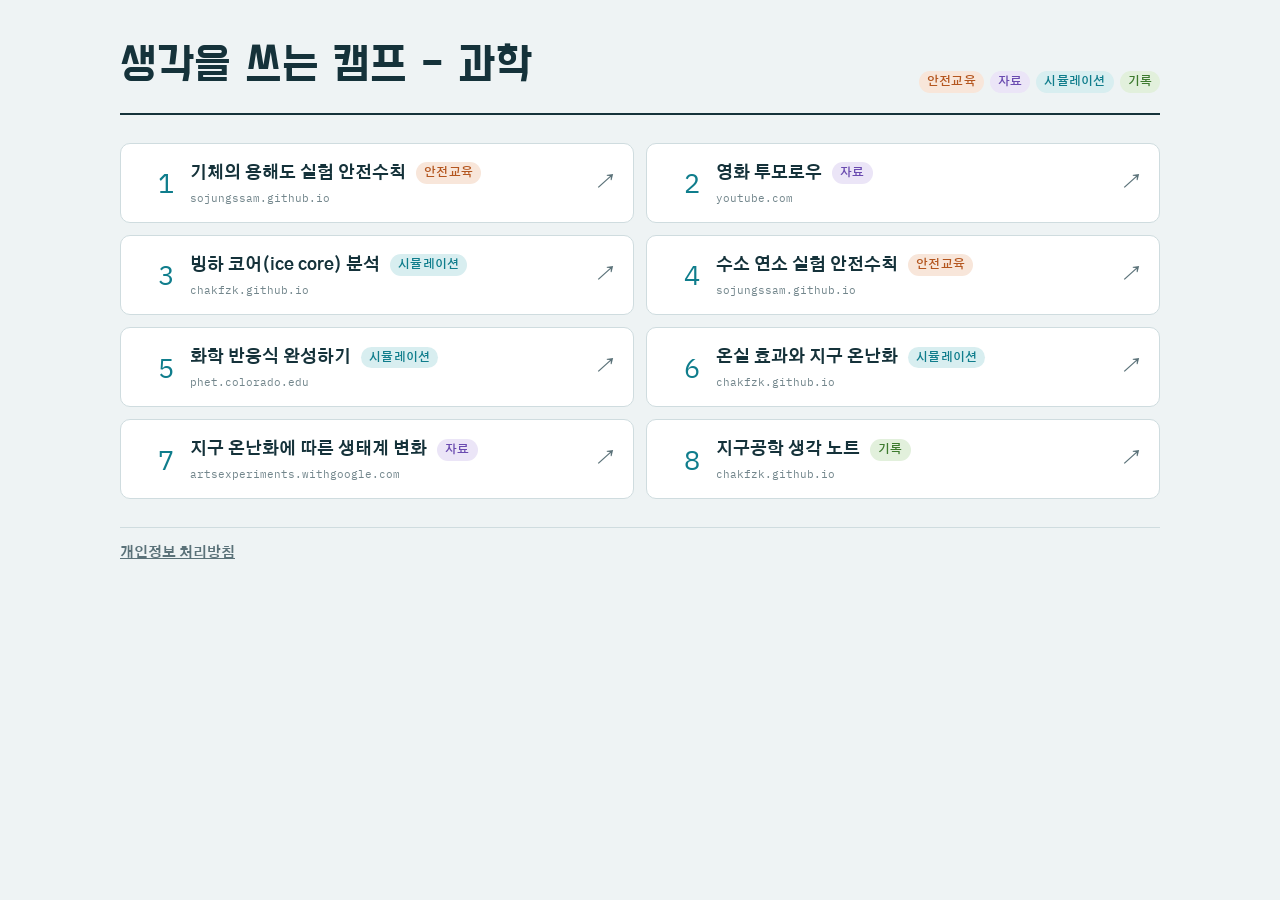
<file: index.html>
<!doctype html>
<html lang="ko">
<head>
<meta charset="utf-8">
<meta name="viewport" content="width=device-width, initial-scale=1, viewport-fit=cover">
<title>생각을 쓰는 캠프 - 과학</title>
<link rel="preconnect" href="https://fonts.googleapis.com">
<link rel="stylesheet" href="https://fonts.googleapis.com/css2?family=Do+Hyeon&family=Gothic+A1:wght@400;600;700&family=IBM+Plex+Mono:wght@500&display=swap">
<style>
/* Layout: 한 줄짜리 헤더 + 순서대로 번호 붙은 링크 카드 격자(넓으면 2열, 폰은 1열) */
:root{
  --bg:#eef3f4; --paper:#ffffff; --ink:#15323a; --muted:#5b7279; --line:#cfdcdf;
  --accent:#0f7d8c; --accent-soft:#d8eef0; --warm:#b4561f; --warm-soft:#f8e6da; --violet:#6a4bb0; --violet-soft:#ebe5f7; --green:#3d7a2e; --green-soft:#e2f0dc;
  --f-display:"Do Hyeon","Gothic A1",system-ui,sans-serif;
  --f-body:"Gothic A1",system-ui,-apple-system,"Apple SD Gothic Neo","Malgun Gothic",sans-serif;
  --f-mono:"IBM Plex Mono",ui-monospace,Menlo,monospace;
}
@media (prefers-color-scheme: dark){:root:not([data-theme="light"]){
  --bg:#0f1b1e; --paper:#162a2f; --ink:#e3eef0; --muted:#93abb1; --line:#28434a;
  --accent:#5cc6d2; --accent-soft:#1d3d43; --warm:#f0a070; --warm-soft:#3d2a1f; --violet:#bba6f0; --violet-soft:#2e2647; --green:#9fd38a; --green-soft:#223a1d; color-scheme:dark}}
:root[data-theme="dark"]{
  --bg:#0f1b1e; --paper:#162a2f; --ink:#e3eef0; --muted:#93abb1; --line:#28434a;
  --accent:#5cc6d2; --accent-soft:#1d3d43; --warm:#f0a070; --warm-soft:#3d2a1f; --violet:#bba6f0; --violet-soft:#2e2647; --green:#9fd38a; --green-soft:#223a1d; color-scheme:dark}

html,body{margin:0}
body{background:var(--bg);color:var(--ink);font-family:var(--f-body);font-size:16px;line-height:1.55}
.wrap{max-width:1040px;margin:0 auto;padding-block:40px 56px;
  padding-left:max(16px,env(safe-area-inset-left,0px));padding-right:max(16px,env(safe-area-inset-right,0px))}
header{display:flex;flex-wrap:wrap;align-items:flex-end;justify-content:space-between;gap:12px 24px;
  padding-bottom:20px;border-bottom:2px solid var(--ink);margin-bottom:28px}
h1{font-family:var(--f-display);font-weight:400;font-size:clamp(2rem,5vw,3rem);line-height:1.1;margin:0;text-wrap:balance}
.sub{margin:6px 0 0;color:var(--muted)}
.legend{display:flex;flex-wrap:wrap;gap:6px}
ol{list-style:none;margin:0;padding:0;display:grid;grid-template-columns:repeat(auto-fill,minmax(min(100%,440px),1fr));gap:12px}
li{min-width:0}
a.card{display:grid;grid-template-columns:auto 1fr auto;align-items:center;gap:16px;
  padding:16px 18px;background:var(--paper);border:1px solid var(--line);border-radius:10px;
  color:inherit;text-decoration:none;transition:border-color .15s,transform .15s}
a.card:hover{border-color:var(--accent);transform:translateY(-1px)}
a.card:focus-visible{outline:3px solid var(--accent);outline-offset:2px}
.no{font-family:var(--f-mono);font-size:1.7rem;line-height:1;color:var(--accent);width:2.2ch;text-align:right;font-variant-numeric:tabular-nums}
.body{min-width:0}
.top{display:flex;flex-wrap:wrap;align-items:center;gap:6px 10px}
.name{font-weight:700;font-size:1.08rem}
.desc{margin:3px 0 0;color:var(--muted);font-size:.93rem}
.host{margin:3px 0 0;font-family:var(--f-mono);font-size:.66rem;color:var(--muted);overflow-wrap:anywhere;opacity:.85}
.chip{font-size:.72rem;font-weight:600;letter-spacing:.02em;padding:2px 8px;border-radius:99px;
  background:var(--accent-soft);color:var(--accent);white-space:nowrap}
.chip.safe{background:var(--warm-soft);color:var(--warm)}
.chip.doc{background:var(--violet-soft);color:var(--violet)}
.chip.note{background:var(--green-soft);color:var(--green)}
.go{color:var(--muted);font-size:1.2rem}
a.card:hover .go{color:var(--accent)}
.foot{margin-top:28px;padding-top:14px;border-top:1px solid var(--line);font-size:.9rem}
.foot a{color:var(--muted);font-weight:700}
.foot a:hover{color:var(--accent)}
@media (prefers-reduced-motion:reduce){a.card{transition:none}a.card:hover{transform:none}}
</style>
</head>
<body>

<div class="wrap">
  <header>
    <div>
      <h1>생각을 쓰는 캠프 - 과학</h1>
    </div>
    <div class="legend" aria-label="자료 종류">
      <span class="chip safe">안전교육</span><span class="chip doc">자료</span><span class="chip">시뮬레이션</span><span class="chip note">기록</span>
    </div>
  </header>

  <ol>
    <li><a class="card" href="https://sojungssam.github.io/camp-science-lab/soda#safety" target="_blank" rel="noopener">
      <span class="no">1</span>
      <span class="body"><span class="top"><span class="name">기체의 용해도 실험 안전수칙</span><span class="chip safe">안전교육</span></span>
        <p class="host">sojungssam.github.io</p></span>
      <span class="go" aria-hidden="true">↗</span></a></li>

    <li><a class="card" href="https://youtu.be/oUY_2oCNCsk?si=N1FWpU7_hyssdI-9" target="_blank" rel="noopener">
      <span class="no">2</span>
      <span class="body"><span class="top"><span class="name">영화 투모로우</span><span class="chip doc">자료</span></span>
        <p class="host">youtube.com</p></span>
      <span class="go" aria-hidden="true">↗</span></a></li>

    <li><a class="card" href="icecore/" target="_blank" rel="noopener">
      <span class="no">3</span>
      <span class="body"><span class="top"><span class="name">빙하 코어(ice core) 분석</span><span class="chip">시뮬레이션</span></span>
        <p class="host">chakfzk.github.io</p></span>
      <span class="go" aria-hidden="true">↗</span></a></li>

    <li><a class="card" href="https://sojungssam.github.io/camp-science-lab/hydrogen" target="_blank" rel="noopener">
      <span class="no">4</span>
      <span class="body"><span class="top"><span class="name">수소 연소 실험 안전수칙</span><span class="chip safe">안전교육</span></span>
        <p class="host">sojungssam.github.io</p></span>
      <span class="go" aria-hidden="true">↗</span></a></li>

    <li><a class="card" href="https://phet.colorado.edu/sims/html/balancing-chemical-equations/1.2.9/balancing-chemical-equations_ko.html" target="_blank" rel="noopener">
      <span class="no">5</span>
      <span class="body"><span class="top"><span class="name">화학 반응식 완성하기</span><span class="chip">시뮬레이션</span></span>
        <p class="host">phet.colorado.edu</p></span>
      <span class="go" aria-hidden="true">↗</span></a></li>

    <li><a class="card" href="greenhouse/" target="_blank" rel="noopener">
      <span class="no">6</span>
      <span class="body"><span class="top"><span class="name">온실 효과와 지구 온난화</span><span class="chip">시뮬레이션</span></span>
        <p class="host">chakfzk.github.io</p></span>
      <span class="go" aria-hidden="true">↗</span></a></li>

    <li><a class="card" href="https://artsexperiments.withgoogle.com/impactfilter/" target="_blank" rel="noopener">
      <span class="no">7</span>
      <span class="body"><span class="top"><span class="name">지구 온난화에 따른 생태계 변화</span><span class="chip doc">자료</span></span>
        <p class="host">artsexperiments.withgoogle.com</p></span>
      <span class="go" aria-hidden="true">↗</span></a></li>

    <li><a class="card" href="note/" target="_blank" rel="noopener">
      <span class="no">8</span>
      <span class="body"><span class="top"><span class="name">지구공학 생각 노트</span><span class="chip note">기록</span></span>
        <p class="host">chakfzk.github.io</p></span>
      <span class="go" aria-hidden="true">↗</span></a></li>
  </ol>

  <footer class="foot"><a href="privacy/">개인정보 처리방침</a></footer>
</div>
</body>
</html>
</file>
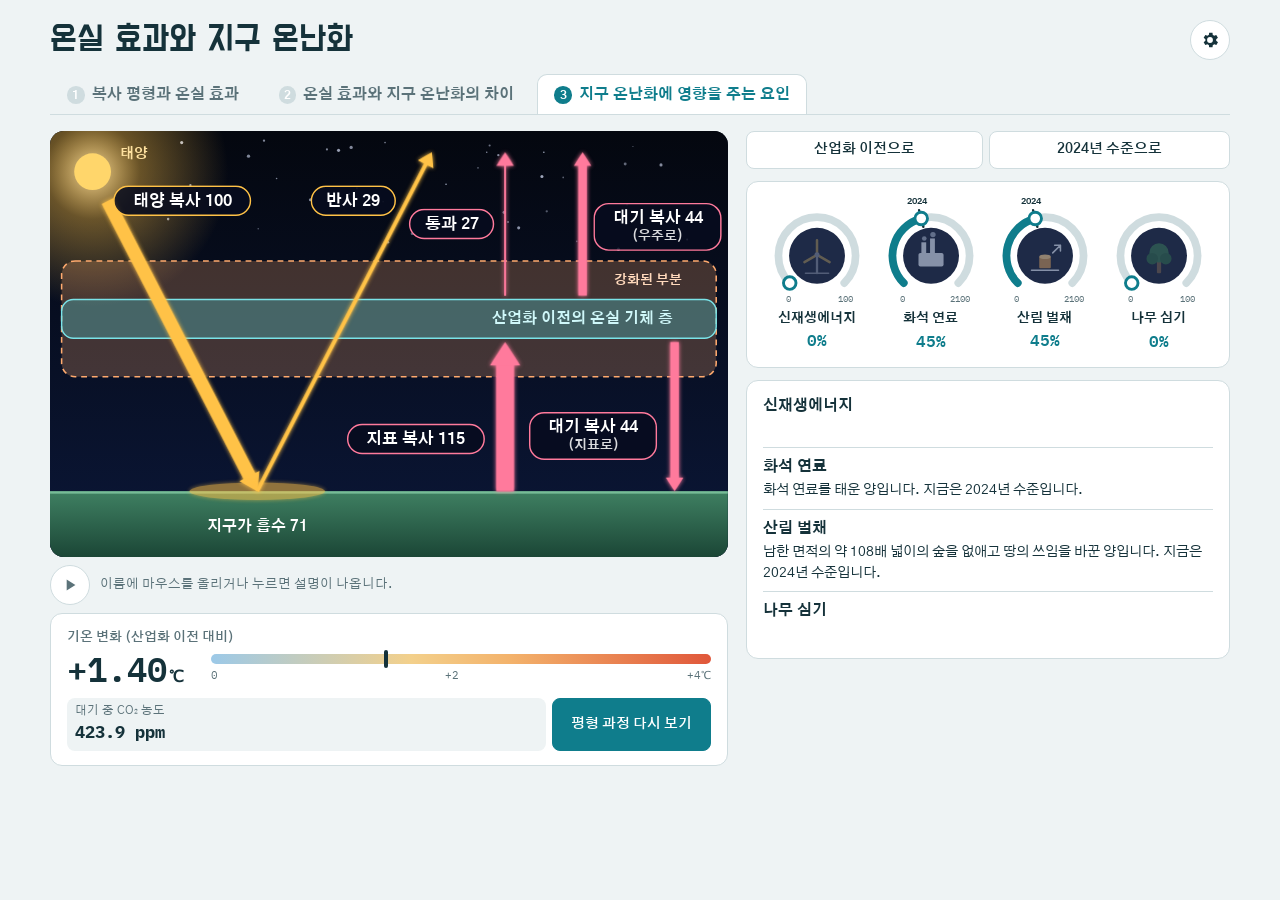
<file: factors/index.html>
<!doctype html>
<html lang="ko">
<head>
<meta charset="utf-8">
<meta name="viewport" content="width=device-width, initial-scale=1, viewport-fit=cover">
<script>/* 이 페이지는 '온실 효과와 지구 온난화'(greenhouse/)의 탭 안에서 열림. 주소로 바로 들어오면 그 페이지의 이 탭으로 넘어감 */
if(window.self!==window.top) document.documentElement.className+=" embed"; else location.replace("../greenhouse/#factors");</script>
<title>지구 온난화에 영향을 주는 요인</title>
<link rel="icon" type="image/svg+xml" href="favicon.svg">
<link rel="preconnect" href="https://fonts.googleapis.com">
<link rel="stylesheet" href="https://fonts.googleapis.com/css2?family=Do+Hyeon&family=Gothic+A1:wght@400;600;700&family=IBM+Plex+Mono:wght@500;600&display=swap">
<style>
html,body{margin:0}
[hidden]{display:none!important}
img{max-width:100%}
/* Layout: 제목 줄(오른쪽에 톱니 설정 버튼) / 왼쪽 에너지 흐름 도식, 오른쪽 조작판과 결과. 좁으면 한 열. 설정·수치 근거는 오른쪽에서 열리는 패널 */
:root{
  --bg:#eef3f4; --paper:#ffffff; --ink:#15323a; --muted:#5b7279; --line:#cfdcdf;
  --accent:#0f7d8c; --accent-soft:#d8eef0; --warm:#b4561f; --warm-soft:#f8e6da;
  --ok:#2f7d4f; --ok-soft:#dff0e5; --q:#7a5a00; --q-soft:#fbf1cf; --q-line:#ecd68a;
  --scrim:rgba(10,25,30,.42);
  --f-display:"Do Hyeon","Gothic A1",system-ui,sans-serif;
  --f-body:"Gothic A1",system-ui,-apple-system,"Apple SD Gothic Neo","Malgun Gothic",sans-serif;
  --f-mono:"IBM Plex Mono",ui-monospace,Menlo,monospace;
}
@media (prefers-color-scheme: dark){:root:not([data-theme="light"]){
  --bg:#0f1b1e; --paper:#162a2f; --ink:#e3eef0; --muted:#93abb1; --line:#28434a;
  --accent:#5cc6d2; --accent-soft:#1d3d43; --warm:#f0a070; --warm-soft:#3d2a1f;
  --ok:#8fd3a6; --ok-soft:#1f3a2b; --q:#f1d27a; --q-soft:#33300f; --q-line:#5c5320;
  --scrim:rgba(0,0,0,.55); color-scheme:dark}}
:root[data-theme="dark"]{
  --bg:#0f1b1e; --paper:#162a2f; --ink:#e3eef0; --muted:#93abb1; --line:#28434a;
  --accent:#5cc6d2; --accent-soft:#1d3d43; --warm:#f0a070; --warm-soft:#3d2a1f;
  --ok:#8fd3a6; --ok-soft:#1f3a2b; --q:#f1d27a; --q-soft:#33300f; --q-line:#5c5320;
  --scrim:rgba(0,0,0,.55); color-scheme:dark}

body{background:var(--bg);color:var(--ink);font-family:var(--f-body);font-size:15px;line-height:1.55}
button{font:inherit;color:inherit}
.wrap{max-width:1180px;margin:0 auto;padding-block:20px 40px;
  padding-left:max(16px,env(safe-area-inset-left,0px));padding-right:max(16px,env(safe-area-inset-right,0px))}
.top{display:flex;align-items:center;justify-content:space-between;gap:12px;margin-bottom:16px}
.embed .top{display:none}
.embed .wrap{padding-top:16px}
h1{font-family:var(--f-display);font-weight:400;font-size:clamp(1.6rem,4vw,2.2rem);line-height:1.15;margin:0;text-wrap:balance;min-width:0}
.btn{border:1px solid var(--line);background:var(--paper);border-radius:8px;padding:7px 12px;cursor:pointer;font-weight:600;font-size:.88rem}
.btn:hover{border-color:var(--accent)}
.btn:focus-visible,.pb:focus-visible,input:focus-visible,summary:focus-visible{outline:3px solid var(--accent);outline-offset:2px}
.btn.primary{background:var(--accent);border-color:var(--accent);color:var(--paper)}
.ibtn{display:inline-grid;place-items:center;width:40px;height:40px;padding:0;border-radius:50%;flex:none}
.ibtn svg{width:20px;height:20px;fill:currentColor}
.ibtn .i-pause{display:none}
.ibtn[data-state="playing"] .i-play{display:none}
.ibtn[data-state="playing"] .i-pause{display:block}

.main{display:grid;grid-template-columns:minmax(0,1.4fr) minmax(0,1fr);gap:18px;align-items:start}
@media (max-width:900px){.main{grid-template-columns:minmax(0,1fr)}}
.stagecol{position:relative;display:flex;flex-direction:column;gap:8px;min-width:0}
.stage{border-radius:14px;overflow:hidden;background:#060b1a}
.stage svg{display:block;width:100%;height:auto}
.stage [data-key]{cursor:help}
.stage [data-key]:focus{outline:none}
.stage [data-key]:focus-visible rect{stroke:#fff;stroke-width:3}
.stagebar{display:flex;align-items:center;gap:10px;color:var(--muted);font-size:.8rem}
.stagebar #again{margin-left:auto;flex:none}
.tip{position:absolute;z-index:5;max-width:min(260px,90%);background:var(--paper);color:var(--ink);border:1px solid var(--line);border-radius:8px;
  padding:8px 11px;font-size:.84rem;line-height:1.45;box-shadow:0 6px 18px rgba(0,0,0,.18);pointer-events:none}
.tip b{display:block;font-size:.8rem;color:var(--accent);margin-bottom:2px}
.panel{display:flex;flex-direction:column;gap:12px;min-width:0}
.box{background:var(--paper);border:1px solid var(--line);border-radius:12px;padding:14px 16px}
.lab{display:flex;justify-content:space-between;align-items:baseline;gap:8px;font-weight:700}
.lab output{font-family:var(--f-mono);font-size:1.25rem;color:var(--accent);font-variant-numeric:tabular-nums;min-width:8.5ch;text-align:right}
.rng{display:flex;align-items:center;gap:8px;margin-top:8px}
.rng input{flex:1;min-width:0;accent-color:var(--accent)}
.step{flex:none;width:44px;border:1px solid var(--line);background:var(--bg);border-radius:6px;padding:4px 0;cursor:pointer;font-family:var(--f-mono);font-size:.8rem}
.scale{position:relative;height:16px;margin:2px 52px 0;font-family:var(--f-mono);font-size:.68rem;color:var(--muted)}
.scale span{position:absolute;transform:translateX(-50%);white-space:nowrap}
.presets{display:grid;grid-template-columns:repeat(3,minmax(0,1fr));gap:6px;margin-top:12px}
.pb{border:1px solid var(--line);background:var(--bg);border-radius:8px;padding:6px 4px;cursor:pointer;display:flex;flex-direction:column;align-items:center;gap:1px;min-width:0}
.pb b{font-size:.82rem}
.pb small{font-family:var(--f-mono);font-size:.7rem;color:var(--muted)}
.pb[aria-pressed="true"]{border-color:var(--accent);background:var(--accent-soft)}
.pb[aria-pressed="true"] small{color:var(--accent)}
@media (min-width:420px){.presets{grid-template-columns:repeat(6,minmax(0,1fr))}.presets .pb{grid-column:span 2}.presets .w{grid-column:span 3}}

.temp{display:grid;grid-template-columns:8rem minmax(0,1fr);gap:4px 16px;align-items:center}
.temp .k{grid-column:1/-1;font-size:.82rem;color:var(--muted);font-weight:600;display:flex;align-items:center;justify-content:space-between;gap:8px}
.deltas.co2row{grid-template-columns:minmax(0,1fr) auto;align-items:stretch}
.co2row .btn{padding:0 18px}
.notes{display:flex;flex-direction:column;gap:0;padding-top:6px;padding-bottom:6px}
.nrow{padding:8px 0;border-top:1px solid var(--line);min-height:3.2em;font-size:.86rem;line-height:1.5}
.nrow:first-child{border-top:0}
.nrow b{display:flex;justify-content:space-between;font-size:.92rem}
.nrow b span{font-family:var(--f-mono);color:var(--accent)}
.nrow p{margin:2px 0 0;color:var(--muted)}
.nrow.on p{color:var(--ink)}
.nrow.now{background:linear-gradient(90deg,var(--accent-soft),transparent 70%);margin:0 -16px;padding-left:16px;padding-right:16px}
.temp .v{font-family:var(--f-mono);font-size:2.1rem;font-weight:600;line-height:1;font-variant-numeric:tabular-nums;white-space:nowrap}
.temp .v small{font-size:1rem;margin-left:2px}
.gauge{min-width:0}
.gauge .bar{position:relative;height:10px;border-radius:5px;background:linear-gradient(90deg,#4f8fd8,#9cc9e8 50%,#f3b26b 75%,#e0573a)}
.gauge .mk{position:absolute;top:-4px;width:4px;height:18px;margin-left:-2px;border-radius:2px;background:var(--ink)}
.gauge .lb{display:flex;justify-content:space-between;font-family:var(--f-mono);font-size:.68rem;color:var(--muted);margin-top:3px}
.deltas{display:grid;grid-template-columns:repeat(var(--n,3),minmax(0,1fr));gap:6px;margin-top:12px}
.deltas div{background:var(--bg);border-radius:8px;padding:6px 8px;min-width:0}
.deltas small{display:block;font-size:.72rem;color:var(--muted);line-height:1.3}
.deltas b{font-family:var(--f-mono);font-size:1.05rem;font-variant-numeric:tabular-nums}


details.q{background:var(--q-soft);border-color:var(--q-line)}
details.q summary{cursor:pointer;font-weight:700;color:var(--q)}
details.q p,details.q ol,details.q ul{margin:8px 0 0}
details.q ol,details.q ul{padding-left:20px}
details.q li{margin:4px 0}

/* 도식 애니메이션: 순서대로 보기(재생·일시정지) */
.stage .ar line{stroke-dasharray:1;stroke-dashoffset:0}
.stage.play .ar line{animation:draw .9s ease-out both;animation-delay:calc(var(--i) * 1s)}
.stage.play .ar polygon,.stage.play .bd{animation:fade .35s ease-out both;animation-delay:calc(var(--i) * 1s + .75s)}
.stage.paused .ar line,.stage.paused .ar polygon,.stage.paused .bd{animation-play-state:paused}
@keyframes draw{from{stroke-dashoffset:1}to{stroke-dashoffset:0}}
@keyframes fade{from{opacity:0}to{opacity:1}}
@media (prefers-reduced-motion:reduce){.stage.play .ar line,.stage.play .ar polygon,.stage.play .bd{animation:none}}

/* 설정·수치 근거 패널 */
.scrim{position:fixed;inset:0;background:var(--scrim);z-index:20}
.sheet{position:fixed;top:0;right:0;bottom:0;width:min(460px,100%);background:var(--paper);z-index:21;overflow-y:auto;
  border-left:1px solid var(--line);
  padding-top:max(18px,env(safe-area-inset-top,0px));padding-bottom:max(24px,env(safe-area-inset-bottom,0px));
  padding-left:20px;padding-right:max(20px,env(safe-area-inset-right,0px))}
.sheet header{display:flex;justify-content:space-between;align-items:center;gap:8px;margin-bottom:6px}
.sheet h2{font-family:var(--f-display);font-weight:400;font-size:1.4rem;margin:0}
.sheet h3{font-size:.92rem;margin:18px 0 4px;color:var(--accent)}
.sheet p,.sheet li{font-size:.86rem;color:var(--ink);margin:4px 0}
.sheet ul{padding-left:18px;margin:4px 0}
.sheet .opt{display:flex;align-items:center;gap:8px;padding:10px 12px;border:1px solid var(--line);border-radius:8px;margin-top:6px;cursor:pointer;font-weight:600;font-size:.88rem}
.sheet .opt input{width:18px;height:18px;accent-color:var(--accent)}
.sheet .wide{width:100%;margin-top:6px;padding:10px 12px;text-align:left}
.sheet .tw{overflow-x:auto;margin:6px 0}
.sheet table{border-collapse:collapse;font-size:.82rem;width:100%}
.sheet th,.sheet td{border-bottom:1px solid var(--line);padding:4px 6px;text-align:right;font-variant-numeric:tabular-nums;white-space:nowrap}
.sheet th:first-child,.sheet td:first-child{text-align:left;white-space:normal}
.sheet th{color:var(--muted);font-weight:600}
.sheet .num{font-family:var(--f-mono);font-variant-numeric:tabular-nums}
.knobs{display:grid;grid-template-columns:repeat(4,minmax(0,1fr));gap:10px 6px}
@media (max-width:520px){.knobs{grid-template-columns:repeat(2,minmax(0,1fr))}.kw{max-width:92px}}
.kn{display:flex;flex-direction:column;align-items:center;text-align:center;gap:2px;min-width:0}
.kw{width:100%;max-width:118px;touch-action:none;cursor:grab;-webkit-tap-highlight-color:transparent}
.kw:focus{outline:none}
.kw:focus-visible .ktr{stroke:var(--accent-soft)}
.kw:focus-visible .kth,.kw:active .kth{stroke-width:5}
.kw:active{cursor:grabbing}
.kw svg{display:block;width:100%;height:auto;overflow:visible}
.kw .ktr{fill:none;stroke:var(--line);stroke-width:8;stroke-linecap:round}
.kw .kf{fill:none;stroke:var(--accent);stroke-width:8;stroke-linecap:round}
.kw .kb{fill:#1E2A47}
.kw .ig{transition:opacity .15s}
.kw .kth{fill:var(--paper);stroke:var(--accent);stroke-width:3}
.kw .klb{font-family:var(--f-mono);font-size:9px;fill:var(--muted)}
.kw .k24{stroke:var(--ink);stroke-width:2.4;stroke-linecap:round}
.kw .k24t{font-family:var(--f-mono);font-size:9px;font-weight:600;fill:var(--ink)}
.kn .cn{font-weight:700;font-size:.84rem;line-height:1.25}
.kn .kv{font-family:var(--f-mono);font-size:1rem;font-weight:600;color:var(--accent);font-variant-numeric:tabular-nums}
.ct{display:none;font-size:.7rem;font-weight:700;padding:1px 8px;border-radius:99px}
.typed .ct{display:inline-block}
.ct.warm{background:var(--warm-soft);color:var(--warm)}
.ct.sol{background:var(--ok-soft);color:var(--ok)}
.typed .kn.warm .kf{stroke:var(--warm)} .typed .kn.warm .kth{stroke:var(--warm)} .typed .kn.warm .kv{color:var(--warm)}
.typed .kn.sol .kf{stroke:var(--ok)} .typed .kn.sol .kth{stroke:var(--ok)} .typed .kn.sol .kv{color:var(--ok)}
/* 다이얼 설명: 마지막으로 돌린 다이얼 하나. 높이를 잡아 두어 아래 칸이 들썩이지 않게 함 */
.acts{display:flex;flex-wrap:wrap;gap:6px}
.acts .btn{flex:1 1 auto}
.gauge.w .bar{background:linear-gradient(90deg,#9cc9e8,#f3d08b 40%,#f3b26b 60%,#e0573a)}
</style>
</head>
<body>
<div class="wrap" id="root">
  <div class="top">
    <h1>지구 온난화에 영향을 주는 요인</h1>
    <button type="button" class="btn ibtn" id="openSheet" aria-haspopup="dialog" aria-label="설정 · 수치 근거" title="설정 · 수치 근거">
      <svg viewBox="0 0 24 24" aria-hidden="true"><path d="M19.4 13a7.5 7.5 0 0 0 0-2l2.1-1.6-2-3.5-2.5 1a7.4 7.4 0 0 0-1.7-1L15 3.3h-4l-.4 2.6a7.4 7.4 0 0 0-1.7 1l-2.5-1-2 3.5L6.5 11a7.5 7.5 0 0 0 0 2l-2.1 1.6 2 3.5 2.5-1a7.4 7.4 0 0 0 1.7 1l.4 2.6h4l.4-2.6a7.4 7.4 0 0 0 1.7-1l2.5 1 2-3.5zM12 15.5a3.5 3.5 0 1 1 0-7 3.5 3.5 0 0 1 0 7z"/></svg>
    </button>
  </div>

  <div class="main">
    <div class="stagecol" id="stagecol">
      <div class="stage" id="stage"></div>
      <div class="stagebar">
        <button type="button" class="btn ibtn" id="replay" data-state="idle" aria-label="순서대로 재생" title="순서대로 보기">
          <svg class="i-play" viewBox="0 0 24 24" aria-hidden="true"><path d="M8 5.5v13l10.5-6.5z"/></svg>
          <svg class="i-pause" viewBox="0 0 24 24" aria-hidden="true"><path d="M7 5h3.5v14H7zM13.5 5H17v14h-3.5z"/></svg>
        </button>
        <span>이름에 마우스를 올리거나 누르면 설명이 나옵니다.</span>
      </div>
      <div class="tip" id="tip" role="tooltip" hidden></div>
      <div class="box tempbox">
        <div class="temp">
          <div class="k">기온 변화 (산업화 이전 대비)</div>
          <div class="v" id="tVal"></div>
          <div class="gauge w" aria-hidden="true"><div class="bar"><span class="mk" id="tMk"></span></div><div class="lb"><span>0</span><span>+2</span><span>+4℃</span></div></div>
        </div>
        <div class="deltas co2row">
          <div><small>대기 중 CO₂ 농도</small><b id="cVal"></b></div>
          <button type="button" class="btn primary" id="again">평형 과정 다시 보기</button>
        </div>
      </div>
    </div>

    <div class="panel">
      <div class="acts">
        <button type="button" class="btn" id="p0">산업화 이전으로</button>
        <button type="button" class="btn" id="p1">2024년 수준으로</button>
      </div>
      <div class="box"><div class="knobs" id="knobs"></div></div>
      <div class="box notes" id="notes" aria-live="polite"></div>


    </div>
  </div>
</div>

<div class="scrim" id="scrim" hidden></div>
<aside class="sheet" id="sheet" role="dialog" aria-modal="true" aria-labelledby="sheetTitle" hidden>
  <header><h2 id="sheetTitle">설정 · 수치 근거</h2><button type="button" class="btn" id="closeSheet">닫기</button></header>

  <h3>설정</h3>
  <label class="opt"><input type="checkbox" id="showType"> 요인의 종류 보기 <span style="font-weight:400;color:var(--muted)">(강화 / 줄이기)</span></label>
  <label class="opt"><input type="checkbox" id="hideNum"> 에너지 값 숨기기 <span style="font-weight:400;color:var(--muted)">(농도와 기온은 그대로)</span></label>
  <button type="button" class="btn wide" id="reset">초기화 (2024년 수준으로)</button>

  <h3>손잡이의 0%와 100%</h3>
  <ul>
    <li>0%는 산업화 이전, 100%는 IPCC 중간 배출 시나리오(SSP2-4.5)에서 2100년까지 더해질 양이다.</li>
    <li>100%는 2100년 SSP2-4.5 농도 603 ppm까지의 증가분 323 ppm이다(IPCC AR6 1실무그룹 부록 III 표 AIII.2).</li>
    <li>화석 연료·산림 벌채의 2024 눈금(약 <span class="num" id="sT24"></span>%)은 2024년 농도 423.9 ppm에 해당한다.</li>
  </ul>

  <h3>CO₂ 농도</h3>
  <ul>
    <li>산업화 이전 280 ppm('복사 평형과 온실 효과' 탭과 같은 값, NOAA. WMO는 278.3 ppm, IPCC AR6은 1750년 약 278 ppm으로 제시) → 2024년 전 지구 평균 423.9 ± 0.2 ppm(WMO 온실 기체 회보 21호).</li>
    <li>증가분은 화석 연료·시멘트 69%, 토지 이용 변화 31%로 나눴다(Global Carbon Budget 2023, 1850~2022년 누적 배출 비율). '화석 연료' 다이얼에는 시멘트 생산(석회석을 가열할 때 나오는 CO₂)도 들어 있다. 미래 증가분에도 같은 비율을 적용한 것은 단순화이다.</li>
    <li>참고: IPCC AR6의 2019년 값은 409.9 ppm이다.</li>
  </ul>

  <h3>기온 변화</h3>
  <ul>
    <li>'복사 평형과 온실 효과' 탭과 같은 한 겹 대기 모형으로 계산하였다. 280→424 ppm의 기온 상승이 2024년까지 관측된 장기 온난화 약 1.4℃(WMO, 1850~1900년 대비 1.34~1.41℃)와 같도록 맞춘 모형이며, CO₂ 2배일 때 약 2.4℃가 오른다.</li>
    <li>2024년 수준은 약 +<span class="num" id="sT1"></span>℃, 두 손잡이 100%(603 ppm)는 약 +<span class="num" id="sT2"></span>℃이다. IPCC가 SSP2-4.5에서 전망한 2081~2100년 평균 +2.7℃(2.1~3.5℃, 표 SPM.1)와 비슷한 수준이나, 이 모형은 CO₂만 반영하였다.</li>
    <li>IPCC AR6의 평형 기후 민감도 최선 추정값 3℃(2.5~4℃)를 쓰면 같은 농도에서 기온 상승이 더 크다(2024년 수준 약 +1.8℃). 실제 지구가 아직 새 평형에 이르지 않아 관측된 온난화가 평형값보다 작기 때문이다.</li>
    <li>요인을 바꾼 뒤 기온이 따라 오르는 과정은 개념적으로 줄인 시간이다(실제로는 수십~수백 년). 미래 예측값이 아니다.</li>
  </ul>

  <h3>에너지 값</h3>
  <ul>
    <li>'복사 평형과 온실 효과' 탭과 같이 입사 태양 복사 340 W/m²를 100으로 놓고, 반사 29·흡수 71로 고정하였다(IPCC AR6 그림 7.2).</li>
    <li>대기는 '복사 평형과 온실 효과' 탭과 같은 한 겹 모형이다. 대기의 흡수 비율은 CO₂ 농도로 정하고, 지표 복사는 그 순간의 지표 기온으로 계산하였다. 따라서 같은 농도에서 평형에 이르면 6번과 같은 값이 나온다.</li>
    <li>그래서 요인을 바꾼 직후에는 우주로 나가는 지구 복사가 흡수량보다 작고(흡수 &gt; 방출), 기온이 오르면서 다시 같아진다.</li>
  </ul>

  <h3>IPCC 그림 7.2와 비교</h3>
  <p>그림 7.2(p.934)의 21세기 초 값(W/m²)을 입사 340 = 100으로 환산해 2024년 화면 값과 비교하였다.</p>
  <div class="tw"><table>
    <thead><tr><th>항목</th><th>W/m²</th><th>100 기준</th><th>화면</th></tr></thead>
    <tbody>
      <tr><td>입사</td><td>340</td><td>100</td><td>100</td></tr>
      <tr><td>반사</td><td>100</td><td>29.4</td><td>29</td></tr>
      <tr><td>흡수 (대기 80 + 지표 160)</td><td>240</td><td>70.6</td><td>71</td></tr>
      <tr><td>우주로 나가는 지구 복사</td><td>239</td><td>70.3</td><td>71</td></tr>
      <tr><td>지표 복사</td><td>398</td><td>117.1</td><td>115</td></tr>
      <tr><td>증발·대류</td><td>103</td><td>30.3</td><td>없음</td></tr>
      <tr><td>지표 쪽 대기 복사</td><td>342</td><td>100.6</td><td>44</td></tr>
    </tbody>
  </table></div>
  <ul>
    <li>입사·반사·흡수·우주로 나가는 지구 복사는 실제와 1 이내로 일치하고, 지표 복사는 약 2% 작다.</li>
    <li>실제로는 지표가 47.1, 대기가 23.5를 흡수한다. 그림에서는 두 값을 합쳐 '지구가 흡수 71'로 나타냈다.</li>
    <li>지표 쪽 대기 복사는 실제의 절반 이하이다. 실제 대기는 지표 복사 외에도 태양 복사(23.5)와 증발·대류로 올라온 열(30.3)을 받고, 아래쪽이 더 따뜻해 지표 쪽으로 더 많이 방출한다. 이 모형은 둘을 생략하고 대기를 온도가 하나인 한 겹으로 두어 위아래로 같은 양을 방출한다. 따라서 이 값은 농도에 따른 증감의 방향을 보는 데 쓴다.</li>
    <li>통과(27)는 2024년 기온이 15.0℃가 되도록 맞춘 모형에서 계산된 값이다. 그림 7.2는 대기의 창을 화살표로 나타내지만 수치를 제시하지 않아 비교하지 않았다.</li>
  </ul>

  <h3>복사 평형과 지금의 지구</h3>
  <ul>
    <li>화면의 '복사 평형'은 그 농도가 오래 유지되어 지구가 새 평형에 이른 뒤의 상태이다.</li>
    <li>실제 지구는 온실 기체가 계속 늘어 평형이 깨진 상태이며, 흡수하는 에너지가 내보내는 에너지보다 많다. IPCC AR6는 지구 에너지 불균형을 1971~2006년 0.50 [0.32~0.69] W/m², 2006~2018년 0.79 [0.52~1.06] W/m²로 평가하였다(1실무그룹 제7장 요약 p.925, 7.2.2절 p.937). 늘어난 에너지의 91%는 바다에 쌓였다.</li>
    <li>같은 장 그림 7.2(p.934)도 21세기 초 지구의 에너지 불균형을 0.7 (0.5~0.9) W/m²로 표시한다.</li>
    <li>화면 기준(340 W/m² = 100)으로 환산하면 0.79 W/m²는 약 0.2이므로, 정수로 나타내면 0으로 반올림되어 흡수와 방출이 같게 보인다.</li>
  </ul>

  <h3>줄이는 요인의 크기</h3>
  <ul>
    <li>신재생에너지는 그때 쓰는 화석 연료 중 그 비율만큼을 대체한다고 가정하였다(50% = 화석 연료 배출이 절반, 100% = 0). 화석 연료가 없으면 효과가 없다.</li>
    <li>나무 심기는 AR6 3실무그룹 제12장의 농림업·토지 부문 CO₂ 제거 2050년 중앙값 약 3 GtCO₂/년을 참고해, 연 3 GtCO₂를 30년 동안 흡수하는 규모(100% = 90 GtCO₂)로 놓았다.</li>
    <li>설명의 넓이는 우리나라 숲(30년생) 1 ha가 1년에 CO₂ 약 10.4톤을 흡수한다는 값(국립산림과학원 주요 산림수종의 표준 탄소흡수량)으로 환산하였다. 100%는 연 3 GtCO₂ ÷ 10.4 t/ha ≈ 2.9억 ha로 남한 면적(약 10만 km²)의 약 29배이다. 어린나무는 30년생보다 덜 흡수하므로 실제로 필요한 넓이는 이보다 넓다.</li>
    <li>산림 벌채 설명의 넓이는 아마존 같은 열대우림 1 ha를 없앨 때 나오는 CO₂로 환산하였다. IPCC 2006 국가 온실가스 인벤토리 지침 4권 4장의 기본값(아메리카 열대우림 지상부 생물량 300 t d.m./ha, 표 4.7 p.4.53; 뿌리 : 줄기 비 0.37, 표 4.4 p.4.49; 탄소 비율 0.47, 표 4.3 p.4.48)으로 1 ha당 탄소 약 193톤(CO₂ 약 708톤)이며, 흙의 탄소는 넣지 않았다. 다이얼의 CO₂ 증가분을 대기 잔류 비율 45%로 나누어 배출량으로 바꾼 뒤 이 값으로 나누었다(2024년 수준 약 108배, 100% 약 244배). 실제 토지 이용 변화에는 숲이 아닌 땅과 흙의 탄소도 들어 있어 이 넓이는 어림값이다.</li>
    <li>농도 환산은 1 ppm ≈ 7.8 GtCO₂, 대기 잔류 비율 약 45%를 써서 100%일 때 −<span class="num" id="sTree"></span> ppm이다. 이 가정은 교육용이며 원문 대조가 필요하다.</li>
    <li>제거량은 산업화 이전 농도 아래로 내려가지 않게 제한하였다. CO₂ 제거에 대한 반응은 배출과 정확히 대칭이 아니다(AR6 1실무그룹 제5장).</li>
  </ul>

  <h3>생략한 요인</h3>
  <ul>
    <li>메테인(2019년 약 +0.54 W/m²), 태양·화산 활동(1750년 이후 −0.02℃), 숲 지키기, 오존·냉매·질소 비료·비행운·에어로졸·지표 반사율은 넣지 않았다. 오존 등 나머지 요인의 2019년 합은 약 +0.02 W/m²이다(AR6 1실무그룹 제7장).</li>
  </ul>

  <h3>그림</h3>
  <ul>
    <li>파란 띠는 산업화 이전에도 있던 온실 기체 층(수증기, 이산화 탄소 등)이다. 이 층이 없으면 지구 평균 기온은 약 −18℃이다(교과서 비교값).</li>
    <li>주황 점선 띠는 사람 활동으로 강화된 부분이다. 두께 변화는 보기 쉽게 과장하였다.</li>
    <li>적외선 화살표(지표 복사·통과·대기 복사)의 두께는 280 ppm보다 진할 때 그 농도와의 차이를 10배로 키워 그렸다. 실제 값은 몇 %만 변해 비례대로 그리면 차이가 보이지 않기 때문이다. 이름표의 숫자는 실제 값이다.</li>
    <li>화살표 두께는 다이얼을 돌리는 즉시 그 농도의 새 평형 값으로 그렸다. 평형에 이르는 동안 기온과 이름표의 숫자는 천천히 바뀐다.</li>
    <li>이 요인들은 반사율을 바꾸지 않는다고 가정하였다.</li>
  </ul>
</aside>

<script>
(function(){
"use strict";
var $=function(id){return document.getElementById(id);};
var hide=false, TIPS={};
var reduce=false; try{reduce=window.matchMedia("(prefers-reduced-motion: reduce)").matches;}catch(e){}
var SIG=5.670374e-8, ASR=240, TE=Math.pow(ASR/SIG,0.25);
var F100=100/340; function P(v){return Math.round(v*F100);}
var ABS=P(ASR), REF=100-ABS;

/* 도식 공통 (viewBox 700×440) */
var VW=700, VH=440, SURF=372, TOP=22, SCX=44, SCY=42, HX=214;
var K=(HX-SCX)/(SURF-SCY);
function xRef(y){return HX+K*(SURF-y);}
var UL=Math.hypot(HX-SCX,SURF-SCY), SX=SCX+34*(HX-SCX)/UL, SY=SCY+34*(SURF-SCY)/UL;
var EM=470, SP=550, BK=645, SUN="#FFC247", IR="#FF7A9C";
function wd(v){return Math.max(2,v/25);}
function arrow(x1,y1,x2,y2,w,c,i){
  var dx=x2-x1, dy=y2-y1, L=Math.hypot(dx,dy), ux=dx/L, uy=dy/L;
  var hl=Math.max(14,w*1.3), hw=Math.max(9,w*0.85), ex=x2-ux*hl*.85, ey=y2-uy*hl*.85;
  var bx=x2-ux*hl, by=y2-uy*hl, px=-uy, py=ux;
  return '<g class="ar" style="--i:'+i+'" filter="url(#glow)"><line pathLength="1" x1="'+x1.toFixed(1)+'" y1="'+y1.toFixed(1)+'" x2="'+ex.toFixed(1)+'" y2="'+ey.toFixed(1)+'" stroke="'+c+'" stroke-width="'+w.toFixed(1)+'"/>'+
    '<polygon points="'+(bx+px*hw).toFixed(1)+','+(by+py*hw).toFixed(1)+' '+(bx-px*hw).toFixed(1)+','+(by-py*hw).toFixed(1)+' '+x2.toFixed(1)+','+y2.toFixed(1)+'" fill="'+c+'"/></g>';
}
function tw(t){var w=22; for(var i=0;i<t.length;i++) w+=t.charCodeAt(i)>=0xAC00?17:10.2; return w;}
function keyAttr(k){ return k?' data-key="'+k+'" tabindex="0" aria-label="'+TIPS[k][0]+': '+TIPS[k][1]+'"':''; }
/* sub: 둘째 줄(작은 글씨). 대기 복사의 방향 '(지표로)'·'(우주로)'에 씀 */
function badge(x,y,lab,val,c,anchor,i,k,sub){
  var t=(hide||val===null)?lab:lab+" "+val, w=Math.max(tw(t),sub?tw(sub)*.8:0), x0=anchor==="end"?x-w:anchor==="middle"?x-w/2:x, h=sub?48:30;
  return '<g class="bd" style="--i:'+i+'"'+keyAttr(k)+'><rect x="'+x0.toFixed(1)+'" y="'+(y-15)+'" width="'+w.toFixed(1)+'" height="'+h+'" rx="15" fill="rgba(7,12,31,.86)" stroke="'+c+'" stroke-width="1.5"/>'+
    '<text x="'+(x0+w/2).toFixed(1)+'" y="'+y+'" fill="#fff" font-size="17" font-weight="700" text-anchor="middle" dominant-baseline="central">'+t+'</text>'+
    (sub?'<text x="'+(x0+w/2).toFixed(1)+'" y="'+(y+19)+'" fill="#fff" fill-opacity=".85" font-size="13.5" font-weight="700" text-anchor="middle" dominant-baseline="central">'+sub+'</text>':'')+'</g>';
}
function label(x,y,t,size,fill,k){
  var w=t.length*size*0.95+16;
  return '<g'+keyAttr(k)+'><rect x="'+(x-w/2).toFixed(1)+'" y="'+(y-size*0.9)+'" width="'+w.toFixed(1)+'" height="'+(size*1.8)+'" fill="transparent"/>'+
    '<text x="'+x+'" y="'+y+'" fill="'+fill+'" font-size="'+size+'" font-weight="700" text-anchor="middle" dominant-baseline="central">'+t+'</text></g>';
}
var STARS=(function(){ var s="", seed=7; function r(){seed=(seed*9301+49297)%233280; return seed/233280;}
  for(var i=0;i<46;i++){ var x=r()*660+20, y=r()*120+6, rad=r()*1.2+.5; if(x<110&&y<100) continue; s+='<circle cx="'+x.toFixed(0)+'" cy="'+y.toFixed(0)+'" r="'+rad.toFixed(1)+'" fill="#DDE6FF" opacity="'+(.35+r()*.5).toFixed(2)+'"/>'; } return s; })();
function svgHead(aria){
  return '<svg viewBox="0 0 '+VW+' '+VH+'" role="img" aria-label="'+aria+'">'+
    '<defs><linearGradient id="sp" x1="0" y1="0" x2="0" y2="1"><stop offset="0" stop-color="#04070F"/><stop offset="1" stop-color="#0B1738"/></linearGradient>'+
    '<linearGradient id="gd" x1="0" y1="0" x2="0" y2="1"><stop offset="0" stop-color="#3F8062"/><stop offset="1" stop-color="#1B4636"/></linearGradient>'+
    '<radialGradient id="sg" cx="'+SCX+'" cy="'+SCY+'" r="140" gradientUnits="userSpaceOnUse"><stop offset="0" stop-color="#FFE2A0" stop-opacity=".95"/><stop offset=".35" stop-color="#FFC247" stop-opacity=".4"/><stop offset="1" stop-color="#FFC247" stop-opacity="0"/></radialGradient>'+
    '<filter id="glow" filterUnits="userSpaceOnUse" x="-20" y="-20" width="'+(VW+40)+'" height="'+(VH+40)+'"><feGaussianBlur stdDeviation="2.4" result="b"/><feMerge><feMergeNode in="b"/><feMergeNode in="SourceGraphic"/></feMerge></filter></defs>'+
    '<rect width="'+VW+'" height="'+VH+'" fill="url(#sp)"/>'+STARS+
    '<circle cx="'+SCX+'" cy="'+SCY+'" r="140" fill="url(#sg)"/><circle cx="'+SCX+'" cy="'+SCY+'" r="19" fill="#FFD66B"/>'+
    '<text x="72" y="24" fill="#FFE2A0" font-size="14" font-weight="700" dominant-baseline="central">태양</text>';
}
function ground(){ return '<rect x="0" y="'+SURF+'" width="'+VW+'" height="'+(VH-SURF)+'" fill="url(#gd)"/><rect x="0" y="'+SURF+'" width="'+VW+'" height="2.5" fill="#8FD6AE" opacity=".7"/>'; }
/* 공통 화살표: 태양 복사, 반사, 지표 흡수, 지표 복사, 통과, 대기 복사(아래·위) */
/* IR 화살표 두께: 280 ppm(대기 있음)보다 진하면 그때와의 차이를 EXG배로 키워 그림(값 자체는 몇 %만 변해 정비례로는 안 보임). 이름표 숫자는 실제 값 */
var EXG=10;
function xw(v,ref,on){ return wd(on?ref+EXG*(v-ref):v); }
/* fw: 굵기용 값(주지 않으면 f). 탭 ③은 그 농도의 평형 값을 넘겨, 기온을 기다리지 않고 다이얼을 돌리는 즉시 굵기가 바뀜. 이름표 숫자는 f */
function flowArrows(f,bt,bb,eps,fw){
  fw=fw||f;
  var e0=epsOf(280), es0=ASR/(1-e0/2), on=eps>e0;
  var s=arrow(SX,SY,HX,SURF,wd(340),SUN,0)+badge(66,72,"태양 복사",100,SUN,"start",0,"sun");
  s+=arrow(HX,SURF,xRef(TOP),TOP,wd(100),SUN,1)+badge(xRef(72)-12,72,"반사",REF,SUN,"end",1,"ref");
  s+='<g class="bd" style="--i:2"'+keyAttr("abs")+'><ellipse cx="'+HX+'" cy="'+SURF+'" rx="70" ry="9" fill="'+SUN+'" opacity=".55" filter="url(#glow)"/>'+
     '<rect x="'+(HX-90)+'" y="392" width="180" height="32" fill="transparent"/>'+
     '<text x="'+HX+'" y="408" fill="#fff" font-size="16" font-weight="700" text-anchor="middle" dominant-baseline="central">지구가 흡수'+(hide?"":" "+ABS)+'</text></g>';
  if(f.none){
    s+=arrow(EM,SURF,EM,TOP,wd(f.Es),IR,3)+badge(EM-14,318,"지표 복사",f.em,IR,"end",3,"surf")+badge(EM+14,96,"모두 우주로",null,IR,"start",3,"pass");
    return s;
  }
  /* 화살표 끝점은 층 두께와 상관없이 '대기 있음(280 ppm)' 층의 위아래(174~214)에 고정. 층이 두꺼워지면 화살표가 층 안으로 들어가 보임 → 길이는 그대로, 굵기만 바뀜 */
  bt=174; bb=214;
  var wE=xw(fw.Es,es0,on), wB=xw(eps*fw.Es/2,e0*es0/2,on), hE=Math.max(9,wE*0.85), hB=Math.max(9,wB*0.85);
  s+=arrow(EM,SURF,EM,bb+4,wE,IR,3)+badge(EM-Math.max(14,hE+6),318,"지표 복사",f.em,IR,"end",3,"surf");
  var yp=Math.min(96,bt-24), yu=Math.min(90,bt-40); /* 층이 두꺼워지면 위쪽 이름표를 올림 */
  if(f.pass>0) s+=arrow(EM,bt-4,EM,TOP,xw((1-eps)*fw.Es,(1-e0)*es0,on),IR,4)+badge(EM-12,yp,"통과",f.pass,IR,"end",4,"pass");
  s+=arrow(BK,bb+4,BK,SURF,xw(eps*fw.Es/2,e0*es0/2,on),IR,5)+badge((EM+hE+BK-hB)/2,306,"대기 복사",f.up,IR,"middle",5,"down","(지표로)");
  s+=arrow(SP,bt-4,SP,TOP,xw(eps*fw.Es/2,e0*es0/2,on),IR,5)+badge(SP+12,yu,"대기 복사",f.up,IR,"start",5,"upa","(우주로)");
  return s;
}

/* 그림 그리기와 툴팁 */
var stage=$("stage"), col=$("stagecol"), tip=$("tip"), tipKey=null;
function paint(svg){
  stage.innerHTML=svg;
  var bds=stage.querySelectorAll(".bd"), last=null, mi=-1;
  for(var i=0;i<bds.length;i++){ var n=+bds[i].style.getPropertyValue("--i"); if(n>=mi){mi=n; last=bds[i];} }
  if(last) last.setAttribute("data-last","1");
  if(tipKey) showTip(tipKey);
}
function showTip(k){
  var el=stage.querySelector('[data-key="'+k+'"]'); if(!el||!TIPS[k]){ hideTip(); return; }
  tipKey=k; tip.innerHTML='<b>'+TIPS[k][0]+'</b>'+TIPS[k][1]; tip.hidden=false;
  var r=el.getBoundingClientRect(), h=col.getBoundingClientRect(), sr=stage.getBoundingClientRect();
  var tw_=tip.offsetWidth, th=tip.offsetHeight;
  var left=Math.max(4,Math.min(h.width-tw_-4, r.left-h.left+r.width/2-tw_/2));
  var top=r.bottom-h.top+6;
  if(top+th>sr.bottom-h.top) top=r.top-h.top-th-6;
  tip.style.left=left+"px"; tip.style.top=Math.max(0,top)+"px";
}
function hideTip(){ tipKey=null; tip.hidden=true; }
stage.addEventListener("pointermove",function(e){ var k=e.target.closest&&e.target.closest("[data-key]"); if(k){ if(k.dataset.key!==tipKey) showTip(k.dataset.key); } else if(e.pointerType==="mouse") hideTip(); });
stage.addEventListener("pointerleave",function(e){ if(e.pointerType==="mouse") hideTip(); });
stage.addEventListener("click",function(e){ var k=e.target.closest("[data-key]"); if(k) showTip(k.dataset.key); else hideTip(); });
stage.addEventListener("focusin",function(e){ var k=e.target.closest("[data-key]"); if(k) showTip(k.dataset.key); });
stage.addEventListener("focusout",hideTip);
document.addEventListener("pointerdown",function(e){ if(!stage.contains(e.target)) hideTip(); });

/* 순서대로 보기: 재생·일시정지 */
var pbtn=$("replay");
function setPS(s){ pbtn.dataset.state=s; pbtn.setAttribute("aria-label", s==="playing"?"일시정지":"순서대로 재생"); }
function startPlay(){ stage.classList.remove("play","paused"); void stage.offsetWidth; stage.classList.add("play"); setPS(reduce?"idle":"playing"); }
function stopPlay(){ stage.classList.remove("play","paused"); setPS("idle"); }
pbtn.addEventListener("click",function(){
  var s=pbtn.dataset.state;
  if(s==="playing"){ stage.classList.add("paused"); setPS("paused"); }
  else if(s==="paused"){ stage.classList.remove("paused"); setPS("playing"); }
  else { if(typeof beforePlay==="function") beforePlay(); startPlay(); }
});
stage.addEventListener("animationend",function(e){ if(e.target.getAttribute&&e.target.getAttribute("data-last")) setPS("idle"); });

/* 설정 패널 */
var sheet=$("sheet"), scrim=$("scrim"), opener=$("openSheet");
function openS(){ sheet.hidden=false; scrim.hidden=false; $("closeSheet").focus(); }
function closeS(){ sheet.hidden=true; scrim.hidden=true; opener.focus(); }
opener.addEventListener("click",openS); $("closeSheet").addEventListener("click",closeS); scrim.addEventListener("click",closeS);
document.addEventListener("keydown",function(e){ if(e.key==="Escape"&&!sheet.hidden) closeS(); });
function f1(x){var r=x.toFixed(1); if(r==="-0.0") r="0.0"; return r.replace("-","−");}
function sd(d){return (d>=0.05?"+":d<=-0.05?"−":"")+Math.abs(d).toFixed(1);}

TIPS={
  sun:["태양 복사","태양에서 지구로 들어오는 에너지입니다. 들어오는 양을 100으로 놓고 다른 값을 나타냈습니다."],
  ref:["반사","구름·대기·지표에서 반사되어 곧바로 우주로 나가는 태양 복사입니다. 이 요인들로는 변하지 않습니다."],
  abs:["지구가 흡수","반사되지 않은 태양 복사를 지구가 흡수한 양입니다. 실제로는 대기와 지표가 나누어 흡수하지만, 이 그림에서는 합쳐서 나타냈습니다."],
  surf:["지표 복사","데워진 지표가 내보내는 적외선 에너지입니다. 지표가 따뜻할수록 커집니다."],
  pass:["통과","지표 복사 중 대기에 흡수되지 않고 곧바로 우주로 나가는 몫입니다."],
  down:["대기 복사 (지표로)","온실 기체가 흡수한 에너지를 다시 내보낸 것 중 지표로 향하는 몫입니다. 지표를 더 데웁니다."],
  upa:["대기 복사 (우주로)","온실 기체가 흡수한 에너지를 다시 내보낸 것 중 우주로 향하는 몫입니다. 통과한 몫과 합한 것이 지구 복사입니다."],
  pre:["산업화 이전의 온실 기체 층","사람이 화석 연료를 많이 쓰기 전에도 있던 수증기·이산화 탄소 등의 층입니다."],
  enh:["강화된 부분","사람 활동으로 늘어난 온실 기체입니다. 두꺼워질수록 지표 복사를 더 많이 흡수합니다."]
};

/* ---------- 요인 모형: 탄소 배분은 원본과 동일, 산업화 이전은 복사 평형 탭과 같은 280 ppm ---------- */
var C0=280, CN=423.9, CMAX=603;
var T24=(CN-C0)/(CMAX-C0);
var PER_FOS=0.69*(CMAX-C0)/4, PER_LUC=0.31*(CMAX-C0)/4;
var GT_PER_PPM=2.124*3.664, AF=0.45, TREE_GT=3.0*30/4, PER_TREE=TREE_GT*AF/GT_PER_PPM;
/* 기온·에너지: 복사 평형 탭과 같은 한 겹 대기 모형(424 ppm 기준, 280→424 ppm에서 +1.4℃) */
var M_EPS0=0.77212, M_C=424, M_F2X=3.93, M_G=2.0069, M_CB=140;
var M_SB=M_G*2*(M_F2X/Math.LN2)/(ASR/(1-M_EPS0/2));
function epsLog(c){return M_EPS0+M_SB*Math.log(c/M_C);}
var M_EB=epsLog(M_CB), M_QA=2-M_SB/M_EB;
function epsOf(c){ if(c<=0) return 0; if(c>=M_CB) return epsLog(c); var u=c/M_CB; return M_EB*(M_QA*u+(1-M_QA)*u*u); }
function tempK(c){return TE*Math.pow(1-epsOf(c)/2,-0.25);}
var TPRE=tempK(C0);
var FACT=[
  {id:"ren", nm:"신재생에너지·에너지 효율", sh:"신재생에너지", dir:"sol"},
  {id:"fos", nm:"화석 연료 연소", sh:"화석 연료", dir:"warm"},
  {id:"luc", nm:"산림 벌채·토지 이용 변화", sh:"산림 벌채", dir:"warm"},
  {id:"tree", nm:"나무 심기(조림·재조림)", sh:"나무 심기", dir:"sol"}
];
var TLS={warm:"강화", sol:"줄이기"};
var lv={ren:0,fos:0,luc:0,tree:0}; /* 0~4 (4 = 100%) */
function calc(x){
  x=x||lv;
  var eFos=x.fos*(1-x.ren/4), eLuc=x.luc; /* 신재생에너지 %: 그때 쓰는 화석 연료 중 바꾼 비율 */
  var raw=C0+eFos*PER_FOS+eLuc*PER_LUC;
  var C=Math.max(C0,raw-x.tree*PER_TREE);
  var F=(M_F2X/Math.LN2)*Math.log(C/C0); /* 띠 두께 표시용 복사 강제력 */
  return {C:C, eps:epsOf(C), Teq:tempK(C)-TPRE, g:Math.max(0,F)/1.9, treeEff:(raw-C)/PER_TREE};
}
function pct(x){return Math.round(x*25);}
function fmt(v,d,sign){var s=v.toFixed(d); if(Math.abs(v)<Math.pow(10,-d)/2) s=(0).toFixed(d); else if(sign&&v>0) s="+"+s; return s.replace("-","−");}

/* ---------- 에너지 값: 대기 흡수 비율은 농도로, 지표 복사는 그 순간의 지표 기온으로 ---------- */
function flows(m,cur){
  var eps=m.eps, Es=SIG*Math.pow(TPRE+cur,4);
  var up=P(eps*Es/2), out=P((1-eps/2)*Es), pass=out-up;
  return {eps:eps, Es:Es, up:up, out:out, pass:pass, em:pass+2*up, none:false};
}

var cur=0, tgt=0, from=0, raf=null, last=0;

/* ---------- 도식 ---------- */
var CY=194;
function scene(){
  var m=calc(), f=flows(m,cur);
  var g=m.g, h=40+70*Math.min(1,g)+40*Math.max(0,Math.min(2,g-1)), bt=CY-h/2, bb=CY+h/2, h0=40, band=(h-h0)/2;
  var s=svgHead("지구 에너지 흐름 도식, CO₂ "+m.C.toFixed(0)+" ppm");
  if(band>1) s+='<rect x="12" y="'+bt.toFixed(1)+'" width="'+(VW-24)+'" height="'+h.toFixed(1)+'" rx="14" fill="#FFAA6E" fill-opacity="'+(0.10+0.14*Math.min(1,g)).toFixed(2)+'" stroke="#FFAA6E" stroke-width="1.6" stroke-dasharray="6 5"/>';
  s+='<rect x="12" y="'+(CY-h0/2)+'" width="'+(VW-24)+'" height="'+h0+'" rx="12" fill="#4CC3C9" fill-opacity=".34" stroke="#7AE3E8" stroke-width="1.5"/>';
  s+=label(SP,CY,"산업화 이전의 온실 기체 층",15,"#CFF7F9","pre");
  /* 이름은 화살표가 지나가지 않는 오른쪽 위에 */
  if(band>=20) s+=label(618,+(bt+band/2).toFixed(1),"강화된 부분",13,"#FFD9BC","enh");
  s+=ground()+flowArrows(f,bt,bb,f.eps,flows(m,m.Teq));
  return s+'</svg>';
}

/* ---------- 손잡이 ---------- */
function icon(id){
  /* 원본 시뮬레이션의 아이콘 */
  var L='stroke="#C9D3E6" stroke-width="1.6" stroke-linecap="round" stroke-linejoin="round" fill="none"', Fi='fill="#C9D3E6"';
  if(id==="fos") return '<rect x="-13" y="-6" width="26" height="14" rx="2" '+Fi+'/><rect x="-10" y="-17" width="5" height="12" '+Fi+'/><rect x="-1" y="-21" width="5" height="16" '+Fi+'/><circle cx="-7" cy="-21" r="2.4" fill="#8E9BB5"/><circle cx="2" cy="-25" r="2.8" fill="#8E9BB5"/>';
  if(id==="luc") return '<rect x="-6" y="-2" width="12" height="12" rx="1" fill="#B58A5B"/><ellipse cx="0" cy="-2" rx="6" ry="2.4" fill="#D9B88A"/><path d="M-14 12 L14 12" '+L+'/><path d="M8 -6 L16 -14 M10 -14 L16 -14 L16 -8" '+L+'/>';
  if(id==="tree") return '<rect x="-2.2" y="2" width="4.4" height="13" rx="1" fill="#B58A5B"/><circle cx="0" cy="-6" r="10" fill="#4FB26A"/><circle cx="-7" cy="0" r="6" fill="#3E9A58"/><circle cx="7" cy="0" r="6" fill="#3E9A58"/>';
  return '<path d="M0 15 V-4" stroke="#C9D3E6" stroke-width="2.4" stroke-linecap="round"/><path d="M0 -4 L0 -19 M0 -4 L-13 3.5 M0 -4 L13 3.5" stroke="#FFD36B" stroke-width="2.6" stroke-linecap="round"/><circle cx="0" cy="-4" r="2.6" fill="#C9D3E6"/><path d="M-12 15 H12" '+L+'/>';
}
var KR=40;
function kpt(deg,r){var a=deg*Math.PI/180; return [50+r*Math.sin(a),50-r*Math.cos(a)];}
function karc(v){ var a0=-135, a1=-135+270*v, p0=kpt(a0,KR), p1=kpt(a1,KR), large=(a1-a0)>180?1:0;
  return "M"+p0[0].toFixed(2)+" "+p0[1].toFixed(2)+" A"+KR+" "+KR+" 0 "+large+" 1 "+p1[0].toFixed(2)+" "+p1[1].toFixed(2); }
function knobHtml(f){
  var t24="";
  if(f.dir==="warm"){ var d=-135+270*T24, a=kpt(d,31), b=kpt(d,49), t=kpt(d,58);
    t24='<line class="k24" x1="'+a[0].toFixed(1)+'" y1="'+a[1].toFixed(1)+'" x2="'+b[0].toFixed(1)+'" y2="'+b[1].toFixed(1)+'"/><text class="k24t" x="'+t[0].toFixed(1)+'" y="'+(t[1]+2).toFixed(1)+'" text-anchor="middle">2024</text>'; }
  return '<div class="kn '+f.dir+'" data-id="'+f.id+'">'+
    '<div class="kw" role="slider" tabindex="0" data-id="'+f.id+'" title="'+f.nm+'" aria-label="'+f.nm+'" aria-valuemin="0" aria-valuemax="100" aria-valuenow="0" aria-valuetext="0%">'+
    '<svg viewBox="-6 -12 112 116" aria-hidden="true"><path class="ktr" d="'+karc(1)+'"/><path class="kf" d="M0 0"/><circle class="kb" cx="50" cy="50" r="29"/>'+
    '<g class="ig" transform="translate(50,53) scale(1)">'+icon(f.id)+'</g>'+t24+
    '<text class="klb" x="20" y="98" text-anchor="middle">0</text><text class="klb" x="80" y="98" text-anchor="middle">'+(f.dir==="warm"?"2100":"100")+'</text>'+
    '<circle class="kth" r="6.5" cx="21.7" cy="78.3"/></svg></div>'+
    '<div class="cn">'+f.sh+'</div><div class="kv">0%</div><span class="ct '+f.dir+'">'+TLS[f.dir]+'</span></div>';
}
var knobs=$("knobs");
knobs.innerHTML=FACT.map(knobHtml).join("");
function syncKnob(id){
  var el=knobs.querySelector('.kn[data-id="'+id+'"]'), v=lv[id]/4, p=Math.round(v*100);
  var kf=el.querySelector(".kf"); kf.setAttribute("d", v<0.004?"M0 0":karc(v)); kf.style.visibility=v<0.004?"hidden":"visible";
  var t=kpt(-135+270*v,KR), th=el.querySelector(".kth"); th.setAttribute("cx",t[0].toFixed(2)); th.setAttribute("cy",t[1].toFixed(2));
  el.querySelector(".kv").textContent=p+"%";
  el.querySelector(".ig").style.opacity=(0.3+0.7*v).toFixed(2); /* 손잡이를 돌릴수록 아이콘이 밝아짐 */
  var w=el.querySelector(".kw"); w.setAttribute("aria-valuenow",p); w.setAttribute("aria-valuetext",p+"%");
  el.classList.toggle("on",p>0);
}
function syncAll(){ FACT.forEach(function(f){ syncKnob(f.id); }); }
function setPct(id,p,snap){
  p=Math.max(0,Math.min(100,Math.round(p)));
  if(snap){ if(p<=2) p=0; else if(p>=98) p=100; }
  if(p/25===lv[id]) return;
  lv[id]=p/25; noteId=id; syncKnob(id); changed();
}
var kd=null;
function vFrom(e,w,prev){
  var r=w.getBoundingClientRect(), dx=e.clientX-(r.left+r.width/2), dy=e.clientY-(r.top+r.height*(62/116));
  if(Math.hypot(dx,dy)<6) return prev;
  var th=Math.atan2(dx,-dy)*180/Math.PI;
  if(th>=-135&&th<=135) return (th+135)/270;
  return prev>0.5?1:0;
}
knobs.addEventListener("pointerdown",function(e){
  var w=e.target.closest(".kw"); if(!w||kd) return;
  if(e.pointerType==="mouse"&&e.button!==0) return;
  kd={id:w.dataset.id, w:w, pid:e.pointerId}; from=cur;
  try{w.setPointerCapture(e.pointerId);}catch(_){}
  e.preventDefault(); try{w.focus({preventScroll:true});}catch(_){}
  setPct(kd.id, vFrom(e,w,lv[kd.id]/4)*100, true);
});
knobs.addEventListener("pointermove",function(e){ if(!kd||e.pointerId!==kd.pid) return; setPct(kd.id, vFrom(e,kd.w,lv[kd.id]/4)*100, true); });
function kEnd(e){ if(kd&&e.pointerId===kd.pid) kd=null; }
knobs.addEventListener("pointerup",kEnd); knobs.addEventListener("pointercancel",kEnd);
knobs.addEventListener("keydown",function(e){
  var w=e.target.closest(".kw"); if(!w) return;
  var id=w.dataset.id, p=Math.round(lv[id]*25), s=e.shiftKey?1:5, n=p;
  switch(e.key){ case "ArrowRight": case "ArrowUp": n=p+s; break; case "ArrowLeft": case "ArrowDown": n=p-s; break;
    case "PageUp": n=p+25; break; case "PageDown": n=p-25; break; case "Home": n=0; break; case "End": n=100; break; default: return; }
  e.preventDefault(); from=cur; setPct(id,n,false);
});

/* ---------- 결과 ---------- */
/* 다이얼 설명: 네 다이얼 제목은 늘 보이고, 한 번이라도 돌린 다이얼은 지금 값의 뜻으로 바뀜(touched). 마지막으로 돌린 줄은 강조(noteId) */
var noteId=null, touched={fos:1,luc:1};
function noteText(id){
  /* 데스모스에서 학생이 '늘리는 요인·줄이는 요인'을 직접 쓰므로, CO₂가 늘거나 준다는 방향은 말하지 않음 */
  var m=calc(), v=lv[id], P=pct(v), at24=Math.abs(v-4*T24)<0.02?" 지금은 2024년 수준입니다.":"";
  if(id==="fos"){
    if(!v) return "화석 연료를 쓰지 않은 상태(산업화 이전)입니다.";
    var rf=(v/(4*T24)).toFixed(1); /* 2024년 눈금과 비교한 배수 */
    return "화석 연료를 태운 양입니다."+(at24||" 2024년까지 쓴 양의 약 "+rf+"배입니다.")+(lv.ren>0?" 이 중 "+pct(lv.ren)+"%는 신재생에너지로 바꾸었습니다.":"");
  }
  if(id==="luc"){
    if(!v) return "숲을 없애거나 땅의 쓰임을 바꾸지 않은 상태(산업화 이전)입니다.";
    /* 넓이: CO₂ 증가분 ÷ 대기 잔류 비율 = 배출량, ÷ 열대우림 1 ha의 CO₂(300×1.37×0.47 tC × 44/12, IPCC 2006 기본값), ÷ 남한 1,004만 ha */
    var ha=v*PER_LUC/AF*GT_PER_PPM*1e9/(300*1.37*0.47*44/12), kl=ha/1.004e7, ls=kl>=10?String(Math.round(kl)):kl.toFixed(1);
    return "남한 면적의 약 "+ls+"배 넓이의 숲을 없애고 땅의 쓰임을 바꾼 양입니다."+at24;
  }
  if(id==="ren"){
    if(!lv.fos) return "화석 연료를 쓰지 않는 상태라 신재생에너지로 바꿀 것이 없습니다.";
    if(!v) return "화석 연료를 신재생에너지로 바꾸지 않은 상태입니다.";
    return "지금 쓰는 화석 연료("+pct(lv.fos)+"%)의 "+P+"%를 신재생에너지로 바꾼 상태입니다.";
  }
  if(!v) return "나무를 심지 않은 상태입니다.";
  var LIM=" CO₂ 농도가 이미 산업화 이전(280 ppm)이기 때문입니다.";
  if(m.treeEff<v-1e-6) return pct(m.treeEff)?"나무 심기 다이얼을 "+pct(m.treeEff)+"%보다 더 돌려도 결과가 바뀌지 않습니다."+LIM:"지금은 나무 심기 다이얼을 돌려도 결과가 바뀌지 않습니다."+LIM;
  /* 넓이: 100% = 연 3 GtCO₂ ÷ 10.4 tCO₂/ha ≈ 2.88억 ha, 남한 약 1,004만 ha의 약 29배. 10배 아래는 소수 첫째 자리 */
  var k=v/4*3e9/10.4/1.004e7, ks=k>=10?String(Math.round(k)):k.toFixed(1);
  return "남한 면적의 약 "+ks+"배 넓이에 나무를 심고 30년 동안 가꾼 양입니다.";
}
function effNote(){
  if(noteId) touched[noteId]=1;
  $("notes").innerHTML=FACT.map(function(f){
    var on=!!touched[f.id];
    return '<div class="nrow'+(on?' on':'')+(f.id===noteId?' now':'')+'"><b>'+f.sh+'</b><p>'+(on?noteText(f.id):'')+'</p></div>';
  }).join("");
}
function readouts(){
  var m=calc();
  $("tVal").innerHTML=fmt(cur,2,true)+"<small>℃</small>";
  $("tMk").style.left=Math.max(0,Math.min(100,cur/4*100)).toFixed(1)+"%";
  $("cVal").textContent=m.C.toFixed(1)+" ppm";
}
var q=false;
function frame(){ if(q) return; q=true; requestAnimationFrame(function(){ q=false; paint(scene()); }); }
function tick(ts){
  var dt=last?Math.min(0.1,(ts-last)/1000):0.016; last=ts;
  var d=tgt-cur;
  if(Math.abs(d)<0.002){ cur=tgt; readouts(); frame(); raf=null; last=0; return; }
  cur+=d*(1-Math.exp(-dt/0.9)); readouts(); frame(); raf=requestAnimationFrame(tick);
}
function settle(){
  tgt=calc().Teq;
  if(reduce){ cur=tgt; readouts(); frame(); return; }
  if(!raf){ last=0; raf=requestAnimationFrame(tick); }
}
function changed(){ stopPlay(); effNote(); readouts(); settle(); frame(); }
function beforePlay(){ if(raf){ cancelAnimationFrame(raf); raf=null; last=0; } cur=tgt=calc().Teq; readouts(); paint(scene()); }

function set2024(){ FACT.forEach(function(f){ lv[f.id]=f.dir==="sol"?0:4*T24; }); }
$("p1").addEventListener("click",function(){ from=cur; noteId=null; touched={fos:1,luc:1}; set2024(); syncAll(); changed(); });
$("p0").addEventListener("click",function(){ from=cur; noteId=null; touched={}; FACT.forEach(function(f){ lv[f.id]=0; }); syncAll(); changed(); });
$("again").addEventListener("click",function(){ stopPlay(); cur=from; readouts(); settle(); });
$("showType").addEventListener("change",function(e){ $("root").classList.toggle("typed",e.target.checked); });
$("hideNum").addEventListener("change",function(e){ hide=e.target.checked; readouts(); paint(scene()); });
$("reset").addEventListener("click",function(){
  noteId=null; touched={fos:1,luc:1}; set2024(); syncAll();
  if(raf){ cancelAnimationFrame(raf); raf=null; last=0; } cur=tgt=calc().Teq; from=0;
  hide=false; $("hideNum").checked=false; $("showType").checked=false; $("root").classList.remove("typed");
  stopPlay(); effNote(); readouts(); paint(scene()); closeS();
});

$("sT24").textContent=(T24*100).toFixed(0);
$("sT1").textContent=calc({ren:0,fos:4*T24,luc:4*T24,tree:0}).Teq.toFixed(1);
$("sT2").textContent=calc({ren:0,fos:4,luc:4,tree:0}).Teq.toFixed(1);
$("sTree").textContent=(PER_TREE*4).toFixed(1);

/* 처음 화면: 2024년 수준, 이미 새 평형에 도달한 상태. "평형 과정 다시 보기"는 산업화 이전부터 보여 줌 */
set2024(); cur=tgt=calc().Teq; from=0;
syncAll(); effNote(); readouts(); paint(scene()); startPlay();
})();
</script>

</body>
</html>
</file>
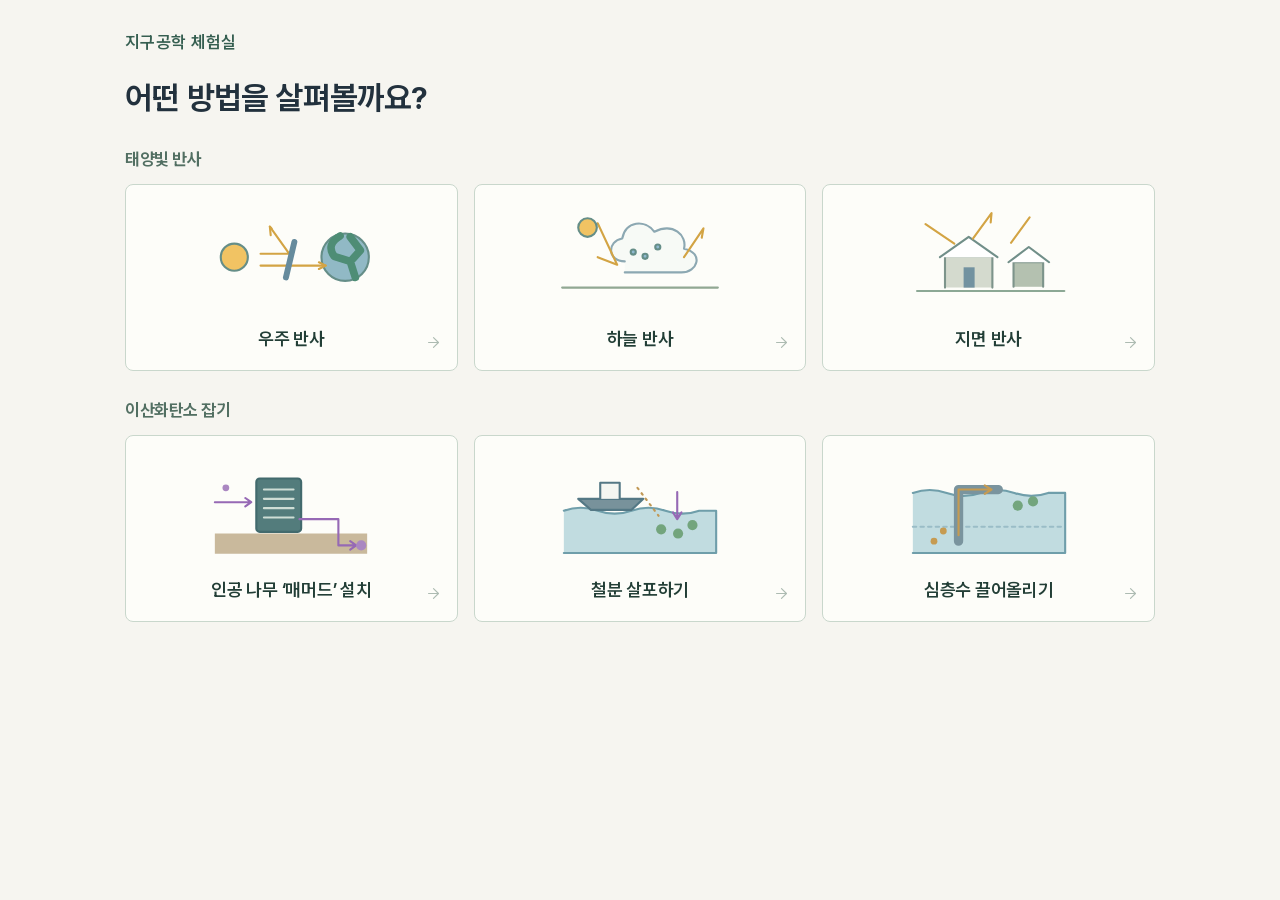
<file: geoengineering/index.html>
<!doctype html><html lang="ko"><head><meta charset="utf-8"><meta name="viewport" content="width=device-width,initial-scale=1"><meta name="theme-color" content="#f5f6f3"><title>지구공학 체험실</title><link rel="stylesheet" href="style.css?v=20261022-6"><link rel="stylesheet" href="refinements.css?v=20261022-6"><link rel="stylesheet" href="upgrade.css?v=20261022-6"><link rel="stylesheet" href="typography.css?v=20261022-6"><link rel="stylesheet" href="embed.css?v=20261111-1"></head><body class="choosing"><section id="start-screen" aria-labelledby="start-title"><div class="start-brand">지구공학 체험실</div><h1 id="start-title">어떤 방법을 살펴볼까요?</h1><div id="start-options"></div></section>
<header><button id="menu-toggle" type="button" aria-haspopup="dialog" aria-controls="navigation-dialog" aria-expanded="false"><i data-lucide="menu"></i><span>방법 선택</span></button><div class="identity"><div><h1>지구공학 체험실</h1></div></div><p>빛의 방향을 바꾸고,<br>탄소의 이동을 따라가 보세요.</p></header>

<dialog id="navigation-dialog" aria-labelledby="navigation-title"><div class="navigation-head"><div><p class="eyebrow">무엇을 살펴볼까요?</p><h2 id="navigation-title">방법 선택</h2></div><button id="close-navigation" type="button" aria-label="방법 선택 닫기"><i data-lucide="x"></i></button></div><nav class="categories" aria-label="기술 분류"><button data-category="0" class="selected">태양빛 반사 <small>3가지 방법</small></button><button data-category="1">이산화탄소 잡기 <small>3가지 방법</small></button><span class="category-note">직접 바꾸며 발견하는 기후 과학</span></nav><aside><p class="eyebrow">탐색할 기술</p><nav id="techniques" aria-label="기술 선택"></nav><div class="aside-note"><i data-lucide="mouse-pointer-2"></i><span>장치를 조작하고<br>작동 전과 비교해 보세요.</span></div></aside><div class="navigation-actions"><button id="choose-home" type="button">처음 화면</button><button id="reset" type="button">현재 체험 초기화</button></div></dialog><main>
<section class="experiment"><div class="stage-heading"><div><span id="number" class="eyebrow"></span><h2 id="title"></h2></div></div><nav id="subtechniques" aria-label="세부 방법 선택" hidden></nav><div class="scene-toolbar"><span id="view-kind" hidden aria-hidden="true"></span><button id="names-toggle" type="button" aria-pressed="false" aria-controls="labels diagram">이름 보이기</button><button id="photos" class="photo-button">실제 사진</button><div class="camera-presets"><button data-camera="space" aria-pressed="true">3D로 보기</button><button data-camera="front" aria-pressed="false">2D로 보기</button></div></div>
<div id="stage"><div id="cloud-context" hidden></div><div id="labels"></div><div id="scene-tooltip" role="tooltip" hidden></div><div id="diagram" hidden></div><div id="diagram-labels" hidden></div><div id="failure" hidden role="alert">3D 장면을 불러오지 못했어요. WebGL을 지원하는 브라우저에서 다시 열어 주세요.</div><div id="ocean-modes" hidden><button data-mode="iron">철분 뿌리기</button><button data-mode="up">심층수 올리기</button></div><div id="inset" hidden></div><div class="stage-tools"><button id="zoom-in" aria-label="모형 확대" title="모형 확대"><i data-lucide="plus"></i></button><button id="zoom-out" aria-label="모형 축소" title="모형 축소"><i data-lucide="minus"></i></button><button id="view" aria-label="기본 시점으로 돌아가기" title="기본 시점으로 돌아가기"><i data-lucide="rotate-ccw"></i></button><button id="fullscreen" type="button" aria-label="전체화면으로 보기" title="전체화면으로 보기" aria-pressed="false"><i data-lucide="maximize"></i></button></div><div class="gesture"><i data-lucide="move"></i><span>드래그로 회전 · 두 손가락으로 확대</span></div><div id="asset-note" hidden>지구 표면을 불러오지 못했어요. 로컬 서버로 실행해 주세요.</div></div>
<div class="legend"><span class="sun">➜ 태양빛</span><span class="heat">〰 지구의 열</span><span class="carbon">● CO₂ / 탄소</span></div><div class="controls"><div class="range-title"><label for="strength" id="strength-label"></label></div><div class="strength-track"><span id="strength-min">개입 없음</span><input id="strength" type="range" min="0" max="100" value="50" aria-describedby="strength-min strength-max"><span id="strength-max">개입 최대</span></div><div class="buttons"><button id="compare">작동 전과 비교</button><button id="pause">일시정지</button></div></div><section id="reading-panel" aria-label="설명과 실제 사진" tabindex="0"><div class="lesson-summary"><p id="principle"></p><details id="lesson-details"><summary>자세히 보기</summary><div class="lesson-body"><div class="model-conditions"><h3>원리</h3><p id="model-condition"></p></div><ol id="steps"></ol><div class="thought"><h3>생각해 볼 점</h3><p id="limit"></p></div></div></details></div><p class="panel-note">원리를 이해하기 위해 크기·시간·효과를 단순화한 모형입니다. 강도는 실제 차단·제거 비율이 아닙니다.</p></section></section>
</main>
<dialog id="photo-dialog" aria-labelledby="photo-title"><div class="photo-head"><div><p class="eyebrow">실제 지구 관측</p><h2 id="photo-title">사진으로 살펴보기</h2></div><button id="close-photos" aria-label="사진 닫기"><i data-lucide="x"></i></button></div><div id="photo-tabs"></div><figure><div class="photo-media"><div class="photo-image-wrap"><img id="photo-image" alt=""><svg id="photo-annotations" aria-hidden="true"></svg></div><ol id="photo-look"></ol></div><figcaption><h3 id="photo-name"></h3><p id="photo-description"></p><p id="photo-credit"></p><a id="photo-source" target="_blank" rel="noopener noreferrer">원본과 설명 보기 ↗</a></figcaption></figure><p class="photo-note">자연현상을 관측한 참고 사진입니다. 지구공학 기술을 실행한 결과 사진은 아닙니다.</p></dialog><footer>원리를 이해하기 위해 크기·시간·효과를 단순화한 모형입니다. 강도는 실제 차단·제거 비율이 아닙니다.</footer><script src="vendor/three.min.js?v=20261022-6" onerror="document.getElementById('failure').hidden=false"></script><script src="vendor/lucide.min.js?v=20261022-6"></script><script src="assets/earth-images.js?v=20261022-6"></script><script src="assets/cloud-image.js?v=20261022-6"></script><script src="vendor/drei-cloud.js?v=20261022-6"></script><script src="assets/illustrations.js?v=20261022-6"></script><script src="lesson-content.js?v=20261022-6"></script><script src="features.js?v=20261022-6"></script><script src="visuals.js?v=20261022-6"></script><script src="redesign.js?v=20261112-1"></script><script src="learning-ui.js?v=20261022-6"></script><script src="scene-updates.js?v=20261112-1"></script><script src="app.js?v=20261112-1"></script><script src="start-screen.js?v=20261110-2"></script><script src="embed.js?v=20261110-7"></script></body></html>
</file>
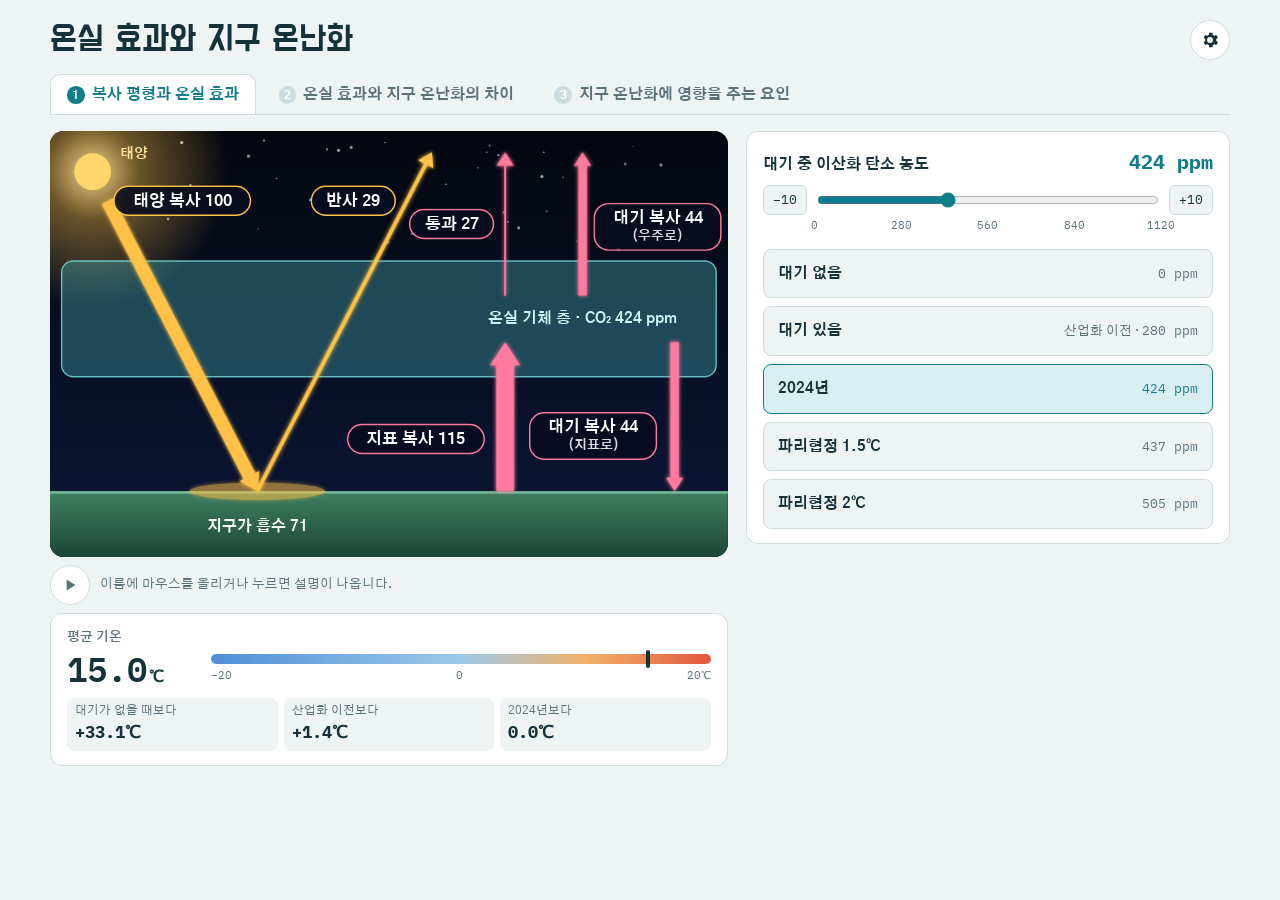
<file: greenhouse/index.html>
<!doctype html>
<html lang="ko">
<head>
<meta charset="utf-8">
<meta name="viewport" content="width=1280">
<!-- 휴대폰에서도 넓은 화면 배치를 그대로 축소해 보여 줌(사용자 결정). 가로로 들면 꽉 참 -->
<title>온실 효과와 지구 온난화</title>
<link rel="icon" type="image/svg+xml" href="../radiation/favicon.svg">
<link rel="preconnect" href="https://fonts.googleapis.com">
<link rel="stylesheet" href="https://fonts.googleapis.com/css2?family=Do+Hyeon&family=Gothic+A1:wght@400;600;700&display=swap">
<style>
/* 6·7번을 한 브라우저 탭에서 보도록 묶은 페이지. 두 시뮬레이션은 원래 파일(radiation/, factors/)을 그대로 iframe으로 넣음.
   원래 주소로 바로 들어오면 그 페이지가 이 페이지의 해당 탭(#radiation, #factors)으로 넘어옴 */
html,body{margin:0;height:100%}
[hidden]{display:none!important}
:root{
  --bg:#eef3f4; --paper:#ffffff; --ink:#15323a; --muted:#5b7279; --line:#cfdcdf; --accent:#0f7d8c; --accent-soft:#d8eef0;
  --f-display:"Do Hyeon","Gothic A1",system-ui,sans-serif;
  --f-body:"Gothic A1",system-ui,-apple-system,"Apple SD Gothic Neo","Malgun Gothic",sans-serif;
}
@media (prefers-color-scheme: dark){:root:not([data-theme="light"]){
  --bg:#0f1b1e; --paper:#162a2f; --ink:#e3eef0; --muted:#93abb1; --line:#28434a; --accent:#5cc6d2; --accent-soft:#1d3d43; color-scheme:dark}}
:root[data-theme="dark"]{
  --bg:#0f1b1e; --paper:#162a2f; --ink:#e3eef0; --muted:#93abb1; --line:#28434a; --accent:#5cc6d2; --accent-soft:#1d3d43; color-scheme:dark}
body{background:var(--bg);color:var(--ink);font-family:var(--f-body);font-size:15px;line-height:1.55;display:flex;flex-direction:column;height:100vh;height:100dvh}
button{font:inherit;color:inherit}
.head{padding-top:20px;
  padding-left:max(16px,env(safe-area-inset-left,0px));padding-right:max(16px,env(safe-area-inset-right,0px));flex:none}
.head-in{max-width:1180px;margin:0 auto}
.top{display:flex;align-items:center;justify-content:space-between;gap:12px}
h1{font-family:var(--f-display);font-weight:400;font-size:clamp(1.6rem,4vw,2.2rem);line-height:1.15;margin:0;text-wrap:balance;min-width:0}
.ibtn{display:inline-grid;place-items:center;width:40px;height:40px;padding:0;border-radius:50%;flex:none;border:1px solid var(--line);background:var(--paper);cursor:pointer}
.ibtn:hover{border-color:var(--accent)}
.ibtn svg{width:20px;height:20px;fill:currentColor}
.tabs{display:flex;gap:6px;margin-top:14px;border-bottom:1px solid var(--line);overflow-x:auto;scrollbar-width:none}
.tabs::-webkit-scrollbar{display:none}
.tab{flex:none;white-space:nowrap;display:inline-flex;align-items:center;gap:7px;border:1px solid transparent;border-bottom:0;background:none;padding:8px 16px;border-radius:10px 10px 0 0;cursor:pointer;font-weight:700;font-size:.95rem;color:var(--muted);margin-bottom:-1px}
.tab:hover{color:var(--ink)}
.tab[aria-selected="true"]{background:var(--paper);border-color:var(--line);color:var(--accent)}
.tab:focus-visible,.ibtn:focus-visible{outline:3px solid var(--accent);outline-offset:2px}
.tab .n{display:inline-grid;place-items:center;width:1.45em;height:1.45em;border-radius:50%;background:var(--line);color:var(--paper);font-size:.8em}
.tab[aria-selected="true"] .n{background:var(--accent)}
.frames{flex:1;min-height:0;position:relative}
/* ② 데스모스 안내: 이 페이지 안의 글 안내판(데스모스로 화면을 옮기지는 못함) */
.guide{position:absolute;inset:0;display:grid;place-items:center;padding:16px;overflow:auto}
.guide .card{max-width:560px;background:var(--paper);border:1px solid var(--line);border-radius:16px;padding:28px 30px;text-align:center}
.guide .ic{width:56px;height:56px;margin:0 auto 12px;border-radius:50%;background:var(--accent-soft);display:grid;place-items:center;color:var(--accent)}
.guide .ic svg{width:28px;height:28px;fill:none;stroke:currentColor;stroke-width:2;stroke-linecap:round;stroke-linejoin:round}
.guide p{margin:6px 0;font-size:1rem}
.guide .q{display:inline-block;margin:6px 0 2px;padding:6px 16px;font-size:1.15rem;border-radius:99px;background:var(--accent-soft);color:var(--accent);font-weight:700}
.frames iframe{position:absolute;inset:0;width:100%;height:100%;border:0;background:var(--bg)}
@media (max-width:420px){.tab{padding:8px 10px;font-size:.88rem}}
</style>
</head>
<body>
<div class="head"><div class="head-in">
  <div class="top">
    <h1>온실 효과와 지구 온난화</h1>
    <button type="button" class="ibtn" id="gear" aria-haspopup="dialog" aria-label="설정 · 수치 근거" title="설정 · 수치 근거">
      <svg viewBox="0 0 24 24" aria-hidden="true"><path d="M19.4 13a7.5 7.5 0 0 0 0-2l2.1-1.6-2-3.5-2.5 1a7.4 7.4 0 0 0-1.7-1L15 3.3h-4l-.4 2.6a7.4 7.4 0 0 0-1.7 1l-2.5-1-2 3.5L6.5 11a7.5 7.5 0 0 0 0 2l-2.1 1.6 2 3.5 2.5-1a7.4 7.4 0 0 0 1.7 1l.4 2.6h4l.4-2.6a7.4 7.4 0 0 0 1.7-1l2.5 1 2-3.5zM12 15.5a3.5 3.5 0 1 1 0-7 3.5 3.5 0 0 1 0 7z"/></svg>
    </button>
  </div>
  <div class="tabs" role="tablist" aria-label="활동 고르기">
    <button type="button" class="tab" role="tab" id="tab-radiation" data-k="radiation" aria-controls="f-radiation"><span class="n">1</span>복사 평형과 온실 효과</button>
    <button type="button" class="tab" role="tab" id="tab-desmos" data-k="desmos" aria-controls="f-desmos"><span class="n">2</span>온실 효과와 지구 온난화의 차이</button>
    <button type="button" class="tab" role="tab" id="tab-factors" data-k="factors" aria-controls="f-factors"><span class="n">3</span>지구 온난화에 영향을 주는 요인</button>
  </div>
</div></div>
<div class="frames">
  <iframe id="f-radiation" role="tabpanel" aria-labelledby="tab-radiation" title="복사 평형과 온실 효과" hidden></iframe>
  <div class="guide" id="f-desmos" role="tabpanel" aria-labelledby="tab-desmos" hidden>
    <div class="card">
      <div class="ic" aria-hidden="true"><svg viewBox="0 0 24 24"><path d="M9 14 4 9l5-5"/><path d="M4 9h10.5a5.5 5.5 0 0 1 0 11H11"/></svg></div>
      <span class="q">온실 효과와 지구 온난화의 차이</span>
      <p style="margin-top:12px">원래 페이지로 돌아가서 작성해 주세요.</p>
    </div>
  </div>
  <iframe id="f-factors" role="tabpanel" aria-labelledby="tab-factors" title="지구 온난화에 영향을 주는 요인" hidden></iframe>
</div>
<script>
(function(){
  var SRC={radiation:"../radiation/?embed",desmos:null,factors:"../factors/?embed"}, ORDER=["radiation","desmos","factors"], cur=null;
  var tabs=document.querySelectorAll(".tab");
  function frame(k){ return document.getElementById("f-"+k); }
  function show(k,focus){
    if(ORDER.indexOf(k)<0) k="radiation";
    cur=k;
    for(var i=0;i<tabs.length;i++){ var on=tabs[i].dataset.k===k; tabs[i].setAttribute("aria-selected",on); tabs[i].tabIndex=on?0:-1; }
    for(var key in SRC){ var f=frame(key); if(key===k){ if(SRC[key]&&!f.getAttribute("src")) f.src=SRC[key]; f.hidden=false; } else f.hidden=true; }
    document.getElementById("gear").style.visibility=SRC[k]?"":"hidden";
    var t=document.getElementById("tab-"+k); if(t.scrollIntoView) try{ t.scrollIntoView({block:"nearest",inline:"nearest"}); }catch(e){}
    try{ history.replaceState(null,"","#"+k); }catch(e){ location.hash=k; }
    if(focus) document.getElementById("tab-"+k).focus();
  }
  for(var i=0;i<tabs.length;i++) tabs[i].addEventListener("click",function(){ show(this.dataset.k); });
  document.querySelector(".tabs").addEventListener("keydown",function(e){
    if(e.key!=="ArrowLeft"&&e.key!=="ArrowRight") return;
    e.preventDefault(); var i=ORDER.indexOf(cur)+(e.key==="ArrowRight"?1:-1); show(ORDER[(i+ORDER.length)%ORDER.length],true);
  });
  // 톱니: 지금 탭 안의 '설정 · 수치 근거' 패널을 엶
  document.getElementById("gear").addEventListener("click",function(){
    try{ frame(cur).contentWindow.document.getElementById("openSheet").click(); }catch(e){}
  });
  addEventListener("hashchange",function(){ var k=location.hash.slice(1); if(k!==cur) show(k); });
  show(location.hash.slice(1));
})();
</script>
</body>
</html>
</file>
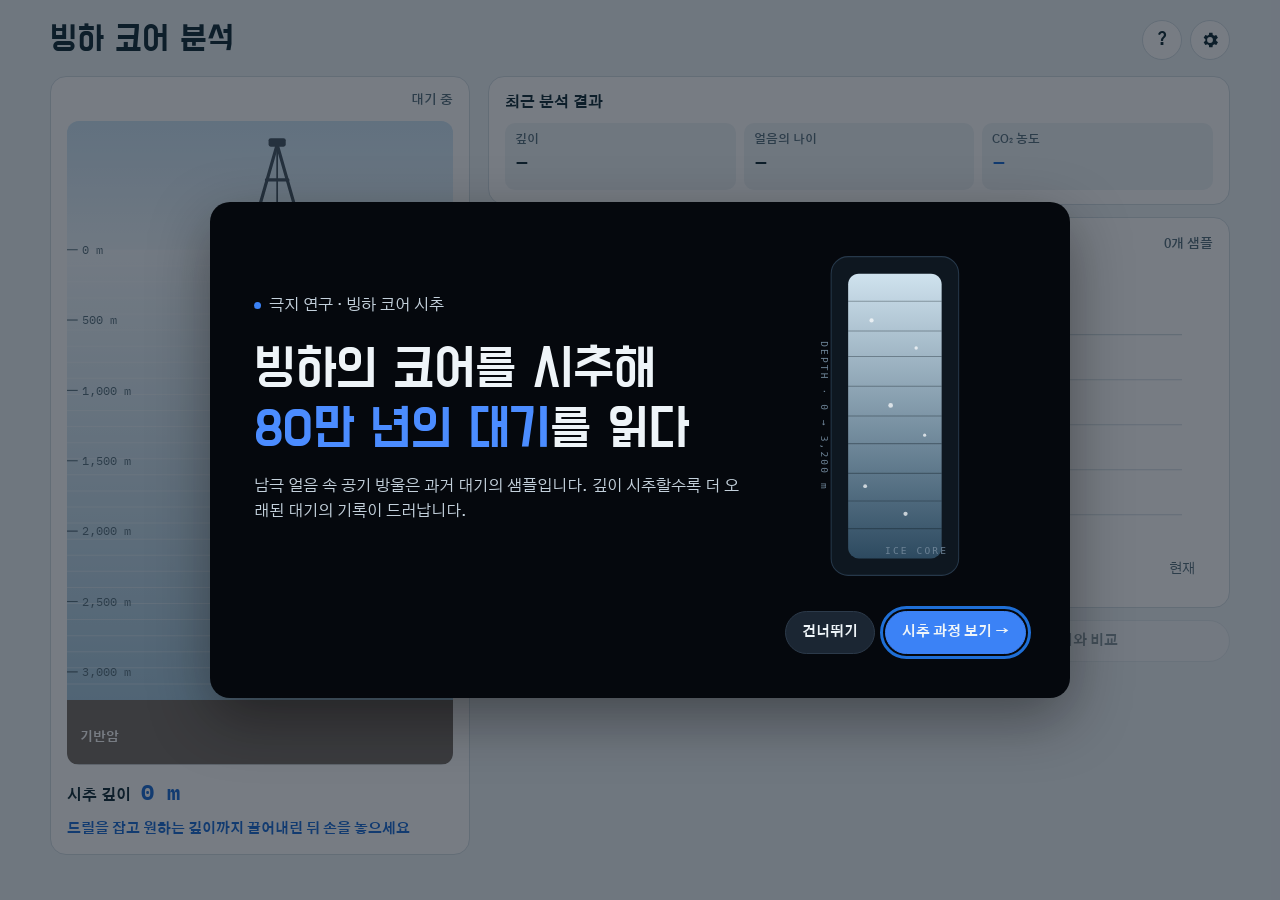
<file: icecore/index.html>
<!doctype html>
<html lang="ko" data-theme="light">
<head>
<meta charset="utf-8">
<meta name="viewport" content="width=device-width, initial-scale=1, viewport-fit=cover">
<title>빙하 코어 분석</title>
<link rel="icon" type="image/svg+xml" href="favicon.svg">
<link rel="preconnect" href="https://fonts.googleapis.com">
<link rel="stylesheet" href="https://fonts.googleapis.com/css2?family=Do+Hyeon&family=Gothic+A1:wght@400;600;700&family=IBM+Plex+Mono:wght@500;600&display=swap">
<style>
html,body{margin:0}
[hidden]{display:none!important}
/* Layout: 제목 줄(도움말·설정) / 왼쪽 빙상 단면(깊이 고르기·시추), 오른쪽 결과·누적 그래프. 처음에 소개·튜토리얼 모달. 밝은 화면 기본 */
:root{
  --bg:#eef3f6; --paper:#ffffff; --ink:#14303a; --muted:#5a7380; --line:#d2dde3;
  --accent:#1f6fd6; --accent-soft:#dce9fb; --warm:#b4561f; --warm-soft:#f8e6da; --obs:#c0263b;
  --sky1:#cfe6f7; --sky2:#eef7fd; --ice1:#f5fbff; --ice2:#a9cbe0; --ice-line:#ffffff; --rock:#7b7168; --steel:#4b5a66; --hole:#5c7f96;
  --band:rgba(31,111,214,.09); --scrim:rgba(8,18,30,.55);
  --f-display:"Do Hyeon","Gothic A1",system-ui,sans-serif;
  --f-body:"Gothic A1",system-ui,-apple-system,"Apple SD Gothic Neo","Malgun Gothic",sans-serif;
  --f-mono:"IBM Plex Mono",ui-monospace,Menlo,monospace;
}
:root[data-theme="dark"]{
  --bg:#0c151d; --paper:#14222c; --ink:#e4eef3; --muted:#93a9b5; --line:#263a47;
  --accent:#6aa8ff; --accent-soft:#1a3150; --warm:#f0a070; --warm-soft:#3d2a1f; --obs:#ff6b80;
  --sky1:#0f2236; --sky2:#1b3550; --ice1:#d6e9f4; --ice2:#6f98b0; --ice-line:#ffffff; --rock:#4f4740; --steel:#b7c4cf; --hole:#2f4a5c;
  --band:rgba(106,168,255,.12); --scrim:rgba(0,0,0,.6); color-scheme:dark}
body{background:var(--bg);color:var(--ink);font-family:var(--f-body);font-size:15px;line-height:1.55}
button{font:inherit;color:inherit}
.wrap{max-width:1180px;margin:0 auto;padding-block:20px 40px;
  padding-left:max(16px,env(safe-area-inset-left,0px));padding-right:max(16px,env(safe-area-inset-right,0px))}
.top{display:flex;align-items:center;justify-content:space-between;gap:12px;margin-bottom:16px}
h1{font-family:var(--f-display);font-weight:400;font-size:clamp(1.6rem,4vw,2.2rem);line-height:1.15;margin:0}
.tools{display:flex;gap:8px}
.btn{border:1px solid var(--line);background:var(--paper);border-radius:999px;padding:9px 16px;cursor:pointer;font-weight:700;font-size:.9rem}
.btn:hover{border-color:var(--accent)}
.btn:focus-visible,input:focus-visible,.stage svg:focus-visible{outline:3px solid var(--accent);outline-offset:2px}
.btn.primary{background:var(--accent);border-color:var(--accent);color:#fff}
.btn[aria-pressed="true"]{background:var(--accent);border-color:var(--accent);color:#fff}
.btn:disabled{opacity:.45;cursor:not-allowed}
.ibtn{display:inline-grid;place-items:center;width:40px;height:40px;padding:0;border-radius:50%;flex:none;font-weight:700;font-size:1.05rem}
.ibtn svg{width:20px;height:20px;fill:currentColor}

.main{display:grid;grid-template-columns:minmax(300px,420px) minmax(0,1fr);gap:18px;align-items:start}
@media (max-width:820px){.main{grid-template-columns:minmax(0,1fr)}}
.box{background:var(--paper);border:1px solid var(--line);border-radius:16px;padding:14px 16px;min-width:0}
.rig{display:flex;flex-direction:column;gap:10px}
.rig h2,.chartbox h2{font-size:.95rem;margin:0;display:flex;justify-content:space-between;gap:8px;align-items:baseline}
.rig h2 span,.chartbox h2 span{font-size:.8rem;color:var(--muted);font-weight:600}
.stage{border-radius:12px;overflow:hidden;background:var(--sky2)}
.stage svg{display:block;width:100%;height:auto;cursor:crosshair;touch-action:none}
.stage text{font-family:var(--f-mono);font-size:11px;fill:var(--muted)}
.stage .lab{font-family:var(--f-body);font-weight:700;font-size:12px;fill:var(--ink)}
.depthbar{display:flex;align-items:baseline;gap:10px;flex-wrap:wrap}
.depthbar span:first-child{font-weight:700}
.depthbar b{font-family:var(--f-mono);font-size:1.4rem;color:var(--accent);font-variant-numeric:tabular-nums}
.depthbar #ageLab{font-size:.88rem;color:var(--muted)}
.hint{margin:0;font-size:.85rem;font-weight:700;color:var(--accent)}
.stage,.stage svg{-webkit-user-select:none;user-select:none;-webkit-touch-callout:none}
body.nosel{-webkit-user-select:none;user-select:none}
.stage svg{cursor:default}
.stage .smp{cursor:pointer}
.stage .smp:focus{outline:none}
.stage .smp:focus-visible circle,.stage .smp:focus-visible rect+rect{stroke:var(--ink);stroke-width:3}
.stage svg.can{cursor:grab} .stage svg.dragging{cursor:grabbing}
.ring{transform-box:fill-box;transform-origin:center;animation:ring 1.6s infinite ease-out}
@keyframes ring{0%{transform:scale(.7);opacity:.9}100%{transform:scale(1.5);opacity:0}}
@media (prefers-reduced-motion:reduce){.ring{animation:none}}
.panel{display:flex;flex-direction:column;gap:12px;min-width:0}
.read{display:grid;grid-template-columns:repeat(var(--n,3),minmax(0,1fr));gap:8px;margin-top:8px}
@media (max-width:520px){.read{grid-template-columns:repeat(2,minmax(0,1fr))}}
.read div{background:var(--bg);border-radius:10px;padding:8px 10px;min-width:0}
.read small{display:block;font-size:.74rem;color:var(--muted);font-weight:600}
.read b{font-family:var(--f-body);font-size:1.3rem;font-weight:700;font-variant-numeric:tabular-nums;white-space:nowrap}
.read b span{font-size:.8rem;margin-left:2px}
.read .co2 b{color:var(--accent)} .read .tmp b{color:var(--warm)}
.chartbox svg{display:block;width:100%;height:auto;margin-top:6px}
.chartbox text{font-family:var(--f-body);font-size:13px;fill:var(--muted)}
.chartbox .grid{stroke:var(--line)}
.chartbox .empty{font-family:var(--f-body);font-size:14px}
.acts{display:flex;flex-wrap:wrap;gap:8px}
.acts .btn{flex:1 1 200px;display:inline-flex;align-items:center;justify-content:center;gap:6px;flex-wrap:wrap}
.acts .lk{width:15px;height:15px;fill:currentColor;flex:none}
.acts .btn{position:relative}
.acts .btn.flash{border-color:var(--accent);box-shadow:0 0 0 3px var(--accent-soft)}
.acts .btn.flash::before,.acts .btn.flash::after{content:"";position:absolute;inset:-3px;border:3px solid var(--accent);border-radius:999px;pointer-events:none;animation:ping 1.1s ease-out 3}
.acts .btn.flash::after{animation-delay:.35s}
@keyframes ping{0%{transform:scale(1);opacity:.9}100%{transform:scale(1.35,1.9);opacity:0}}
@media (prefers-reduced-motion:reduce){.acts .btn.flash::before,.acts .btn.flash::after{animation:none;opacity:0}}
.acts .prog{font-size:.8rem;font-weight:600;color:var(--muted)}
@keyframes pulse{0%{r:6}40%{r:13}100%{r:6}}
.new{animation:pulse .9s ease-out}
@keyframes drawln{from{stroke-dashoffset:1}to{stroke-dashoffset:0}}

/* 모달 */
.modal{position:fixed;inset:0;z-index:30;display:grid;place-items:center;background:var(--scrim);
  padding:max(16px,env(safe-area-inset-top,0px)) max(16px,env(safe-area-inset-right,0px)) max(16px,env(safe-area-inset-bottom,0px)) max(16px,env(safe-area-inset-left,0px))}
.card{width:min(860px,100%);max-height:100%;overflow:auto;border-radius:20px;background:#05080d;color:#eef4f8;box-shadow:0 20px 60px rgba(0,0,0,.4)}
.slide{padding:clamp(22px,4vw,44px)}
.hero{display:grid;grid-template-columns:minmax(0,1.3fr) minmax(0,.7fr);gap:24px;align-items:center}
@media (max-width:640px){.hero{grid-template-columns:minmax(0,1fr)}.hero .art{display:none}}
.eyebrow{display:flex;align-items:center;gap:8px;color:#9fb3c4;font-size:.85rem;margin:0 0 12px}
.eyebrow::before{content:"";width:7px;height:7px;border-radius:50%;background:#3b82f6}
.hero h2{font-family:var(--f-display);font-weight:400;font-size:clamp(2rem,6vw,3.4rem);line-height:1.1;margin:0 0 14px;text-wrap:balance}
.hero h2 em{font-style:normal;color:#4b8cff}
.hero p{color:#c3d0db;font-size:1.02rem;margin:0 0 22px;max-width:30em}
.art svg{width:100%;height:auto;max-height:340px}
.mbtns{display:flex;gap:10px;flex-wrap:wrap;justify-content:flex-end;margin-top:18px}
.card .btn{background:#1b2633;border-color:#2c3a4a;color:#eef4f8}
.card .btn.primary{background:#3b82f6;border-color:#3b82f6}
.tut h3{font-family:var(--f-display);font-weight:400;font-size:clamp(1.6rem,4vw,2.2rem);margin:0 0 4px}
.tut .sub{color:#9fb3c4;margin:0 0 16px}
.movie{border-radius:14px;overflow:hidden;background:#0b1622}
.movie svg{display:block;width:100%;height:auto}
.stepcards{display:grid;grid-template-columns:repeat(3,minmax(0,1fr));gap:10px;margin-top:14px}
@media (max-width:640px){.stepcards{grid-template-columns:minmax(0,1fr)}}
.sc{border:1px solid #243242;border-radius:12px;padding:12px 14px;background:#0d1520;animation:hl 9s infinite}
.sc b{display:block;color:#4b8cff;font-family:var(--f-mono);font-size:1.3rem}
.sc strong{display:block;font-size:1rem;margin:2px 0 4px}
.sc p{margin:0;color:#b3c2cf;font-size:.88rem}
.sc:nth-child(2){animation-delay:-6s} .sc:nth-child(3){animation-delay:-3s}
@keyframes hl{0%,30%{border-color:#3b82f6;background:#10233d}36%,100%{border-color:#243242;background:#0d1520}}
/* 튜토리얼 영상(9초 반복) */
.mv-drill{animation:mvDrill 9s infinite ease-in-out}
@keyframes mvDrill{0%{transform:translateY(0)}25%{transform:translateY(150px)}31%{transform:translateY(150px)}55%{transform:translateY(0)}100%{transform:translateY(0)}}
.mv-hand{animation:mvHand 9s infinite ease-in-out}
@keyframes mvHand{0%{opacity:0;transform:translateY(-8px)}5%{opacity:1;transform:translateY(0)}25%{opacity:1;transform:translateY(150px)}27%,100%{opacity:0;transform:translateY(150px)}}
.mv-rel{opacity:0;animation:mvRel 9s infinite}
@keyframes mvRel{0%,25%{opacity:0}27%{opacity:1}40%{opacity:1}46%,100%{opacity:0}}
.mv-core{animation:mvCore 9s infinite ease-in-out}
@keyframes mvCore{0%,25%{opacity:0;transform:translateY(150px)}31%{opacity:1;transform:translateY(150px)}55%{opacity:1;transform:translateY(0)}62%,100%{opacity:0;transform:translateY(0)}}
.mv-seg{opacity:0;animation:mvSeg 9s infinite}
@keyframes mvSeg{0%,58%{opacity:0;transform:translateX(0)}66%,100%{opacity:1;transform:translateX(var(--dx))}}
.mv-zoom{opacity:0;animation:mvZoom 9s infinite}
@keyframes mvZoom{0%,68%{opacity:0;transform:scale(.6)}76%,96%{opacity:1;transform:scale(1)}100%{opacity:0}}
.mv-bub{animation:bub 1.6s infinite ease-in-out}
@keyframes bub{50%{transform:translateY(-3px)}}
.mv-cap{opacity:0;animation:mvCap 9s infinite}
.mv-cap.c2{animation-delay:-6s}.mv-cap.c3{animation-delay:-3s}
@keyframes mvCap{0%,31%{opacity:1}34%,100%{opacity:0}}
@media (prefers-reduced-motion:reduce){.mv-drill,.mv-core,.mv-seg,.mv-zoom,.mv-cap,.sc,.mv-bub,.mv-hand,.mv-rel{animation:none}.mv-rel{opacity:0}.mv-seg,.mv-zoom{opacity:1}.mv-cap.c1{opacity:1}}

/* 공기 방울 창 */
.scard{width:min(640px,100%);max-height:100%;overflow:auto;border-radius:18px;background:var(--paper);color:var(--ink);padding:18px 20px;box-shadow:0 20px 60px rgba(0,0,0,.3)}
.scard header{display:flex;justify-content:space-between;align-items:center;gap:8px;margin-bottom:10px}
.scard h2{font-family:var(--f-body);font-weight:700;font-size:1.25rem;margin:0}
.view{position:relative}
.photo{position:absolute;inset:0;margin:0;border-radius:14px;overflow:hidden;background:#000}
.photo img{display:block;width:100%;height:100%;object-fit:cover}
.photo figcaption{position:absolute;left:0;right:0;bottom:0;padding:8px 12px;font-size:.76rem;line-height:1.45;color:#fff;background:linear-gradient(transparent,rgba(0,0,0,.75) 35%)}
.photo a{color:#bcd6ff}
.lens{border-radius:14px;overflow:hidden;border:2px solid var(--accent-soft)}
.lens svg{display:block;width:100%;height:auto}
.scard .cap{font-size:.8rem;color:var(--muted);margin:6px 0 10px}
.bub{animation:fl 3.2s ease-in-out infinite}
@keyframes fl{50%{transform:translateY(-3px)}}
@media (prefers-reduced-motion:reduce){.bub{animation:none}}
/* 설정 패널 */
.scrim{position:fixed;inset:0;background:var(--scrim);z-index:20}
.sheet{position:fixed;top:0;right:0;bottom:0;width:min(460px,100%);background:var(--paper);z-index:21;overflow-y:auto;border-left:1px solid var(--line);
  padding-top:max(18px,env(safe-area-inset-top,0px));padding-bottom:max(24px,env(safe-area-inset-bottom,0px));padding-left:20px;padding-right:max(20px,env(safe-area-inset-right,0px))}
.sheet header{display:flex;justify-content:space-between;align-items:center;gap:8px;margin-bottom:6px}
.sheet h2{font-family:var(--f-display);font-weight:400;font-size:1.4rem;margin:0}
.sheet h3{font-size:.92rem;margin:18px 0 4px;color:var(--accent)}
.sheet p,.sheet li{font-size:.86rem;margin:4px 0}
.sheet ul{padding-left:18px;margin:4px 0}
.sheet a{color:var(--accent)}
.opt{display:flex;align-items:center;gap:8px;padding:10px 12px;border:1px solid var(--line);border-radius:10px;margin-top:6px;cursor:pointer;font-weight:600;font-size:.88rem}
.opt input{width:18px;height:18px;accent-color:var(--accent)}
.sheet .wide{width:100%;margin-top:6px;border-radius:10px;text-align:left}
</style>
</head>
<body>
<div class="wrap">
  <div class="top">
    <h1>빙하 코어 분석</h1>
    <div class="tools">
      <button type="button" class="btn ibtn" id="help" aria-label="소개와 시추 과정 다시 보기" title="소개와 시추 과정 다시 보기">?</button>
      <button type="button" class="btn ibtn" id="openSheet" aria-haspopup="dialog" aria-label="설정 · 자료 출처" title="설정 · 자료 출처">
        <svg viewBox="0 0 24 24" aria-hidden="true"><path d="M19.4 13a7.5 7.5 0 0 0 0-2l2.1-1.6-2-3.5-2.5 1a7.4 7.4 0 0 0-1.7-1L15 3.3h-4l-.4 2.6a7.4 7.4 0 0 0-1.7 1l-2.5-1-2 3.5L6.5 11a7.5 7.5 0 0 0 0 2l-2.1 1.6 2 3.5 2.5-1a7.4 7.4 0 0 0 1.7 1l.4 2.6h4l.4-2.6a7.4 7.4 0 0 0 1.7-1l2.5 1 2-3.5zM12 15.5a3.5 3.5 0 1 1 0-7 3.5 3.5 0 0 1 0 7z"/></svg>
      </button>
    </div>
  </div>

  <div class="main">
    <div class="box rig">
      <h2><span id="stat" style="margin-left:auto">대기 중</span></h2>
      <div class="stage"><svg id="scene" viewBox="0 0 360 600" role="slider" tabindex="0" aria-label="시추 드릴. 아래로 끌어내린 뒤 놓으면 그 깊이를 시추합니다. 키보드는 위아래 방향키로 내리고 Enter로 시추합니다." aria-valuemin="0" aria-valuemax="3180" aria-valuenow="0" aria-valuetext="0 m"></svg></div>
      <div class="depthbar"><span>시추 깊이</span><b id="depthOut">0 m</b><span id="ageLab"></span></div>
      <p class="hint">드릴을 잡고 원하는 깊이까지 끌어내린 뒤 손을 놓으세요</p>
    </div>

    <div class="panel">
      <div class="box">
        <h2 style="font-size:.95rem;margin:0" id="readTitle">최근 분석 결과</h2>
        <div class="read" id="read">
          <div><small>깊이</small><b id="rDepth">−</b></div>
          <div><small>얼음의 나이</small><b id="rAge">−</b></div>
          <div class="co2"><small>CO₂ 농도</small><b id="rCo2">−</b></div>
        </div>
      </div>
      <div class="box chartbox">
        <h2>누적 시추 그래프 <span id="count">0개 샘플</span></h2>
        <svg id="chart" viewBox="0 0 640 300" role="img" aria-label="시추한 시기의 CO₂ 농도 그래프"></svg>
      </div>
      <div class="acts">
        <button type="button" class="btn" id="full" aria-pressed="false">80만 년 전체 그래프 보기</button>
        <button type="button" class="btn" id="obs" aria-pressed="false">2024년 대기와 비교</button>
      </div>
    </div>
  </div>
</div>

<!-- 소개·튜토리얼 모달 -->
<div class="modal" id="modal" role="dialog" aria-modal="true" aria-labelledby="mTitle">
  <div class="card">
    <section class="slide" id="s1">
      <div class="hero">
        <div>
          <p class="eyebrow">극지 연구 · 빙하 코어 시추</p>
          <h2 id="mTitle">빙하의 코어를 시추해<br><em>80만 년의 대기</em>를 읽다</h2>
          <p>남극 얼음 속 공기 방울은 과거 대기의 샘플입니다. 깊이 시추할수록 더 오래된 대기의 기록이 드러납니다.</p>
        </div>
        <div class="art" aria-hidden="true">
          <svg viewBox="0 0 200 320">
            <defs><linearGradient id="hc" x1="0" y1="0" x2="0" y2="1"><stop offset="0" stop-color="#cfe2ee"/><stop offset="1" stop-color="#2d4a60"/></linearGradient></defs>
            <rect x="40" y="10" width="120" height="300" rx="16" fill="#0e1720" stroke="#26384a"/>
            <rect x="56" y="26" width="88" height="268" rx="10" fill="url(#hc)"/>
            <g stroke="#0e1720" stroke-opacity=".35">
              <line x1="56" x2="144" y1="52" y2="52"/><line x1="56" x2="144" y1="80" y2="80"/><line x1="56" x2="144" y1="104" y2="104"/><line x1="56" x2="144" y1="132" y2="132"/><line x1="56" x2="144" y1="160" y2="160"/><line x1="56" x2="144" y1="186" y2="186"/><line x1="56" x2="144" y1="214" y2="214"/><line x1="56" x2="144" y1="240" y2="240"/><line x1="56" x2="144" y1="266" y2="266"/></g>
            <g fill="#fff" fill-opacity=".7"><circle cx="78" cy="70" r="2"/><circle cx="120" cy="96" r="1.6"/><circle cx="96" cy="150" r="2.2"/><circle cx="128" cy="178" r="1.5"/><circle cx="72" cy="226" r="1.8"/><circle cx="110" cy="252" r="2"/></g>
            <text x="150" y="290" text-anchor="end" fill="#6d8396" font-family="monospace" font-size="9" letter-spacing="2">ICE CORE</text>
            <text x="30" y="160" fill="#6d8396" font-family="monospace" font-size="9" letter-spacing="2" transform="rotate(90 30 160)" text-anchor="middle">DEPTH · 0 → 3,200 m</text>
          </svg>
        </div>
      </div>
      <div class="mbtns"><button type="button" class="btn" data-close>건너뛰기</button><button type="button" class="btn primary" id="toS2">시추 과정 보기 →</button></div>
    </section>

    <section class="slide tut" id="s2" hidden>
      <h3>시추 과정</h3>
      <p class="sub">깊이 내려갈수록 더 오래된 얼음, 더 오래된 대기가 드러납니다.</p>
      <div class="movie" aria-hidden="true">
        <svg viewBox="0 0 640 300">
          <defs>
            <linearGradient id="mi" x1="0" y1="0" x2="0" y2="1"><stop offset="0" stop-color="#e8f3fa"/><stop offset="1" stop-color="#6f98b0"/></linearGradient>
            <linearGradient id="ms" x1="0" y1="0" x2="0" y2="1"><stop offset="0" stop-color="#0d2238"/><stop offset="1" stop-color="#1c3a58"/></linearGradient>
          </defs>
          <rect width="640" height="300" fill="url(#ms)"/>
          <rect x="0" y="70" width="640" height="230" fill="url(#mi)"/>
          <g stroke="#fff" stroke-opacity=".4"><line x1="0" x2="640" y1="110" y2="110"/><line x1="0" x2="640" y1="150" y2="150"/><line x1="0" x2="640" y1="190" y2="190"/><line x1="0" x2="640" y1="230" y2="230"/><line x1="0" x2="640" y1="270" y2="270"/></g>
          <!-- 시추탑 -->
          <g stroke="#c7d3dd" stroke-width="3" fill="none"><path d="M120 70 L150 10 L180 70"/><path d="M130 50 L170 50"/><path d="M137 35 L163 35"/></g>
          <!-- 드릴 -->
          <g class="mv-drill"><line x1="150" y1="10" x2="150" y2="74" stroke="#c7d3dd" stroke-width="2"/><rect x="143" y="70" width="14" height="18" rx="2" fill="#8fa3b3"/><path d="M143 88 l3 5 l4 -5 l4 5 l3 -5" fill="#8fa3b3"/></g>
          <!-- 잡고 끌어내리는 손(터치 표시) -->
          <g class="mv-hand"><circle cx="150" cy="80" r="17" fill="#ffffff" fill-opacity=".35" stroke="#ffffff" stroke-width="3"/><circle cx="150" cy="80" r="5" fill="#ffffff"/>
            <text x="176" y="76" fill="#ffffff" font-size="14" font-weight="700" font-family="sans-serif">잡고 끌어내리기</text><path d="M176 86 v20 m-6 -7 l6 7 l6 -7" stroke="#ffffff" stroke-width="2.5" fill="none" stroke-linecap="round"/></g>
          <g class="mv-rel"><circle cx="150" cy="230" r="17" fill="none" stroke="#ffffff" stroke-width="3"/><text x="176" y="235" fill="#ffffff" font-size="14" font-weight="700" font-family="sans-serif">손을 놓으면 끌어올림</text></g>
          <!-- 끌어올리는 코어 -->
          <g class="mv-core"><rect x="145" y="88" width="10" height="40" rx="2" fill="#dff0fa" stroke="#7ea7c0"/></g>
          <!-- 나눈 얼음층 -->
          <g transform="translate(230 30)">
            <rect class="mv-seg" style="--dx:0px" x="0" y="0" width="70" height="12" rx="3" fill="#eef7fc" stroke="#7ea7c0"/>
            <rect class="mv-seg" style="--dx:80px" x="0" y="0" width="70" height="12" rx="3" fill="#d4e8f4" stroke="#7ea7c0"/>
            <rect class="mv-seg" style="--dx:160px" x="0" y="0" width="70" height="12" rx="3" fill="#b8d6e8" stroke="#7ea7c0"/>
          </g>
          <!-- 공기 방울 분석 -->
          <g class="mv-zoom" style="transform-origin:520px 170px">
            <circle cx="520" cy="170" r="70" fill="#dff0fa" stroke="#3b82f6" stroke-width="3"/>
            <g class="mv-bub" fill="#fff" stroke="#7ea7c0"><circle cx="495" cy="150" r="9"/><circle cx="535" cy="140" r="6"/><circle cx="545" cy="185" r="10"/><circle cx="505" cy="195" r="7"/></g>
            <text x="520" y="268" text-anchor="middle" fill="#ffffff" font-size="15" font-weight="700" font-family="sans-serif">공기 방울 → CO₂ 측정</text>
          </g>
          <text class="mv-cap c1" x="20" y="290" fill="#fff" font-size="15" font-weight="700" font-family="sans-serif">01 드릴을 잡고 원하는 깊이까지 끌어내린다</text>
          <text class="mv-cap c2" x="20" y="290" fill="#fff" font-size="15" font-weight="700" font-family="sans-serif">02 손을 놓으면 코어를 끌어올려 깊이별로 나눈다</text>
          <text class="mv-cap c3" x="20" y="290" fill="#fff" font-size="15" font-weight="700" font-family="sans-serif">03 얼음 속 공기 방울의 CO₂를 잰다</text>
        </svg>
      </div>
      <div class="stepcards">
        <div class="sc"><b>01</b><strong>드릴 끌어내리기</strong><p>드릴을 마우스나 손가락으로 잡고, 원하는 깊이까지 끌어내립니다.</p></div>
        <div class="sc"><b>02</b><strong>코어 끌어올리기</strong><p>손을 놓으면 지름 약 10 cm의 얼음 기둥(코어)이 끌어올려집니다. 깊을수록 오래전에 쌓인 얼음입니다.</p></div>
        <div class="sc"><b>03</b><strong>공기 방울 분석</strong><p>얼음 속에 갇힌 공기를 꺼내 이산화 탄소 농도를 잽니다.</p></div>
      </div>
      <div class="mbtns"><button type="button" class="btn" id="toS1">← 이전</button><button type="button" class="btn primary" data-close>시추 시작하기</button></div>
    </section>
  </div>
</div>

<div class="modal" id="smodal" role="dialog" aria-modal="true" aria-labelledby="smTitle" hidden>
  <div class="scard">
    <header><h2 id="smTitle">코어 #1</h2><button type="button" class="btn" id="smClose">닫기</button></header>
    <div class="view">
      <div class="lens"><svg id="smArt" viewBox="0 0 560 280" aria-hidden="true"></svg></div>
      <figure class="photo" id="smPhoto" hidden>
        <img src="bubbles.jpg" width="960" height="410" alt="편광으로 비춘 남극 얼음 조각. 얼음 결정 사이에 작은 공기 방울 수백 개가 갇혀 있다.">
      </figure>
    </div>
    <div class="read" id="smRead"></div>
    <button type="button" class="btn" id="smPhotoBtn" aria-expanded="false" aria-controls="smPhoto" style="margin-top:12px">실제 사진 보기</button>

  </div>
</div>
<div class="scrim" id="scrim" hidden></div>
<aside class="sheet" id="sheet" role="dialog" aria-modal="true" aria-labelledby="sheetTitle" hidden>
  <header><h2 id="sheetTitle">설정 · 자료 출처</h2><button type="button" class="btn" id="closeSheet">닫기</button></header>
  <h3>설정</h3>
  <label class="opt"><input type="checkbox" id="optDark"> 어두운 화면</label>
  <button type="button" class="btn wide" id="reset">초기화 (시추 기록 지우기)</button>

  <h3>자료</h3>
  <ul>
    <li><b>CO₂:</b> Bereiter 외(2015), 남극 빙하 코어 CO₂ 종합 기록(약 80만 년). NOAA NCEI 고기후 자료실(study 17975). 여러 남극 코어의 측정값을 시기별로 이은 것이다.</li>
    <li><b>깊이·나이:</b> Jouzel 외(2007), EPICA Dome C 빙하 코어(남극, 깊이 약 3,190 m).</li>
    <li><b>공기 방울 사진:</b> Atmospheric Research, CSIRO, "Air Bubbles Trapped in Ice", <a href="https://commons.wikimedia.org/wiki/File:CSIRO_ScienceImage_518_Air_Bubbles_Trapped_in_Ice.jpg" target="_blank" rel="noopener">Wikimedia Commons</a>, <a href="https://creativecommons.org/licenses/by/3.0/" target="_blank" rel="noopener">CC BY 3.0</a>. 일부를 잘라 사용하였다. 편광으로 비춰 색이 보이는 남극 얼음이며, 시추한 깊이의 사진은 아니다.</li>
    <li><b>2024년 대기 관측:</b> 하와이 마우나로아 관측소의 CO₂ 연평균(1959~2024년, NOAA 지구 감시 연구소). 1958년 킬링(C. D. Keeling)이 측정을 시작해 이 기록을 '킬링 곡선'이라 부른다. 2024년 연평균은 424.61 ppm이다. 빙하 코어가 아닌 대기 직접 관측값이다.</li>
    <li>참고: 같은 해 전 지구 평균은 423.9 ppm(WMO 온실 기체 회보 21호)으로, 6번 시뮬레이션은 이 값을 썼다.</li>
  </ul>
  <h3>그래프 읽기</h3>
  <ul>
    <li>지난 80만 년(1,000년 전 이전) 빙하 코어의 CO₂는 <span id="sMin"></span>~<span id="sMax"></span> ppm 범위에 있다. 전체 그래프의 옅은 띠가 이 범위이다.</li>
    <li>시추한 점들은 나이 순서대로 선으로 이어진다. 점이 적으면 실제 변화가 생략되어 보일 수 있다.</li>
    <li>나이는 1950년을 기준으로 몇 년 전인지를 나타낸다.</li>
  </ul>
  <h3>참고: 남극 기온</h3>
  <ul>
    <li>같은 Jouzel 외(2007) 자료에는 얼음의 수소 동위 원소(중수소) 비율로 추정한 남극 기온도 들어 있다. 지난 80만 년 동안 CO₂가 높았던 시기에는 남극 기온도 높았고, 낮았던 시기에는 기온도 낮았다.</li>
    <li>이 기온은 최근 1,000년 평균과의 차이로 나타낸 남극 현지 값이며, 지구 평균 기온이 아니다. 자료에서 가장 추웠던 시기는 약 −10.6℃, 가장 따뜻했던 시기는 약 +4.9℃였다.</li>
  </ul>

  <h3>유의점</h3>
  <ul>
    <li>깊이와 나이의 관계는 EPICA Dome C 코어의 EDC3 연대이다. CO₂는 여러 코어를 다른 연대로 이은 기록이므로, 시추한 깊이의 CO₂는 그 나이와 같은 시기의 값을 보여 준 것이다.</li>
    <li>실제로 같은 깊이의 얼음 속 공기 방울은 얼음보다 젊다. 눈이 단단한 얼음으로 굳기 전까지 공기가 드나들기 때문이며, Dome C에서는 그 차이가 수천 년에 이른다.</li>
    <li>표본 창의 공기 방울 그림은 파란 점(CO₂)의 수를 측정한 농도에 비례하게 그린 것으로, 실제 공기 속 CO₂ 비율(약 0.02~0.03%)보다 훨씬 많이 나타냈다.</li>
    <li>시추 그림의 깊이 비율은 실제와 같지만, 시추 장치와 코어의 크기는 보기 쉽게 키웠다.</li>
  </ul>
</aside>

<script>
const DATA={"co2":[[-51,368.0],[-48,361.8],[-46,359.6],[-44,357.1],[-43,353.9],[-42,353.7],[-41,352.4],[-40,350.8],[-39,349.3],[-39,349.8],[-38,347.6],[-37,344.7],[-37,345.4],[-36,343.1],[-36,344.0],[-35,342.1],[-33,339.5],[-33,341.3],[-29,334.9],[-27,332.4],[-27,335.6],[-26,332.4],[-24,331.6],[-22,328.4],[-22,330.4],[-21,324.9],[-21,326.3],[-21,326.6],[-20,324.6],[-19,320.4],[-19,324.1],[-19,324.7],[-19,325.1],[-17,320.5],[-17,322.2],[-16,321.0],[-15,319.2],[-15,319.9],[-14,319.1],[-13,317.4],[-13,318.6],[-13,319.1],[-12,316.6],[-12,317.5],[-12,319.1],[-11,318.2],[-10,313.1],[-9,312.0],[-9,316.3],[-8,314.6],[-8,316.1],[-7,314.4],[-7,315.3],[-7,316.3],[-6,315.3],[-5,314.7],[-4,312.2],[-4,312.8],[-4,313.2],[-2,312.2],[0,312.0],[0,313.7],[1,309.7],[2,311.6],[3,310.4],[3,312.9],[4,312.0],[4,312.6],[5,310.2],[5,310.4],[5,311.3],[5,311.8],[6,312.4],[8,311.9],[8,312.4],[8,312.8],[9,307.7],[9,311.8],[10,309.8],[10,310.9],[11,310.5],[11,311.2],[12,308.5],[12,311.5],[12,311.9],[12,312.3],[13,307.4],[14,307.3],[14,309.3],[15,306.3],[16,307.1],[16,309.6],[17,305.9],[17,308.3],[18,308.3],[19,305.7],[21,305.4],[21,305.7],[21,305.8],[22,305.7],[22,308.0],[25,304.7],[25,305.0],[27,303.2],[27,306.2],[30,301.9],[31,304.6],[32,303.9],[34,301.9],[36,300.7],[37,301.3],[39,297.7],[39,298.1],[39,299.3],[40,297.9],[41,301.5],[44,297.3],[44,299.6],[45,299.0],[46,296.0],[48,295.6],[50,294.2],[51,295.3],[51,297.1],[56,293.2],[56,293.8],[57,294.9],[57,295.3],[58,295.2],[60,290.9],[61,292.3],[63,294.3],[64,288.1],[66,289.2],[66,289.8],[67,292.5],[70,287.8],[73,289.3],[76,291.6],[77,286.7],[80,286.3],[80,288.0],[82,288.0],[82,289.5],[83,285.1],[86,286.6],[87,285.4],[88,287.2],[91,286.6],[93,283.2],[95,285.6],[96,288.1],[99,285.5],[99,288.8],[100,284.0],[103,286.8],[104,283.6],[105,283.2],[106,283.5],[107,281.6],[109,283.6],[113,284.1],[117,283.8],[117,285.1],[123,285.9],[125,281.4],[136,284.4],[151,282.8],[154,280.4],[154,282.3],[156,281.6],[170,273.1],[171,280.2],[177,277.9],[186,276.4],[187,277.2],[198,276.5],[198,278.0],[201,277.6],[209,276.8],[216,278.3],[227,277.0],[227,278.3],[256,277.4],[260,276.3],[268,276.7],[301,278.0],[310,276.7],[321,273.8],[341,271.1],[347,275.1],[359,279.4],[362,281.1],[377,282.6],[390,281.8],[400,283.5],[420,283.9],[448,283.1],[481,280.3],[501,282.2],[521,279.7],[539,279.7],[560,280.9],[601,278.4],[620,284.1],[643,281.6],[672,278.4],[690,282.2],[699,282.4],[739,283.7],[750,284.5],[784,284.0],[804,284.5],[834,282.8],[851,283.1],[880,282.8],[901,281.0],[910,280.9],[931,280.1],[932,279.8],[967,278.7],[992,277.4],[1036,280.1],[1075,279.4],[1128,278.6],[1157,279.7],[1188,279.3],[1220,280.0],[1249,277.1],[1281,278.4],[1313,279.6],[1335,277.9],[1368,276.2],[1393,278.5],[1398,276.6],[1432,276.8],[1462,277.1],[1513,280.0],[1544,279.1],[1566,277.2],[1593,277.8],[1632,281.7],[1654,280.9],[1676,280.2],[1684,278.3],[1709,280.2],[1775,277.6],[1796,278.1],[1814,278.1],[1846,277.5],[1894,277.4],[1920,277.9],[1949,276.7],[2000,278.0],[2093,276.9],[2234,276.7],[2266,276.7],[2414,277.6],[2526,277.9],[2628,273.9],[2708,278.9],[2802,275.3],[2905,274.7],[2949,276.3],[3057,274.6],[3256,276.3],[3284,273.1],[3431,274.0],[3528,275.0],[3644,273.4],[3693,273.0],[3807,271.5],[3856,275.4],[3969,274.9],[4109,271.7],[4206,271.6],[4275,272.8],[4343,271.5],[4494,271.1],[4593,269.1],[4647,269.8],[4773,271.5],[4921,270.7],[4982,269.3],[5087,268.6],[5219,269.8],[5311,267.6],[5358,265.3],[5533,265.2],[5581,267.6],[5758,265.9],[5852,265.5],[5934,260.7],[5999,266.7],[6090,265.5],[6302,263.2],[6337,262.7],[6401,261.2],[6572,261.1],[6683,259.4],[6770,262.1],[6880,262.9],[6970,258.1],[7038,257.6],[7188,262.3],[7274,263.0],[7405,260.7],[7498,258.4],[7661,260.1],[7720,260.4],[7860,259.7],[7926,259.2],[7976,260.8],[8116,259.6],[8195,259.3],[8352,258.3],[8460,261.3],[8547,260.7],[8711,261.8],[8781,259.0],[8912,260.9],[8993,260.4],[9060,259.3],[9143,262.0],[9295,263.7],[9361,263.8],[9437,265.2],[9518,260.6],[9524,260.9],[9556,263.0],[9573,263.8],[9901,264.4],[9993,264.2],[10134,264.0],[10193,263.4],[10300,265.7],[10367,264.9],[10506,267.5],[10680,266.9],[10802,266.0],[10836,265.1],[10954,267.6],[11090,264.8],[11161,264.8],[11186,265.0],[11201,265.3],[11257,264.4],[11317,264.1],[11339,264.8],[11383,264.8],[11400,268.2],[11417,264.5],[11436,270.1],[11453,268.9],[11473,269.1],[11490,267.2],[11507,267.7],[11524,269.5],[11544,266.9],[11560,262.7],[11576,267.1],[11592,260.7],[11611,261.3],[11629,266.2],[11648,257.1],[11665,247.6],[11683,254.6],[11701,254.0],[11720,256.0],[11741,255.9],[11759,258.7],[11781,258.2],[11803,258.5],[11820,257.2],[11843,254.3],[11863,253.6],[11883,251.6],[11905,255.9],[11927,258.6],[11948,248.9],[11970,254.0],[11991,255.4],[12016,247.8],[12037,248.4],[12059,253.1],[12080,251.0],[12105,255.7],[12125,253.0],[12146,251.1],[12168,251.4],[12190,251.0],[12211,249.7],[12233,249.2],[12256,248.9],[12281,249.4],[12301,248.9],[12321,250.7],[12343,247.0],[12365,244.3],[12388,243.0],[12409,246.4],[12432,247.7],[12455,245.8],[12475,246.2],[12496,244.4],[12521,246.7],[12544,249.9],[12565,244.3],[12587,247.0],[12608,248.1],[12630,246.9],[12654,243.9],[12674,242.5],[12697,244.2],[12720,241.6],[12740,247.3],[12763,240.0],[12786,241.5],[12809,242.2],[12830,242.2],[12853,239.3],[12874,241.2],[12893,239.4],[12917,238.8],[12939,238.2],[12960,240.7],[12981,237.2],[13001,239.4],[13022,234.7],[13044,238.9],[13067,237.9],[13088,241.6],[13128,234.8],[13173,236.9],[13216,239.4],[13267,240.4],[13304,236.9],[13418,237.8],[13487,240.2],[13532,235.8],[13601,243.9],[13645,238.6],[13713,241.6],[13759,241.1],[13827,239.1],[13872,237.9],[13940,240.6],[14002,235.9],[14023,237.9],[14060,241.3],[14084,232.9],[14120,236.4],[14157,239.2],[14180,239.4],[14206,238.4],[14237,236.6],[14273,240.2],[14299,239.0],[14309,235.8],[14343,242.1],[14354,238.4],[14375,240.3],[14411,242.6],[14422,242.6],[14443,240.9],[14464,238.6],[14497,242.1],[14521,241.1],[14531,243.2],[14542,235.8],[14553,241.7],[14564,239.9],[14576,239.8],[14586,238.0],[14595,235.3],[14606,237.6],[14619,238.0],[14630,240.1],[14645,238.1],[14652,234.6],[14664,233.4],[14675,234.3],[14686,237.5],[14697,228.9],[14707,228.2],[14718,230.5],[14731,234.5],[14743,231.5],[14759,227.9],[14763,224.6],[14776,227.4],[14788,227.8],[14799,228.5],[14811,227.6],[14822,226.5],[14835,228.4],[14845,227.9],[14858,233.2],[14869,232.2],[14881,227.8],[14892,230.6],[14904,228.7],[14916,228.4],[14929,228.5],[14954,228.9],[14976,229.8],[14987,227.7],[15011,228.4],[15035,225.4],[15073,229.0],[15096,234.5],[15134,229.7],[15157,228.8],[15181,227.8],[15219,230.2],[15243,228.3],[15281,225.8],[15321,227.6],[15345,228.9],[15383,225.4],[15410,224.7],[15463,223.3],[15546,223.5],[15649,222.8],[15705,222.2],[15768,224.9],[15845,222.4],[15920,223.5],[15937,223.8],[15995,223.7],[15999,224.4],[16015,222.4],[16034,224.5],[16083,224.2],[16114,222.4],[16151,224.9],[16167,226.2],[16187,221.5],[16209,227.3],[16223,223.2],[16241,220.5],[16261,218.6],[16279,214.2],[16297,212.8],[16317,214.6],[16337,212.4],[16354,214.8],[16375,211.2],[16392,209.5],[16411,212.9],[16431,211.8],[16458,217.2],[16472,213.9],[16510,207.9],[16554,208.7],[16590,208.5],[16656,213.2],[16734,210.2],[16798,205.5],[16869,205.2],[16929,202.9],[16995,204.3],[17092,202.1],[17164,198.6],[17236,198.3],[17288,195.9],[17312,194.7],[17360,190.5],[17385,193.0],[17410,191.9],[17435,190.8],[17461,193.0],[17485,191.5],[17511,191.6],[17535,192.4],[17561,192.6],[17586,197.0],[17612,195.8],[17638,193.2],[17665,194.4],[17691,191.5],[17717,189.5],[17744,190.4],[17770,191.7],[17798,187.2],[17825,191.2],[17855,189.5],[17881,190.3],[17907,191.7],[17936,188.5],[17966,188.7],[17992,189.0],[18024,187.8],[18050,187.7],[18082,188.6],[18111,188.6],[18140,184.9],[18173,189.0],[18202,185.7],[18232,188.9],[18265,188.5],[18296,189.0],[18324,187.1],[18360,188.7],[18391,188.2],[18422,188.5],[18458,187.4],[18487,187.1],[18520,187.7],[18583,188.6],[18677,193.9],[18747,191.3],[18804,193.0],[18835,188.4],[18867,188.5],[18994,192.7],[19153,191.1],[19282,191.6],[19443,191.5],[19568,188.9],[19629,191.4],[19791,193.6],[19884,196.1],[20019,193.7],[20213,190.5],[20408,190.0],[20537,193.9],[20666,187.8],[20828,192.7],[20964,190.9],[21068,188.4],[21213,190.1],[21345,187.2],[21563,185.2],[21791,188.0],[21914,190.8],[22056,187.4],[22231,191.3],[22292,187.2],[22348,187.0],[22550,184.7],[22604,185.2],[22651,188.5],[22749,190.0],[22834,186.1],[22994,189.4],[23014,190.5],[23107,190.1],[23185,188.6],[23277,197.7],[23358,193.5],[23445,186.8],[23600,188.0],[23874,183.1],[24078,184.7],[24270,186.7],[24644,180.6],[25164,180.7],[25351,182.7],[25544,183.4],[25786,186.5],[26016,184.5],[26254,184.6],[26315,183.8],[26461,186.0],[26537,185.5],[26704,185.4],[26858,186.4],[26955,188.1],[27042,187.4],[27085,186.3],[27170,194.9],[27280,190.1],[27442,191.9],[27503,191.2],[27550,191.5],[27586,191.9],[27661,191.5],[27687,192.7],[27714,190.6],[27719,189.3],[27821,187.6],[27866,190.6],[27885,189.3],[27927,189.0],[27973,189.3],[28097,190.0],[28214,191.8],[28272,191.6],[28370,192.6],[28414,189.2],[28427,189.7],[28577,193.1],[28626,192.8],[28724,193.8],[28842,193.9],[28903,192.7],[28949,193.3],[29009,192.9],[29151,192.3],[29205,188.1],[29250,192.4],[29324,191.0],[29366,189.8],[29410,189.2],[29609,189.2],[29681,189.8],[29743,191.3],[29838,191.0],[29952,191.4],[29999,191.6],[30102,188.2],[30182,188.5],[30278,186.5],[30313,186.0],[30400,184.3],[30529,182.9],[30713,187.1],[30776,190.3],[31105,188.0],[31356,188.5],[31524,189.9],[31792,193.7],[31818,192.9],[31934,192.5],[32027,193.3],[32080,193.9],[32148,196.4],[32151,196.9],[32308,192.5],[32361,195.2],[32435,194.1],[32511,194.6],[32595,194.4],[32678,195.1],[32714,195.9],[32813,199.3],[32881,196.7],[33009,196.3],[33148,197.7],[33418,196.9],[33491,197.1],[33555,197.8],[33758,200.0],[33841,195.6],[33886,195.3],[33908,194.5],[33926,194.5],[33957,196.5],[33992,195.4],[34064,195.9],[34190,194.9],[34251,195.8],[34313,196.3],[34334,196.2],[34557,199.7],[34603,199.5],[34620,200.3],[34648,198.9],[34711,197.2],[34826,202.8],[34867,203.1],[35090,198.8],[35166,203.6],[35282,205.4],[35337,204.5],[35359,203.6],[35383,201.4],[35446,200.3],[35497,201.1],[35508,202.0],[35531,201.9],[35568,201.8],[35672,201.8],[35702,200.5],[35855,203.3],[35948,198.8],[36086,204.1],[36173,201.8],[36262,200.1],[36506,199.0],[36592,205.1],[36670,203.8],[36713,203.8],[36820,202.8],[36940,203.5],[37023,206.4],[37119,210.2],[37143,207.3],[37296,208.2],[37302,209.7],[37338,206.6],[37431,212.5],[37461,209.8],[37619,214.3],[37648,212.1],[37777,212.1],[37895,214.2],[38000,211.2],[38088,214.4],[38166,208.3],[38192,206.5],[38284,207.4],[38359,208.0],[38413,210.8],[38473,207.2],[38533,210.1],[38574,208.2],[38622,204.8],[38671,204.5],[38723,206.5],[38813,206.1],[38875,205.7],[38956,206.0],[38977,202.3],[39054,204.3],[39120,207.3],[39266,208.7],[39303,209.5],[39320,209.3],[39340,207.9],[39379,204.8],[39403,191.5],[39454,198.1],[39515,200.4],[39621,195.7],[39709,196.7],[39757,193.6],[39885,193.9],[39900,197.6],[40043,192.6],[40112,193.1],[40145,193.7],[40308,197.9],[40486,201.3],[40553,201.5],[40754,200.5],[40907,201.0],[41168,201.5],[41304,204.2],[41606,205.5],[41759,201.1],[41901,199.9],[42316,200.9],[42628,204.8],[42850,206.3],[42968,204.3],[43172,203.2],[43351,201.7],[43516,204.2],[43661,203.2],[43809,201.7],[44095,204.3],[44204,202.0],[44350,206.2],[44490,204.8],[44656,212.3],[44816,210.4],[44996,211.5],[45142,207.9],[45280,213.9],[45460,214.5],[45696,217.5],[45877,222.7],[46057,221.8],[46181,219.2],[46309,218.3],[46636,216.4],[46746,214.2],[46888,210.8],[47086,210.3],[47315,207.6],[47524,204.3],[47710,203.8],[47944,205.7],[48223,206.2],[48428,201.0],[48988,201.6],[49303,200.1],[49463,204.1],[49728,203.9],[50007,204.4],[50221,206.7],[50527,207.4],[51029,207.6],[51431,211.6],[51780,215.1],[52087,213.8],[52385,219.1],[52574,220.7],[52801,221.2],[53108,223.7],[53400,223.3],[53806,221.1],[54157,220.4],[54387,218.0],[54695,213.9],[55014,216.9],[55293,208.2],[55553,214.8],[55910,210.3],[56237,207.7],[56504,212.4],[57211,215.7],[57476,217.4],[57844,223.7],[58217,224.3],[58433,223.2],[59105,231.3],[59380,226.3],[59733,223.4],[60110,216.7],[60373,212.9],[60517,217.2],[60818,213.8],[61061,207.9],[61235,210.6],[61554,210.9],[61901,206.4],[62552,202.6],[62775,202.7],[62961,200.2],[63556,197.4],[63897,197.2],[64114,199.7],[64657,203.7],[64867,201.7],[65047,199.2],[65546,209.0],[65765,198.2],[65937,200.6],[66439,204.4],[66960,207.2],[67315,201.1],[67730,203.8],[68146,200.2],[68620,203.4],[69082,205.4],[69592,211.3],[70052,215.6],[70427,220.3],[70929,225.2],[71279,235.0],[71694,237.6],[72093,239.5],[72490,232.8],[72866,232.3],[73219,230.9],[73751,232.7],[74221,231.3],[74526,241.2],[75068,243.3],[75545,249.5],[75851,249.9],[76247,239.3],[76697,238.0],[77056,231.7],[77616,224.9],[78081,226.7],[78508,224.1],[78970,227.3],[79410,229.3],[79878,234.7],[80330,230.6],[80722,233.9],[81207,230.3],[81711,234.1],[82069,238.9],[82527,240.9],[82988,246.3],[83554,247.1],[83941,250.8],[84357,243.2],[84937,238.4],[85367,234.7],[85891,228.8],[86498,223.4],[87028,221.1],[87581,223.6],[88136,217.8],[88701,224.0],[89245,227.4],[89696,228.9],[90317,229.7],[90834,231.6],[91445,231.1],[91950,233.7],[92668,232.5],[93425,235.2],[93823,238.2],[94569,242.4],[95234,242.9],[95921,246.2],[96475,245.8],[97271,242.3],[97927,239.9],[98584,243.2],[99361,243.0],[100077,245.6],[100543,247.9],[101326,244.8],[101972,240.1],[102765,237.1],[103309,240.7],[104274,247.8],[104331,238.9],[104966,242.4],[105507,248.8],[105990,257.6],[106256,241.4],[106368,244.8],[106975,240.3],[108402,236.4],[109129,244.4],[109840,244.1],[110555,246.7],[111877,257.9],[112636,256.8],[112942,263.1],[113119,264.8],[113679,260.6],[114250,267.9],[114815,275.1],[115447,277.0],[115909,273.2],[116476,273.6],[117186,274.0],[117619,275.0],[118658,277.7],[119243,267.7],[119716,274.6],[120144,268.7],[120543,276.8],[121426,279.5],[121842,276.6],[122100,278.2],[122292,279.0],[123014,279.2],[123631,274.6],[123959,275.9],[124405,281.5],[124817,275.5],[125293,276.8],[126014,275.1],[126700,273.0],[126962,274.9],[127314,275.8],[127504,276.9],[128024,276.0],[128173,280.7],[128467,285.8],[128878,271.1],[129078,268.4],[129656,260.6],[130373,251.8],[130818,250.8],[131322,241.1],[131976,232.3],[132710,228.0],[132932,224.6],[133776,222.7],[134522,212.4],[136566,203.7],[137763,199.2],[138834,198.6],[139950,192.8],[142361,196.5],[143651,194.6],[144800,196.0],[146108,193.6],[148233,195.8],[149466,201.8],[150595,202.5],[151445,202.3],[153775,198.8],[154889,196.3],[156307,189.4],[158666,189.0],[159716,185.5],[160155,187.5],[163858,204.3],[164335,196.5],[166143,191.6],[166784,190.1],[167914,186.7],[168746,183.8],[169514,196.6],[171939,197.8],[174442,197.7],[175833,196.0],[176853,190.3],[177534,189.4],[177730,190.1],[179873,207.7],[181302,213.2],[182196,217.7],[183258,198.1],[184371,199.7],[186411,203.4],[188437,210.7],[189806,231.3],[191254,231.4],[191964,220.3],[193074,218.0],[195126,226.5],[195800,220.0],[197587,226.4],[198327,241.2],[198938,242.6],[201752,250.9],[202744,239.1],[203842,247.6],[205203,244.4],[205576,231.9],[205945,232.2],[206360,228.6],[206897,226.3],[207240,229.4],[207623,231.4],[208109,238.1],[208275,237.2],[208822,230.0],[209082,240.5],[209445,242.2],[209966,244.6],[210175,243.9],[210832,247.2],[211058,252.0],[211578,246.9],[212079,239.5],[212533,257.4],[213330,243.4],[214159,251.2],[215081,241.4],[215912,240.3],[216306,242.6],[216865,247.5],[217416,251.7],[217695,251.1],[218201,245.3],[219068,240.5],[220936,214.1],[221697,216.1],[222540,207.1],[223129,208.8],[224272,205.6],[226260,203.3],[226850,215.7],[227720,235.5],[228439,234.5],[228767,233.1],[229572,224.5],[231130,232.4],[232192,233.9],[232856,241.6],[235991,245.2],[236426,252.1],[236851,241.4],[237392,247.4],[237906,243.1],[238425,239.1],[239008,245.6],[239387,245.8],[239739,247.4],[240190,252.8],[241333,259.7],[241855,263.2],[242685,279.0],[243139,280.2],[244122,263.7],[244582,252.3],[245057,249.9],[245564,236.7],[246189,230.4],[246870,219.4],[249100,214.7],[251391,200.2],[252132,213.9],[252954,195.4],[253757,196.7],[254587,195.4],[256299,199.0],[257061,201.9],[257908,204.0],[259397,203.9],[260894,209.6],[261294,205.7],[262055,208.9],[262817,214.6],[264584,228.1],[266134,199.9],[267007,211.7],[268258,188.7],[268996,187.2],[269940,194.2],[271036,198.8],[272150,184.7],[273166,190.4],[274164,193.9],[275155,194.1],[276258,198.4],[277443,193.2],[278591,202.2],[279619,204.5],[280559,211.0],[281401,215.3],[282593,223.7],[284435,231.3],[285931,228.0],[286610,226.4],[287444,231.4],[287820,230.4],[288286,231.0],[290184,234.9],[290864,220.4],[291563,217.1],[292818,207.6],[293651,206.0],[294455,206.7],[295364,212.7],[296829,213.1],[298705,217.1],[299376,224.4],[300116,231.0],[301026,236.1],[302084,239.0],[303116,236.0],[304101,240.2],[305100,240.7],[305778,250.2],[306581,248.6],[307463,244.8],[308326,225.8],[309424,227.8],[310011,226.2],[310776,233.2],[311670,237.8],[312593,239.0],[313343,241.9],[314052,251.6],[314836,256.7],[315658,257.1],[316451,246.8],[317150,272.6],[317933,251.6],[318853,245.2],[319830,233.4],[320916,255.8],[321817,249.2],[323383,257.2],[324167,260.4],[325007,260.3],[325823,260.5],[326591,266.2],[327436,264.0],[328087,266.1],[328771,270.1],[329414,271.9],[330053,275.1],[331294,265.0],[332144,271.7],[332799,272.6],[333500,273.1],[333998,282.4],[334350,289.1],[334544,288.4],[335102,298.6],[335708,278.1],[336378,285.8],[336868,278.6],[337517,270.5],[338214,255.7],[338991,241.9],[339984,239.6],[340735,234.2],[342792,250.1],[343924,200.7],[345001,205.2],[346321,204.8],[347545,211.9],[349139,220.3],[351676,221.1],[353175,216.2],[354413,209.4],[355818,209.2],[359010,193.0],[360684,186.1],[362568,185.8],[365190,201.2],[368066,206.3],[371386,201.9],[373458,199.9],[375205,214.7],[377035,224.6],[378760,229.6],[382931,227.0],[384557,240.0],[386284,239.1],[387825,246.8],[389410,245.8],[392287,258.1],[392977,259.5],[394004,273.6],[394906,260.7],[398275,276.3],[399926,277.1],[400710,283.2],[402141,283.1],[402860,275.7],[404313,276.5],[405063,280.5],[406543,279.6],[407282,285.6],[408819,284.5],[409598,274.7],[410454,282.6],[411348,283.5],[413259,274.9],[414211,264.9],[415180,271.6],[415946,276.4],[416425,271.7],[417440,273.4],[417957,271.8],[418505,274.6],[419576,273.7],[420134,271.2],[420702,273.8],[421912,268.6],[422533,266.4],[423226,270.6],[424508,267.7],[425132,268.3],[425741,270.8],[426237,270.0],[426622,265.4],[427155,255.3],[427941,252.1],[428840,248.2],[429178,242.5],[431024,219.7],[432179,227.2],[433850,211.5],[434379,207.6],[435940,209.8],[437485,207.5],[439063,200.3],[440660,201.7],[442231,201.3],[443845,202.0],[445332,199.1],[447219,201.1],[448459,203.5],[449571,208.1],[450643,201.7],[451747,201.2],[452736,204.9],[453776,201.9],[454864,198.4],[456002,193.3],[457114,192.5],[457745,199.1],[458208,204.3],[458794,203.3],[459212,208.3],[460252,202.4],[461286,195.5],[462414,190.7],[463527,194.4],[464599,199.9],[465265,205.2],[465602,210.0],[466632,208.1],[467707,204.4],[468878,203.4],[470040,205.5],[470726,206.5],[471201,215.5],[471825,218.7],[472263,229.2],[472863,232.7],[473218,243.7],[473801,243.9],[474092,245.6],[474974,241.2],[475925,233.1],[476950,232.8],[477941,236.6],[478892,239.1],[479403,236.5],[479776,231.3],[480328,220.8],[480727,218.8],[481663,223.8],[482581,223.4],[483395,227.3],[484180,231.4],[484936,231.4],[485668,231.2],[486399,233.0],[487129,232.9],[487848,231.3],[488565,237.1],[489302,242.0],[489720,240.9],[490026,252.8],[490495,249.3],[490734,242.6],[491451,243.3],[492155,246.7],[492864,243.7],[493593,239.7],[494300,239.1],[495024,238.3],[495726,238.5],[496444,237.6],[497188,236.4],[497966,236.5],[498737,232.8],[499527,230.6],[500305,230.8],[501084,228.2],[501861,230.8],[502638,231.2],[503419,232.0],[504177,232.2],[504912,234.1],[505684,233.9],[506484,235.5],[507312,236.0],[508118,238.2],[508941,237.0],[509785,240.3],[510652,233.4],[511512,236.4],[512364,235.2],[513205,242.0],[514033,238.2],[514848,239.2],[515651,241.5],[516421,243.0],[517155,247.2],[517876,246.2],[518600,245.5],[519329,245.3],[520073,247.7],[520822,245.5],[521574,243.5],[523802,241.9],[524571,236.8],[525337,235.8],[526107,233.7],[526896,230.3],[527699,227.8],[528517,224.7],[529403,222.7],[530291,221.2],[531201,220.3],[532079,220.7],[532593,214.5],[532988,211.4],[533554,204.4],[533932,200.0],[534668,195.1],[535044,193.8],[535695,190.5],[536178,199.8],[537334,199.4],[538441,205.0],[539514,206.4],[540584,212.9],[541654,211.2],[542740,205.0],[543845,203.6],[544886,208.1],[545865,210.3],[546830,209.6],[547807,209.7],[548771,204.6],[549720,202.5],[550231,208.8],[550583,213.6],[551381,215.2],[552111,219.9],[552682,221.7],[553021,222.3],[553246,226.3],[553619,222.1],[553809,220.3],[554480,223.6],[555158,224.3],[555842,226.7],[556407,233.9],[556923,241.0],[557199,243.0],[557385,249.1],[557657,244.0],[557838,250.5],[558155,245.6],[558306,240.4],[558778,238.1],[559316,234.5],[559637,229.7],[559873,230.2],[560437,230.3],[560966,228.3],[561451,231.6],[561888,231.9],[562310,234.6],[562656,234.1],[563135,240.1],[563536,242.3],[563928,245.7],[564311,245.8],[564724,247.6],[565134,251.4],[565539,252.4],[565896,252.6],[566245,251.4],[566589,253.7],[566918,254.3],[567239,253.9],[567549,254.5],[567885,253.2],[568204,253.9],[568534,252.8],[568930,253.0],[569315,250.2],[569684,251.3],[570067,250.0],[570463,251.3],[570862,251.8],[571261,251.8],[571633,249.6],[571975,251.6],[572316,250.3],[572670,246.3],[573054,247.7],[573476,249.2],[573913,248.7],[574365,251.8],[574806,251.9],[575234,252.1],[575655,248.9],[576113,252.5],[576599,252.9],[577115,251.3],[577654,251.3],[578196,251.1],[578742,249.1],[579281,252.9],[579833,251.5],[580210,244.1],[580402,243.8],[580814,236.2],[581119,230.3],[581547,225.2],[581928,219.4],[582455,215.4],[582836,209.9],[583574,206.7],[583959,210.6],[586721,224.0],[587172,226.0],[587889,234.4],[588279,238.8],[588941,246.3],[589425,250.2],[590040,248.1],[590489,243.6],[591019,237.4],[592383,225.7],[592786,229.4],[593561,233.2],[594047,238.2],[594864,238.0],[595436,232.9],[596222,221.2],[596791,216.4],[597804,216.3],[598330,219.0],[599218,226.0],[599815,229.4],[601255,232.4],[602601,237.9],[603949,239.1],[605303,244.5],[606626,248.5],[607979,254.6],[609247,259.2],[610430,257.7],[611551,257.8],[611601,259.7],[612762,258.1],[613943,256.2],[615141,252.8],[616299,252.9],[616357,252.7],[617610,252.6],[618954,248.3],[620284,245.9],[621651,243.5],[622951,243.9],[623055,239.2],[624497,237.9],[625398,235.0],[626048,228.5],[626969,215.7],[627830,205.8],[629140,199.5],[629770,205.3],[629866,200.8],[631526,200.5],[632357,196.5],[634078,193.1],[634881,195.9],[635009,194.9],[636522,194.0],[637714,195.3],[639418,188.8],[640372,190.2],[642075,191.4],[642857,191.6],[644301,195.3],[645151,195.8],[646377,189.9],[647255,191.8],[648612,193.5],[649191,196.2],[650348,189.2],[650947,193.4],[652104,187.3],[652709,186.8],[653730,192.9],[654439,194.8],[655524,200.0],[656133,200.3],[657181,192.9],[657654,189.2],[657722,190.9],[658764,184.1],[659294,187.4],[659412,185.7],[660464,188.4],[661118,194.0],[661216,191.6],[662282,189.7],[662797,193.9],[662878,190.9],[663938,191.0],[664320,192.6],[664408,187.8],[665322,180.2],[665837,180.5],[666753,174.8],[667410,173.7],[668415,177.7],[668916,180.7],[669819,187.7],[670296,191.5],[671071,194.9],[671458,196.8],[672151,194.8],[672761,197.1],[673696,201.1],[674229,204.7],[675028,211.7],[675407,216.1],[676531,222.6],[677152,220.0],[677601,216.6],[678328,218.2],[678742,220.1],[679455,229.2],[679735,232.7],[680313,233.6],[680628,233.1],[681226,225.8],[681670,227.9],[682344,221.3],[682740,219.1],[683458,220.2],[683829,222.7],[684424,225.6],[684758,224.4],[685295,221.8],[685680,220.6],[686269,220.6],[686582,222.6],[687154,222.7],[687446,223.0],[688000,226.7],[688300,227.7],[688810,227.6],[689158,230.7],[689693,232.1],[689951,232.3],[690475,235.8],[690736,236.4],[691222,239.3],[691468,238.4],[691968,239.4],[692318,243.6],[692832,239.3],[693077,238.5],[693574,243.7],[693821,237.8],[694280,239.3],[694537,240.5],[694949,239.3],[695259,239.8],[695732,236.8],[695982,238.7],[696435,238.1],[696645,238.1],[697090,239.4],[697342,238.4],[697747,239.9],[698039,241.0],[698506,240.9],[698753,241.8],[699216,238.9],[699439,239.0],[699865,239.7],[700104,237.2],[700485,236.7],[700815,236.6],[701269,235.4],[701525,232.5],[701993,230.9],[702201,232.2],[702734,232.2],[703010,230.6],[703469,233.3],[703796,232.3],[704251,232.8],[704582,233.5],[705053,234.0],[705244,235.1],[705727,237.2],[706053,237.7],[706493,236.1],[706711,236.1],[707311,238.8],[707644,233.5],[708200,233.6],[708413,233.1],[708959,234.8],[709454,231.4],[709910,230.5],[710456,227.0],[710983,224.9],[711399,225.4],[712021,224.1],[712244,224.0],[713312,223.9],[714066,227.6],[714404,227.1],[715116,223.1],[715565,227.6],[716310,213.6],[716586,210.5],[717348,198.4],[717955,189.9],[718778,193.5],[719287,200.8],[720087,212.0],[720591,217.0],[721408,219.2],[721690,219.0],[722506,216.1],[722995,212.1],[723780,212.6],[724142,214.0],[724975,210.5],[725474,211.5],[726250,211.1],[726577,211.4],[727898,210.1],[728594,210.2],[728988,211.1],[729837,210.0],[730260,212.2],[730908,210.2],[731184,210.7],[731861,211.6],[732322,213.7],[732994,208.1],[733329,207.7],[734022,210.6],[734463,216.2],[735135,214.7],[735410,217.9],[736107,217.2],[736522,213.1],[737270,206.9],[737660,204.5],[738581,191.7],[739175,185.6],[740106,185.4],[740461,183.4],[741330,184.8],[741874,189.1],[742645,188.7],[743062,187.3],[743959,188.2],[744523,189.0],[745671,187.3],[746620,190.2],[747177,187.9],[747940,187.9],[748337,187.5],[749263,188.7],[749814,190.2],[750706,192.1],[751036,191.3],[751974,193.6],[752566,197.5],[753489,195.4],[753935,203.9],[755115,199.1],[755587,203.3],[756566,208.1],[756851,209.4],[757785,213.6],[758362,218.3],[759136,222.7],[759562,226.9],[759878,223.0],[760108,225.4],[760516,225.6],[760940,222.7],[761864,216.6],[762166,214.7],[763102,214.0],[763771,219.9],[764677,223.9],[765182,222.9],[765587,233.7],[765851,229.4],[766188,232.1],[766809,230.6],[767747,224.9],[768117,223.8],[769061,221.6],[769651,225.9],[770599,230.6],[771021,229.6],[771519,236.3],[771813,234.2],[772175,239.7],[772475,243.9],[772738,246.5],[772996,243.8],[773250,246.0],[773684,237.8],[774044,239.2],[774959,238.4],[775538,241.7],[776332,245.3],[776783,248.9],[777682,247.3],[778233,252.5],[779058,254.9],[779368,254.7],[780189,254.4],[780719,252.5],[781563,257.2],[781887,251.5],[782728,257.4],[783199,255.0],[784262,260.9],[785034,255.8],[785519,259.7],[786190,262.2],[786563,264.4],[787356,269.4],[787804,266.0],[788479,257.2],[788692,257.0],[789494,238.6],[789953,235.5],[790639,227.4],[791057,230.6],[792031,224.7],[792617,214.4],[793519,213.4],[793853,218.4],[795122,208.8],[795687,204.6],[796853,198.8],[797379,197.9],[798681,200.5],[801236,198.7],[802872,198.7],[803709,202.7],[803925,202.9],[804010,207.5],[804523,204.9],[805132,202.2],[805669,207.3]],"da":[[6.6,38],[8.8,73],[11.0,110],[13.2,150],[15.4,191],[17.6,234],[19.8,278],[22.0,324],[24.2,371],[26.4,419],[28.6,466],[30.8,516],[33.0,568],[35.2,619],[37.4,672],[39.6,729],[41.8,786],[44.0,837],[46.2,889],[48.4,947],[50.6,1005],[52.8,1061],[55.0,1118],[57.2,1174],[59.4,1229],[61.6,1287],[63.8,1345],[66.0,1401],[68.2,1463],[70.4,1525],[72.6,1588],[74.8,1654],[77.0,1720],[79.2,1787],[81.4,1856],[83.6,1922],[85.8,1990],[88.0,2061],[90.2,2130],[92.4,2202],[95.2,2289],[97.3,2367],[99.5,2443],[101.8,2518],[104.0,2589],[106.2,2659],[108.3,2733],[110.5,2801],[112.8,2870],[115.0,2943],[117.2,3019],[119.3,3092],[122.1,3186],[124.3,3267],[126.5,3346],[128.7,3425],[130.9,3503],[133.1,3578],[135.3,3654],[137.5,3727],[139.7,3802],[141.9,3881],[144.1,3960],[146.3,4038],[148.5,4115],[150.7,4193],[152.9,4269],[155.1,4347],[157.3,4426],[159.5,4503],[161.7,4582],[163.9,4661],[166.1,4741],[168.3,4821],[170.5,4901],[172.7,4978],[174.9,5057],[177.1,5137],[179.3,5212],[181.5,5293],[183.7,5370],[185.9,5453],[188.1,5539],[190.3,5617],[192.5,5697],[194.7,5774],[196.9,5850],[199.1,5926],[201.3,6009],[203.5,6087],[205.7,6166],[207.9,6245],[210.1,6326],[212.3,6409],[214.5,6487],[216.7,6570],[218.9,6654],[221.1,6735],[223.3,6818],[225.5,6895],[227.7,6974],[229.9,7056],[232.1,7139],[234.3,7228],[236.5,7311],[238.7,7392],[240.9,7478],[243.1,7557],[245.3,7633],[247.5,7714],[249.7,7792],[251.9,7874],[254.1,7953],[256.3,8038],[258.5,8124],[260.7,8213],[262.9,8298],[265.1,8383],[267.3,8468],[269.5,8550],[271.7,8629],[273.9,8709],[276.1,8790],[278.3,8872],[280.5,8950],[282.7,9027],[284.9,9105],[287.1,9187],[289.3,9262],[291.5,9338],[293.7,9412],[296.4,9504],[298.6,9578],[300.9,9652],[303.1,9721],[305.2,9789],[307.4,9866],[309.6,9939],[311.9,10012],[314.1,10083],[316.2,10151],[318.4,10222],[320.6,10295],[322.9,10369],[325.1,10445],[327.2,10511],[329.4,10580],[331.6,10655],[333.9,10727],[336.1,10803],[338.2,10875],[340.4,10949],[342.6,11024],[344.9,11098],[347.1,11175],[349.2,11246],[351.4,11319],[353.6,11392],[355.9,11465],[358.1,11535],[360.2,11612],[362.4,11686],[364.6,11760],[366.9,11841],[369.1,11927],[371.2,12014],[373.4,12106],[375.6,12205],[377.9,12297],[380.1,12402],[382.2,12503],[384.4,12617],[386.6,12727],[388.9,12841],[391.1,12950],[393.2,13059],[395.4,13170],[397.6,13275],[399.9,13383],[402.1,13495],[404.2,13600],[406.4,13715],[408.6,13822],[410.9,13930],[413.1,14028],[415.2,14131],[417.4,14230],[419.6,14318],[421.9,14417],[424.1,14520],[426.2,14631],[428.4,14744],[430.6,14850],[432.9,14959],[435.1,15070],[437.2,15182],[439.4,15304],[441.6,15427],[443.9,15549],[446.1,15672],[448.2,15797],[450.4,15927],[452.6,16063],[454.9,16196],[457.1,16334],[459.2,16478],[461.4,16626],[463.6,16784],[465.9,16947],[468.1,17105],[470.2,17275],[472.4,17453],[474.6,17630],[476.9,17810],[479.1,17993],[481.2,18174],[483.4,18361],[485.6,18540],[487.9,18723],[490.1,18908],[492.2,19093],[494.4,19272],[496.6,19458],[498.9,19652],[501.1,19834],[503.2,20026],[505.4,20210],[507.6,20401],[509.9,20587],[512.0,20776],[514.2,20965],[516.5,21155],[518.6,21346],[520.9,21531],[523.0,21724],[525.2,21907],[527.5,22099],[529.6,22295],[531.9,22483],[534.0,22674],[536.2,22869],[538.5,23059],[540.6,23242],[542.9,23435],[545.0,23622],[547.2,23812],[549.5,24015],[551.6,24216],[553.9,24415],[556.0,24609],[558.2,24818],[560.5,25020],[562.6,25223],[564.9,25435],[567.0,25640],[569.2,25847],[571.5,26053],[573.6,26257],[575.9,26465],[578.0,26674],[580.2,26880],[582.5,27090],[584.6,27287],[586.9,27475],[589.0,27673],[591.2,27864],[593.5,28068],[595.6,28275],[597.9,28465],[600.0,28658],[602.2,28859],[604.5,29052],[606.6,29236],[608.9,29425],[611.0,29618],[613.2,29808],[615.5,30020],[617.6,30227],[619.9,30431],[622.0,30637],[624.2,30837],[626.5,31032],[628.6,31247],[630.9,31459],[633.0,31673],[635.2,31871],[637.5,32055],[639.6,32253],[641.9,32448],[644.0,32652],[646.2,32869],[648.5,33073],[650.6,33262],[652.9,33453],[655.0,33648],[657.2,33856],[659.5,34077],[661.6,34287],[663.9,34494],[666.0,34688],[668.2,34879],[670.5,35069],[672.6,35260],[674.9,35454],[677.0,35650],[679.2,35848],[681.5,36051],[683.6,36258],[685.9,36456],[688.0,36655],[690.2,36859],[692.5,37051],[694.6,37244],[696.9,37431],[699.0,37613],[701.2,37779],[703.5,37945],[705.6,38124],[707.9,38306],[710.0,38484],[712.2,38660],[714.5,38842],[716.6,39023],[718.9,39211],[721.0,39413],[723.2,39625],[725.5,39838],[727.6,40039],[729.9,40241],[732.0,40441],[734.2,40651],[736.5,40865],[738.6,41073],[740.9,41269],[743.0,41469],[745.2,41674],[747.5,41885],[749.6,42106],[751.9,42319],[754.0,42522],[756.2,42726],[758.5,42922],[760.6,43110],[762.9,43303],[765.0,43495],[767.2,43696],[769.5,43902],[771.6,44112],[773.9,44330],[776.0,44535],[778.2,44743],[780.5,44946],[782.6,45143],[784.9,45331],[787.0,45517],[789.2,45697],[791.5,45870],[793.6,46036],[795.9,46210],[798.0,46384],[800.2,46542],[802.5,46707],[804.6,46885],[806.9,47065],[809.0,47246],[811.2,47428],[813.5,47616],[815.6,47803],[817.9,48005],[820.0,48217],[822.2,48414],[824.5,48613],[826.6,48819],[828.9,49012],[831.0,49218],[833.2,49426],[835.5,49624],[837.6,49820],[839.9,50022],[842.0,50212],[844.2,50411],[846.5,50602],[848.6,50798],[850.9,50993],[853.0,51193],[855.2,51387],[857.5,51575],[859.6,51765],[861.9,51947],[864.0,52117],[866.2,52305],[868.5,52488],[870.6,52668],[872.9,52843],[875.0,53026],[877.2,53195],[879.5,53359],[881.6,53526],[883.9,53714],[886.0,53893],[888.2,54078],[890.5,54256],[892.6,54445],[894.9,54645],[897.0,54843],[899.2,55027],[901.5,55216],[903.6,55409],[905.9,55603],[908.0,55813],[910.2,56023],[912.5,56226],[914.6,56424],[916.9,56618],[919.0,56812],[921.2,56994],[923.5,57172],[925.6,57346],[927.9,57532],[930.0,57713],[932.2,57904],[934.5,58081],[936.6,58254],[938.9,58422],[941.0,58592],[943.2,58760],[945.5,58936],[947.6,59110],[949.9,59286],[952.0,59469],[954.2,59650],[956.5,59835],[958.6,60020],[960.9,60216],[963.0,60414],[965.2,60603],[967.5,60797],[969.6,60994],[971.9,61192],[974.0,61394],[976.2,61601],[978.5,61809],[980.6,62033],[982.9,62254],[985.0,62480],[987.2,62715],[989.5,62953],[991.6,63203],[993.9,63448],[996.0,63666],[998.2,63884],[1000.5,64100],[1002.6,64340],[1004.9,64577],[1007.0,64817],[1009.2,65054],[1011.5,65293],[1013.6,65539],[1015.9,65788],[1018.0,66042],[1020.2,66299],[1022.5,66541],[1024.7,66790],[1026.8,67041],[1029.0,67296],[1031.2,67546],[1033.5,67793],[1035.7,68029],[1037.8,68289],[1040.0,68517],[1042.2,68751],[1044.5,69009],[1046.7,69268],[1048.8,69511],[1051.0,69741],[1053.2,69969],[1055.5,70190],[1057.7,70399],[1059.8,70594],[1062.0,70779],[1064.2,70976],[1066.5,71182],[1068.7,71383],[1070.8,71592],[1073.0,71804],[1075.2,72019],[1077.5,72244],[1079.7,72486],[1081.8,72727],[1084.0,72956],[1086.2,73172],[1088.5,73387],[1090.7,73598],[1092.8,73804],[1095.0,73994],[1097.2,74183],[1099.5,74368],[1101.7,74543],[1103.8,74721],[1106.0,74913],[1108.2,75114],[1110.5,75316],[1112.7,75527],[1114.8,75749],[1117.0,75982],[1119.2,76202],[1121.5,76419],[1123.7,76639],[1125.8,76861],[1128.0,77073],[1130.2,77281],[1132.5,77492],[1134.7,77715],[1136.8,77935],[1139.0,78149],[1141.2,78364],[1143.5,78570],[1145.7,78767],[1147.8,78969],[1150.0,79178],[1152.2,79374],[1154.5,79571],[1156.7,79762],[1158.8,79961],[1161.0,80153],[1163.2,80346],[1165.5,80537],[1167.7,80726],[1169.8,80918],[1172.0,81114],[1174.2,81310],[1176.5,81499],[1178.7,81683],[1180.8,81855],[1183.0,82037],[1185.2,82218],[1187.5,82386],[1189.7,82554],[1191.8,82721],[1194.0,82889],[1196.2,83057],[1198.5,83216],[1200.7,83375],[1202.8,83545],[1205.0,83716],[1207.2,83885],[1209.5,84054],[1211.7,84231],[1213.8,84411],[1216.0,84589],[1218.2,84765],[1220.5,84951],[1222.7,85142],[1224.8,85324],[1227.0,85515],[1229.2,85710],[1231.5,85911],[1233.7,86108],[1235.8,86311],[1238.0,86519],[1240.2,86735],[1242.5,86952],[1244.7,87182],[1246.8,87423],[1249.0,87658],[1251.2,87891],[1253.5,88114],[1255.7,88346],[1257.8,88574],[1260.0,88794],[1262.2,89005],[1264.5,89230],[1266.7,89438],[1268.8,89650],[1271.0,89861],[1273.2,90062],[1275.5,90274],[1277.7,90489],[1279.8,90719],[1282.0,90939],[1284.2,91156],[1286.5,91385],[1288.7,91602],[1290.8,91825],[1293.0,92040],[1295.2,92260],[1297.5,92471],[1299.7,92679],[1301.8,92889],[1304.0,93104],[1306.2,93315],[1308.5,93517],[1310.7,93725],[1312.8,93931],[1315.0,94133],[1317.2,94335],[1319.5,94542],[1321.7,94757],[1323.8,94941],[1326.0,95132],[1328.2,95341],[1330.5,95555],[1332.7,95767],[1334.8,95972],[1337.0,96182],[1339.2,96385],[1341.5,96597],[1343.7,96804],[1345.8,97011],[1348.0,97218],[1350.2,97420],[1352.5,97629],[1354.7,97832],[1356.8,98046],[1359.0,98251],[1361.2,98459],[1363.5,98662],[1365.7,98880],[1367.8,99094],[1370.0,99318],[1372.2,99535],[1374.5,99743],[1376.7,99957],[1378.8,100166],[1381.0,100374],[1383.2,100580],[1385.5,100791],[1387.7,101003],[1389.8,101216],[1392.0,101410],[1394.2,101614],[1396.5,101825],[1398.7,102038],[1400.8,102252],[1403.0,102479],[1405.2,102702],[1407.5,102935],[1409.7,103175],[1411.8,103433],[1414.0,103705],[1416.2,103961],[1418.5,104212],[1420.7,104453],[1422.8,104692],[1425.0,104918],[1427.2,105143],[1429.5,105379],[1431.7,105608],[1433.8,105844],[1436.0,106067],[1438.2,106287],[1440.5,106499],[1442.7,106704],[1444.8,106933],[1447.0,107162],[1449.2,107406],[1451.5,107653],[1453.7,107917],[1455.8,108195],[1458.0,108487],[1460.2,108776],[1462.5,109072],[1464.7,109349],[1466.8,109624],[1469.0,109885],[1471.2,110151],[1473.5,110419],[1475.7,110681],[1477.8,110940],[1480.0,111200],[1482.2,111465],[1484.5,111729],[1486.7,111997],[1488.8,112263],[1491.0,112527],[1493.2,112777],[1495.5,113034],[1497.7,113281],[1499.8,113531],[1502.0,113776],[1504.2,114004],[1506.5,114227],[1508.7,114452],[1510.8,114684],[1513.0,114899],[1515.2,115115],[1517.5,115327],[1519.7,115546],[1521.8,115762],[1524.0,115976],[1526.2,116189],[1528.5,116400],[1530.7,116602],[1532.8,116805],[1535.0,117001],[1537.2,117197],[1539.5,117385],[1541.7,117577],[1543.8,117765],[1546.0,117954],[1548.2,118129],[1550.5,118318],[1552.7,118501],[1554.8,118691],[1557.0,118874],[1559.2,119048],[1561.5,119227],[1563.7,119408],[1565.8,119588],[1568.0,119760],[1570.2,119931],[1572.5,120110],[1574.7,120279],[1576.8,120448],[1579.0,120620],[1581.2,120793],[1583.5,120958],[1585.7,121121],[1587.8,121286],[1590.0,121453],[1592.2,121611],[1594.5,121773],[1596.7,121937],[1598.8,122110],[1601.0,122277],[1603.2,122435],[1605.5,122601],[1607.7,122761],[1609.8,122918],[1612.0,123078],[1614.2,123242],[1616.5,123405],[1618.7,123566],[1620.8,123726],[1623.0,123882],[1625.2,124041],[1627.5,124200],[1629.7,124345],[1631.8,124501],[1634.0,124670],[1636.2,124841],[1638.5,125001],[1640.7,125172],[1642.8,125339],[1645.0,125506],[1647.2,125674],[1649.5,125848],[1651.7,126022],[1653.8,126189],[1656.0,126359],[1658.2,126541],[1660.5,126708],[1662.7,126866],[1664.8,127015],[1667.0,127164],[1669.2,127319],[1671.5,127476],[1673.7,127622],[1675.8,127773],[1678.0,127913],[1680.2,128047],[1682.5,128182],[1684.7,128317],[1686.8,128443],[1689.0,128567],[1691.2,128694],[1693.5,128822],[1695.7,128956],[1697.8,129090],[1700.0,129224],[1702.2,129358],[1704.5,129493],[1706.7,129627],[1708.8,129770],[1711.0,129907],[1713.2,130049],[1715.5,130194],[1717.7,130341],[1719.8,130496],[1722.0,130655],[1724.2,130822],[1726.5,130998],[1728.7,131173],[1730.8,131353],[1733.0,131541],[1735.2,131742],[1737.5,131955],[1739.7,132177],[1741.8,132393],[1744.0,132624],[1746.2,132871],[1748.5,133134],[1750.7,133397],[1752.8,133658],[1755.0,133941],[1757.2,134236],[1759.5,134545],[1761.7,134866],[1763.8,135213],[1766.0,135593],[1768.2,135968],[1770.5,136345],[1772.7,136752],[1774.8,137159],[1777.0,137547],[1779.2,137947],[1781.5,138350],[1783.7,138763],[1785.8,139201],[1788.0,139627],[1790.2,140060],[1792.5,140488],[1794.7,140919],[1796.8,141359],[1799.0,141787],[1801.2,142198],[1803.5,142636],[1805.7,143045],[1807.8,143479],[1810.0,143903],[1812.2,144328],[1814.5,144748],[1816.7,145173],[1818.8,145597],[1821.0,146043],[1823.2,146459],[1825.5,146857],[1827.7,147267],[1829.8,147710],[1832.0,148123],[1834.2,148527],[1836.5,148951],[1838.7,149379],[1840.8,149784],[1843.0,150167],[1845.2,150557],[1847.5,150958],[1849.7,151362],[1851.8,151770],[1854.0,152186],[1856.2,152593],[1858.5,152991],[1860.7,153423],[1862.8,153848],[1865.0,154305],[1867.2,154762],[1869.5,155235],[1871.7,155697],[1873.8,156174],[1876.0,156674],[1878.2,157149],[1880.5,157627],[1882.7,158092],[1884.8,158497],[1887.0,158911],[1889.2,159298],[1891.5,159692],[1893.7,160106],[1895.8,160539],[1898.0,160981],[1900.2,161443],[1902.5,161877],[1904.7,162278],[1906.8,162672],[1909.0,163080],[1911.2,163506],[1913.5,163953],[1915.7,164453],[1917.8,164934],[1920.0,165417],[1922.2,165887],[1924.5,166358],[1926.7,166824],[1928.8,167271],[1931.0,167700],[1933.2,168117],[1935.5,168516],[1937.7,168937],[1939.8,169343],[1942.0,169778],[1944.2,170226],[1946.5,170682],[1948.7,171157],[1950.8,171610],[1953.0,172009],[1955.2,172415],[1957.5,172861],[1959.7,173329],[1961.8,173811],[1964.0,174291],[1966.2,174761],[1968.5,175228],[1970.7,175712],[1972.8,176229],[1975.0,176728],[1977.2,177165],[1979.5,177584],[1981.7,177994],[1983.8,178404],[1986.0,178832],[1988.2,179308],[1990.5,179819],[1992.7,180309],[1994.8,180829],[1997.0,181351],[1999.2,181868],[2001.5,182408],[2003.7,182929],[2005.8,183461],[2008.0,184009],[2010.2,184554],[2012.5,185101],[2014.7,185622],[2016.8,186145],[2019.0,186634],[2021.2,187099],[2023.5,187532],[2025.7,187916],[2027.8,188314],[2030.0,188757],[2032.2,189207],[2034.5,189674],[2036.7,190155],[2038.8,190672],[2041.0,191188],[2043.2,191682],[2045.5,192127],[2047.7,192556],[2049.8,193029],[2052.1,193521],[2054.2,194019],[2056.4,194515],[2058.7,194994],[2060.8,195434],[2063.1,195853],[2065.2,196275],[2067.4,196686],[2069.7,197092],[2071.8,197474],[2074.1,197838],[2076.2,198193],[2078.4,198554],[2080.7,198891],[2082.8,199238],[2085.1,199583],[2087.2,199926],[2089.4,200268],[2091.7,200624],[2093.8,200969],[2096.1,201324],[2098.2,201667],[2100.4,202045],[2102.7,202447],[2104.8,202864],[2107.1,203310],[2109.2,203761],[2111.4,204211],[2113.7,204637],[2115.8,205061],[2118.1,205465],[2120.2,205862],[2122.4,206266],[2124.7,206649],[2126.8,207048],[2129.1,207441],[2131.2,207815],[2133.4,208190],[2135.7,208566],[2137.8,208926],[2140.1,209280],[2142.2,209642],[2144.4,209991],[2146.7,210319],[2148.8,210658],[2151.1,211010],[2153.2,211354],[2155.4,211701],[2157.7,212055],[2159.8,212415],[2162.1,212779],[2164.2,213136],[2166.4,213491],[2168.7,213864],[2170.8,214219],[2173.1,214580],[2175.2,214924],[2177.4,215258],[2179.7,215599],[2181.8,215956],[2184.1,216338],[2186.2,216725],[2188.4,217147],[2190.7,217580],[2192.8,218038],[2195.1,218534],[2197.2,219022],[2199.4,219515],[2201.7,220040],[2203.8,220589],[2206.1,221166],[2208.2,221809],[2210.4,222441],[2212.7,223119],[2214.8,223804],[2217.1,224501],[2219.2,225165],[2221.4,225799],[2223.7,226342],[2225.8,226918],[2228.1,227526],[2230.2,228199],[2232.4,228923],[2234.7,229585],[2236.8,230189],[2239.1,230872],[2241.2,231552],[2243.4,232182],[2245.7,232791],[2247.8,233401],[2250.1,233971],[2252.2,234528],[2254.4,235065],[2256.7,235563],[2258.8,236061],[2261.1,236525],[2263.2,236981],[2265.4,237445],[2267.7,237904],[2269.8,238352],[2272.1,238789],[2274.2,239225],[2276.4,239663],[2278.7,240061],[2280.8,240457],[2283.1,240844],[2285.2,241207],[2287.4,241547],[2289.7,241858],[2291.8,242141],[2294.1,242425],[2296.2,242715],[2298.4,243014],[2300.7,243333],[2302.8,243653],[2305.1,243999],[2307.2,244398],[2309.4,244828],[2311.7,245298],[2313.8,245808],[2316.1,246375],[2318.2,247031],[2320.4,247677],[2322.7,248293],[2324.8,248911],[2327.1,249566],[2329.2,250278],[2331.4,251002],[2333.7,251719],[2335.8,252503],[2338.1,253269],[2340.2,254035],[2342.4,254781],[2344.7,255531],[2346.8,256298],[2349.1,257020],[2351.2,257750],[2353.4,258448],[2355.7,259145],[2357.8,259898],[2360.1,260679],[2362.2,261411],[2364.4,262190],[2366.7,262939],[2368.8,263649],[2371.1,264345],[2373.2,265077],[2375.4,265834],[2377.7,266675],[2379.8,267500],[2382.1,268359],[2384.2,269222],[2386.4,270107],[2388.7,270994],[2390.8,271928],[2393.1,272866],[2395.2,273803],[2397.4,274724],[2399.7,275644],[2401.8,276514],[2404.1,277448],[2406.2,278310],[2408.4,279212],[2410.7,280083],[2412.8,280831],[2415.1,281633],[2417.2,282423],[2419.4,283178],[2421.7,283902],[2423.8,284628],[2426.1,285361],[2428.2,286070],[2430.4,286750],[2432.7,287444],[2434.8,288111],[2437.1,288767],[2439.2,289432],[2441.4,290067],[2443.7,290698],[2445.8,291358],[2448.1,292090],[2450.2,292879],[2452.4,293711],[2454.7,294568],[2456.8,295454],[2459.1,296249],[2461.2,297040],[2463.4,297896],[2465.7,298790],[2467.8,299626],[2470.1,300424],[2472.2,301227],[2474.4,302116],[2476.7,302963],[2478.8,303763],[2481.1,304524],[2483.2,305284],[2485.4,306014],[2487.7,306807],[2489.8,307720],[2492.1,308588],[2494.2,309434],[2496.4,310297],[2498.7,311133],[2500.8,311954],[2503.1,312765],[2505.2,313523],[2507.4,314252],[2509.7,314968],[2511.8,315679],[2514.1,316317],[2516.2,317025],[2518.4,317777],[2520.7,318568],[2522.8,319426],[2525.1,320254],[2527.2,321033],[2529.4,321760],[2531.7,322458],[2533.8,323119],[2536.1,323755],[2538.2,324356],[2540.4,324948],[2542.7,325529],[2544.8,326067],[2547.1,326617],[2549.2,327161],[2551.4,327685],[2553.7,328217],[2555.8,328733],[2558.1,329275],[2560.2,329820],[2562.4,330343],[2564.7,330890],[2566.8,331461],[2569.1,331979],[2571.2,332442],[2573.4,332872],[2575.7,333277],[2577.8,333697],[2580.1,334103],[2582.2,334528],[2584.4,335000],[2586.7,335514],[2588.8,336098],[2591.1,336762],[2593.2,337478],[2595.4,338274],[2597.7,339190],[2599.8,340220],[2602.1,341454],[2604.2,342761],[2606.4,344041],[2608.7,345317],[2610.8,346557],[2613.1,347769],[2615.2,348969],[2617.4,350106],[2619.7,351300],[2621.8,352494],[2624.1,353670],[2626.2,354935],[2628.4,356268],[2630.7,357598],[2632.8,358947],[2635.1,360248],[2637.2,361534],[2639.4,362766],[2641.7,363958],[2643.8,365224],[2646.1,366456],[2648.2,367688],[2650.4,368963],[2652.7,370184],[2654.8,371345],[2657.1,372472],[2659.2,373551],[2661.4,374825],[2663.7,376132],[2665.8,377364],[2668.1,378588],[2670.2,379748],[2672.4,380846],[2674.7,381912],[2676.8,383036],[2679.1,384256],[2681.2,385389],[2683.4,386469],[2685.7,387537],[2687.8,388788],[2690.1,390135],[2692.2,391345],[2694.4,392515],[2696.7,393580],[2698.8,394568],[2701.1,395501],[2703.2,396413],[2705.4,397267],[2707.7,398095],[2709.8,398935],[2712.1,399746],[2714.2,400514],[2716.4,401276],[2718.7,402015],[2720.8,402741],[2723.1,403444],[2725.2,404171],[2727.4,404900],[2729.7,405617],[2731.8,406330],[2734.1,407031],[2736.2,407746],[2738.4,408483],[2740.7,409217],[2742.8,409980],[2745.1,410778],[2747.2,411605],[2749.4,412507],[2751.7,413432],[2753.8,414392],[2756.1,415384],[2758.2,416380],[2760.4,417358],[2762.7,418364],[2764.8,419398],[2767.1,420474],[2769.2,421582],[2771.4,422768],[2773.7,423963],[2775.8,425027],[2778.1,426090],[2780.2,427343],[2782.4,428868],[2784.7,430693],[2786.8,432870],[2789.1,435023],[2791.2,437267],[2793.4,439625],[2795.7,441954],[2797.8,444216],[2800.1,446471],[2802.2,448573],[2804.4,450881],[2806.7,453229],[2808.8,455550],[2811.1,458216],[2813.2,461031],[2815.4,463620],[2817.7,466367],[2819.8,469115],[2822.1,471435],[2824.2,473409],[2826.4,475696],[2828.7,477586],[2830.8,479623],[2833.1,481571],[2835.2,483371],[2837.4,485051],[2839.7,486679],[2841.8,488185],[2844.1,489620],[2846.2,491076],[2848.4,492628],[2850.7,494208],[2852.8,495800],[2855.1,497376],[2857.2,498934],[2859.4,500482],[2861.7,502067],[2863.8,503596],[2866.1,505080],[2868.2,506654],[2870.4,508120],[2872.7,509704],[2874.8,511267],[2877.1,512809],[2879.2,514282],[2881.4,515681],[2883.7,516998],[2885.8,518267],[2888.1,519495],[2890.2,520726],[2892.4,521978],[2894.7,523321],[2896.8,524728],[2899.1,526184],[2901.2,527683],[2903.4,529157],[2905.7,530804],[2907.8,532841],[2910.1,534994],[2912.2,537113],[2914.4,539391],[2916.7,541788],[2918.8,544149],[2921.1,546604],[2923.2,548818],[2925.4,550761],[2927.7,552607],[2929.8,554250],[2932.1,555563],[2934.2,556719],[2936.4,557911],[2938.7,559133],[2940.8,560352],[2943.1,561404],[2945.2,562357],[2947.4,563225],[2949.7,564039],[2951.8,564815],[2954.1,565554],[2956.2,566298],[2958.4,567047],[2960.7,567781],[2962.8,568532],[2965.1,569285],[2967.2,570034],[2969.4,570807],[2971.7,571585],[2973.8,572378],[2976.1,573193],[2978.2,574016],[2980.4,574837],[2982.7,575654],[2984.8,576523],[2987.1,577447],[2989.2,578402],[2991.4,579352],[2993.7,580335],[2995.8,581507],[2998.1,582999],[3000.2,584984],[3002.4,587034],[3004.7,589314],[3006.8,591301],[3009.1,593666],[3011.2,595959],[3013.4,598667],[3015.7,601487],[3017.8,604150],[3020.1,606819],[3022.2,609269],[3024.4,611541],[3026.7,613878],[3028.8,616273],[3031.1,618904],[3033.2,621644],[3035.4,624562],[3037.7,627597],[3039.8,631964],[3042.1,637310],[3044.2,642589],[3046.4,647328],[3048.7,651553],[3050.8,655611],[3053.1,659093],[3055.2,662653],[3057.4,665887],[3059.7,669129],[3061.8,671706],[3064.1,674132],[3066.2,676364],[3068.4,678267],[3070.7,680122],[3072.8,681935],[3075.1,683792],[3077.2,685431],[3079.4,686965],[3081.7,688435],[3083.8,689836],[3086.1,691219],[3088.2,692539],[3090.4,693830],[3092.7,695072],[3094.8,696351],[3097.1,697637],[3099.2,698974],[3101.4,700404],[3103.7,701952],[3105.8,703529],[3108.1,705287],[3110.2,707312],[3112.4,709591],[3114.7,712087],[3116.8,714808],[3119.1,717625],[3121.2,720764],[3123.4,724233],[3125.7,727213],[3127.8,730050],[3130.1,732602],[3132.2,734843],[3134.4,736837],[3136.7,738799],[3138.8,740867],[3141.1,743325],[3143.2,745782],[3145.4,748091],[3147.7,750322],[3149.8,752561],[3152.1,754886],[3154.2,757220],[3156.4,759282],[3158.7,761692],[3160.8,764399],[3163.1,766880],[3165.2,769831],[3167.4,772553],[3169.7,775442],[3171.8,778201],[3174.1,780863],[3176.2,783528],[3178.4,786105],[3180.7,788442],[3182.8,790937],[3185.1,793876],[3187.2,797408],[3189.4,801662],[3189.4,801662]],"t":[[38,0.88],[64,0.35],[91,0.05],[119,-0.55],[150,-0.4],[181,-0.72],[212,-2.44],[245,0.71],[278,-1.41],[312,-1.22],[347,0.03],[383,-1.53],[419,0.21],[454,0.14],[490,0.42],[529,-0.36],[568,-0.77],[606,-0.81],[645,0.27],[687,-0.63],[729,-1.44],[772,-0.16],[812,0.56],[849,1.5],[889,-1.41],[932,-0.67],[976,0.38],[1019,-0.95],[1061,0.36],[1104,0.72],[1147,-0.9],[1188,1.03],[1229,0.58],[1273,-0.16],[1316,0.22],[1359,1.55],[1401,-0.02],[1448,-0.45],[1494,-0.32],[1541,0.9],[1588,0.24],[1637,0.73],[1686,0.35],[1737,-0.11],[1787,-1.41],[1839,-0.99],[1889,1.79],[1938,-0.38],[1990,-0.73],[2044,-0.92],[2095,-0.74],[2147,-0.34],[2202,-0.46],[2271,-0.35],[2327,-1.41],[2385,-0.94],[2443,0.0],[2500,0.16],[2553,-0.11],[2607,0.37],[2659,-0.19],[2715,-0.88],[2767,0.81],[2818,1.32],[2870,0.04],[2924,0.57],[2980,-0.91],[3037,0.1],[3092,0.63],[3165,-0.91],[3227,-0.82],[3287,-0.74],[3346,-0.71],[3405,-0.28],[3465,-0.02],[3522,1.35],[3578,0.16],[3636,0.77],[3691,1.03],[3746,1.26],[3802,0.08],[3861,-0.92],[3920,-0.52],[3980,0.4],[4038,0.78],[4095,0.89],[4154,-0.42],[4212,-1.57],[4269,-0.2],[4326,-1.03],[4387,0.04],[4445,0.35],[4503,0.78],[4562,-0.8],[4622,0.27],[4681,-0.16],[4741,-0.76],[4801,-0.37],[4863,0.67],[4920,-0.03],[4978,-0.5],[5037,-0.29],[5097,-0.24],[5156,0.56],[5212,-0.47],[5273,-0.26],[5332,0.68],[5389,0.54],[5453,-1.28],[5516,-2.19],[5580,1.23],[5637,-0.75],[5697,-0.97],[5756,1.38],[5811,1.01],[5868,0.57],[5926,-0.89],[5989,-0.5],[6047,-0.4],[6107,0.49],[6166,-0.93],[6225,0.03],[6286,0.27],[6346,-1.55],[6409,-0.76],[6468,-0.14],[6531,0.81],[6590,-0.71],[6654,-1.5],[6715,0.23],[6775,-1.31],[6838,-0.59],[6895,0.99],[6953,-1.23],[7013,-1.44],[7076,-1.11],[7139,-1.91],[7206,-0.93],[7270,-1.43],[7330,-0.81],[7392,-1.84],[7457,-1.53],[7519,0.03],[7576,-0.71],[7633,-1.71],[7695,0.43],[7753,0.79],[7812,-1.04],[7874,-0.34],[7933,-1.06],[7995,-1.25],[8060,-3.09],[8124,-1.4],[8191,-2.25],[8256,-0.77],[8319,-1.26],[8383,-1.69],[8448,-0.74],[8508,-2.79],[8570,-0.81],[8629,-1.22],[8688,-1.6],[8750,-1.29],[8811,-1.62],[8872,-0.9],[8931,-1.13],[8988,-1.49],[9047,-0.59],[9105,-0.49],[9168,-0.06],[9224,0.54],[9281,-1.57],[9338,-0.45],[9394,-0.33],[9464,-0.48],[9523,-1.11],[9578,0.79],[9633,-0.08],[9686,-0.04],[9738,-0.07],[9789,-2.4],[9847,-1.57],[9902,0.15],[9957,0.35],[10012,0.26],[10065,0.29],[10117,1.39],[10169,-0.47],[10222,-1.08],[10278,-0.07],[10331,-1.76],[10388,-0.47],[10445,0.31],[10495,0.41],[10543,-1.23],[10599,-0.88],[10655,-0.27],[10708,-0.84],[10766,-0.96],[10821,0.25],[10875,-0.8],[10931,-0.96],[10989,-0.12],[11042,-0.08],[11098,-0.47],[11157,-0.93],[11209,0.18],[11265,-0.61],[11319,1.29],[11373,-0.78],[11430,-0.37],[11482,0.79],[11535,-1.33],[11593,-1.15],[11649,0.01],[11704,-1.29],[11760,0.07],[11820,-1.85],[11884,-2.11],[11949,-2.64],[12014,-1.96],[12082,-2.91],[12156,-2.97],[12227,-2.12],[12297,-4.23],[12376,-4.91],[12452,-4.1],[12530,-5.5],[12617,-4.65],[12700,-4.35],[12784,-5.53],[12867,-3.56],[12950,-5.04],[13032,-4.05],[13115,-4.7],[13196,-3.94],[13275,-3.57],[13354,-5.31],[13440,-4.92],[13520,-4.46],[13600,-4.98],[13687,-4.18],[13770,-3.06],[13848,-4.6],[13930,-3.49],[14002,-3.24],[14080,-4.48],[14156,-3.0],[14230,-1.02],[14295,-2.69],[14364,-2.52],[14442,-2.71],[14520,-3.55],[14601,-5.42],[14688,-5.03],[14770,-4.04],[14850,-4.02],[14933,-2.3],[15014,-5.09],[15097,-4.5],[15182,-5.16],[15273,-5.66],[15366,-5.7],[15457,-5.35],[15549,-6.37],[15642,-5.25],[15734,-5.62],[15830,-5.39],[15927,-5.96],[16029,-6.76],[16129,-6.07],[16231,-6.44],[16334,-6.79],[16440,-8.15],[16553,-7.15],[16665,-7.37],[16784,-8.23],[16907,-7.8],[17025,-8.66],[17148,-8.5],[17275,-8.39],[17407,-9.47],[17545,-8.13],[17676,-8.9],[17810,-9.82],[17949,-9.25],[18082,-9.45],[18219,-9.51],[18361,-8.67],[18493,-9.92],[18632,-9.36],[18769,-8.84],[18908,-8.44],[19049,-8.52],[19185,-7.81],[19317,-9.96],[19458,-9.62],[19603,-10.19],[19746,-8.84],[19881,-10.43],[20026,-9.04],[20163,-9.79],[20304,-9.69],[20450,-8.92],[20587,-9.49],[20731,-9.03],[20870,-9.47],[21015,-9.25],[21155,-9.06],[21300,-9.2],[21435,-10.1],[21578,-9.64],[21724,-8.96],[21859,-9.42],[22002,-9.45],[22150,-9.67],[22295,-9.91],[22436,-9.41],[22577,-9.92],[22723,-9.36],[22869,-9.73],[23014,-8.43],[23149,-8.99],[23289,-10.25],[23435,-9.28],[23575,-9.05],[23715,-9.29],[23864,-9.95],[24015,-10.58],[24168,-9.05],[24314,-9.33],[24467,-7.98],[24609,-10.21],[24766,-9.89],[24919,-9.39],[25072,-9.83],[25223,-10.21],[25384,-9.54],[25538,-9.67],[25690,-10.19],[25847,-10.47],[26000,-10.2],[26154,-9.96],[26311,-9.96],[26465,-9.34],[26620,-10.19],[26777,-9.48],[26933,-9.59],[27090,-9.93],[27240,-8.28],[27377,-9.25],[27523,-10.51],[27673,-7.71],[27814,-9.4],[27961,-9.87],[28119,-9.42],[28275,-8.71],[28419,-7.84],[28560,-8.59],[28709,-9.14],[28859,-8.35],[29004,-8.72],[29145,-8.23],[29283,-7.55],[29425,-8.88],[29570,-8.42],[29711,-8.36],[29862,-9.44],[30020,-8.4],[30177,-9.19],[30330,-8.61],[30483,-9.19],[30637,-8.88],[30788,-8.87],[30933,-8.77],[31085,-9.93],[31247,-10.04],[31408,-9.07],[31564,-8.92],[31725,-7.5],[31871,-8.5],[32012,-6.9],[32154,-8.31],[32302,-8.38],[32448,-7.95],[32598,-9.77],[32761,-9.88],[32921,-9.25],[33073,-8.03],[33215,-8.06],[33355,-8.3],[33502,-8.14],[33648,-9.32],[33801,-9.53],[33966,-9.52],[34130,-8.53],[34287,-9.58],[34445,-8.03],[34591,-8.34],[34736,-8.48],[34879,-8.37],[35024,-7.03],[35167,-7.72],[35307,-8.18],[35454,-6.81],[35602,-7.81],[35746,-8.68],[35903,-7.97],[36051,-8.05],[36206,-8.54],[36357,-7.84],[36506,-8.05],[36655,-8.08],[36807,-8.84],[36961,-7.0],[37100,-7.88],[37244,-7.79],[37384,-6.84],[37525,-7.18],[37656,-6.27],[37779,-5.22],[37899,-7.17],[38039,-5.98],[38169,-7.25],[38306,-7.28],[38439,-7.03],[38572,-6.41],[38704,-7.18],[38842,-6.89],[38976,-7.78],[39111,-8.05],[39261,-8.05],[39413,-7.97],[39569,-9.2],[39732,-9.24],[39890,-7.74],[40039,-8.25],[40188,-8.63],[40345,-7.19],[40490,-8.54],[40651,-8.7],[40812,-8.14],[40972,-8.02],[41123,-8.58],[41269,-7.55],[41416,-8.57],[41569,-7.79],[41725,-8.22],[41885,-8.8],[42050,-9.06],[42215,-8.89],[42371,-8.36],[42522,-7.77],[42674,-8.52],[42827,-7.41],[42969,-7.02],[43110,-6.83],[43252,-8.03],[43400,-6.93],[43546,-8.06],[43696,-7.81],[43849,-8.68],[44005,-8.74],[44166,-8.82],[44330,-8.04],[44482,-8.73],[44641,-7.9],[44794,-7.8],[44946,-7.65],[45095,-7.12],[45237,-7.0],[45377,-6.79],[45517,-6.9],[45652,-6.19],[45785,-6.01],[45912,-4.25],[46036,-6.86],[46165,-6.38],[46298,-6.18],[46427,-4.85],[46542,-5.64],[46666,-5.68],[46794,-6.49],[46930,-6.44],[47065,-6.75],[47203,-6.44],[47334,-6.64],[47474,-6.97],[47616,-7.2],[47755,-7.13],[47900,-7.25],[48058,-8.02],[48217,-7.31],[48367,-6.63],[48510,-7.0],[48664,-6.93],[48819,-7.08],[48962,-7.57],[49115,-8.17],[49269,-7.64],[49426,-7.96],[49575,-7.54],[49721,-7.7],[49869,-7.67],[50022,-7.06],[50166,-6.5],[50311,-7.5],[50458,-5.64],[50602,-8.11],[50749,-7.48],[50896,-7.37],[51041,-7.84],[51193,-7.22],[51339,-6.77],[51483,-6.42],[51622,-6.57],[51765,-6.64],[51901,-6.26],[52032,-6.36],[52163,-7.27],[52305,-6.32],[52443,-5.66],[52580,-6.35],[52713,-6.11],[52843,-6.18],[52982,-6.33],[53110,-6.18],[53237,-5.03],[53359,-4.92],[53482,-6.18],[53617,-7.19],[53761,-5.54],[53893,-6.52],[54031,-6.5],[54169,-5.96],[54301,-7.04],[54445,-7.4],[54594,-7.62],[54748,-7.39],[54890,-6.76],[55027,-6.93],[55168,-7.05],[55310,-6.59],[55458,-6.77],[55603,-7.37],[55761,-7.32],[55918,-8.38],[56076,-7.37],[56226,-6.88],[56376,-7.0],[56523,-6.64],[56669,-6.52],[56812,-6.13],[56948,-6.83],[57086,-5.72],[57216,-4.97],[57346,-7.79],[57488,-5.75],[57625,-5.83],[57760,-7.16],[57904,-6.2],[58039,-5.25],[58170,-5.98],[58297,-5.03],[58422,-5.66],[58552,-4.6],[58676,-5.64],[58803,-5.8],[58936,-5.9],[59067,-5.41],[59201,-4.53],[59333,-7.3],[59469,-6.28],[59606,-5.85],[59747,-5.32],[59879,-5.72],[60020,-6.78],[60166,-7.33],[60313,-7.48],[60460,-7.25],[60603,-5.79],[60747,-7.24],[60896,-6.45],[61045,-6.43],[61192,-7.09],[61343,-7.01],[61499,-6.96],[61654,-7.52],[61809,-7.77],[61974,-8.94],[62144,-8.05],[62312,-8.86],[62480,-8.91],[62657,-8.53],[62832,-9.47],[63012,-10.19],[63203,-9.41],[63388,-9.05],[63564,-6.68],[63720,-6.63],[63884,-7.86],[64042,-8.53],[64218,-8.78],[64399,-8.24],[64577,-8.4],[64756,-9.34],[64939,-8.89],[65111,-9.77],[65293,-8.67],[65479,-8.79],[65663,-9.0],[65852,-8.78],[66042,-9.48],[66236,-9.2],[66423,-9.04],[66606,-8.67],[66790,-9.23],[66976,-9.61],[67167,-9.26],[67358,-8.9],[67546,-7.81],[67729,-9.32],[67908,-8.6],[68091,-9.63],[68289,-7.79],[68460,-7.59],[68631,-8.6],[68816,-8.96],[69009,-8.85],[69204,-9.22],[69394,-7.26],[69573,-8.34],[69741,-7.27],[69913,-7.49],[70081,-7.72],[70241,-7.55],[70399,-6.61],[70546,-6.04],[70688,-5.05],[70826,-5.98],[70976,-7.27],[71130,-6.41],[71280,-6.04],[71438,-6.78],[71592,-6.71],[71750,-7.0],[71910,-7.09],[72074,-8.05],[72244,-7.3],[72426,-7.9],[72608,-8.19],[72785,-7.63],[72956,-7.66],[73119,-6.51],[73281,-6.16],[73440,-7.39],[73598,-6.23],[73752,-6.62],[73903,-4.21],[74042,-5.56],[74183,-4.51],[74322,-4.92],[74459,-4.47],[74587,-4.08],[74721,-5.29],[74864,-5.34],[75011,-6.67],[75165,-5.82],[75316,-5.99],[75474,-6.22],[75636,-7.41],[75808,-7.94],[75982,-6.99],[76144,-7.51],[76312,-6.1],[76478,-5.99],[76639,-6.38],[76806,-6.65],[76969,-6.06],[77125,-6.78],[77281,-5.77],[77435,-7.08],[77601,-7.04],[77770,-6.38],[77935,-6.6],[78094,-6.63],[78252,-7.4],[78415,-5.61],[78570,-5.34],[78719,-4.92],[78868,-5.41],[79022,-7.15],[79178,-5.13],[79327,-4.88],[79470,-4.96],[79621,-5.99],[79762,-5.57],[79910,-5.77],[80059,-4.92],[80198,-5.96],[80346,-4.37],[80489,-5.01],[80633,-4.38],[80774,-4.49],[80918,-4.74],[81065,-4.72],[81215,-5.05],[81355,-4.35],[81499,-4.37],[81637,-4.8],[81767,-3.38],[81899,-3.93],[82037,-4.59],[82174,-3.85],[82303,-3.12],[82427,-3.59],[82554,-4.4],[82680,-3.79],[82804,-3.48],[82932,-3.14],[83057,-3.52],[83176,-2.76],[83294,-2.3],[83417,-3.56],[83545,-4.09],[83675,-3.71],[83796,-4.69],[83929,-3.44],[84054,-3.36],[84184,-4.89],[84322,-4.45],[84455,-4.3],[84589,-3.59],[84719,-4.32],[84858,-3.25],[84999,-4.32],[85142,-4.26],[85276,-4.67],[85419,-5.23],[85564,-4.97],[85710,-4.76],[85861,-5.27],[86010,-4.77],[86157,-5.86],[86311,-5.33],[86466,-5.68],[86630,-6.32],[86790,-5.79],[86952,-6.53],[87121,-7.17],[87310,-6.57],[87481,-6.99],[87658,-5.57],[87831,-6.97],[88004,-5.8],[88172,-6.52],[88346,-5.81],[88518,-5.69],[88688,-5.69],[88847,-5.1],[89005,-6.44],[89174,-6.09],[89336,-4.89],[89489,-5.05],[89650,-6.11],[89808,-5.22],[89963,-3.89],[90115,-5.46],[90274,-3.98],[90436,-5.32],[90600,-6.59],[90777,-5.92],[90939,-5.16],[91101,-5.16],[91270,-6.34],[91441,-6.73],[91602,-5.59],[91771,-5.27],[91935,-4.9],[92094,-5.33],[92260,-5.63],[92418,-5.19],[92577,-5.09],[92734,-4.69],[92889,-4.8],[93051,-4.6],[93211,-5.59],[93364,-4.57],[93517,-5.92],[93676,-3.53],[93830,-4.44],[93983,-4.67],[94133,-4.14],[94286,-3.99],[94440,-4.24],[94595,-5.05],[94757,-3.94],[94893,-4.17],[95034,-4.42],[95182,-4.82],[95341,-5.03],[95502,-4.92],[95661,-5.02],[95819,-4.96],[95972,-4.78],[96130,-4.8],[96280,-4.6],[96438,-3.69],[96597,-4.73],[96752,-4.29],[96906,-4.72],[97065,-3.56],[97218,-4.32],[97369,-4.17],[97525,-3.84],[97682,-4.86],[97832,-4.8],[97994,-4.78],[98146,-4.16],[98302,-5.35],[98459,-3.73],[98610,-4.82],[98772,-4.54],[98933,-5.66],[99094,-4.67],[99263,-5.16],[99427,-5.06],[99586,-5.21],[99743,-4.58],[99904,-4.3],[100062,-4.07],[100218,-3.89],[100374,-4.76],[100529,-4.02],[100687,-4.45],[100842,-3.92],[101003,-5.16],[101165,-4.37],[101315,-4.04],[101458,-4.51],[101614,-4.47],[101772,-4.64],[101930,-4.26],[102091,-4.41],[102252,-6.18],[102423,-5.13],[102590,-5.45],[102760,-5.58],[102935,-4.8],[103113,-6.22],[103302,-6.74],[103503,-6.98],[103705,-5.83],[103898,-6.25],[104083,-6.78],[104270,-5.64],[104453,-5.47],[104633,-5.25],[104804,-4.88],[104975,-4.98],[105143,-5.49],[105322,-4.79],[105495,-4.64],[105666,-5.16],[105844,-5.27],[106011,-4.82],[106178,-4.6],[106340,-4.16],[106499,-3.33],[106651,-3.72],[106818,-4.83],[106988,-4.82],[107162,-5.32],[107343,-5.83],[107530,-4.91],[107717,-5.54],[107917,-6.39],[108125,-6.52],[108340,-7.51],[108561,-6.53],[108776,-7.19],[108994,-7.74],[109211,-6.25],[109416,-7.04],[109624,-5.58],[109822,-5.01],[110025,-4.25],[110222,-5.62],[110419,-5.12],[110614,-5.57],[110811,-5.29],[111005,-5.45],[111200,-4.12],[111400,-4.69],[111598,-4.44],[111797,-5.25],[111997,-5.38],[112199,-4.6],[112400,-4.6],[112592,-4.02],[112777,-4.77],[112971,-4.09],[113162,-3.21],[113342,-3.53],[113531,-3.73],[113716,-3.26],[113889,-3.18],[114060,-2.87],[114227,-2.96],[114398,-2.02],[114569,-3.27],[114740,-1.63],[114899,-2.85],[115064,-0.96],[115223,-2.18],[115382,-2.12],[115546,-2.07],[115707,-2.6],[115868,-2.61],[116029,-2.56],[116189,-3.03],[116350,-1.21],[116500,-1.02],[116654,-1.19],[116805,-1.71],[116953,-0.43],[117102,0.04],[117245,-0.56],[117385,-0.7],[117530,-0.39],[117670,-0.5],[117811,-0.41],[117954,-0.65],[118087,1.14],[118224,0.22],[118366,0.43],[118501,-0.49],[118643,-0.35],[118782,-0.19],[118918,1.33],[119048,0.56],[119182,0.19],[119317,0.3],[119455,0.12],[119588,1.37],[119719,1.25],[119844,0.66],[119977,0.11],[120110,0.59],[120239,1.9],[120362,1.47],[120491,1.38],[120620,0.96],[120750,1.12],[120875,1.59],[120999,1.87],[121121,1.08],[121244,1.39],[121370,1.37],[121492,1.87],[121611,0.98],[121732,1.67],[121855,2.14],[121982,1.24],[122110,1.71],[122237,2.06],[122356,2.71],[122478,1.66],[122601,1.78],[122721,2.06],[122840,2.71],[122958,2.44],[123078,1.65],[123202,2.45],[123323,1.29],[123446,2.2],[123566,1.48],[123688,2.73],[123805,1.52],[123921,2.04],[124041,0.83],[124163,2.33],[124273,2.96],[124385,2.48],[124501,1.39],[124628,1.85],[124754,0.6],[124881,2.73],[125001,1.11],[125129,0.92],[125256,1.74],[125383,1.9],[125506,1.99],[125632,1.33],[125760,1.62],[125894,2.09],[126022,1.11],[126148,2.14],[126277,2.06],[126403,1.11],[126541,1.33],[126668,1.91],[126789,2.6],[126904,3.21],[127015,2.14],[127126,2.65],[127243,2.25],[127357,1.66],[127476,2.98],[127586,2.77],[127698,2.95],[127810,2.81],[127913,3.93],[128013,3.36],[128113,3.47],[128215,2.56],[128317,2.9],[128412,4.79],[128506,4.86],[128598,3.66],[128694,3.96],[128791,4.59],[128889,3.79],[128991,3.52],[129090,3.38],[129191,3.8],[129287,2.65],[129393,4.35],[129493,3.77],[129594,3.46],[129696,1.93],[129804,3.31],[129907,3.35],[130013,2.91],[130122,2.12],[130231,1.91],[130341,1.67],[130456,0.77],[130575,1.55],[130697,1.04],[130822,0.9],[130954,0.63],[131085,0.77],[131219,0.4],[131353,0.75],[131488,-1.67],[131641,-1.13],[131795,-1.52],[131955,-1.38],[132123,-1.52],[132282,-2.1],[132450,-3.15],[132624,-3.27],[132809,-3.27],[133000,-4.35],[133195,-3.21],[133397,-3.57],[133588,-4.48],[133803,-3.66],[134014,-5.18],[134236,-5.61],[134466,-5.89],[134703,-6.31],[134949,-6.88],[135213,-7.66],[135497,-7.8],[135779,-8.01],[136055,-7.39],[136345,-8.48],[136656,-8.27],[136953,-8.46],[137253,-7.46],[137547,-7.77],[137847,-8.19],[138147,-8.06],[138454,-7.93],[138763,-8.78],[139093,-8.94],[139417,-8.54],[139735,-9.14],[140060,-8.01],[140384,-8.47],[140701,-8.67],[141030,-9.17],[141359,-8.38],[141686,-8.0],[141993,-7.82],[142307,-9.29],[142636,-8.15],[142941,-8.23],[143266,-9.04],[143578,-8.51],[143903,-9.09],[144229,-7.64],[144538,-8.47],[144854,-8.27],[145173,-8.22],[145485,-8.99],[145816,-9.29],[146141,-8.09],[146459,-7.97],[146753,-8.33],[147060,-7.54],[147376,-8.78],[147710,-8.8],[148024,-7.35],[148327,-7.15],[148633,-8.38],[148951,-8.14],[149270,-8.49],[149586,-6.91],[149880,-7.14],[150167,-6.92],[150456,-7.55],[150757,-7.53],[151060,-7.77],[151362,-8.11],[151667,-7.7],[151976,-7.81],[152289,-7.43],[152593,-7.17],[152898,-7.83],[153202,-8.07],[153530,-7.89],[153848,-8.36],[154196,-8.03],[154527,-8.63],[154882,-8.72],[155235,-8.48],[155584,-8.36],[155925,-8.99],[156306,-9.58],[156674,-9.61],[157032,-8.77],[157392,-9.16],[157742,-8.82],[158092,-8.95],[158397,-9.07],[158713,-7.57],[159010,-6.52],[159298,-7.49],[159588,-7.3],[159897,-7.96],[160209,-7.39],[160539,-7.57],[160868,-8.1],[161210,-9.04],[161558,-7.24],[161877,-6.73],[162178,-6.47],[162476,-6.17],[162775,-6.83],[163080,-6.92],[163393,-8.58],[163730,-7.12],[164074,-8.93],[164453,-8.38],[164814,-8.54],[165177,-8.92],[165530,-8.19],[165887,-8.19],[166245,-8.54],[166585,-8.6],[166941,-7.38],[167271,-7.56],[167586,-7.95],[167915,-6.32],[168213,-5.83],[168516,-6.46],[168830,-7.89],[169139,-6.49],[169453,-7.63],[169778,-6.59],[170109,-7.91],[170457,-8.12],[170799,-8.18],[171157,-8.13],[171505,-6.97],[171810,-6.64],[172106,-6.68],[172415,-6.76],[172749,-7.46],[173097,-7.4],[173443,-8.17],[173811,-8.32],[174171,-8.12],[174528,-7.56],[174874,-7.87],[175228,-7.62],[175582,-8.89],[175976,-8.6],[176357,-8.87],[176728,-8.11],[177065,-5.61],[177375,-6.76],[177701,-5.84],[177994,-5.99],[178298,-6.54],[178613,-7.0],[178944,-7.46],[179308,-8.16],[179694,-8.2],[180063,-8.39],[180435,-8.6],[180829,-8.1],[181215,-9.0],[181603,-9.08],[182001,-9.24],[182408,-8.51],[182798,-8.74],[183195,-9.23],[183598,-9.2],[184009,-8.55],[184416,-8.82],[184831,-8.66],[185229,-7.51],[185622,-8.22],[186017,-7.84],[186398,-7.69],[186748,-7.03],[187099,-6.63],[187425,-5.83],[187732,-4.38],[188009,-4.03],[188314,-5.64],[188644,-6.12],[188989,-5.45],[189320,-6.73],[189674,-6.51],[190039,-6.31],[190400,-7.99],[190799,-8.06],[191188,-7.27],[191564,-6.28],[191917,-5.74],[192231,-4.67],[192556,-5.96],[192913,-6.02],[193264,-7.47],[193646,-6.81],[194019,-7.26],[194395,-6.2],[194754,-5.67],[195105,-4.88],[195434,-5.05],[195743,-5.15],[196068,-3.8],[196378,-4.9],[196686,-4.59],[196993,-3.87],[197282,-3.43],[197569,-3.0],[197838,-2.92],[198108,-2.16],[198376,-2.58],[198636,-1.81],[198891,-2.51],[199151,-2.38],[199410,-2.17],[199673,-2.68],[199926,-1.93],[200179,-2.55],[200448,-2.47],[200708,-2.21],[200969,-2.29],[201233,-2.51],[201493,-1.68],[201760,-2.94],[202045,-3.88],[202350,-3.24],[202656,-4.14],[202975,-4.93],[203310,-5.14],[203647,-4.82],[203980,-4.92],[204319,-4.34],[204637,-3.93],[204961,-3.31],[205264,-3.4],[205562,-3.89],[205862,-3.41],[206166,-3.24],[206458,-2.22],[206749,-2.75],[207048,-2.89],[207341,-3.27],[207634,-2.46],[207908,-2.87],[208190,-2.19],[208471,-2.74],[208743,-2.24],[209013,-1.67],[209280,-2.53],[209550,-2.39],[209818,-1.35],[210076,-1.84],[210319,-1.55],[210572,-2.21],[210838,-2.01],[211092,-1.76],[211354,-1.39],[211616,-2.48],[211878,-2.03],[212143,-1.5],[212415,-2.62],[212692,-1.81],[212957,-2.3],[213223,-2.38],[213491,-2.75],[213775,-1.98],[214036,-2.67],[214308,-2.59],[214580,-1.98],[214843,-1.39],[215093,-1.39],[215342,-1.64],[215599,-2.25],[215866,-2.22],[216142,-2.9],[216434,-2.89],[216725,-3.72],[217038,-4.11],[217367,-4.0],[217696,-4.77],[218038,-5.39],[218412,-5.25],[218782,-5.23],[219140,-5.88],[219515,-5.29],[219904,-6.08],[220306,-6.34],[220730,-6.92],[221166,-7.47],[221639,-8.16],[222113,-7.57],[222609,-8.16],[223119,-8.15],[223627,-8.69],[224155,-8.08],[224669,-7.98],[225165,-7.76],[225649,-6.64],[226085,-5.19],[226489,-5.75],[226918,-5.78],[227363,-7.36],[227862,-7.21],[228380,-8.18],[228923,-8.12],[229438,-5.87],[229872,-6.92],[230347,-7.69],[230872,-7.32],[231388,-6.87],[231874,-6.0],[232328,-6.16],[232791,-6.09],[233251,-5.65],[233691,-5.1],[234109,-4.79],[234528,-4.89],[234942,-3.4],[235316,-3.43],[235685,-3.95],[236061,-2.73],[236409,-2.61],[236752,-2.83],[237098,-3.07],[237445,-2.13],[237790,-2.59],[238122,-2.45],[238463,-2.33],[238789,-1.58],[239111,-2.41],[239439,-2.39],[239769,-1.87],[240061,-1.59],[240360,-0.72],[240655,-0.81],[240937,-0.56],[241207,0.38],[241461,0.09],[241711,1.72],[241928,2.2],[242141,1.96],[242355,2.31],[242568,1.84],[242789,1.08],[243014,1.57],[243250,0.63],[243495,0.99],[243735,0.21],[243999,-0.36],[244289,-2.32],[244609,-2.41],[244944,-2.83],[245298,-3.43],[245677,-4.22],[246082,-5.22],[246528,-6.4],[247031,-6.8],[247522,-5.52],[247992,-5.67],[248443,-6.29],[248911,-6.65],[249396,-6.95],[249915,-7.32],[250456,-7.76],[251002,-7.46],[251534,-7.54],[252115,-8.28],[252699,-7.6],[253269,-8.48],[253852,-7.55],[254395,-7.99],[254969,-7.47],[255531,-7.72],[256110,-7.71],[256658,-6.99],[257199,-6.93],[257750,-6.98],[258278,-6.59],[258781,-7.43],[259331,-8.38],[259898,-7.35],[260483,-7.96],[261049,-7.29],[261597,-7.95],[262190,-7.41],[262758,-7.0],[263315,-6.2],[263817,-6.9],[264345,-7.31],[264889,-7.39],[265457,-7.24],[266036,-7.81],[266675,-7.9],[267285,-8.68],[267939,-8.28],[268571,-8.54],[269222,-8.65],[269891,-8.51],[270553,-8.41],[271232,-9.16],[271928,-9.34],[272635,-9.06],[273338,-8.98],[274035,-9.11],[274724,-8.97],[275410,-9.02],[276073,-8.16],[276748,-8.38],[277448,-8.22],[278089,-8.26],[278778,-7.89],[279440,-8.12],[280083,-6.81],[280639,-6.62],[281222,-7.19],[281841,-6.89],[282423,-6.39],[282990,-6.31],[283543,-5.85],[284088,-5.97],[284628,-5.83],[285168,-6.61],[285713,-5.35],[286241,-5.24],[286750,-5.61],[287268,-5.35],[287781,-5.02],[288267,-5.0],[288767,-4.77],[289264,-5.01],[289762,-4.31],[290220,-3.84],[290698,-4.4],[291181,-5.31],[291727,-5.41],[292283,-6.7],[292879,-6.14],[293486,-7.76],[294146,-6.4],[294792,-8.07],[295454,-7.2],[296072,-4.93],[296630,-6.37],[297258,-7.38],[297896,-7.81],[298576,-7.24],[299209,-6.37],[299836,-5.99],[300424,-4.91],[301015,-6.57],[301668,-7.06],[302339,-5.94],[302963,-6.12],[303562,-5.82],[304148,-5.1],[304716,-4.85],[305284,-3.95],[305817,-5.42],[306410,-5.06],[307031,-7.59],[307720,-6.56],[308382,-5.53],[309017,-5.33],[309649,-6.36],[310297,-5.4],[310931,-5.19],[311542,-5.33],[312160,-4.43],[312765,-4.05],[313342,-3.43],[313883,-3.8],[314430,-3.67],[314968,-2.5],[315512,-2.28],[316011,-1.61],[316488,-2.99],[317025,-3.2],[317586,-3.65],[318156,-4.22],[318794,-4.57],[319426,-4.45],[320053,-3.81],[320657,-3.14],[321222,-2.08],[321760,-2.44],[322287,-1.92],[322787,-1.88],[323279,-0.93],[323755,-0.43],[324212,0.13],[324648,-0.56],[325096,-0.08],[325529,0.44],[325938,1.31],[326341,0.31],[326750,0.43],[327161,0.39],[327560,1.04],[327949,0.79],[328351,0.66],[328733,1.11],[329141,0.2],[329551,0.78],[329952,0.77],[330343,0.97],[330753,0.32],[331179,-0.1],[331599,0.26],[331979,0.88],[332330,2.01],[332653,3.27],[332976,3.19],[333277,3.75],[333590,3.35],[333902,3.7],[334207,3.09],[334528,2.81],[334880,1.61],[335250,0.53],[335655,-0.62],[336098,-1.48],[336591,-2.17],[337117,-2.78],[337667,-3.5],[338274,-4.6],[338953,-5.5],[339690,-6.55],[340500,-7.71],[341454,-9.56],[342448,-9.66],[343404,-8.33],[344368,-8.85],[345317,-8.69],[346257,-8.88],[347181,-8.49],[348090,-8.74],[348969,-6.52],[349821,-7.28],[350702,-7.61],[351600,-7.87],[352494,-7.97],[353379,-7.4],[354272,-8.15],[355274,-9.0],[356268,-8.52],[357259,-8.7],[358282,-8.8],[359281,-8.7],[360248,-7.84],[361223,-8.39],[362150,-7.61],[363060,-6.07],[363958,-7.2],[364919,-8.19],[365836,-7.58],[366774,-7.8],[367688,-6.73],[368640,-8.29],[369586,-7.36],[370488,-7.06],[371345,-6.46],[372202,-6.11],[372989,-5.42],[373845,-6.49],[374825,-7.78],[375809,-7.26],[376753,-6.46],[377670,-6.5],[378588,-6.35],[379465,-5.76],[380291,-4.97],[381118,-4.92],[381912,-3.76],[382754,-5.24],[383645,-5.87],[384549,-5.37],[385389,-4.88],[386207,-4.32],[386977,-3.88],[387839,-5.35],[388788,-5.86],[389805,-5.8],[390743,-4.68],[391644,-4.7],[392515,-4.03],[393325,-3.32],[394079,-2.37],[394815,-2.3],[395501,-0.98],[396192,-1.23],[396846,-0.4],[397477,-0.28],[398095,-0.22],[398735,0.47],[399340,-0.07],[399946,0.51],[400514,1.6],[401094,0.98],[401644,1.63],[402192,2.18],[402741,2.14],[403267,2.12],[403803,2.2],[404348,2.41],[404900,1.78],[405441,2.41],[405962,2.71],[406508,2.44],[407031,2.9],[407567,2.06],[408105,2.17],[408669,1.83],[409217,1.73],[409781,1.73],[410374,1.72],[410986,1.47],[411605,0.95],[412277,0.49],[412977,0.66],[413669,0.68],[414392,0.26],[415132,0.12],[415875,0.31],[416624,0.33],[417358,0.38],[418106,0.08],[418889,-0.32],[419666,-0.09],[420474,-0.29],[421290,-1.37],[422171,-1.87],[423056,-2.21],[423963,-2.34],[424784,0.09],[425537,-1.9],[426390,-2.67],[427343,-3.95],[428444,-5.83],[429718,-6.79],[431226,-8.19],[432870,-8.39],[434472,-8.17],[436141,-8.91],[437827,-9.6],[439625,-9.15],[441388,-8.73],[443120,-7.91],[444785,-7.45],[446471,-7.48],[448047,-6.56],[449719,-7.26],[451492,-6.7],[453229,-7.24],[454969,-7.01],[456813,-8.92],[458942,-8.8],[461031,-8.24],[462970,-7.63],[464951,-8.44],[467058,-8.03],[469115,-6.47],[470916,-5.18],[472392,-4.62],[473970,-7.01],[475696,-5.09],[477138,-3.95],[478562,-5.98],[480119,-4.95],[481571,-4.53],[482928,-4.15],[484225,-3.36],[485462,-3.39],[486679,-2.76],[487817,-2.4],[488889,-2.51],[489978,-2.31],[491076,-3.03],[492234,-3.42],[493416,-3.23],[494600,-3.78],[495800,-3.58],[496978,-3.97],[498157,-3.83],[499316,-3.72],[500482,-4.31],[501663,-4.81],[502832,-4.45],[503968,-4.46],[505080,-5.04],[506271,-4.91],[507396,-4.52],[508493,-6.0],[509704,-5.78],[510876,-5.76],[512049,-5.63],[513185,-5.62],[514282,-4.84],[515343,-4.46],[516329,-4.48],[517329,-3.51],[518267,-3.59],[519193,-3.23],[520111,-3.75],[521027,-3.94],[521978,-3.4],[522969,-4.55],[524022,-4.51],[525099,-4.35],[526184,-4.86],[527299,-4.9],[528422,-4.14],[529534,-5.18],[530804,-6.75],[532302,-7.71],[533926,-7.24],[535508,-6.99],[537113,-6.76],[538784,-7.77],[540589,-7.55],[542381,-7.1],[544149,-7.64],[545985,-8.14],[547746,-6.82],[549348,-6.81],[550761,-5.58],[552129,-6.94],[553481,-5.42],[554604,-4.52],[555563,-3.09],[556411,-4.21],[557308,-4.95],[558214,-5.66],[559133,-6.77],[560077,-5.48],[560890,-5.0],[561649,-4.64],[562357,-3.7],[563015,-3.33],[563636,-2.81],[564238,-2.49],[564815,-2.05],[565365,-2.27],[565933,-1.82],[566484,-1.8],[567047,-1.87],[567602,-1.68],[568161,-1.54],[568716,-1.51],[569285,-1.09],[569845,-1.64],[570419,-1.61],[571001,-1.49],[571585,-1.44],[572178,-1.79],[572790,-1.53],[573392,-1.63],[574016,-1.76],[574631,-1.23],[575244,-0.99],[575861,-1.62],[576523,-2.11],[577214,-1.87],[577932,-1.83],[578645,-0.92],[579352,-1.06],[580084,-1.46],[580878,-2.81],[581846,-4.23],[582999,-6.31],[584446,-5.9],[585990,-5.49],[587620,-6.11],[589314,-4.05],[590816,-4.99],[592474,-5.3],[594256,-4.32],[595959,-5.44],[597892,-6.42],[600096,-4.99],[602124,-4.33],[604150,-3.92],[606161,-3.21],[608079,-2.01],[609854,-1.09],[611541,-1.43],[613310,-1.35],[615060,-0.97],[616895,-1.94],[618904,-2.29],[620950,-1.95],[623054,-2.84],[625316,-2.2],[627597,-5.54],[630645,-8.72],[634676,-8.9],[638664,-8.68],[642589,-8.21],[646222,-7.71],[649522,-7.07],[652589,-7.72],[655611,-6.87],[658255,-7.52],[660865,-8.64],[663513,-7.82],[665887,-9.05],[668348,-8.89],[670509,-7.28],[672290,-8.25],[674132,-7.51],[675849,-5.94],[677330,-7.34],[678780,-4.67],[680122,-6.46],[681449,-6.95],[682912,-5.2],[684198,-5.23],[685431,-4.62],[686589,-4.07],[687708,-3.5],[688786,-3.5],[689836,-3.14],[690880,-2.59],[691888,-2.7],[692871,-2.04],[693830,-1.86],[694761,-2.0],[695713,-1.92],[696673,-2.07],[697637,-1.94],[698634,-1.92],[699665,-2.49],[700784,-2.31],[701952,-2.02],[703114,-2.36],[704384,-3.05],[705770,-3.46],[707312,-3.67],[709011,-4.02],[710806,-4.0],[712743,-4.29],[714808,-4.23],[716860,-5.59],[719147,-6.92],[721643,-8.77],[724233,-5.75],[726535,-6.1],[728662,-5.83],[730709,-5.23],[732602,-4.2],[734327,-3.95],[735855,-3.72],[737354,-4.52],[738799,-5.62],[740294,-8.08],[742086,-8.47],[743934,-8.84],[745782,-8.56],[747520,-8.63],[749203,-8.44],[750878,-8.58],[752561,-8.37],[754300,-7.79],[756060,-6.25],[757758,-5.3],[759282,-6.43],[761022,-7.33],[763083,-5.16],[765016,-5.1],[766880,-6.4],[769072,-4.54],[771249,-3.93],[773239,-4.13],[775442,-2.96],[777536,-2.67],[779549,-2.13],[781519,-2.28],[783528,-1.7],[785470,-1.05],[787298,-0.54],[789019,-2.59],[790937,-4.27],[793079,-5.91],[795556,-8.23],[798443,-8.54],[801662,-8.82],[801662,-8.82]],"mlo":[[1959,315.98],[1960,316.91],[1961,317.64],[1962,318.45],[1963,318.99],[1964,319.62],[1965,320.04],[1966,321.37],[1967,322.18],[1968,323.05],[1969,324.62],[1970,325.68],[1971,326.32],[1972,327.46],[1973,329.68],[1974,330.19],[1975,331.13],[1976,332.03],[1977,333.84],[1978,335.41],[1979,336.84],[1980,338.76],[1981,340.12],[1982,341.48],[1983,343.15],[1984,344.87],[1985,346.35],[1986,347.61],[1987,349.31],[1988,351.69],[1989,353.2],[1990,354.45],[1991,355.7],[1992,356.54],[1993,357.21],[1994,358.96],[1995,360.97],[1996,362.74],[1997,363.88],[1998,366.84],[1999,368.54],[2000,369.71],[2001,371.32],[2002,373.45],[2003,375.98],[2004,377.7],[2005,379.98],[2006,382.09],[2007,384.02],[2008,385.83],[2009,387.64],[2010,390.1],[2011,391.85],[2012,394.06],[2013,396.74],[2014,398.81],[2015,401.01],[2016,404.41],[2017,406.76],[2018,408.72],[2019,411.65],[2020,414.21],[2021,416.41],[2022,418.53],[2023,421.08],[2024,424.61]]};
(function(){
"use strict";
var $=function(id){return document.getElementById(id);};
var DA=DATA.da, CO2=DATA.co2, TT=DATA.t, MLO=DATA.mlo, OBS=MLO[MLO.length-1][1], DMIN=10, DMAX=3180;
function interp(arr,x){ var lo=0,hi=arr.length-1; if(x<=arr[0][0]) return arr[0][1]; if(x>=arr[hi][0]) return arr[hi][1];
  while(hi-lo>1){var m=(lo+hi)>>1; if(arr[m][0]<=x) lo=m; else hi=m;} var a=arr[lo],b=arr[hi]; return a[1]+(b[1]-a[1])*(x-a[0])/(b[0]-a[0]); }
function ageAt(d){return interp(DA,d);} function co2At(a){return interp(CO2,a);} function tmpAt(a){return interp(TT,a);}
function fmtAge(a){ if(a<1000) return "약 "+Math.max(10,Math.round(a/10)*10)+"년 전"; if(a<10000) return "약 "+(Math.round(a/100)*100).toLocaleString("ko-KR")+"년 전"; var m=a/10000; return "약 "+(m<10?Math.round(m*10)/10:Math.round(m))+"만 년 전"; }
function fmtD(d){return Math.round(d).toLocaleString("ko-KR")+" m";}
function sg(v){var s=v.toFixed(1); if(s==="-0.0") s="0.0"; return (v>0.05?"+":"")+s.replace("-","−");}
var pre=CO2.filter(function(p){return p[0]>1000;}).map(function(p){return p[1];});
var PMIN=Math.min.apply(null,pre), PMAX=Math.max.apply(null,pre);
$("sMin").textContent=Math.round(PMIN); $("sMax").textContent=Math.round(PMAX);
var reduce=false; try{reduce=matchMedia("(prefers-reduced-motion: reduce)").matches;}catch(e){}

var samples=[], busy=false, showFull=false, showObs=false;

/* ---------- 빙상 단면과 시추탑 (viewBox 360×600) ---------- */
var SURF=120, BOT=540, HX=196;
function yOf(d){return SURF+d/3200*(BOT-SURF);}
function dOf(y){return Math.round(Math.max(DMIN,Math.min(DMAX,(y-SURF)/(BOT-SURF)*3200))/10)*10;}
var NS="http://www.w3.org/2000/svg";
function el(tag,attrs,parent){ var e=document.createElementNS(NS,tag); for(var k in attrs) e.setAttribute(k,attrs[k]); if(parent) parent.appendChild(e); return e; }
var scene=$("scene");
(function build(){
  var defs=el("defs",{},scene);
  var g1=el("linearGradient",{id:"sky",x1:0,y1:0,x2:0,y2:1},defs); el("stop",{offset:0,style:"stop-color:var(--sky1)"},g1); el("stop",{offset:1,style:"stop-color:var(--sky2)"},g1);
  var g2=el("linearGradient",{id:"ice",x1:0,y1:0,x2:0,y2:1},defs); el("stop",{offset:0,style:"stop-color:var(--ice1)"},g2); el("stop",{offset:1,style:"stop-color:var(--ice2)"},g2);
  el("rect",{x:0,y:0,width:360,height:SURF,fill:"url(#sky)"},scene);
  el("rect",{x:0,y:SURF,width:360,height:BOT-SURF,fill:"url(#ice)"},scene);
  for(var k=1;k<28;k++){ var y=SURF+k*(BOT-SURF)/28; el("line",{x1:0,x2:360,y1:y,y2:y,style:"stroke:var(--ice-line)","stroke-opacity":.35},scene); }
  el("rect",{x:0,y:BOT,width:360,height:600-BOT,style:"fill:var(--rock)"},scene);
  var t=el("text",{x:12,y:BOT+38,class:"lab",style:"fill:#fff"},scene); t.textContent="기반암";
  // 깊이 눈금
  for(var d=0; d<=3000; d+=500){ var yy=yOf(d); el("line",{x1:0,x2:10,y1:yy,y2:yy,style:"stroke:var(--muted)"},scene);
    var tx=el("text",{x:14,y:yy+4},scene); tx.textContent=d.toLocaleString("ko-KR")+" m"; }
  // 시추탑
  var tw=el("g",{style:"stroke:var(--steel)","stroke-width":3,fill:"none","stroke-linecap":"round"},scene);
  el("path",{d:"M"+(HX-28)+" "+SURF+" L"+HX+" 22 L"+(HX+28)+" "+SURF},tw);
  el("path",{d:"M"+(HX-18)+" 86 L"+(HX+18)+" 86 M"+(HX-10)+" 55 L"+(HX+10)+" 55"},tw);
  el("rect",{x:HX-8,y:16,width:16,height:8,rx:2,style:"fill:var(--steel)"},scene);
  // 시추공, 목표선, 드릴, 코어(움직이는 요소)
  scene._hole=el("rect",{x:HX-6,y:SURF,width:12,height:0,style:"fill:var(--hole)","fill-opacity":.3},scene);
  scene._marks=el("g",{},scene);
  scene._dlab=el("text",{x:HX-22,"text-anchor":"end",style:"fill:var(--accent);font-family:var(--f-body);font-weight:700;font-size:13px;paint-order:stroke;stroke:var(--paper);stroke-width:4px"},scene);
  scene._cable=el("line",{x1:HX,x2:HX,y1:20,style:"stroke:var(--steel)","stroke-width":1.6},scene);
  scene._core=el("rect",{x:HX-5,width:10,height:26,rx:2,style:"fill:var(--ice1);stroke:var(--hole)"},scene);
  scene._drill=el("g",{},scene);
  scene._ring=el("circle",{cx:HX,cy:-10,r:20,class:"ring",style:"fill:none;stroke:var(--accent)","stroke-width":3},scene._drill);
  el("rect",{x:HX-10,y:-22,width:20,height:22,rx:3,style:"fill:var(--steel)"},scene._drill);
  el("path",{d:"M"+(HX-10)+" 0 l3 6 l4 -6 l3 6 l3 -6 l4 6 l3 -6z",style:"fill:var(--steel)"},scene._drill);
  el("rect",{x:HX-5,y:-17,width:10,height:3,rx:1.5,style:"fill:var(--paper)","fill-opacity":.8},scene._drill);
  el("rect",{x:HX-5,y:-11,width:10,height:3,rx:1.5,style:"fill:var(--paper)","fill-opacity":.8},scene._drill);
  // 지표에 놓인 코어 표본
  scene._tray=el("g",{},scene);
  scene._surfLab=el("text",{x:350,y:SURF-8,"text-anchor":"end",class:"lab"},scene);
})();
var drillY=SURF, coreOn=false;
function curDepth(){ return Math.max(0,Math.min(DMAX,Math.round((drillY-SURF)/(BOT-SURF)*3200/10)*10)); }
var pulling=null;
function drawLive(){
  var d=pulling!==null?pulling:curDepth(), below=d>=DMIN;
  scene._dlab.setAttribute("y",drillY-4); scene._dlab.textContent=below?fmtD(d):"";
  $("depthOut").textContent=fmtD(d); $("ageLab").textContent=below?"얼음의 나이 "+fmtAge(ageAt(d)):"";
  scene.setAttribute("aria-valuenow",d); scene.setAttribute("aria-valuetext",fmtD(d)+(below?", "+fmtAge(ageAt(d)):""));
  scene._ring.style.display=(!busy&&!dragging&&d<DMIN)?"":"none";
}
function drawDrill(){
  scene._drill.setAttribute("transform","translate(0 "+drillY+")");
  scene._cable.setAttribute("y2",drillY-18);
  scene._core.style.display=coreOn?"":"none"; scene._core.setAttribute("y",drillY+3);
  var deep=0; samples.forEach(function(p){deep=Math.max(deep,p.d);});
  scene._hole.setAttribute("height",Math.max(0,Math.max(yOf(deep),drillY)-SURF));
  drawLive();
}
function drawMarks(){
  var m=scene._marks; while(m.firstChild) m.removeChild(m.firstChild);
  samples.forEach(function(p,i){ var y=yOf(p.d);
    var g=el("g",{class:"smp","data-s":i,tabindex:0,role:"button","aria-label":"시추 "+(i+1)+"번 코어 공기 방울 보기"},m);
    el("line",{x1:HX+12,x2:HX+34,y1:y,y2:y,style:"stroke:var(--warm)","stroke-width":2},g);
    el("circle",{cx:HX+44,cy:y,r:9,style:"fill:var(--warm)"},g);
    var t=el("text",{x:HX+44,y:y+3.5,"text-anchor":"middle",style:"fill:#fff;font-size:10px;font-weight:600"},g); t.textContent=i+1; });
  var tr=scene._tray; while(tr.firstChild) tr.removeChild(tr.firstChild);
  samples.slice(-3).forEach(function(p,k,arr){ var x=244+k*36, n=samples.length-arr.length+k;
    var g=el("g",{class:"smp","data-s":n,tabindex:0,role:"button","aria-label":"시추 "+(n+1)+"번 코어 공기 방울 보기"},tr);
    el("rect",{x:x-2,y:SURF-34,width:34,height:30,fill:"transparent"},g);
    el("rect",{x:x,y:SURF-14,width:30,height:10,rx:3,style:"fill:var(--ice1);stroke:var(--accent)","stroke-width":1.5},g);
    el("circle",{cx:x+9,cy:SURF-9,r:1.6,style:"fill:var(--hole)"},g); el("circle",{cx:x+19,cy:SURF-10,r:1.2,style:"fill:var(--hole)"},g);
    var t=el("text",{x:x+15,y:SURF-19,"text-anchor":"middle",style:"font-size:10px;font-weight:700;fill:var(--accent)"},g); t.textContent="#"+(n+1); });
}
function ease(t){return t<.5?2*t*t:1-Math.pow(-2*t+2,2)/2;}
function animate(from,to,ms,cb,done){ if(reduce){cb(1);done();return;} var t0=null;
  function f(ts){ if(t0===null) t0=ts; var u=Math.min(1,(ts-t0)/ms); cb(ease(u)); if(u<1) requestAnimationFrame(f); else done(); } requestAnimationFrame(f); }
function setBusy(b,msg){ busy=b; $("stat").textContent=msg; }
function release(){
  var d=curDepth();
  var raw=(drillY-SURF)/(BOT-SURF)*3200;
  if(raw<5){ drillY=SURF; drawDrill(); setBusy(false,"대기 중"); return; }
  d=Math.max(DMIN,d);
  var y=drillY, ms=600+d/3200*1200; pulling=d;
  setBusy(true,"얼음 코어를 자르는 중…"); drawDrill();
  setTimeout(function(){ coreOn=true; drawDrill(); setBusy(true,"코어를 끌어올리는 중…");
    animate(0,1,ms,function(u){ drillY=y-(y-SURF+2)*u; drawDrill(); },function(){
      coreOn=false; drillY=SURF; pulling=null; var a=ageAt(d);
      samples.push({d:d,a:a,c:co2At(a),t:tmpAt(a)}); setBusy(false,"공기 방울 분석 완료"); drawDrill(); drawMarks();
      read(samples.length-1); drawCharts(true);
    });
  }, reduce?0:450);
}

/* ---------- 결과 ---------- */
function read(i){
  var p=samples[i];
  $("readTitle").textContent=p?("최근 분석 결과 · 시추 "+(i+1)+"번"):"최근 분석 결과";
  $("rDepth").innerHTML=p?Math.round(p.d).toLocaleString("ko-KR")+"<span>m</span>":"−";
  $("rAge").innerHTML=p?fmtAge(p.a).replace("약 ","").replace(" 전","")+"<span>전</span>":"−";
  $("rCo2").innerHTML=p?p.c.toFixed(0)+"<span>ppm</span>":"−";
  $("count").textContent=samples.length+"개 샘플";
}

/* ---------- 그래프 ---------- */
var AMAX=805000, W=640, X0=56, X1=600;
function sizeX(){ var cw=$("chart").parentNode.clientWidth||640; W=cw<520?420:640; X1=W-28; }
function xOf(a){return X1-(Math.max(0,a)/AMAX)*(X1-X0);}
function chart(svgId,P,key,color,full,unit,isT,fresh){
  var svg=$(svgId); svg.setAttribute("viewBox","0 0 "+W+" "+P.h);
  function yv(v){return P.y1-(v-P.lo)/(P.hi-P.lo)*(P.y1-P.y0);}
  var s="";
  P.ticks.forEach(function(v){ var y=yv(v); s+='<line class="grid" x1="'+X0+'" x2="'+X1+'" y1="'+y+'" y2="'+y+'"/><text x="'+(X0-6)+'" y="'+(y+4)+'" text-anchor="end">'+(isT&&v>0?"+":"")+String(v).replace("-","−")+'</text>'; });
  s+='<text x="'+X0+'" y="14" style="font-family:var(--f-body);font-weight:700;fill:'+color+'">'+unit+'</text>';
  [800000,600000,400000,200000,0].forEach(function(a){ var x=xOf(a); s+='<text x="'+x+'" y="'+(P.y1+20)+'" text-anchor="middle">'+(a?(a/10000)+(W<600?"만":"만 년 전"):"현재")+'</text>'; });
  if(showFull){
    if(!isT) s+='<rect x="'+X0+'" y="'+yv(PMAX)+'" width="'+(X1-X0)+'" height="'+(yv(PMIN)-yv(PMAX))+'" fill="var(--band)"/>';
    var d="", arr=full, step=Math.max(1,Math.floor(arr.length/900));
    for(var i=0;i<arr.length;i+=step){ if(arr[i][0]<0) continue; d+=(d?"L":"M")+xOf(arr[i][0]).toFixed(1)+" "+yv(arr[i][1]).toFixed(1); }
    s+='<path d="'+d+'" fill="none" stroke="'+color+'" stroke-opacity=".35" stroke-width="1.3"/>';
    if(!isT) s+='<text x="'+(X0+6)+'" y="'+(yv(PMAX)-5)+'" style="font-family:var(--f-body);fill:'+color+'">지난 80만 년 범위 '+Math.round(PMIN)+'~'+Math.round(PMAX)+' ppm</text>';
  }
  var pts=samples.map(function(p,i){return {x:xOf(p.a),y:yv(p[key]),i:i,a:p.a};}).sort(function(a,b){return b.a-a.a;});
  if(pts.length>1){ var dd=pts.map(function(p,k){return (k?"L":"M")+p.x.toFixed(1)+" "+p.y.toFixed(1);}).join("");
    s+='<path d="'+dd+'" fill="none" stroke="'+color+'" stroke-width="2.5" stroke-linejoin="round" pathLength="1" stroke-dasharray="1" style="'+(fresh&&!reduce?'animation:drawln .7s ease-out both':'')+'"/>'; }
  var last=samples.length-1;
  pts.forEach(function(p){ s+='<circle cx="'+p.x.toFixed(1)+'" cy="'+p.y.toFixed(1)+'" r="6" fill="'+color+'" stroke="var(--paper)" stroke-width="2"'+(fresh&&p.i===last&&!reduce?' class="new"':'')+'/>'; });
  if(!isT&&showObs){
    /* 산업화 이후: 빙하 코어(1750년~) → 대기 관측(마우나로아, 1959~2024년). 80만 년 축에서는 오른쪽 끝의 세로선이 된다 */
    var y0=yv(co2At(200)), yo=yv(OBS);
    s+='<line x1="'+X1+'" x2="'+X1+'" y1="'+y0.toFixed(1)+'" y2="'+yo.toFixed(1)+'" stroke="var(--obs)" stroke-width="3" stroke-linecap="round" pathLength="1" stroke-dasharray="1" style="'+(reduce?'':'animation:drawln .8s ease-out both')+'"/>';
    s+='<circle cx="'+X1+'" cy="'+yo+'" r="7" fill="var(--obs)" stroke="var(--paper)" stroke-width="2"/>'+
       '<text x="'+(X1-12)+'" y="'+(yo+4)+'" text-anchor="end" style="fill:var(--obs);font-family:var(--f-body);font-weight:700">2024년 '+OBS.toFixed(1)+' ppm</text>';
    /* 최근 확대: 1750~2024년 */
    var iw=Math.min(250,(X1-X0)*0.55), ix=X0+12, iy=30, ih=96, ys0=260, ys1=440, yr0=1750, yr1=2024;
    function ixo(yr){return ix+28+(yr-yr0)/(yr1-yr0)*(iw-40);} function iyo(v){return iy+ih-18-(v-ys0)/(ys1-ys0)*(ih-30);}
    s+='<rect x="'+ix+'" y="'+iy+'" width="'+iw+'" height="'+ih+'" rx="8" fill="var(--paper)" stroke="var(--line)"/>';
    s+='<text x="'+(ix+8)+'" y="'+(iy+14)+'" style="font-size:11.5px;font-weight:700;fill:var(--ink)">'+(W>=600?'최근 확대 (1750~2024년)':'1750~2024년 확대')+'</text>';
    [300,400].forEach(function(v){ var yy=iyo(v); s+='<line x1="'+(ix+28)+'" x2="'+(ix+iw-12)+'" y1="'+yy+'" y2="'+yy+'" class="grid"/><text x="'+(ix+24)+'" y="'+(yy+4)+'" text-anchor="end" style="font-size:10px">'+v+'</text>'; });
    [1750,1900,2024].forEach(function(yr){ s+='<text x="'+ixo(yr)+'" y="'+(iy+ih-4)+'" text-anchor="middle" style="font-size:10px">'+yr+'</text>'; });
    var ice=CO2.filter(function(p){ var yr=1950-p[0]; return yr>=yr0 && yr<1959; }).sort(function(a,b){return b[0]-a[0];});
    var di=ice.map(function(p,k){return (k?"L":"M")+ixo(1950-p[0]).toFixed(1)+" "+iyo(p[1]).toFixed(1);}).join("");
    s+='<path d="'+di+'" fill="none" stroke="var(--accent)" stroke-width="2"/>';
    var dm=MLO.map(function(p,k){return (k?"L":"M")+ixo(p[0]).toFixed(1)+" "+iyo(p[1]).toFixed(1);}).join("");
    s+='<path d="'+dm+'" fill="none" stroke="var(--obs)" stroke-width="2.4" pathLength="1" stroke-dasharray="1" style="'+(reduce?'':'animation:drawln 1s ease-out .2s both')+'"/>';
    s+='<circle cx="'+ixo(2024)+'" cy="'+iyo(OBS)+'" r="4" fill="var(--obs)"/>';
    if(W>=600) s+='<text x="'+ixo(1830)+'" y="'+(iyo(285)-6)+'" style="font-size:10px;fill:var(--accent)">빙하 코어</text><text x="'+(ixo(2024)-4)+'" y="'+(iyo(330)+6)+'" text-anchor="end" style="font-size:10px;fill:var(--obs);font-weight:700">대기 관측</text>';
  }
  if(!samples.length&&!showFull&&!isT) s+='<text class="empty" x="'+((X0+X1)/2)+'" y="'+((P.y0+P.y1)/2)+'" text-anchor="middle">깊이를 고르고 시추하면 이곳에 측정값이 쌓입니다</text>';
  svg.innerHTML=s;
}
function drawCharts(fresh){
  sizeX();
  chart("chart",{h:300,y0:34,y1:262,lo:160,hi:440,ticks:[200,250,300,350,400]},"c","var(--accent)",CO2,"CO₂ 농도 (ppm)",false,fresh);
  locks();
}

/* ---------- 조작: 드릴을 잡고 끌어내리기 ---------- */
var dragging=false, grabOff=0;
function svgY(e){ var r=scene.getBoundingClientRect(); return (e.clientY-r.top)/r.height*600; }
function svgX(e){ var r=scene.getBoundingClientRect(); return (e.clientX-r.left)/r.width*360; }
function nearDrill(e){ var x=svgX(e), y=svgY(e); return Math.abs(x-HX)<34 && y>10 && y<drillY+26; }
function moveTo(y){ drillY=Math.max(SURF,Math.min(yOf(DMAX),y)); drawDrill(); }
scene.addEventListener("pointerdown",function(e){
  e.preventDefault();
  if(e.target.closest&&e.target.closest(".smp")) return;
  if(busy||!nearDrill(e)) return;
  dragging=true; grabOff=svgY(e)-drillY; scene.classList.add("dragging"); document.body.classList.add("nosel"); setBusy(false,"드릴 내리는 중…");
  try{scene.setPointerCapture(e.pointerId);}catch(_){} e.preventDefault(); drawLive();
});
scene.addEventListener("pointermove",function(e){
  if(dragging){ moveTo(svgY(e)-grabOff); return; }
  scene.classList.toggle("can",!busy&&nearDrill(e));
});
function endDrag(){ document.body.classList.remove("nosel"); if(!dragging) return; dragging=false; scene.classList.remove("dragging"); release(); }
scene.addEventListener("selectstart",function(e){ e.preventDefault(); });
scene.addEventListener("dragstart",function(e){ e.preventDefault(); });
scene.addEventListener("pointerup",endDrag); scene.addEventListener("pointercancel",endDrag);
scene.addEventListener("keydown",function(e){
  if(busy) return; var st=(e.shiftKey?10:50)/3200*(BOT-SURF);
  if(e.key==="ArrowDown"){ e.preventDefault(); moveTo(drillY+st); setBusy(false,"드릴 내리는 중…"); }
  else if(e.key==="ArrowUp"){ e.preventDefault(); moveTo(drillY-st); }
  else if(e.key==="Enter"||e.key===" "){ e.preventDefault(); release(); }
});
/* 잠금: 7번 시추하면 전체 그래프, 전체 그래프를 본 뒤 2024년 비교 */
var NEED=7, seenFull=false, wasF=false, wasO=false;
function flash(b){ b.classList.remove("flash"); void b.offsetWidth; b.classList.add("flash"); clearTimeout(b._ft); b._ft=setTimeout(function(){ b.classList.remove("flash"); },3800); }
var LOCK='<svg class="lk" viewBox="0 0 24 24" aria-hidden="true"><path d="M7 10V7a5 5 0 0 1 10 0v3h1a1 1 0 0 1 1 1v9a1 1 0 0 1-1 1H6a1 1 0 0 1-1-1v-9a1 1 0 0 1 1-1zm2 0h6V7a3 3 0 0 0-6 0z"/></svg>';
function locks(){
  var f=$("full"), o=$("obs"), fOpen=samples.length>=NEED, oOpen=seenFull;
  f.disabled=!fOpen; o.disabled=!oOpen;
  f.innerHTML=fOpen?"80만 년 전체 그래프 보기":LOCK+"80만 년 전체 그래프 보기 <span class=\"prog\">"+samples.length+"/"+NEED+"회 시추</span>";
  o.innerHTML=oOpen?"2024년 대기와 비교":LOCK+"2024년 대기와 비교";
  f.title=fOpen?"":NEED+"번 시추하면 열립니다"; o.title=oOpen?"":"80만 년 전체 그래프를 본 뒤 열립니다";
  f.setAttribute("aria-pressed",showFull); o.setAttribute("aria-pressed",showObs);
  if(fOpen&&!wasF) flash(f); if(oOpen&&!wasO) flash(o);
  if(!fOpen) f.classList.remove("flash"); if(!oOpen) o.classList.remove("flash");
  wasF=fOpen; wasO=oOpen;
}
$("full").addEventListener("click",function(){ if(samples.length<NEED) return; showFull=!showFull; if(showFull) seenFull=true; drawCharts(false); });
$("obs").addEventListener("click",function(){ if(!seenFull) return; showObs=!showObs; drawCharts(false); });
var rz=null; addEventListener("resize",function(){ clearTimeout(rz); rz=setTimeout(function(){drawCharts(false);},120); });

/* 모달 */
var modal=$("modal");
function show(n){ $("s1").hidden=n!==1; $("s2").hidden=n!==2; var b=n===1?$("toS2"):$("s2").querySelector("[data-close]"); if(b) b.focus(); }
function openModal(){ modal.hidden=false; show(1); }
function closeModal(){ modal.hidden=true; scene.focus({preventScroll:true}); }
$("toS2").addEventListener("click",function(){show(2);}); $("toS1").addEventListener("click",function(){show(1);});
[].forEach.call(document.querySelectorAll("[data-close]"),function(b){ b.addEventListener("click",closeModal); });
$("help").addEventListener("click",openModal);

/* 공기 방울 창 */
var smodal=$("smodal"), lastFocus=null;
function rnd(seed){ return function(){ seed=(seed*9301+49297)%233280; return seed/233280; }; }
function openSample(i){
  var p=samples[i]; if(!p) return; lastFocus=document.activeElement;
  $("smTitle").textContent="코어 #"+(i+1)+" · "+fmtD(p.d);
  var r=rnd(1000+i*37+Math.round(p.d)), s='<defs><linearGradient id="lg" x1="0" y1="0" x2="1" y2="1"><stop offset="0" style="stop-color:var(--ice1)"/><stop offset="1" style="stop-color:var(--ice2)"/></linearGradient></defs>';
  s+='<rect width="560" height="280" fill="url(#lg)"/>';
  for(var k=0;k<14;k++){ var y=20*k+r()*8; s+='<path d="M0 '+y.toFixed(1)+' Q140 '+(y+r()*10-5).toFixed(1)+' 280 '+y.toFixed(1)+' T560 '+y.toFixed(1)+'" stroke="#fff" stroke-opacity=".35" fill="none"/>'; }
  /* 큰 공기 방울 하나: 회색 점(다른 공기) 사이에 파란 점(CO₂)을 농도에 비례한 수만큼 */
  var cx=280, cy=128, R=112, nCO2=Math.round(p.c/10), pts=[];
  function spot(){ for(var t=0;t<60;t++){ var a=r()*6.283, d=Math.sqrt(r())*(R-12), x=cx+Math.cos(a)*d, y=cy+Math.sin(a)*d, ok=true;
    for(var k=0;k<pts.length;k++){ if(Math.hypot(pts[k][0]-x,pts[k][1]-y)<9){ok=false;break;} } if(ok){ pts.push([x,y]); return [x,y]; } } return null; }
  s+='<g class="bub"><circle cx="'+cx+'" cy="'+cy+'" r="'+R+'" fill="#ffffff" fill-opacity=".6" stroke="#ffffff" stroke-width="3"/>';
  s+='<ellipse cx="'+(cx-R*.42)+'" cy="'+(cy-R*.48)+'" rx="'+(R*.16)+'" ry="'+(R*.1)+'" transform="rotate(-35 '+(cx-R*.42)+' '+(cy-R*.48)+')" fill="#ffffff"/>';
  for(var g=0;g<80;g++){ var q=spot(); if(q) s+='<circle cx="'+q[0].toFixed(1)+'" cy="'+q[1].toFixed(1)+'" r="2.6" fill="#9aaab5"/>'; }
  for(var c=0;c<nCO2;c++){ var q2=spot(); if(q2) s+='<circle cx="'+q2[0].toFixed(1)+'" cy="'+q2[1].toFixed(1)+'" r="3.8" style="fill:var(--accent)"/>'; }
  s+='</g>';
  s+='<g font-family="sans-serif" font-size="13" font-weight="700"><rect x="10" y="246" width="250" height="24" rx="12" fill="#ffffff" fill-opacity=".85"/>'+
     '<circle cx="26" cy="258" r="4" style="fill:var(--accent)"/><text x="36" y="262" fill="#14303a">CO₂</text><circle cx="86" cy="258" r="3" fill="#9aaab5"/><text x="96" y="262" fill="#14303a">다른 공기 (질소·산소 등)</text></g>';
  $("smArt").innerHTML=s;
  var rows='<div><small>깊이</small><b>'+Math.round(p.d).toLocaleString("ko-KR")+'<span>m</span></b></div>'+
    '<div><small>얼음의 나이</small><b>'+fmtAge(p.a).replace("약 ","").replace(" 전","")+'<span>전</span></b></div>'+
    '<div class="co2"><small>CO₂ 농도</small><b>'+p.c.toFixed(0)+'<span>ppm</span></b></div>'+
    '';
  $("smRead").innerHTML=rows; 
  $("smPhoto").hidden=true; $("smPhotoBtn").setAttribute("aria-expanded","false"); $("smPhotoBtn").textContent="실제 사진 보기";
  smodal.hidden=false; $("smClose").focus();
}
function closeSample(){ smodal.hidden=true; if(lastFocus&&lastFocus.focus) lastFocus.focus({preventScroll:true}); }
$("smClose").addEventListener("click",closeSample);
$("smPhotoBtn").addEventListener("click",function(){ var f=$("smPhoto"), show=f.hidden; f.hidden=!show;
   this.setAttribute("aria-expanded",show?"true":"false"); this.textContent=show?"그림으로 돌아가기":"실제 사진 보기"; });
smodal.addEventListener("click",function(e){ if(e.target===smodal) closeSample(); });
scene.addEventListener("click",function(e){ var g=e.target.closest&&e.target.closest(".smp"); if(g&&!busy&&!dragging) openSample(+g.getAttribute("data-s")); });
scene.addEventListener("keydown",function(e){ var g=e.target.closest&&e.target.closest(".smp"); if(g&&(e.key==="Enter"||e.key===" ")){ e.preventDefault(); e.stopPropagation(); openSample(+g.getAttribute("data-s")); } },true);

/* 설정 */
var sheet=$("sheet"), scrim=$("scrim"), opener=$("openSheet");
function openS(){ sheet.hidden=false; scrim.hidden=false; $("closeSheet").focus(); }
function closeS(){ sheet.hidden=true; scrim.hidden=true; opener.focus(); }
opener.addEventListener("click",openS); $("closeSheet").addEventListener("click",closeS); scrim.addEventListener("click",closeS);
document.addEventListener("keydown",function(e){ if(e.key!=="Escape") return; if(!smodal.hidden) closeSample(); else if(!modal.hidden) closeModal(); else if(!sheet.hidden) closeS(); });
$("optDark").addEventListener("change",function(e){ document.documentElement.setAttribute("data-theme",e.target.checked?"dark":"light"); drawCharts(false); });
$("reset").addEventListener("click",function(){ if(busy) return; pulling=null; samples=[]; showFull=false; showObs=false; seenFull=false; drillY=SURF; drawDrill(); drawMarks(); read(-1); drawCharts(false); $("stat").textContent="대기 중"; closeS(); });

drawDrill(); drawMarks(); read(-1); drawCharts(false); openModal();
})();
</script>
</body>
</html>
</file>
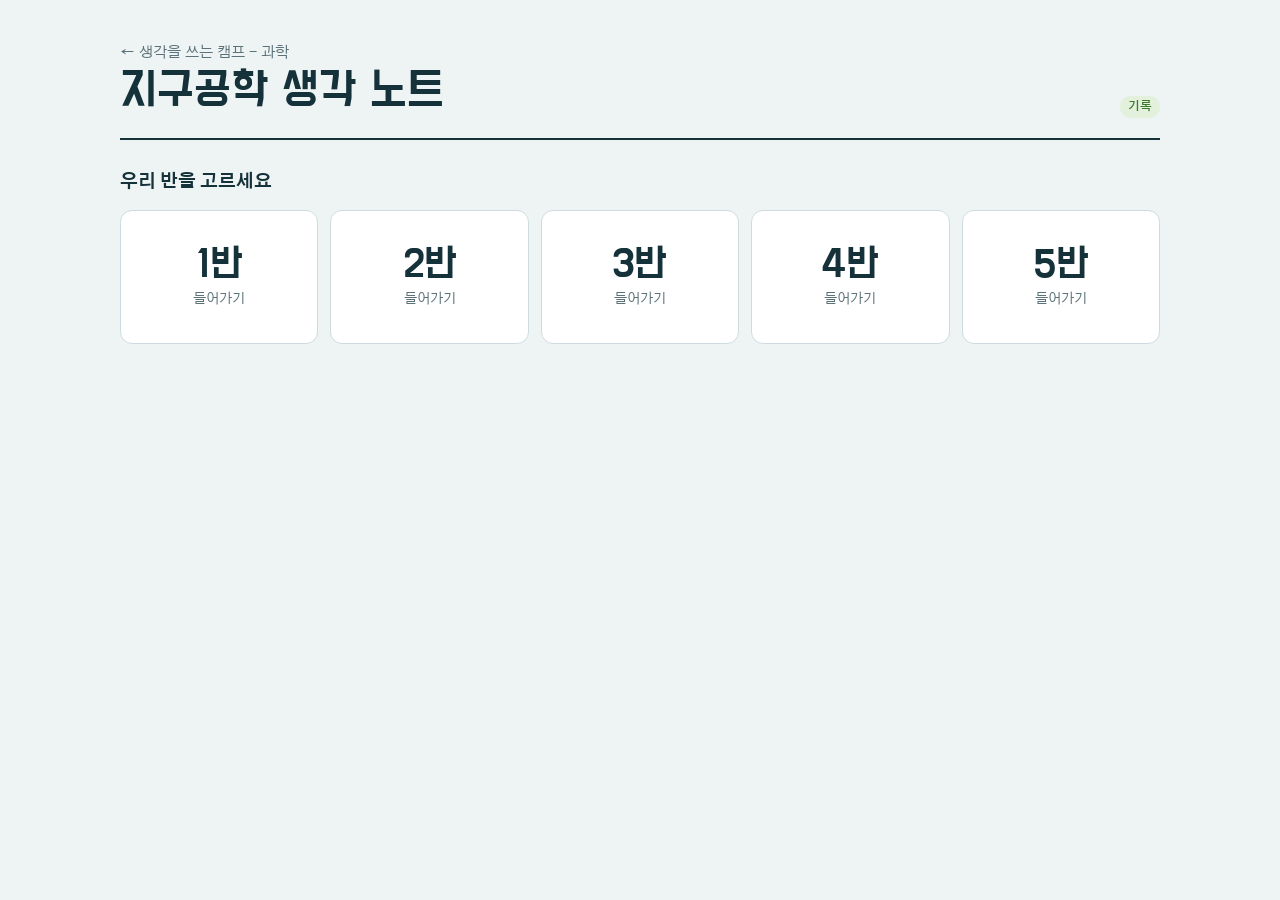
<file: note/index.html>
<!doctype html>
<html lang="ko">
<head>
<meta charset="utf-8">
<meta name="viewport" content="width=device-width, initial-scale=1, viewport-fit=cover">
<!-- 아이폰 Safari에서 링크로 넘어가면 구글이 "파일을 열 수 없습니다"를 띄우는 경우가 있어, 앞 페이지 정보를 넘기지 않음(직접 입력과 같게) -->
<meta name="referrer" content="no-referrer">
<title>지구공학 생각 노트</title>
<link rel="preconnect" href="https://fonts.googleapis.com">
<link rel="stylesheet" href="https://fonts.googleapis.com/css2?family=Do+Hyeon&family=Gothic+A1:wght@400;600;700&display=swap">
<style>
/* Layout: 랜딩 페이지와 같은 헤더 + 반 버튼 5개(넓으면 한 줄, 폰은 2~3열) */
:root{
  --bg:#eef3f4; --paper:#ffffff; --ink:#15323a; --muted:#5b7279; --line:#cfdcdf;
  --accent:#0f7d8c; --green:#3d7a2e; --green-soft:#e2f0dc;
  --f-display:"Do Hyeon","Gothic A1",system-ui,sans-serif;
  --f-body:"Gothic A1",system-ui,-apple-system,"Apple SD Gothic Neo","Malgun Gothic",sans-serif;
}
@media (prefers-color-scheme: dark){:root:not([data-theme="light"]){
  --bg:#0f1b1e; --paper:#162a2f; --ink:#e3eef0; --muted:#93abb1; --line:#28434a;
  --accent:#5cc6d2; --green:#9fd38a; --green-soft:#223a1d; color-scheme:dark}}
:root[data-theme="dark"]{
  --bg:#0f1b1e; --paper:#162a2f; --ink:#e3eef0; --muted:#93abb1; --line:#28434a;
  --accent:#5cc6d2; --green:#9fd38a; --green-soft:#223a1d; color-scheme:dark}

html,body{margin:0}
body{background:var(--bg);color:var(--ink);font-family:var(--f-body);font-size:16px;line-height:1.55}
.wrap{max-width:1040px;margin:0 auto;padding-block:40px 56px;
  padding-left:max(16px,env(safe-area-inset-left,0px));padding-right:max(16px,env(safe-area-inset-right,0px))}
header{display:flex;flex-wrap:wrap;align-items:flex-end;justify-content:space-between;gap:12px 24px;
  padding-bottom:20px;border-bottom:2px solid var(--ink);margin-bottom:28px}
h1{font-family:var(--f-display);font-weight:400;font-size:clamp(2rem,5vw,3rem);line-height:1.1;margin:0;text-wrap:balance}
.back{color:var(--muted);text-decoration:none;font-size:.95rem}
.back:hover{color:var(--accent)}
.chip{font-size:.72rem;font-weight:600;letter-spacing:.02em;padding:2px 8px;border-radius:99px;background:var(--green-soft);color:var(--green);white-space:nowrap}
.ask{font-weight:700;font-size:1.15rem;margin:0 0 14px}
.classes{list-style:none;margin:0;padding:0;display:grid;grid-template-columns:repeat(5,minmax(0,1fr));gap:12px}
.cls{display:flex;flex-direction:column;align-items:center;justify-content:center;gap:4px;min-height:132px;
  background:var(--paper);border:1px solid var(--line);border-radius:12px;color:inherit;text-decoration:none;
  transition:border-color .15s,transform .15s}
a.cls:hover{border-color:var(--green);transform:translateY(-2px)}
a.cls:focus-visible{outline:3px solid var(--green);outline-offset:2px}
.cls b{font-family:var(--f-display);font-weight:400;font-size:2.6rem;line-height:1}
.cls small{font-size:.85rem;color:var(--muted)}
.cls.off{opacity:.5}
.msg{margin:18px 0 0;color:var(--muted);font-size:.95rem}
@media (max-width:640px){ .classes{grid-template-columns:repeat(3,minmax(0,1fr))} .cls{min-height:104px} }
@media (prefers-reduced-motion:reduce){.cls{transition:none} a.cls:hover{transform:none}}
</style>
</head>
<body>
<div class="wrap">
  <header>
    <div>
      <a class="back" href="../">← 생각을 쓰는 캠프 - 과학</a>
      <h1>지구공학 생각 노트</h1>
    </div>
    <span class="chip">기록</span>
  </header>

  <p class="ask">우리 반을 고르세요</p>
  <ol class="classes" id="classes"></ol>
  <p class="msg" id="msg" hidden></p>
</div>

<script>
/* 반별 생각 노트: 화면은 GitHub 판(app/?c=N) 하나. 반별 서버(Apps Script) 주소는 app/index.html의 API_URLS에 적음.
   그 반의 서버 주소를 받아 연결한 반만 여기서 켬(1) */
const READY = { 1: 1, 2: 1, 3: 1, 4: 1, 5: 1 };
const URLS = {};
for (const n of [1, 2, 3, 4, 5]) URLS[n] = READY[n] ? "app/?c=" + n : "";
const target = n => URLS[n] || "";

// 생각 노트의 반 드롭다운에서 왔을 때(?c=3): 바로 그 반으로
const want = Number(new URLSearchParams(location.search).get("c"));
if (target(want)) location.replace(target(want));
else {
  const list = document.getElementById("classes");
  for (const n of [1, 2, 3, 4, 5]) {
    const li = document.createElement("li");
    const url = target(n);
    const el = document.createElement(url ? "a" : "div");
    el.className = "cls" + (url ? "" : " off");
    if (url) { el.href = url; el.rel = "noreferrer"; } else el.setAttribute("aria-disabled", "true");
    el.innerHTML = "<b>" + n + "반</b><small>" + (url ? "들어가기" : "준비 중") + "</small>";
    li.append(el); list.append(li);
  }
  if (want >= 1 && want <= 5) {
    const m = document.getElementById("msg");
    m.textContent = want + "반 주소가 아직 준비되지 않았어요. 선생님께 알려 주세요.";
    m.hidden = false;
  }
}
</script>
</body>
</html>
</file>
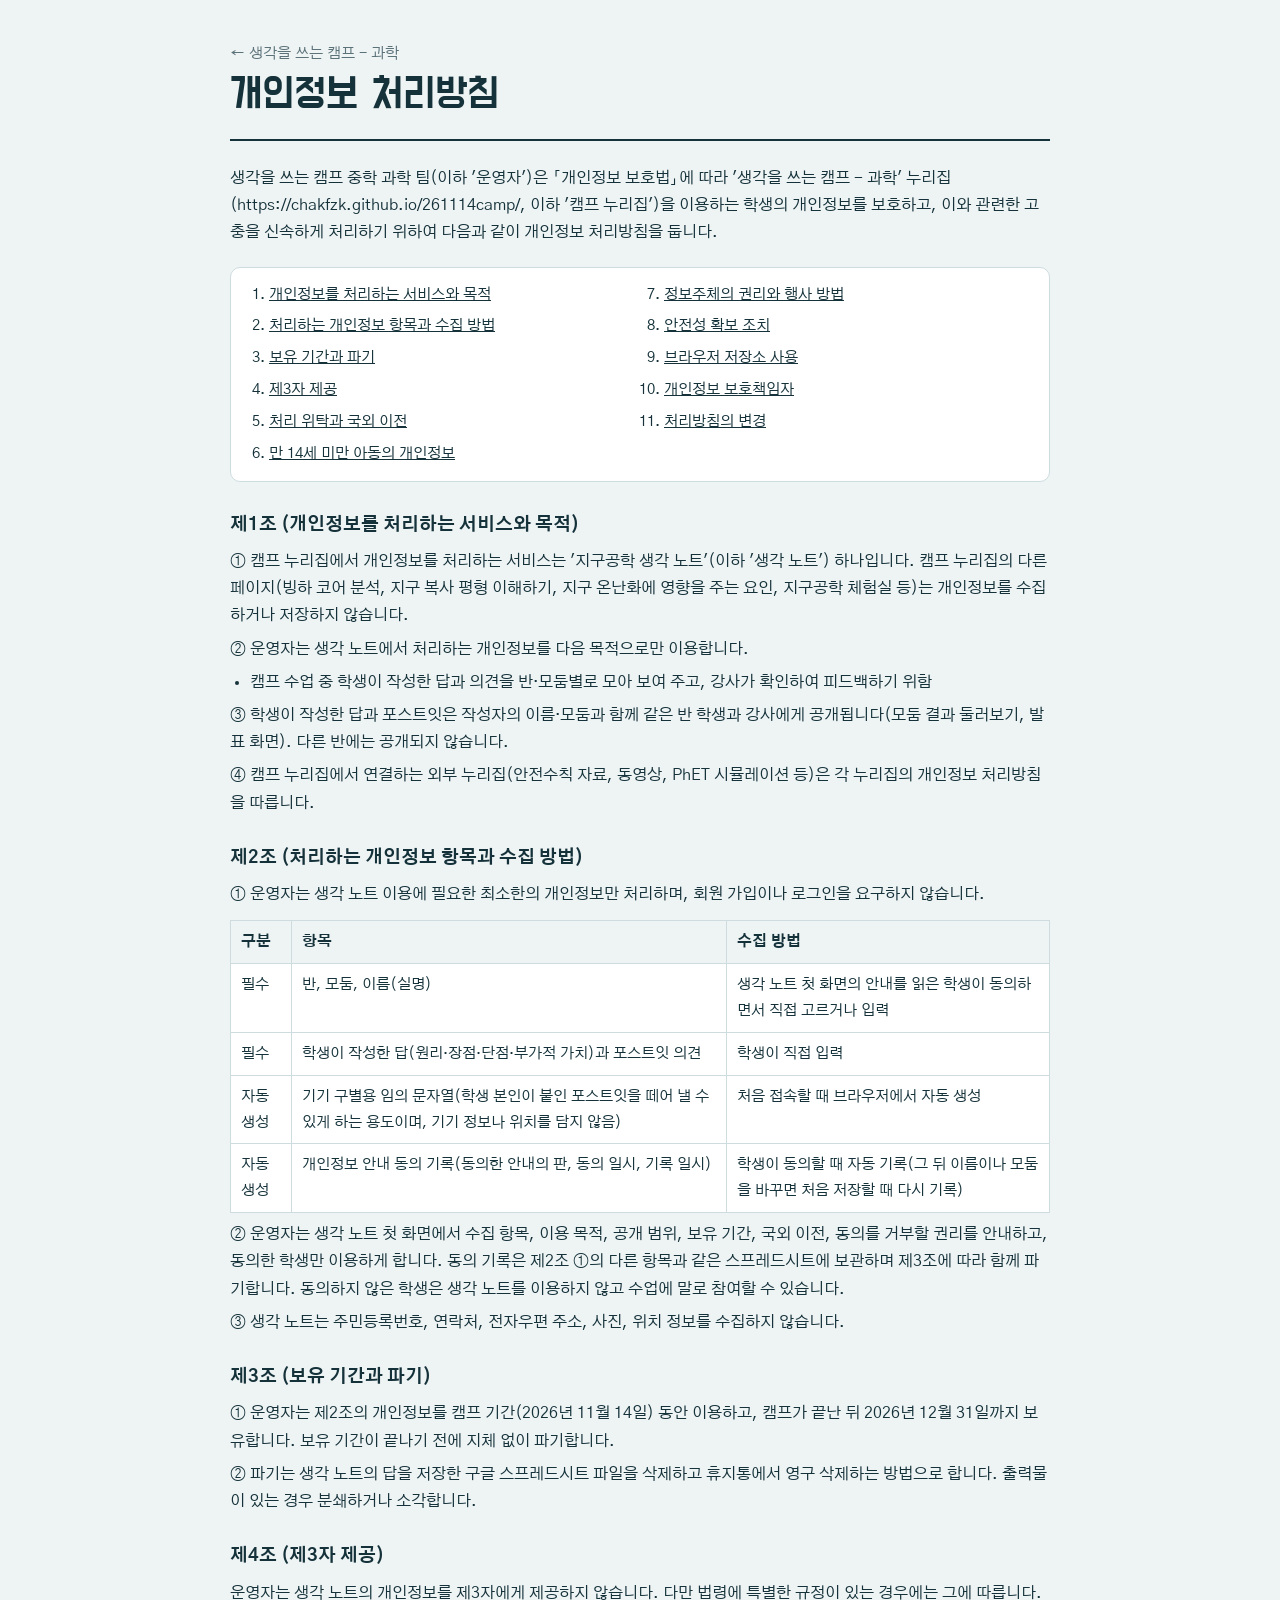
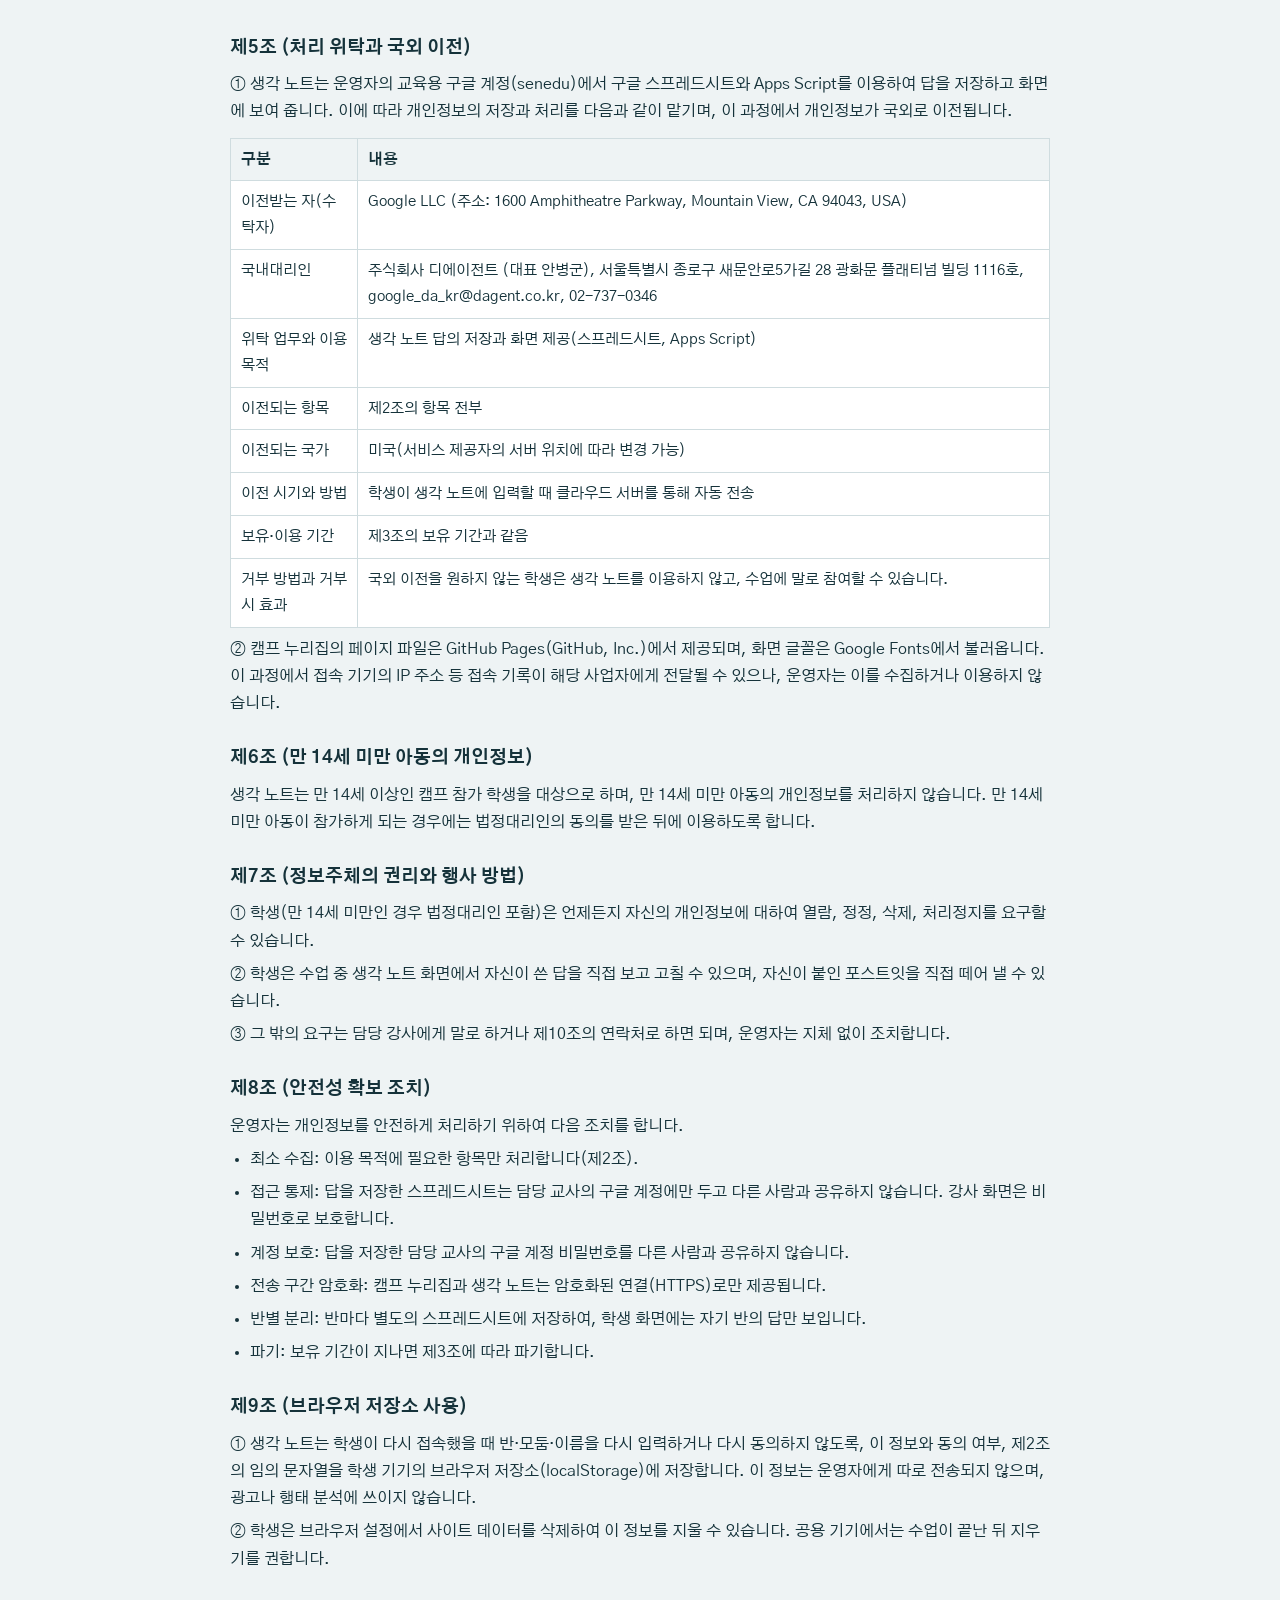
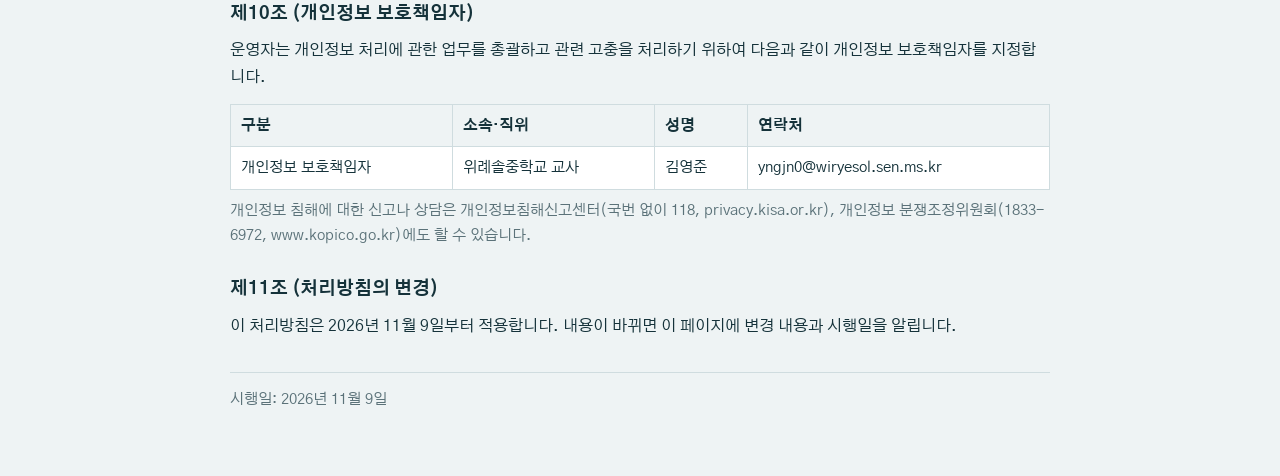
<file: privacy/index.html>
<!doctype html>
<html lang="ko">
<head>
<meta charset="utf-8">
<meta name="viewport" content="width=device-width, initial-scale=1, viewport-fit=cover">
<title>개인정보 처리방침</title>
<link rel="preconnect" href="https://fonts.googleapis.com">
<link rel="stylesheet" href="https://fonts.googleapis.com/css2?family=Do+Hyeon&family=Gothic+A1:wght@400;600;700&display=swap">
<style>
/* Layout: 랜딩 페이지와 같은 헤더 + 읽기 폭으로 좁힌 조항 목록 */
:root{
  --bg:#eef3f4; --paper:#ffffff; --ink:#15323a; --muted:#5b7279; --line:#cfdcdf; --accent:#0f7d8c;
  --f-display:"Do Hyeon","Gothic A1",system-ui,sans-serif;
  --f-body:"Gothic A1",system-ui,-apple-system,"Apple SD Gothic Neo","Malgun Gothic",sans-serif;
}
@media (prefers-color-scheme: dark){:root:not([data-theme="light"]){
  --bg:#0f1b1e; --paper:#162a2f; --ink:#e3eef0; --muted:#93abb1; --line:#28434a; --accent:#5cc6d2; color-scheme:dark}}
:root[data-theme="dark"]{
  --bg:#0f1b1e; --paper:#162a2f; --ink:#e3eef0; --muted:#93abb1; --line:#28434a; --accent:#5cc6d2; color-scheme:dark}
html,body{margin:0}
body{background:var(--bg);color:var(--ink);font-family:var(--f-body);font-size:16px;line-height:1.7}
.wrap{max-width:820px;margin:0 auto;padding-block:40px 64px;
  padding-left:max(16px,env(safe-area-inset-left,0px));padding-right:max(16px,env(safe-area-inset-right,0px))}
header{padding-bottom:20px;border-bottom:2px solid var(--ink);margin-bottom:24px}
h1{font-family:var(--f-display);font-weight:400;font-size:clamp(2rem,5vw,2.6rem);line-height:1.15;margin:4px 0 0}
.back{color:var(--muted);text-decoration:none;font-size:.95rem}
.back:hover{color:var(--accent)}
.lead{margin:0 0 20px}
nav ol{margin:0 0 28px;padding:14px 18px 14px 38px;background:var(--paper);border:1px solid var(--line);border-radius:10px;columns:2;column-gap:28px;font-size:.95rem}
nav a{color:inherit}
section{margin:0 0 26px;scroll-margin-top:16px}
h2{font-size:1.12rem;margin:0 0 8px}
p,li{margin:0 0 6px}
ul{margin:0;padding-left:20px}
table{width:100%;border-collapse:collapse;background:var(--paper);font-size:.95rem;margin:6px 0 8px}
th,td{border:1px solid var(--line);padding:8px 10px;text-align:left;vertical-align:top}
th{background:var(--bg);font-weight:700}
.table{overflow-x:auto}
.note{color:var(--muted);font-size:.92rem}
footer{border-top:1px solid var(--line);padding-top:14px;margin-top:32px;color:var(--muted);font-size:.92rem}
@media (max-width:560px){ nav ol{columns:1} }
</style>
</head>
<body>
<div class="wrap">
  <header>
    <a class="back" href="../">← 생각을 쓰는 캠프 - 과학</a>
    <h1>개인정보 처리방침</h1>
  </header>

  <p class="lead">생각을 쓰는 캠프 중학 과학 팀(이하 '운영자')은 「개인정보 보호법」에 따라 '생각을 쓰는 캠프 - 과학' 누리집(https://chakfzk.github.io/261114camp/, 이하 '캠프 누리집')을 이용하는 학생의 개인정보를 보호하고, 이와 관련한 고충을 신속하게 처리하기 위하여 다음과 같이 개인정보 처리방침을 둡니다.</p>

  <nav aria-label="목차"><ol>
    <li><a href="#a1">개인정보를 처리하는 서비스와 목적</a></li>
    <li><a href="#a2">처리하는 개인정보 항목과 수집 방법</a></li>
    <li><a href="#a3">보유 기간과 파기</a></li>
    <li><a href="#a4">제3자 제공</a></li>
    <li><a href="#a5">처리 위탁과 국외 이전</a></li>
    <li><a href="#a6">만 14세 미만 아동의 개인정보</a></li>
    <li><a href="#a7">정보주체의 권리와 행사 방법</a></li>
    <li><a href="#a8">안전성 확보 조치</a></li>
    <li><a href="#a9">브라우저 저장소 사용</a></li>
    <li><a href="#a10">개인정보 보호책임자</a></li>
    <li><a href="#a11">처리방침의 변경</a></li>
  </ol></nav>

  <section id="a1">
    <h2>제1조 (개인정보를 처리하는 서비스와 목적)</h2>
    <p>① 캠프 누리집에서 개인정보를 처리하는 서비스는 '지구공학 생각 노트'(이하 '생각 노트') 하나입니다. 캠프 누리집의 다른 페이지(빙하 코어 분석, 지구 복사 평형 이해하기, 지구 온난화에 영향을 주는 요인, 지구공학 체험실 등)는 개인정보를 수집하거나 저장하지 않습니다.</p>
    <p>② 운영자는 생각 노트에서 처리하는 개인정보를 다음 목적으로만 이용합니다.</p>
    <ul>
      <li>캠프 수업 중 학생이 작성한 답과 의견을 반·모둠별로 모아 보여 주고, 강사가 확인하여 피드백하기 위함</li>
    </ul>
    <p>③ 학생이 작성한 답과 포스트잇은 작성자의 이름·모둠과 함께 같은 반 학생과 강사에게 공개됩니다(모둠 결과 둘러보기, 발표 화면). 다른 반에는 공개되지 않습니다.</p>
    <p>④ 캠프 누리집에서 연결하는 외부 누리집(안전수칙 자료, 동영상, PhET 시뮬레이션 등)은 각 누리집의 개인정보 처리방침을 따릅니다.</p>
  </section>

  <section id="a2">
    <h2>제2조 (처리하는 개인정보 항목과 수집 방법)</h2>
    <p>① 운영자는 생각 노트 이용에 필요한 최소한의 개인정보만 처리하며, 회원 가입이나 로그인을 요구하지 않습니다.</p>
    <div class="table"><table>
      <tr><th>구분</th><th>항목</th><th>수집 방법</th></tr>
      <tr><td>필수</td><td>반, 모둠, 이름(실명)</td><td>생각 노트 첫 화면의 안내를 읽은 학생이 동의하면서 직접 고르거나 입력</td></tr>
      <tr><td>필수</td><td>학생이 작성한 답(원리·장점·단점·부가적 가치)과 포스트잇 의견</td><td>학생이 직접 입력</td></tr>
      <tr><td>자동 생성</td><td>기기 구별용 임의 문자열(학생 본인이 붙인 포스트잇을 떼어 낼 수 있게 하는 용도이며, 기기 정보나 위치를 담지 않음)</td><td>처음 접속할 때 브라우저에서 자동 생성</td></tr>
      <tr><td>자동 생성</td><td>개인정보 안내 동의 기록(동의한 안내의 판, 동의 일시, 기록 일시)</td><td>학생이 동의할 때 자동 기록(그 뒤 이름이나 모둠을 바꾸면 처음 저장할 때 다시 기록)</td></tr>
    </table></div>
    <p>② 운영자는 생각 노트 첫 화면에서 수집 항목, 이용 목적, 공개 범위, 보유 기간, 국외 이전, 동의를 거부할 권리를 안내하고, 동의한 학생만 이용하게 합니다. 동의 기록은 제2조 ①의 다른 항목과 같은 스프레드시트에 보관하며 제3조에 따라 함께 파기합니다. 동의하지 않은 학생은 생각 노트를 이용하지 않고 수업에 말로 참여할 수 있습니다.</p>
    <p>③ 생각 노트는 주민등록번호, 연락처, 전자우편 주소, 사진, 위치 정보를 수집하지 않습니다.</p>
  </section>

  <section id="a3">
    <h2>제3조 (보유 기간과 파기)</h2>
    <p>① 운영자는 제2조의 개인정보를 캠프 기간(2026년 11월 14일) 동안 이용하고, 캠프가 끝난 뒤 2026년 12월 31일까지 보유합니다. 보유 기간이 끝나기 전에 지체 없이 파기합니다.</p>
    <p>② 파기는 생각 노트의 답을 저장한 구글 스프레드시트 파일을 삭제하고 휴지통에서 영구 삭제하는 방법으로 합니다. 출력물이 있는 경우 분쇄하거나 소각합니다.</p>
  </section>

  <section id="a4">
    <h2>제4조 (제3자 제공)</h2>
    <p>운영자는 생각 노트의 개인정보를 제3자에게 제공하지 않습니다. 다만 법령에 특별한 규정이 있는 경우에는 그에 따릅니다.</p>
  </section>

  <section id="a5">
    <h2>제5조 (처리 위탁과 국외 이전)</h2>
    <p>① 생각 노트는 운영자의 교육용 구글 계정(senedu)에서 구글 스프레드시트와 Apps Script를 이용하여 답을 저장하고 화면에 보여 줍니다. 이에 따라 개인정보의 저장과 처리를 다음과 같이 맡기며, 이 과정에서 개인정보가 국외로 이전됩니다.</p>
    <div class="table"><table>
      <tr><th>구분</th><th>내용</th></tr>
      <tr><td>이전받는 자(수탁자)</td><td>Google LLC (주소: 1600 Amphitheatre Parkway, Mountain View, CA 94043, USA)</td></tr>
      <tr><td>국내대리인</td><td>주식회사 디에이전트 (대표 안병군), 서울특별시 종로구 새문안로5가길 28 광화문 플래티넘 빌딩 1116호, google_da_kr@dagent.co.kr, 02-737-0346</td></tr>
      <tr><td>위탁 업무와 이용 목적</td><td>생각 노트 답의 저장과 화면 제공(스프레드시트, Apps Script)</td></tr>
      <tr><td>이전되는 항목</td><td>제2조의 항목 전부</td></tr>
      <tr><td>이전되는 국가</td><td>미국(서비스 제공자의 서버 위치에 따라 변경 가능)</td></tr>
      <tr><td>이전 시기와 방법</td><td>학생이 생각 노트에 입력할 때 클라우드 서버를 통해 자동 전송</td></tr>
      <tr><td>보유·이용 기간</td><td>제3조의 보유 기간과 같음</td></tr>
      <tr><td>거부 방법과 거부 시 효과</td><td>국외 이전을 원하지 않는 학생은 생각 노트를 이용하지 않고, 수업에 말로 참여할 수 있습니다.</td></tr>
    </table></div>
    <p>② 캠프 누리집의 페이지 파일은 GitHub Pages(GitHub, Inc.)에서 제공되며, 화면 글꼴은 Google Fonts에서 불러옵니다. 이 과정에서 접속 기기의 IP 주소 등 접속 기록이 해당 사업자에게 전달될 수 있으나, 운영자는 이를 수집하거나 이용하지 않습니다.</p>
  </section>

  <section id="a6">
    <h2>제6조 (만 14세 미만 아동의 개인정보)</h2>
    <p>생각 노트는 만 14세 이상인 캠프 참가 학생을 대상으로 하며, 만 14세 미만 아동의 개인정보를 처리하지 않습니다. 만 14세 미만 아동이 참가하게 되는 경우에는 법정대리인의 동의를 받은 뒤에 이용하도록 합니다.</p>
  </section>

  <section id="a7">
    <h2>제7조 (정보주체의 권리와 행사 방법)</h2>
    <p>① 학생(만 14세 미만인 경우 법정대리인 포함)은 언제든지 자신의 개인정보에 대하여 열람, 정정, 삭제, 처리정지를 요구할 수 있습니다.</p>
    <p>② 학생은 수업 중 생각 노트 화면에서 자신이 쓴 답을 직접 보고 고칠 수 있으며, 자신이 붙인 포스트잇을 직접 떼어 낼 수 있습니다.</p>
    <p>③ 그 밖의 요구는 담당 강사에게 말로 하거나 제10조의 연락처로 하면 되며, 운영자는 지체 없이 조치합니다.</p>
  </section>

  <section id="a8">
    <h2>제8조 (안전성 확보 조치)</h2>
    <p>운영자는 개인정보를 안전하게 처리하기 위하여 다음 조치를 합니다.</p>
    <ul>
      <li>최소 수집: 이용 목적에 필요한 항목만 처리합니다(제2조).</li>
      <li>접근 통제: 답을 저장한 스프레드시트는 담당 교사의 구글 계정에만 두고 다른 사람과 공유하지 않습니다. 강사 화면은 비밀번호로 보호합니다.</li>
      <li>계정 보호: 답을 저장한 담당 교사의 구글 계정 비밀번호를 다른 사람과 공유하지 않습니다.</li>
      <li>전송 구간 암호화: 캠프 누리집과 생각 노트는 암호화된 연결(HTTPS)로만 제공됩니다.</li>
      <li>반별 분리: 반마다 별도의 스프레드시트에 저장하여, 학생 화면에는 자기 반의 답만 보입니다.</li>
      <li>파기: 보유 기간이 지나면 제3조에 따라 파기합니다.</li>
    </ul>
  </section>

  <section id="a9">
    <h2>제9조 (브라우저 저장소 사용)</h2>
    <p>① 생각 노트는 학생이 다시 접속했을 때 반·모둠·이름을 다시 입력하거나 다시 동의하지 않도록, 이 정보와 동의 여부, 제2조의 임의 문자열을 학생 기기의 브라우저 저장소(localStorage)에 저장합니다. 이 정보는 운영자에게 따로 전송되지 않으며, 광고나 행태 분석에 쓰이지 않습니다.</p>
    <p>② 학생은 브라우저 설정에서 사이트 데이터를 삭제하여 이 정보를 지울 수 있습니다. 공용 기기에서는 수업이 끝난 뒤 지우기를 권합니다.</p>
  </section>

  <section id="a10">
    <h2>제10조 (개인정보 보호책임자)</h2>
    <p>운영자는 개인정보 처리에 관한 업무를 총괄하고 관련 고충을 처리하기 위하여 다음과 같이 개인정보 보호책임자를 지정합니다.</p>
    <div class="table"><table>
      <tr><th>구분</th><th>소속·직위</th><th>성명</th><th>연락처</th></tr>
      <tr><td>개인정보 보호책임자</td><td>위례솔중학교 교사</td><td>김영준</td><td>yngjn0@wiryesol.sen.ms.kr</td></tr>
    </table></div>
    <p class="note">개인정보 침해에 대한 신고나 상담은 개인정보침해신고센터(국번 없이 118, privacy.kisa.or.kr), 개인정보 분쟁조정위원회(1833-6972, www.kopico.go.kr)에도 할 수 있습니다.</p>
  </section>

  <section id="a11">
    <h2>제11조 (처리방침의 변경)</h2>
    <p>이 처리방침은 2026년 11월 9일부터 적용합니다. 내용이 바뀌면 이 페이지에 변경 내용과 시행일을 알립니다.</p>
  </section>

  <footer>시행일: 2026년 11월 9일</footer>
</div>
</body>
</html>
</file>
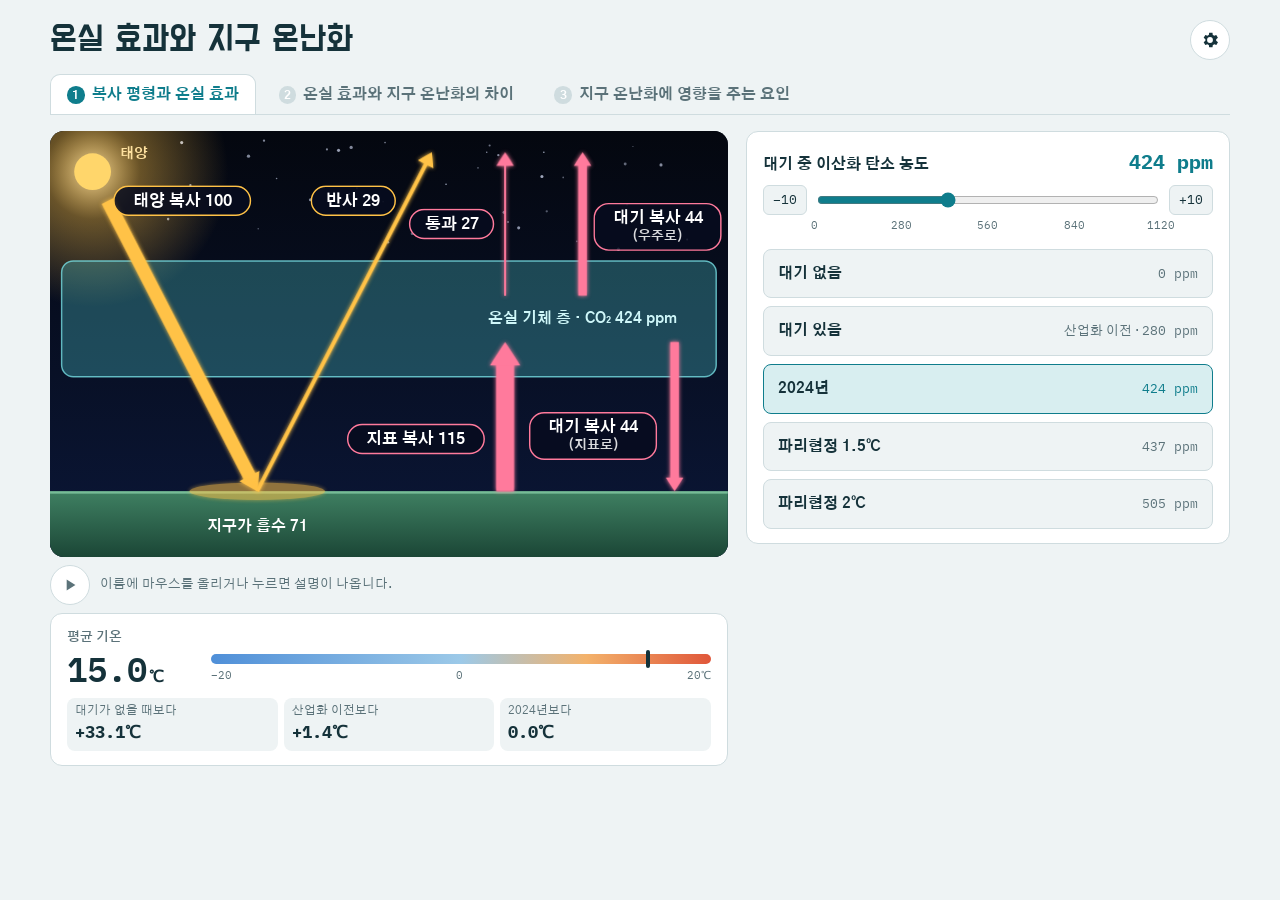
<file: radiation/index.html>
<!doctype html>
<html lang="ko">
<head>
<meta charset="utf-8">
<meta name="viewport" content="width=device-width, initial-scale=1, viewport-fit=cover">
<script>/* 이 페이지는 '온실 효과와 지구 온난화'(greenhouse/)의 탭 안에서 열림. 주소로 바로 들어오면 그 페이지의 이 탭으로 넘어감 */
if(window.self!==window.top){ document.documentElement.className+=" embed"; if(/[?&]mini\b/.test(location.search)) document.documentElement.className+=" mini"; } else location.replace("../greenhouse/#radiation");
/* ?embed&mini=1: 생각 노트의 원리 칸 옆 판. 그림(화살표)과 농도 슬라이더만 보임(6번 페이지 자체는 그대로) */</script>
<title>지구 복사 평형 이해하기</title>
<link rel="icon" type="image/svg+xml" href="favicon.svg">
<link rel="preconnect" href="https://fonts.googleapis.com">
<link rel="stylesheet" href="https://fonts.googleapis.com/css2?family=Do+Hyeon&family=Gothic+A1:wght@400;600;700&family=IBM+Plex+Mono:wght@500;600&display=swap">
<style>
html,body{margin:0}
[hidden]{display:none!important}
img{max-width:100%}
/* Layout: 제목 줄(오른쪽에 톱니 설정 버튼) / 왼쪽 에너지 흐름 도식, 오른쪽 조작판과 결과. 좁으면 한 열. 설정·수치 근거는 오른쪽에서 열리는 패널 */
:root{
  --bg:#eef3f4; --paper:#ffffff; --ink:#15323a; --muted:#5b7279; --line:#cfdcdf;
  --accent:#0f7d8c; --accent-soft:#d8eef0; --warm:#b4561f; --warm-soft:#f8e6da;
  --ok:#2f7d4f; --ok-soft:#dff0e5; --q:#7a5a00; --q-soft:#fbf1cf; --q-line:#ecd68a;
  --scrim:rgba(10,25,30,.42);
  --f-display:"Do Hyeon","Gothic A1",system-ui,sans-serif;
  --f-body:"Gothic A1",system-ui,-apple-system,"Apple SD Gothic Neo","Malgun Gothic",sans-serif;
  --f-mono:"IBM Plex Mono",ui-monospace,Menlo,monospace;
}
@media (prefers-color-scheme: dark){:root:not([data-theme="light"]){
  --bg:#0f1b1e; --paper:#162a2f; --ink:#e3eef0; --muted:#93abb1; --line:#28434a;
  --accent:#5cc6d2; --accent-soft:#1d3d43; --warm:#f0a070; --warm-soft:#3d2a1f;
  --ok:#8fd3a6; --ok-soft:#1f3a2b; --q:#f1d27a; --q-soft:#33300f; --q-line:#5c5320;
  --scrim:rgba(0,0,0,.55); color-scheme:dark}}
:root[data-theme="dark"]{
  --bg:#0f1b1e; --paper:#162a2f; --ink:#e3eef0; --muted:#93abb1; --line:#28434a;
  --accent:#5cc6d2; --accent-soft:#1d3d43; --warm:#f0a070; --warm-soft:#3d2a1f;
  --ok:#8fd3a6; --ok-soft:#1f3a2b; --q:#f1d27a; --q-soft:#33300f; --q-line:#5c5320;
  --scrim:rgba(0,0,0,.55); color-scheme:dark}

body{background:var(--bg);color:var(--ink);font-family:var(--f-body);font-size:15px;line-height:1.55}
button{font:inherit;color:inherit}
.wrap{max-width:1180px;margin:0 auto;padding-block:20px 40px;
  padding-left:max(16px,env(safe-area-inset-left,0px));padding-right:max(16px,env(safe-area-inset-right,0px))}
.top{display:flex;align-items:center;justify-content:space-between;gap:12px;margin-bottom:16px}
.embed .top{display:none}
/* 생각 노트용 작은 모드: 그림 + 농도 슬라이더 한 줄 */
.mini body{background:var(--paper);touch-action:manipulation}   /* 생각 노트 안: 두 번 탭해 확대 끔 */
.mini .wrap{padding:8px!important;max-width:none}
.mini .main{display:block}
.mini .stagebar,.mini .tempbox,.mini .presets,.mini .panel>.box~*{display:none!important}
.mini .panel{margin-top:8px}
.mini .panel>.box{padding:8px 12px;border:0;background:var(--bg)}
.embed .wrap{padding-top:16px}
h1{font-family:var(--f-display);font-weight:400;font-size:clamp(1.6rem,4vw,2.2rem);line-height:1.15;margin:0;text-wrap:balance;min-width:0}
.btn{border:1px solid var(--line);background:var(--paper);border-radius:8px;padding:7px 12px;cursor:pointer;font-weight:600;font-size:.88rem}
.btn:hover{border-color:var(--accent)}
.btn:focus-visible,.pb:focus-visible,input:focus-visible,summary:focus-visible{outline:3px solid var(--accent);outline-offset:2px}
.btn.primary{background:var(--accent);border-color:var(--accent);color:var(--paper)}
.ibtn{display:inline-grid;place-items:center;width:40px;height:40px;padding:0;border-radius:50%;flex:none}
.ibtn svg{width:20px;height:20px;fill:currentColor}
.ibtn .i-pause{display:none}
.ibtn[data-state="playing"] .i-play{display:none}
.ibtn[data-state="playing"] .i-pause{display:block}

.main{display:grid;grid-template-columns:minmax(0,1.4fr) minmax(0,1fr);gap:18px;align-items:start}
@media (max-width:900px){.main{grid-template-columns:minmax(0,1fr)}}
.stagecol{position:relative;display:flex;flex-direction:column;gap:8px;min-width:0}
.stage{border-radius:14px;overflow:hidden;background:#060b1a}
.stage svg{display:block;width:100%;height:auto}
.stage [data-key]{cursor:help}
.stage [data-key]:focus{outline:none}
.stage [data-key]:focus-visible rect{stroke:#fff;stroke-width:3}
.stagebar{display:flex;align-items:center;gap:10px;color:var(--muted);font-size:.8rem}
.tip{position:absolute;z-index:5;max-width:min(260px,90%);background:var(--paper);color:var(--ink);border:1px solid var(--line);border-radius:8px;
  padding:8px 11px;font-size:.84rem;line-height:1.45;box-shadow:0 6px 18px rgba(0,0,0,.18);pointer-events:none}
.tip b{display:block;font-size:.8rem;color:var(--accent);margin-bottom:2px}
.panel{display:flex;flex-direction:column;gap:12px;min-width:0}
.box{background:var(--paper);border:1px solid var(--line);border-radius:12px;padding:14px 16px}
.lab{display:flex;justify-content:space-between;align-items:baseline;gap:8px;font-weight:700}
.lab output{font-family:var(--f-mono);font-size:1.25rem;color:var(--accent);font-variant-numeric:tabular-nums;min-width:8.5ch;text-align:right}
.rng{display:flex;align-items:center;gap:8px;margin-top:8px}
.rng input{flex:1;min-width:0;accent-color:var(--accent)}
.step{flex:none;width:44px;border:1px solid var(--line);background:var(--bg);border-radius:6px;padding:4px 0;cursor:pointer;font-family:var(--f-mono);font-size:.8rem}
.scale{position:relative;height:16px;margin:2px 52px 0;font-family:var(--f-mono);font-size:.68rem;color:var(--muted)}
.scale span{position:absolute;transform:translateX(-50%);white-space:nowrap}
.presets{display:grid;grid-template-columns:repeat(3,minmax(0,1fr));gap:6px;margin-top:12px}
.pb{border:1px solid var(--line);background:var(--bg);border-radius:8px;padding:6px 4px;cursor:pointer;display:flex;flex-direction:column;align-items:center;gap:1px;min-width:0}
.pb b{font-size:.82rem}
.pb small{font-family:var(--f-mono);font-size:.7rem;color:var(--muted)}
.pb .era{font-family:var(--f-body)}.pb .era i{font-style:normal}
@media (max-width:599px){.pb .era{display:block}.pb .era i{display:none}}
.pb[aria-pressed="true"]{border-color:var(--accent);background:var(--accent-soft)}
.pb[aria-pressed="true"] small{color:var(--accent)}
/* 세로 목록: 이름 왼쪽, 농도 오른쪽 */
.presets{grid-template-columns:1fr;gap:8px;margin-top:16px}
.presets .pb{flex-direction:row;justify-content:space-between;align-items:baseline;padding:12px 14px}
.presets .pb b{font-size:.95rem}.presets .pb small{font-size:.8rem}
.pb .era{display:inline!important}.pb .era i{display:inline!important}

.temp{display:grid;grid-template-columns:8rem minmax(0,1fr);gap:4px 16px;align-items:center}
.temp .k{grid-column:1/-1;font-size:.82rem;color:var(--muted);font-weight:600}
.temp .v{font-family:var(--f-mono);font-size:2.1rem;font-weight:600;line-height:1;font-variant-numeric:tabular-nums;white-space:nowrap}
.temp .v small{font-size:1rem;margin-left:2px}
.gauge{min-width:0}
.gauge .bar{position:relative;height:10px;border-radius:5px;background:linear-gradient(90deg,#4f8fd8,#9cc9e8 50%,#f3b26b 75%,#e0573a)}
.gauge .mk{position:absolute;top:-4px;width:4px;height:18px;margin-left:-2px;border-radius:2px;background:var(--ink)}
.gauge .lb{display:flex;justify-content:space-between;font-family:var(--f-mono);font-size:.68rem;color:var(--muted);margin-top:3px}
.deltas{display:grid;grid-template-columns:repeat(var(--n,3),minmax(0,1fr));gap:6px;margin-top:12px}
.deltas div{background:var(--bg);border-radius:8px;padding:6px 8px;min-width:0}
.deltas small{display:block;font-size:.72rem;color:var(--muted);line-height:1.3}
.deltas b{font-family:var(--f-mono);font-size:1.05rem;font-variant-numeric:tabular-nums}


details.q{background:var(--q-soft);border-color:var(--q-line)}
details.q summary{cursor:pointer;font-weight:700;color:var(--q)}
details.q p,details.q ol,details.q ul{margin:8px 0 0}
details.q ol,details.q ul{padding-left:20px}
details.q li{margin:4px 0}

/* 도식 애니메이션: 순서대로 보기(재생·일시정지) */
.stage .ar line{stroke-dasharray:1;stroke-dashoffset:0}
.stage.play .ar line{animation:draw .9s ease-out both;animation-delay:calc(var(--i) * 1s)}
.stage.play .ar polygon,.stage.play .bd{animation:fade .35s ease-out both;animation-delay:calc(var(--i) * 1s + .75s)}
.stage.paused .ar line,.stage.paused .ar polygon,.stage.paused .bd{animation-play-state:paused}
@keyframes draw{from{stroke-dashoffset:1}to{stroke-dashoffset:0}}
@keyframes fade{from{opacity:0}to{opacity:1}}
@media (prefers-reduced-motion:reduce){.stage.play .ar line,.stage.play .ar polygon,.stage.play .bd{animation:none}}

/* 설정·수치 근거 패널 */
.scrim{position:fixed;inset:0;background:var(--scrim);z-index:20}
.sheet{position:fixed;top:0;right:0;bottom:0;width:min(460px,100%);background:var(--paper);z-index:21;overflow-y:auto;
  border-left:1px solid var(--line);
  padding-top:max(18px,env(safe-area-inset-top,0px));padding-bottom:max(24px,env(safe-area-inset-bottom,0px));
  padding-left:20px;padding-right:max(20px,env(safe-area-inset-right,0px))}
.sheet header{display:flex;justify-content:space-between;align-items:center;gap:8px;margin-bottom:6px}
.sheet h2{font-family:var(--f-display);font-weight:400;font-size:1.4rem;margin:0}
.sheet h3{font-size:.92rem;margin:18px 0 4px;color:var(--accent)}
.sheet p,.sheet li{font-size:.86rem;color:var(--ink);margin:4px 0}
.sheet ul{padding-left:18px;margin:4px 0}
.sheet .opt{display:flex;align-items:center;gap:8px;padding:10px 12px;border:1px solid var(--line);border-radius:8px;margin-top:6px;cursor:pointer;font-weight:600;font-size:.88rem}
.sheet .opt input{width:18px;height:18px;accent-color:var(--accent)}
.sheet .wide{width:100%;margin-top:6px;padding:10px 12px;text-align:left}
.sheet .tw{overflow-x:auto;margin:6px 0}
.sheet table{border-collapse:collapse;font-size:.82rem;width:100%}
.sheet th,.sheet td{border-bottom:1px solid var(--line);padding:4px 6px;text-align:right;font-variant-numeric:tabular-nums;white-space:nowrap}
.sheet th:first-child,.sheet td:first-child{text-align:left;white-space:normal}
.sheet th{color:var(--muted);font-weight:600}
.sheet .num{font-family:var(--f-mono);font-variant-numeric:tabular-nums}
</style>
</head>
<body>
<div class="wrap" id="root">
  <div class="top">
    <h1>지구 복사 평형 이해하기</h1>
    <button type="button" class="btn ibtn" id="openSheet" aria-haspopup="dialog" aria-label="설정 · 수치 근거" title="설정 · 수치 근거">
      <svg viewBox="0 0 24 24" aria-hidden="true"><path d="M19.4 13a7.5 7.5 0 0 0 0-2l2.1-1.6-2-3.5-2.5 1a7.4 7.4 0 0 0-1.7-1L15 3.3h-4l-.4 2.6a7.4 7.4 0 0 0-1.7 1l-2.5-1-2 3.5L6.5 11a7.5 7.5 0 0 0 0 2l-2.1 1.6 2 3.5 2.5-1a7.4 7.4 0 0 0 1.7 1l.4 2.6h4l.4-2.6a7.4 7.4 0 0 0 1.7-1l2.5 1 2-3.5zM12 15.5a3.5 3.5 0 1 1 0-7 3.5 3.5 0 0 1 0 7z"/></svg>
    </button>
  </div>

  <div class="main">
    <div class="stagecol" id="stagecol">
      <div class="stage" id="stage"></div>
      <div class="stagebar">
        <button type="button" class="btn ibtn" id="replay" data-state="idle" aria-label="순서대로 재생" title="순서대로 보기">
          <svg class="i-play" viewBox="0 0 24 24" aria-hidden="true"><path d="M8 5.5v13l10.5-6.5z"/></svg>
          <svg class="i-pause" viewBox="0 0 24 24" aria-hidden="true"><path d="M7 5h3.5v14H7zM13.5 5H17v14h-3.5z"/></svg>
        </button>
        <span>이름에 마우스를 올리거나 누르면 설명이 나옵니다.</span>
      </div>
      <div class="tip" id="tip" role="tooltip" hidden></div>
      <div class="box tempbox">
        <div class="temp">
          <div class="k">평균 기온</div>
          <div class="v" id="tVal">14.9<small>℃</small></div>
          <div class="gauge" aria-hidden="true"><div class="bar"><span class="mk" id="tMk"></span></div><div class="lb"><span>−20</span><span>0</span><span>20℃</span></div></div>
        </div>
        <div class="deltas">
          <div><small>대기가 없을 때보다</small><b id="d0"></b></div>
          <div><small>산업화 이전보다</small><b id="d1"></b></div>
          <div><small>2024년보다</small><b id="d2"></b></div>
        </div>
      </div>
    </div>

    <div class="panel">
      <div class="box">
        <label class="lab" for="ppm"><span>대기 중 이산화 탄소 농도</span><output id="ppmOut" for="ppm">424 ppm</output></label>
        <div class="rng">
          <button type="button" class="step" id="dec" aria-label="10 ppm 줄이기">−10</button>
          <input type="range" id="ppm" min="0" max="1120" step="1" value="424">
          <button type="button" class="step" id="inc" aria-label="10 ppm 늘리기">+10</button>
        </div>
        <div class="scale" aria-hidden="true"><span style="left:0%">0</span><span style="left:25%">280</span><span style="left:50%">560</span><span style="left:75%">840</span><span style="left:100%">1120</span></div>
        <div class="presets" role="group" aria-label="기준 농도">
          <button type="button" class="pb" data-p="0"><b>대기 없음</b><small>0 ppm</small></button>
          <button type="button" class="pb" data-p="280"><b>대기 있음</b><small><span class="era">산업화 이전<i> · </i></span>280 ppm</small></button>
          <button type="button" class="pb" data-p="424"><b>2024년</b><small>424 ppm</small></button>
          <button type="button" class="pb w" id="pb15"><b>파리협정 1.5℃</b><small></small></button>
          <button type="button" class="pb w" id="pb20"><b>파리협정 2℃</b><small></small></button>
        </div>
      </div>


    </div>
  </div>
</div>

<div class="scrim" id="scrim" hidden></div>
<aside class="sheet" id="sheet" role="dialog" aria-modal="true" aria-labelledby="sheetTitle" hidden>
  <header><h2 id="sheetTitle">설정 · 수치 근거</h2><button type="button" class="btn" id="closeSheet">닫기</button></header>

  <h3>설정</h3>
  <label class="opt"><input type="checkbox" id="hideNum"> 에너지 값 숨기기 <span style="font-weight:400;color:var(--muted)">(농도와 기온은 그대로)</span></label>
  <button type="button" class="btn wide" id="reset">초기화 (2024년 424 ppm으로)</button>

  <h3>에너지 값</h3>
  <p>지구에 들어오는 태양 복사 340 W/m²를 100으로 놓고 환산하였다(×100÷340, 반올림).</p>
  <ul>
    <li>IPCC AR6 1실무그룹 제7장 그림 7.2의 전 지구 연평균: 입사 340, 반사 약 100, 흡수 약 240, 우주로 나가는 지구 복사 약 239 W/m². 화면 값은 흡수 71, 반사 29이다.</li>
    <li>21세기 초의 대표값이며 특정 연도의 관측값이 아니다.</li>
    <li>온실 기체 층의 두께는 실제 대기의 두께가 아니라 온실 기체의 양을 나타낸다. 280 ppm까지는 같은 두께로 두고, 그보다 진하면 복사 강제력에 비례해 두꺼워지게 하였다(두께 변화는 보기 쉽게 과장하였고, '지구 온난화에 영향을 주는 요인' 탭의 띠와 같은 식이다). 화살표의 길이는 두께와 상관없이 같게 두었다.</li>
    <li>적외선 화살표(지표 복사·통과·대기 복사)의 두께는 280 ppm보다 진할 때 그 농도와의 차이를 10배로 키워 그렸다. 실제 값은 몇 %만 변해 비례대로 그리면 차이가 보이지 않기 때문이다. 이름표의 숫자는 실제 값이다.</li>
    <li>반사 29는 구름·대기·지표를 모두 합친 행성 반사율이다. 구름이 없는 맑은 하늘에서는 반사가 약 53 W/m²이다.</li>
    <li>온실 기체는 햇빛을 반사하지 않는다. 지표 복사(적외선)를 흡수했다가 다시 방출한다.</li>
  </ul>

  <h3>용어</h3>
  <ul>
    <li><b>지표 복사</b>: 지표가 내보내는 적외선.</li>
    <li><b>지구 복사</b>: 지구 전체(지표와 대기)가 우주로 내보내는 적외선 = 통과 + 위로 향한 대기 복사.</li>
    <li><b>대기 복사</b>: 대기(온실 기체)가 흡수한 에너지를 다시 내보내는 적외선. 아래로 향한 몫은 흔히 '되돌아오는 복사(역복사)'라고 부른다.</li>
  </ul>

  <h3>대기 없음 (0 ppm)</h3>
  <ul>
    <li>평균 기온은 (240 ÷ σ)<sup>1/4</sup> = 255.1 K, 즉 −18.1℃이다(σ: 스테판-볼츠만 상수). 교과서는 약 −18℃를 쓴다.</li>
    <li>현재 반사율을 그대로 둔 유효복사온도이므로, 구름·대기가 실제로 없는 지구의 기온과는 다르다.</li>
    <li>NASA GISS 모형 실험(Lacis 등, 2010)에서는 비응결성 온실 기체를 모두 없애자 50년 뒤 약 −21℃까지 내려갔다. 0 ppm은 비교 기준이며 예측값이 아니다.</li>
  </ul>

  <h3>농도와 기온</h3>
  <ul>
    <li>2024년 농도: 전 지구 평균 423.9 ppm(WMO), NOAA 전 지구 연평균 약 423 ppm, 마우나로아 연평균 424.61 ppm. 모형은 기준을 424 ppm으로 두고 이때 15.0℃가 되도록 맞췄다(계산값 <span class="num" id="sNow"></span>℃).</li>
    <li>산업화 이전 농도: 280 ppm(NOAA). IPCC AR6은 1750년 값을 약 278 ppm으로 제시한다.</li>
    <li>이산화 탄소 2배일 때 복사 강제력 3.93 ± 0.47 W/m², 평형 기후 민감도 약 3℃(가능성이 높은 범위 2.5~4℃): IPCC AR6 1실무그룹 제7장.</li>
    <li>모형은 280→424 ppm의 기온 상승이 관측된 장기 온난화 약 1.4℃(WMO 2024, 1850~1900년 대비 1.34~1.41℃)와 같도록 맞췄다(계산값 +<span class="num" id="sDel"></span>℃). 이 경우 2배일 때 상승은 약 2.4℃로 평형 기후 민감도보다 작다. 현재 관측과 같은 비율로 반응한다고 가정한 값이기 때문이다. 7번 시뮬레이션도 같은 모형을 쓴다.</li>
  </ul>

  <h3>파리협정 버튼</h3>
  <ul>
    <li>280 ppm일 때의 기온(<span class="num" id="sPre"></span>℃)보다 1.5℃, 2℃ 높아지는 농도(약 <span class="num" id="s15"></span> ppm, <span class="num" id="s20"></span> ppm)이다.</li>
    <li>기온 목표는 1850~1900년 평균 대비 수십 년 장기 평균을 기준으로 한다(WMO). 2024년 한 해 평균은 1.55 ± 0.13℃ 높았으나 이것만으로 목표를 넘었다고 보지 않는다.</li>
    <li>파리협정 제2조 1항(a): 2℃보다 훨씬 낮게 유지(기본 목표), 1.5℃로 제한 노력(노력 목표).</li>
    <li>이산화 탄소 외 온실 기체와 에어로졸의 영향을 따로 다루지 않았다. 이 농도는 모형 계산값이며 탄소 예산이나 예측값이 아니다.</li>
  </ul>

  <h3>IPCC 그림 7.2와 비교</h3>
  <p>그림 7.2(p.934)의 21세기 초 값(W/m²)을 입사 340 = 100으로 환산해 2024년 화면 값과 비교하였다.</p>
  <div class="tw"><table>
    <thead><tr><th>항목</th><th>W/m²</th><th>100 기준</th><th>화면</th></tr></thead>
    <tbody>
      <tr><td>입사</td><td>340</td><td>100</td><td>100</td></tr>
      <tr><td>반사</td><td>100</td><td>29.4</td><td>29</td></tr>
      <tr><td>흡수 (대기 80 + 지표 160)</td><td>240</td><td>70.6</td><td>71</td></tr>
      <tr><td>우주로 나가는 지구 복사</td><td>239</td><td>70.3</td><td>71</td></tr>
      <tr><td>지표 복사</td><td>398</td><td>117.1</td><td>115</td></tr>
      <tr><td>증발·대류</td><td>103</td><td>30.3</td><td>없음</td></tr>
      <tr><td>지표 쪽 대기 복사</td><td>342</td><td>100.6</td><td>44</td></tr>
    </tbody>
  </table></div>
  <ul>
    <li>입사·반사·흡수·우주로 나가는 지구 복사는 실제와 1 이내로 일치하고, 지표 복사는 약 2% 작다.</li>
    <li>실제로는 지표가 47.1, 대기가 23.5를 흡수한다. 그림에서는 두 값을 합쳐 '지구가 흡수 71'로 나타냈다.</li>
    <li>지표 쪽 대기 복사는 실제의 절반 이하이다. 실제 대기는 지표 복사 외에도 태양 복사(23.5)와 증발·대류로 올라온 열(30.3)을 받고, 아래쪽이 더 따뜻해 지표 쪽으로 더 많이 방출한다. 이 모형은 둘을 생략하고 대기를 온도가 하나인 한 겹으로 두어 위아래로 같은 양을 방출한다. 따라서 이 값은 농도에 따른 증감의 방향을 보는 데 쓴다.</li>
    <li>통과(27)는 2024년 기온이 15.0℃가 되도록 맞춘 모형에서 계산된 값이다. 그림 7.2는 대기의 창을 화살표로 나타내지만 수치를 제시하지 않아 비교하지 않았다.</li>
  </ul>

  <h3>복사 평형과 지금의 지구</h3>
  <ul>
    <li>화면의 '복사 평형'은 그 농도가 오래 유지되어 지구가 새 평형에 이른 뒤의 상태이다.</li>
    <li>실제 지구는 온실 기체가 계속 늘어 평형이 깨진 상태이며, 흡수하는 에너지가 내보내는 에너지보다 많다. IPCC AR6는 지구 에너지 불균형을 1971~2006년 0.50 [0.32~0.69] W/m², 2006~2018년 0.79 [0.52~1.06] W/m²로 평가하였다(1실무그룹 제7장 요약 p.925, 7.2.2절 p.937). 늘어난 에너지의 91%는 바다에 쌓였다.</li>
    <li>같은 장 그림 7.2(p.934)도 21세기 초 지구의 에너지 불균형을 0.7 (0.5~0.9) W/m²로 표시한다.</li>
    <li>화면 기준(340 W/m² = 100)으로 환산하면 0.79 W/m²는 약 0.2이므로, 정수로 나타내면 0으로 반올림되어 흡수와 방출이 같게 보인다.</li>
  </ul>

  <h3>모형의 가정</h3>
  <ul>
    <li>화면의 기온은 교육용 단순 모형의 계산값이다.</li>
    <li>대기를 한 겹으로 두고, 태양 복사는 모두 지표가 흡수한다고 보며, 반사율은 농도와 관계없이 같다고 가정하였다. 증발·대류로 전달되는 에너지는 생략하였다.</li>
    <li>424 ppm에서 대기의 지표 복사 흡수 비율은 77%로, 수증기·구름 되먹임을 합친 값이다.</li>
    <li>140 ppm 이상은 복사 강제력이 농도의 로그에 비례한다고 보고 계산하였다. 140 ppm 미만은 0 ppm과 부드럽게 이어 붙인 보간값이다.</li>
    <li>시간에 따른 변화는 나타내지 않는다. 표시 정수는 반올림값이며 통과 = 흡수 − 대기 복사(우주로)로 맞췄다.</li>
    <li>대기가 한 겹이므로 지표 복사를 모두 흡수해도 약 30℃까지만 오른다.</li>
    <li>대각선 햇빛은 태양의 방향을 나타낸 그림이며, 입사 에너지는 지구 전체·1년 평균값이다.</li>
  </ul>
</aside>

<script>
(function(){
"use strict";
/*SHARED-JS-START*/
var $=function(id){return document.getElementById(id);};
var hide=false, TIPS={};
var reduce=false; try{reduce=window.matchMedia("(prefers-reduced-motion: reduce)").matches;}catch(e){}
var SIG=5.670374e-8, ASR=240, TE=Math.pow(ASR/SIG,0.25);
var F100=100/340; function P(v){return Math.round(v*F100);}
var ABS=P(ASR), REF=100-ABS;

/* 도식 공통 (viewBox 700×440) */
var VW=700, VH=440, SURF=372, TOP=22, SCX=44, SCY=42, HX=214;
var K=(HX-SCX)/(SURF-SCY);
function xRef(y){return HX+K*(SURF-y);}
var UL=Math.hypot(HX-SCX,SURF-SCY), SX=SCX+34*(HX-SCX)/UL, SY=SCY+34*(SURF-SCY)/UL;
var EM=470, SP=550, BK=645, SUN="#FFC247", IR="#FF7A9C";
function wd(v){return Math.max(2,v/25);}
function arrow(x1,y1,x2,y2,w,c,i){
  var dx=x2-x1, dy=y2-y1, L=Math.hypot(dx,dy), ux=dx/L, uy=dy/L;
  var hl=Math.max(14,w*1.3), hw=Math.max(9,w*0.85), ex=x2-ux*hl*.85, ey=y2-uy*hl*.85;
  var bx=x2-ux*hl, by=y2-uy*hl, px=-uy, py=ux;
  return '<g class="ar" style="--i:'+i+'" filter="url(#glow)"><line pathLength="1" x1="'+x1.toFixed(1)+'" y1="'+y1.toFixed(1)+'" x2="'+ex.toFixed(1)+'" y2="'+ey.toFixed(1)+'" stroke="'+c+'" stroke-width="'+w.toFixed(1)+'"/>'+
    '<polygon points="'+(bx+px*hw).toFixed(1)+','+(by+py*hw).toFixed(1)+' '+(bx-px*hw).toFixed(1)+','+(by-py*hw).toFixed(1)+' '+x2.toFixed(1)+','+y2.toFixed(1)+'" fill="'+c+'"/></g>';
}
function tw(t){var w=22; for(var i=0;i<t.length;i++) w+=t.charCodeAt(i)>=0xAC00?17:10.2; return w;}
function keyAttr(k){ return k?' data-key="'+k+'" tabindex="0" aria-label="'+TIPS[k][0]+': '+TIPS[k][1]+'"':''; }
/* sub: 둘째 줄(작은 글씨). 대기 복사의 방향 '(지표로)'·'(우주로)'에 씀 */
function badge(x,y,lab,val,c,anchor,i,k,sub){
  var t=(hide||val===null)?lab:lab+" "+val, w=Math.max(tw(t),sub?tw(sub)*.8:0), x0=anchor==="end"?x-w:anchor==="middle"?x-w/2:x, h=sub?48:30;
  return '<g class="bd" style="--i:'+i+'"'+keyAttr(k)+'><rect x="'+x0.toFixed(1)+'" y="'+(y-15)+'" width="'+w.toFixed(1)+'" height="'+h+'" rx="15" fill="rgba(7,12,31,.86)" stroke="'+c+'" stroke-width="1.5"/>'+
    '<text x="'+(x0+w/2).toFixed(1)+'" y="'+y+'" fill="#fff" font-size="17" font-weight="700" text-anchor="middle" dominant-baseline="central">'+t+'</text>'+
    (sub?'<text x="'+(x0+w/2).toFixed(1)+'" y="'+(y+19)+'" fill="#fff" fill-opacity=".85" font-size="13.5" font-weight="700" text-anchor="middle" dominant-baseline="central">'+sub+'</text>':'')+'</g>';
}
function label(x,y,t,size,fill,k){
  var w=t.length*size*0.95+16;
  return '<g'+keyAttr(k)+'><rect x="'+(x-w/2).toFixed(1)+'" y="'+(y-size*0.9)+'" width="'+w.toFixed(1)+'" height="'+(size*1.8)+'" fill="transparent"/>'+
    '<text x="'+x+'" y="'+y+'" fill="'+fill+'" font-size="'+size+'" font-weight="700" text-anchor="middle" dominant-baseline="central">'+t+'</text></g>';
}
var STARS=(function(){ var s="", seed=7; function r(){seed=(seed*9301+49297)%233280; return seed/233280;}
  for(var i=0;i<46;i++){ var x=r()*660+20, y=r()*120+6, rad=r()*1.2+.5; if(x<110&&y<100) continue; s+='<circle cx="'+x.toFixed(0)+'" cy="'+y.toFixed(0)+'" r="'+rad.toFixed(1)+'" fill="#DDE6FF" opacity="'+(.35+r()*.5).toFixed(2)+'"/>'; } return s; })();
function svgHead(aria){
  return '<svg viewBox="0 0 '+VW+' '+VH+'" role="img" aria-label="'+aria+'">'+
    '<defs><linearGradient id="sp" x1="0" y1="0" x2="0" y2="1"><stop offset="0" stop-color="#04070F"/><stop offset="1" stop-color="#0B1738"/></linearGradient>'+
    '<linearGradient id="gd" x1="0" y1="0" x2="0" y2="1"><stop offset="0" stop-color="#3F8062"/><stop offset="1" stop-color="#1B4636"/></linearGradient>'+
    '<radialGradient id="sg" cx="'+SCX+'" cy="'+SCY+'" r="140" gradientUnits="userSpaceOnUse"><stop offset="0" stop-color="#FFE2A0" stop-opacity=".95"/><stop offset=".35" stop-color="#FFC247" stop-opacity=".4"/><stop offset="1" stop-color="#FFC247" stop-opacity="0"/></radialGradient>'+
    '<filter id="glow" filterUnits="userSpaceOnUse" x="-20" y="-20" width="'+(VW+40)+'" height="'+(VH+40)+'"><feGaussianBlur stdDeviation="2.4" result="b"/><feMerge><feMergeNode in="b"/><feMergeNode in="SourceGraphic"/></feMerge></filter></defs>'+
    '<rect width="'+VW+'" height="'+VH+'" fill="url(#sp)"/>'+STARS+
    '<circle cx="'+SCX+'" cy="'+SCY+'" r="140" fill="url(#sg)"/><circle cx="'+SCX+'" cy="'+SCY+'" r="19" fill="#FFD66B"/>'+
    '<text x="72" y="24" fill="#FFE2A0" font-size="14" font-weight="700" dominant-baseline="central">태양</text>';
}
function ground(){ return '<rect x="0" y="'+SURF+'" width="'+VW+'" height="'+(VH-SURF)+'" fill="url(#gd)"/><rect x="0" y="'+SURF+'" width="'+VW+'" height="2.5" fill="#8FD6AE" opacity=".7"/>'; }
/* 공통 화살표: 태양 복사, 반사, 지표 흡수, 지표 복사, 통과, 대기 복사(아래·위) */
/* IR 화살표 두께: 280 ppm(대기 있음)보다 진하면 그때와의 차이를 EXG배로 키워 그림(값 자체는 몇 %만 변해 정비례로는 안 보임). 이름표 숫자는 실제 값 */
var EXG=10;
function xw(v,ref,on){ return wd(on?ref+EXG*(v-ref):v); }
/* fw: 굵기용 값(주지 않으면 f). 탭 ③은 그 농도의 평형 값을 넘겨, 기온을 기다리지 않고 다이얼을 돌리는 즉시 굵기가 바뀜. 이름표 숫자는 f */
function flowArrows(f,bt,bb,eps,fw){
  fw=fw||f;
  var e0=epsOf(280), es0=ASR/(1-e0/2), on=eps>e0;
  var s=arrow(SX,SY,HX,SURF,wd(340),SUN,0)+badge(66,72,"태양 복사",100,SUN,"start",0,"sun");
  s+=arrow(HX,SURF,xRef(TOP),TOP,wd(100),SUN,1)+badge(xRef(72)-12,72,"반사",REF,SUN,"end",1,"ref");
  s+='<g class="bd" style="--i:2"'+keyAttr("abs")+'><ellipse cx="'+HX+'" cy="'+SURF+'" rx="70" ry="9" fill="'+SUN+'" opacity=".55" filter="url(#glow)"/>'+
     '<rect x="'+(HX-90)+'" y="392" width="180" height="32" fill="transparent"/>'+
     '<text x="'+HX+'" y="408" fill="#fff" font-size="16" font-weight="700" text-anchor="middle" dominant-baseline="central">지구가 흡수'+(hide?"":" "+ABS)+'</text></g>';
  if(f.none){
    s+=arrow(EM,SURF,EM,TOP,wd(f.Es),IR,3)+badge(EM-14,318,"지표 복사",f.em,IR,"end",3,"surf")+badge(EM+14,96,"모두 우주로",null,IR,"start",3,"pass");
    return s;
  }
  /* 화살표 끝점은 층 두께와 상관없이 '대기 있음(280 ppm)' 층의 위아래(174~214)에 고정. 층이 두꺼워지면 화살표가 층 안으로 들어가 보임 → 길이는 그대로, 굵기만 바뀜 */
  bt=174; bb=214;
  var wE=xw(fw.Es,es0,on), wB=xw(eps*fw.Es/2,e0*es0/2,on), hE=Math.max(9,wE*0.85), hB=Math.max(9,wB*0.85);
  s+=arrow(EM,SURF,EM,bb+4,wE,IR,3)+badge(EM-Math.max(14,hE+6),318,"지표 복사",f.em,IR,"end",3,"surf");
  var yp=Math.min(96,bt-24), yu=Math.min(90,bt-40); /* 층이 두꺼워지면 위쪽 이름표를 올림 */
  if(f.pass>0) s+=arrow(EM,bt-4,EM,TOP,xw((1-eps)*fw.Es,(1-e0)*es0,on),IR,4)+badge(EM-12,yp,"통과",f.pass,IR,"end",4,"pass");
  s+=arrow(BK,bb+4,BK,SURF,xw(eps*fw.Es/2,e0*es0/2,on),IR,5)+badge((EM+hE+BK-hB)/2,306,"대기 복사",f.up,IR,"middle",5,"down","(지표로)");
  s+=arrow(SP,bt-4,SP,TOP,xw(eps*fw.Es/2,e0*es0/2,on),IR,5)+badge(SP+12,yu,"대기 복사",f.up,IR,"start",5,"upa","(우주로)");
  return s;
}

/* 그림 그리기와 툴팁 */
var stage=$("stage"), col=$("stagecol"), tip=$("tip"), tipKey=null;
function paint(svg){
  stage.innerHTML=svg;
  var bds=stage.querySelectorAll(".bd"), last=null, mi=-1;
  for(var i=0;i<bds.length;i++){ var n=+bds[i].style.getPropertyValue("--i"); if(n>=mi){mi=n; last=bds[i];} }
  if(last) last.setAttribute("data-last","1");
  if(tipKey) showTip(tipKey);
}
function showTip(k){
  var el=stage.querySelector('[data-key="'+k+'"]'); if(!el||!TIPS[k]){ hideTip(); return; }
  tipKey=k; tip.innerHTML='<b>'+TIPS[k][0]+'</b>'+TIPS[k][1]; tip.hidden=false;
  var r=el.getBoundingClientRect(), h=col.getBoundingClientRect(), sr=stage.getBoundingClientRect();
  var tw_=tip.offsetWidth, th=tip.offsetHeight;
  var left=Math.max(4,Math.min(h.width-tw_-4, r.left-h.left+r.width/2-tw_/2));
  var top=r.bottom-h.top+6;
  if(top+th>sr.bottom-h.top) top=r.top-h.top-th-6;
  tip.style.left=left+"px"; tip.style.top=Math.max(0,top)+"px";
}
function hideTip(){ tipKey=null; tip.hidden=true; }
stage.addEventListener("pointermove",function(e){ var k=e.target.closest&&e.target.closest("[data-key]"); if(k){ if(k.dataset.key!==tipKey) showTip(k.dataset.key); } else if(e.pointerType==="mouse") hideTip(); });
stage.addEventListener("pointerleave",function(e){ if(e.pointerType==="mouse") hideTip(); });
stage.addEventListener("click",function(e){ var k=e.target.closest("[data-key]"); if(k) showTip(k.dataset.key); else hideTip(); });
stage.addEventListener("focusin",function(e){ var k=e.target.closest("[data-key]"); if(k) showTip(k.dataset.key); });
stage.addEventListener("focusout",hideTip);
document.addEventListener("pointerdown",function(e){ if(!stage.contains(e.target)) hideTip(); });

/* 순서대로 보기: 재생·일시정지 */
var pbtn=$("replay");
function setPS(s){ pbtn.dataset.state=s; pbtn.setAttribute("aria-label", s==="playing"?"일시정지":"순서대로 재생"); }
function startPlay(){ stage.classList.remove("play","paused"); void stage.offsetWidth; stage.classList.add("play"); setPS(reduce?"idle":"playing"); }
function stopPlay(){ stage.classList.remove("play","paused"); setPS("idle"); }
pbtn.addEventListener("click",function(){
  var s=pbtn.dataset.state;
  if(s==="playing"){ stage.classList.add("paused"); setPS("paused"); }
  else if(s==="paused"){ stage.classList.remove("paused"); setPS("playing"); }
  else { if(typeof beforePlay==="function") beforePlay(); startPlay(); }
});
stage.addEventListener("animationend",function(e){ if(e.target.getAttribute&&e.target.getAttribute("data-last")) setPS("idle"); });

/* 설정 패널 */
var sheet=$("sheet"), scrim=$("scrim"), opener=$("openSheet");
function openS(){ sheet.hidden=false; scrim.hidden=false; $("closeSheet").focus(); }
function closeS(){ sheet.hidden=true; scrim.hidden=true; opener.focus(); }
opener.addEventListener("click",openS); $("closeSheet").addEventListener("click",closeS); scrim.addEventListener("click",closeS);
document.addEventListener("keydown",function(e){ if(e.key==="Escape"&&!sheet.hidden) closeS(); });
function f1(x){var r=x.toFixed(1); if(r==="-0.0") r="0.0"; return r.replace("-","−");}
function sd(d){return (d>=0.05?"+":d<=-0.05?"−":"")+Math.abs(d).toFixed(1);}
/*SHARED-JS-END*/

TIPS={
  sun:["태양 복사","태양에서 지구로 들어오는 에너지입니다. 들어오는 양을 100으로 놓고 다른 값을 나타냈습니다."],
  ref:["반사","구름·대기·지표에서 반사되어 곧바로 우주로 나가는 태양 복사입니다. 농도를 바꿔도 변하지 않습니다."],
  abs:["지구가 흡수","반사되지 않은 태양 복사를 지구가 흡수한 양입니다. 실제로는 대기와 지표가 나누어 흡수하지만, 이 그림에서는 합쳐서 나타냈습니다."],
  surf:["지표 복사","데워진 지표가 내보내는 적외선 에너지입니다. 지표가 따뜻할수록 커집니다."],
  pass:["통과","지표 복사 중 대기에 흡수되지 않고 곧바로 우주로 나가는 몫입니다."],
  down:["대기 복사 (지표로)","온실 기체가 흡수한 에너지를 다시 내보낸 것 중 지표로 향하는 몫입니다. 지표를 더 데웁니다."],
  upa:["대기 복사 (우주로)","온실 기체가 흡수한 에너지를 다시 내보낸 것 중 우주로 향하는 몫입니다. 통과한 몫과 합한 것이 지구 복사입니다."],
  air:["온실 기체 층","온실 기체가 많을수록 지표 복사를 더 많이 흡수합니다. 층의 두께는 실제 대기의 두께가 아니라 온실 기체의 양을 나타냅니다."]
};

/* ---------- 모형 (원본과 동일) ---------- */
var PMAX=1120, PRE=280, NOW=424;
var EPS0=0.77212, C0=424, F2X=3.93, GFB=2.0069, CB=140;
var SB=GFB*2*(F2X/Math.LN2)/(ASR/(1-EPS0/2));
function epsLog(c){return EPS0+SB*Math.log(c/C0);}
var EB=epsLog(CB), QA=2-SB/EB;
function epsOf(c){ if(c<=0) return 0; if(c>=CB) return epsLog(c); var u=c/CB; return EB*(QA*u+(1-QA)*u*u); }
function tempK(c){return TE*Math.pow(1-epsOf(c)/2,-0.25);}
function solve(dT){ var b=tempK(PRE), lo=PRE, hi=PMAX; for(var i=0;i<60;i++){ var m=(lo+hi)/2; if(tempK(m)-b<dT) lo=m; else hi=m; } return Math.round((lo+hi)/2); }
var L15=solve(1.5), L20=solve(2);
function flows(eps){ var Es=ASR/(1-eps/2); var up=eps>=0.01?Math.max(1,P(eps*Es/2)):0; return {Es:Es, up:up, pass:ABS-up, em:ABS+up, none:eps<0.01}; }

var ppm=NOW;
var BT=150, BB=238;
function scene(){
  var eps=epsOf(ppm), f=flows(eps);
  var s=svgHead("지구 에너지 흐름 도식, 이산화 탄소 "+ppm+" ppm");
  /* 층 두께: 280 ppm까지 40(탭 2의 산업화 이전 띠), 그 위는 탭 2와 같은 식(복사 강제력에 비례, 과장)으로 두꺼워짐 */
  var g=ppm>PRE?(F2X/Math.LN2)*Math.log(ppm/PRE)/1.9:0, h=40+70*Math.min(1,g)+40*Math.max(0,Math.min(2,g-1)), bt=194-h/2, bb=194+h/2;
  s+='<rect x="12" y="'+bt.toFixed(1)+'" width="'+(VW-24)+'" height="'+h.toFixed(1)+'" rx="12" fill="#4CC3C9" fill-opacity="'+(0.08+0.32*eps).toFixed(2)+'" stroke="#7AE3E8" stroke-opacity="'+(f.none?0.5:Math.max(0.35,eps)).toFixed(2)+'" stroke-width="1.5"'+(f.none?' stroke-dasharray="6 5"':'')+'/>';
  s+=label(SP,194,ppm===0?"대기 없음":"온실 기체 층 · CO₂ "+ppm+" ppm",16,"#CFF7F9","air");
  s+=ground()+flowArrows(f,bt,bb,eps);
  return s+'</svg>';
}

function render(){
  paint(scene());
  var eps=epsOf(ppm), Ts=tempK(ppm), tC=Ts-273.15;
  $("tVal").innerHTML=f1(tC)+"<small>℃</small>";
  $("tMk").style.left=Math.max(0,Math.min(100,(tC+20)/40*100)).toFixed(1)+"%";
  $("d0").textContent=sd(Ts-TE)+"℃"; $("d1").textContent=sd(Ts-tempK(PRE))+"℃"; $("d2").textContent=sd(Ts-tempK(NOW))+"℃";
  var pbs=document.querySelectorAll(".pb");
  for(var i=0;i<pbs.length;i++) pbs[i].setAttribute("aria-pressed", +pbs[i].dataset.p===ppm?"true":"false");
}

var slider=$("ppm");
function setPpm(v){
  v=Math.max(0,Math.min(PMAX,Math.round(v))); ppm=v; slider.value=v; $("ppmOut").textContent=v+" ppm";
  stopPlay(); render();
}
slider.addEventListener("input",function(){setPpm(+slider.value);});
$("dec").addEventListener("click",function(){setPpm(ppm-10);});
$("inc").addEventListener("click",function(){setPpm(ppm+10);});
$("pb15").dataset.p=L15; $("pb15").querySelector("small").textContent=L15+" ppm";
$("pb20").dataset.p=L20; $("pb20").querySelector("small").textContent=L20+" ppm";
document.querySelector(".presets").addEventListener("click",function(e){var b=e.target.closest(".pb"); if(b) setPpm(+b.dataset.p);});
$("hideNum").addEventListener("change",function(e){ hide=e.target.checked; render(); });
$("reset").addEventListener("click",function(){ hide=false; $("hideNum").checked=false; setPpm(NOW); closeS(); });

$("sNow").textContent=f1(tempK(NOW)-273.15); $("sPre").textContent=f1(tempK(PRE)-273.15);
$("sDel").textContent=f1(tempK(NOW)-tempK(PRE)); $("s15").textContent=L15; $("s20").textContent=L20;

render(); startPlay();
})();
</script>

</body>
</html>
</file>
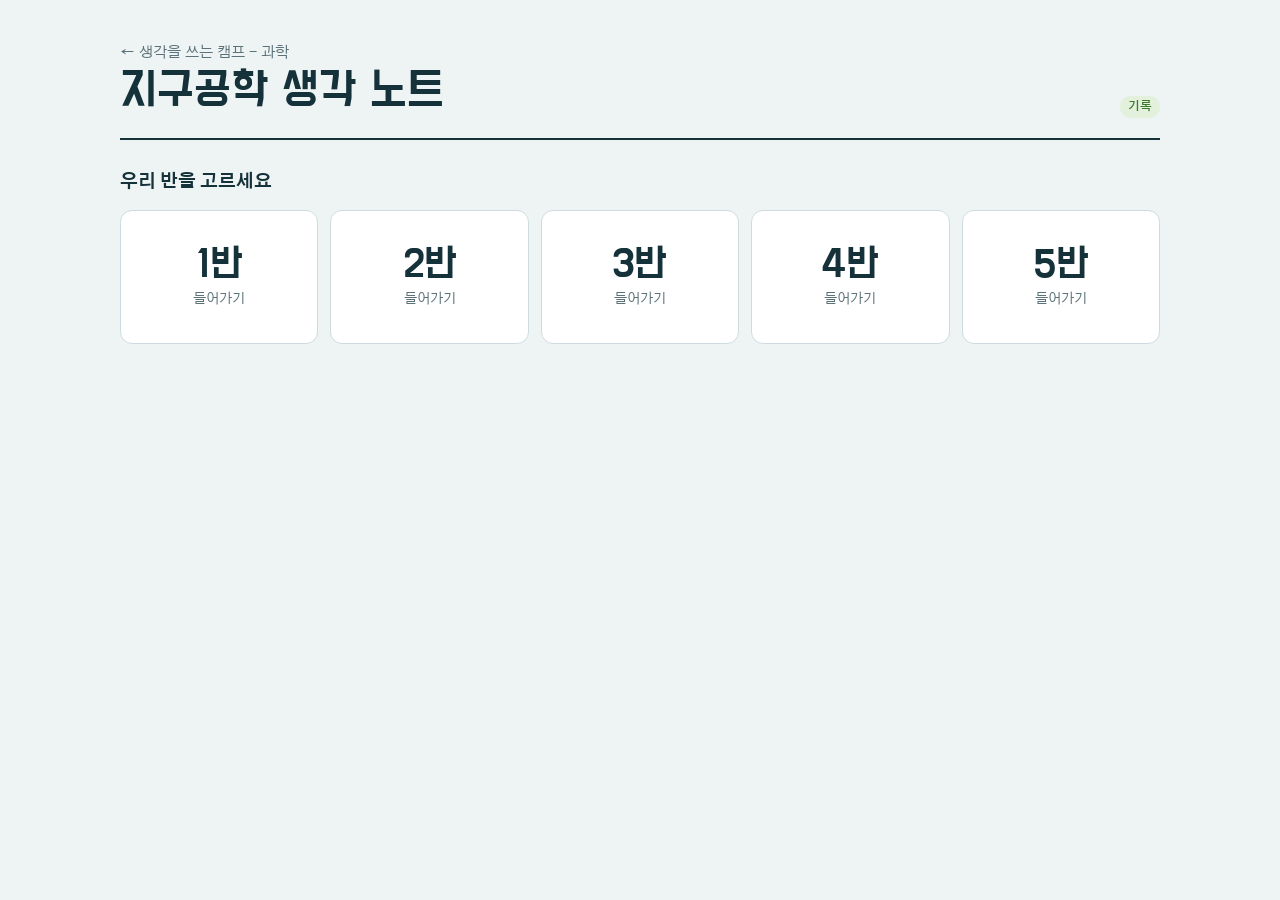
<file: note/app/index.html>
<!DOCTYPE html>
<html lang="ko">
<head>
<meta charset="utf-8">
<meta name="viewport" content="width=1280">
<title>지구공학 생각 노트</title>
<link rel="stylesheet" href="https://fonts.googleapis.com/css2?family=Do+Hyeon&family=IBM+Plex+Sans+KR:wght@400;500;600;700&family=Nanum+Pen+Script&display=swap">
<style>
[hidden]{display:none!important}
body{margin:0}
/* Layout: 홈은 방법 카드 두 줄(태양빛 반사·이산화탄소 잡기), 활동은 화면을 꽉 채우는 2×2 사분면, 교사 화면은 방법 탭 + 4칸 답안 모음 */
:root{
  --paper:#f3f4f0; --card:#fbfbf8; --ink:#22303a; --muted:#5d6b66; --line:#d9ddd4;
  --sage:#4f7d62; --sage-soft:#e3ece4; --sun:#c8963a; --sun-soft:#f5ead2;
  --sea:#6f95a6; --sea-soft:#dde9ee; --violet:#7d5fa0; --violet-soft:#ece5f3;
  --rust:#b0583f; --rust-soft:#f4e3dc; --sand:#cdbf9f;
  --note1:#f6e58f; --note2:#cfe8c9; --note3:#f8d3c6; --note4:#d4e3f2; --note5:#ecd9f2; --note-ink:#2b2a22;
  --g1:#2f6f9f; --g1-soft:#e1ecf5; --g2:#8a4f9e; --g2-soft:#f0e5f4; --g3:#2b8273; --g3-soft:#dcefea; --g4:#a0662a; --g4-soft:#f5e8d8; --g5:#b04a6a; --g5-soft:#f5e1e8; --g0:#7a847f; --g0-soft:#ecefec;
  --teacher-bg:#e4ebf2;
  --pt1:#d6e1f0; --pt2:#d6e7cf; --pt3:#e4daf0; --pt4:#f3e49c; --pt5:#f2d4cb; --wall:#fbfaf6;
  --f-display:"Do Hyeon","IBM Plex Sans KR",system-ui,sans-serif;
  --f-body:"IBM Plex Sans KR","Apple SD Gothic Neo","Malgun Gothic",system-ui,sans-serif;
  --f-hand:"Nanum Pen Script","IBM Plex Sans KR",cursive;
}
@media (prefers-color-scheme: dark){:root:not([data-theme="light"]){
  --paper:#161c1f; --card:#1e2629; --ink:#e7ece8; --muted:#9daaa4; --line:#33403f;
  --sage:#86b896; --sage-soft:#22332a; --sun:#e0b462; --sun-soft:#3a3122;
  --sea:#8fb6c6; --sea-soft:#1f3038; --violet:#b39ad3; --violet-soft:#2e2639;
  --rust:#e08f75; --rust-soft:#3a2722; --sand:#7d7259;
  --g1:#86b8e0; --g1-soft:#1d2d3a; --g2:#cc9fdc; --g2-soft:#302438; --g3:#74c7b6; --g3-soft:#1b322d; --g4:#e0a96a; --g4-soft:#3a2b1c; --g5:#e48fa8; --g5-soft:#3a2129; --g0:#a3aca7; --g0-soft:#262d2b;
  --note1:#e9d778; --note2:#b9d9b2; --note3:#eabfb0; --note4:#bed2e6; --note5:#d9c2e3; --note-ink:#24231c; --wall:#1a2023; --teacher-bg:#111a24; color-scheme:dark}}
:root[data-theme="dark"]{
  --paper:#161c1f; --card:#1e2629; --ink:#e7ece8; --muted:#9daaa4; --line:#33403f;
  --sage:#86b896; --sage-soft:#22332a; --sun:#e0b462; --sun-soft:#3a3122;
  --sea:#8fb6c6; --sea-soft:#1f3038; --violet:#b39ad3; --violet-soft:#2e2639;
  --rust:#e08f75; --rust-soft:#3a2722; --sand:#7d7259;
  --g1:#86b8e0; --g1-soft:#1d2d3a; --g2:#cc9fdc; --g2-soft:#302438; --g3:#74c7b6; --g3-soft:#1b322d; --g4:#e0a96a; --g4-soft:#3a2b1c; --g5:#e48fa8; --g5-soft:#3a2129; --g0:#a3aca7; --g0-soft:#262d2b;
  --note1:#e9d778; --note2:#b9d9b2; --note3:#eabfb0; --note4:#bed2e6; --note5:#d9c2e3; --note-ink:#24231c; --wall:#1a2023; --teacher-bg:#111a24; color-scheme:dark}

*{box-sizing:border-box}
html,body{height:100%;touch-action:manipulation}   /* 두 번 탭해 확대하는 기능 끔(손가락으로 벌려 확대는 됨) */
body{background:var(--paper);color:var(--ink);font-family:var(--f-body);font-size:15px;line-height:1.55}
/* 강사로 로그인한 동안은 바탕을 푸른 회색으로 바꿔 학생 화면과 구별 */
body.is-teacher{background:var(--teacher-bg)}
button,input,select,textarea{font:inherit;color:inherit}
button{cursor:pointer}
:focus-visible{outline:2px solid var(--sage);outline-offset:2px}
.wrap{max-width:1180px;margin:0 auto;padding-left:max(16px,env(safe-area-inset-left,0px));padding-right:max(16px,env(safe-area-inset-right,0px));padding-block:20px 30px}
h1,h2,h3{font-family:var(--f-display);font-weight:400;margin:0;text-wrap:balance;letter-spacing:.01em}
.eyebrow{font-size:13px;font-weight:600;color:var(--sage);letter-spacing:.06em}
.muted{color:var(--muted)}
.banner{border:1px solid var(--line);background:var(--sun-soft);border-radius:10px;padding:10px 14px;font-size:14px;margin-bottom:14px}
.banner[hidden]{display:none}

/* top bar */
.bar{display:flex;align-items:center;gap:12px;flex-wrap:wrap;margin-bottom:18px}
.bar .grow{flex:1;min-width:0}
.btn{border:1px solid var(--line);background:var(--card);border-radius:999px;padding:7px 14px;font-size:14px;font-weight:500;display:inline-flex;align-items:center;gap:6px;text-decoration:none;color:var(--ink)}
.btn:hover{border-color:var(--sage)}
.btn.primary{background:var(--sage);border-color:var(--sage);color:var(--card)}
.btn.small{padding:4px 10px;font-size:13px}
.btn:disabled{opacity:.45;cursor:not-allowed}
.chip{display:inline-flex;align-items:center;gap:6px;background:var(--sage-soft);color:var(--sage);border-radius:999px;padding:4px 12px;font-size:13px;font-weight:600}

/* home */
.hero{display:grid;grid-template-columns:1fr minmax(0,360px);gap:24px;align-items:end;margin-bottom:28px}
.hero h1{font-size:clamp(34px,5vw,52px);line-height:1.08;margin-top:6px}
.hero p{margin:10px 0 0;max-width:34em}
.who{background:var(--card);border:1px solid var(--line);border-radius:14px;padding:16px;display:grid;gap:10px}
.who label{font-size:13px;font-weight:600;color:var(--muted)}
.who.teacher-mode{border-color:var(--sage);background:var(--sage-soft)}
.tm-h{display:flex;align-items:baseline;gap:10px}
.tm-h strong{font-family:var(--f-display);font-weight:400;font-size:24px;color:var(--sage)}
.tm-acts{display:flex;gap:8px;flex-wrap:wrap}
.pwrow{display:grid;grid-template-columns:minmax(0,1fr) auto;gap:8px}
.who .row{display:grid;grid-template-columns:84px 96px minmax(0,1fr);gap:8px}
.field{width:100%;border:1px solid var(--line);background:var(--paper);border-radius:8px;padding:9px 11px}
.section-h{display:flex;align-items:baseline;gap:10px;margin:26px 0 12px;flex-wrap:wrap}
.section-h h2{font-size:24px}
.cards{display:grid;grid-template-columns:repeat(3,minmax(0,1fr));gap:14px}
.mcard{background:var(--card);border:1px solid var(--line);border-radius:14px;padding:14px 14px 16px;text-align:left;display:grid;gap:8px;position:relative;transition:border-color .15s, transform .15s}
.mcard:hover:not(:disabled){border-color:var(--sage);transform:translateY(-2px)}
.mcard:disabled{cursor:not-allowed;opacity:.55}
.mcard .art{background:var(--paper);border-radius:10px;aspect-ratio:16/9;display:grid;place-items:center;max-width:100%}
.mcard .art svg{width:78%;height:auto}
.grp{font-family:var(--f-body);font-size:.72em;font-weight:600;color:var(--muted);white-space:nowrap}
.tab[aria-selected="true"] .grp{color:var(--paper);opacity:.75}
.mcard .t{font-family:var(--f-display);font-size:21px}
.mcard .s{font-size:13px;color:var(--muted)}
.mcard .tag{position:absolute;top:22px;left:22px;font-size:12px;font-weight:700;background:var(--card);border:1px solid var(--line);border-radius:999px;padding:2px 9px}
.mcard.mine{border-color:var(--violet);box-shadow:inset 0 0 0 1px var(--violet)}
.mcard .tag.mine{background:var(--violet);color:var(--card);border-color:var(--violet)}
.gal-card{margin-top:22px;display:flex;gap:14px;align-items:center;justify-content:space-between;flex-wrap:wrap;background:var(--card);border:1px dashed var(--line);border-radius:14px;padding:16px 18px}
.gal-card h3{font-size:21px}
.who-h{display:flex;align-items:center;justify-content:space-between;gap:8px}
/* 제목 옆 작은 체험실 버튼 */
.title-row{display:flex;align-items:baseline;gap:14px;flex-wrap:wrap}
/* 넓은 화면: 모둠·이름 블록의 윗줄을 '생쓰 캠프 · 3·4교시' 윗줄에 맞추고, 블록이 아래 '태양빛 반사' 줄 오른쪽 빈자리로 내려오게(카드를 밀지 않음) */
@media (min-width:861px){
  .hero{position:relative;grid-template-columns:1fr;align-items:start}
  .hero > .who{position:absolute;top:0;right:0;width:360px;z-index:1}
  .hero > div:first-child{padding-right:380px}
}

/* 개인정보 안내·동의 모달 (학생 첫 화면) */
.consent{position:fixed;inset:0;z-index:70;background:rgba(22,28,31,.55);display:grid;place-items:center;overflow:auto;
  padding:max(16px,env(safe-area-inset-top,0px)) max(16px,env(safe-area-inset-right,0px)) max(16px,env(safe-area-inset-bottom,0px)) max(16px,env(safe-area-inset-left,0px))}
.consent .box{background:var(--card);color:var(--ink);border-radius:16px;max-width:560px;width:100%;padding:22px 22px 18px;box-shadow:0 24px 48px -20px rgba(0,0,0,.45);display:grid;gap:12px}
.consent h2{font-size:26px}
.consent ul{margin:0;padding-left:20px;display:grid;gap:6px;font-size:15px}
.consent .more{font-size:14px;color:var(--sea);font-weight:600}
.consent .agree{display:flex;gap:10px;align-items:center;background:var(--sage-soft);border-radius:10px;padding:10px 12px;font-weight:600;cursor:pointer}
.consent .agree input{width:20px;height:20px;accent-color:var(--sage);margin:0}
.consent .acts{display:flex;gap:8px;justify-content:flex-end;flex-wrap:wrap;align-items:center}
.consent .acts .grow{flex:1}
.icon-btn{padding:6px 9px;color:var(--rust)}
.icon-btn svg{display:block}
.consent .rbody .tcol, .consent .rbody{background:transparent;border:0;padding:0}
.consent .rcards{display:grid;gap:10px}
.consent .rcard{border:1px solid var(--line);border-radius:12px;padding:12px 14px;display:grid;gap:8px;background:var(--card)}
.consent .rcard h3{font-size:17px;margin:0}
.consent .rcard p{margin:0;font-size:14px}
.consent .rnote{margin:0 2px;font-size:13px}
.consent .rnote ul{margin:4px 0 0;padding-left:18px;gap:2px;font-size:13px}
.consent .rdev{margin-top:8px;border-style:dashed}
.consent.confirm{z-index:80}
.btn.danger-solid{background:var(--rust);border-color:var(--rust);color:var(--card)}
.consent .no-msg{font-size:14px;color:var(--rust);margin:0}
.consent .crow{display:grid;grid-template-columns:auto 110px minmax(0,1fr);gap:8px;align-items:center}
.consent .ccls{font-weight:700;padding:0 4px}

/* work: 2x2 quadrants */
.quad{display:grid;grid-template-columns:repeat(2,minmax(0,1fr));grid-auto-rows:minmax(300px,auto);gap:14px}
.q{background:var(--card);border:1px solid var(--line);border-radius:16px;padding:16px;display:flex;flex-direction:column;gap:10px;min-width:0}
.q-h{display:flex;align-items:center;gap:8px;justify-content:space-between}
.q-h h3{font-size:22px;display:flex;align-items:center;gap:8px}
.dot{width:10px;height:10px;border-radius:50%;display:inline-block}
.q.principle .dot{background:var(--sea)} .q.pc .dot{background:var(--sage)} .q.value .dot{background:var(--sun)}
.q textarea{flex:1;width:100%;min-height:120px;resize:vertical;border:1px solid var(--line);background:var(--paper);border-radius:10px;padding:12px;line-height:1.6}
.q textarea:focus{border-color:var(--sage);outline:none}
.save{font-size:12px;color:var(--muted);white-space:nowrap}
.pc-grid{display:grid;grid-template-columns:1fr 1fr;gap:10px;flex:1}
.pc-col{display:flex;flex-direction:column;gap:6px;min-width:0}
.pc-col .lab{font-size:13px;font-weight:700}
.pc-col.pro .lab{color:var(--sage)} .pc-col.con .lab{color:var(--rust)}
.illus{flex:1;background:var(--paper);border-radius:12px;display:grid;place-items:center;padding:10px;min-height:180px}
.illus svg{width:min(100%,420px);height:auto}
.hint{border-radius:12px;padding:12px 14px;font-size:14px}
.hint.locked{background:var(--paper);color:var(--muted);border:1px dashed var(--line)}
.hint.open{background:var(--sun-soft);border:1px solid var(--sun)}
.hint.open b{display:block;font-size:12px;color:var(--sun);letter-spacing:.04em;margin-bottom:2px}
.hint.open.cons{background:var(--rust-soft);border-color:var(--rust)}
.hint.open.cons b{color:var(--rust)}
.hint ul{margin:4px 0 0;padding-left:18px}
.pop{animation:pop .45s ease-out}
@keyframes pop{0%{transform:scale(.96);opacity:.3}100%{transform:none;opacity:1}}

/* teacher */
.tabs{display:grid;gap:8px;margin-bottom:14px}
.gcbox{display:inline-flex;align-items:center;gap:6px;font-size:13px;font-weight:600;color:var(--muted)}
.gcbox .gcsel{width:auto;padding:6px 10px;border-radius:999px;background:var(--card);color:var(--ink);font-weight:600}
/* 방법 탭: 태양빛 반사 한 줄, 이산화탄소 잡기 한 줄, 줄마다 같은 폭 3칸 */
.tabrow{display:grid;grid-template-columns:110px minmax(0,1fr) 132px;gap:8px;align-items:center}
.tabside{display:flex;flex-direction:column;gap:6px;align-items:stretch}
.tabside .toggle{padding:4px 10px 4px 4px;font-size:13px}
.tabside .btn{justify-content:center}
.tablab{font-family:var(--f-display);font-size:17px;color:var(--muted)}
.tabgrid{display:grid;grid-template-columns:repeat(3,minmax(0,1fr));gap:6px}
.tabgrid .tab{min-width:0;width:100%;height:100%}
.tabwrap{position:relative;min-width:0}
.tab-x{position:absolute;top:6px;right:6px;border:1px solid var(--line);background:var(--card);color:var(--rust);border-radius:999px;min-width:30px;height:30px;padding:0 8px;display:grid;place-items:center;font-size:13px;font-weight:700;opacity:0;transition:opacity .15s}
.tab-x svg{display:block}
.tabwrap:hover .tab-x,.tab-x:focus-visible{opacity:1}
@media (hover:none){ .tab-x{opacity:.6} }
@media (max-width:700px){ .tabrow{grid-template-columns:1fr} .tabgrid{grid-template-columns:1fr} .tabside{flex-direction:row} .tabside:empty{display:none} }
.tab{border:1px solid var(--line);background:var(--card);border-radius:10px;padding:8px 12px;font-size:14px;text-align:left}
.tab small{display:block;font-size:11px;color:var(--muted)}
.tab[aria-selected="true"]{background:var(--ink);color:var(--paper);border-color:var(--ink)}
.tab[aria-selected="true"] small{color:var(--paper);opacity:.75}
.ctrl{display:flex;gap:10px;flex-wrap:wrap;align-items:center;background:var(--card);border:1px solid var(--line);border-radius:14px;padding:12px 14px;margin-bottom:14px}
.toggle{display:inline-flex;align-items:center;gap:8px;border:1px solid var(--line);border-radius:999px;padding:6px 12px 6px 6px;background:var(--paper);font-size:14px;font-weight:500}
.toggle .sw{width:34px;height:20px;border-radius:999px;background:var(--line);position:relative;transition:background .15s}
.toggle .sw::after{content:"";position:absolute;top:2px;left:2px;width:16px;height:16px;border-radius:50%;background:var(--card);transition:left .15s}
.toggle[aria-pressed="true"] .sw{background:var(--sage)}
.toggle[aria-pressed="true"] .sw::after{left:16px}
.tgrid{display:grid;grid-template-columns:repeat(2,minmax(0,1fr));gap:14px}
.tcol{background:var(--card);border:1px solid var(--line);border-radius:16px;padding:14px;min-width:0;display:flex;flex-direction:column;gap:8px}
.tcol h3{font-size:20px;display:flex;align-items:center;gap:8px;justify-content:space-between}
.tcol h3 .n{font-family:var(--f-body);font-size:13px;color:var(--muted);font-variant-numeric:tabular-nums}
.alist{display:grid;gap:8px;max-height:420px;overflow:auto;padding-right:2px}
.ans{position:relative;background:var(--paper);border-radius:10px;padding:9px 11px;font-size:14px;white-space:pre-wrap;word-break:break-word}
.ans-x{position:absolute;top:6px;right:6px;border:1px solid var(--line);background:var(--card);color:var(--rust);border-radius:999px;min-width:28px;height:28px;padding:0 7px;display:grid;place-items:center;font-size:12px;font-weight:700;opacity:0;transition:opacity .15s;white-space:nowrap}
.ans-x svg{display:block;width:14px;height:14px}
.ans:hover .ans-x,.ans-x:focus-visible{opacity:1}
.ans-confirm{position:absolute;top:5px;right:5px;display:flex;align-items:center;gap:6px;background:var(--card);border:1px solid var(--rust);border-radius:999px;padding:3px 4px 3px 12px;font-size:13px;font-weight:700;color:var(--rust);white-space:nowrap}
.ans-confirm .btn{padding:3px 10px;font-size:12px}
@media (hover:none){ .ans-x{opacity:.6} }
.ans .who{all:unset;display:block;font-size:12px;font-weight:700;color:var(--muted);margin-bottom:2px}
.ans.pro{border-left:3px solid var(--sage)} .ans.con{border-left:3px solid var(--rust)}
.empty{font-size:14px;color:var(--muted);padding:10px 0}
.danger{color:var(--rust);border-color:var(--rust-soft)}

/* gallery */
.gal{display:grid;grid-template-columns:repeat(3,minmax(0,1fr));gap:14px;align-items:start}
/* 모둠 수만큼 한 줄: 4·5모둠이면 카드가 좁아지므로 화면 폭을 넓히고 그림을 위로 올림 */
.gal.n4{grid-template-columns:repeat(4,minmax(0,1fr))} .gal.n5{grid-template-columns:repeat(5,minmax(0,1fr));gap:10px}
.wrap.wide{max-width:1500px}
/* 활동 화면: 왼쪽 열 시뮬레이션 2 : 원리 1, 오른쪽 열 장점 : 단점 : 부가적 가치 = 1 : 1 : 1 */
.quad.work{grid-template-columns:minmax(0,1.45fr) minmax(0,1fr);grid-template-rows:repeat(3,minmax(0,1fr));grid-auto-rows:unset;
  grid-template-areas:"sim pro" "sim con" "pri val";height:max(600px,calc(100vh - 130px))}
.quad.work .q.sim{grid-area:sim} .quad.work .q.principle{grid-area:pri} .quad.work .pro-c{grid-area:pro} .quad.work .con-c{grid-area:con} .quad.work .q.value{grid-area:val}
.quad.work .q{padding:12px 14px;gap:8px;min-height:0}
.quad.work .q-h h3{font-size:19px}
.quad.work .q textarea{min-height:0;resize:none}
.quad.work .labbox{min-height:0}
.q.con-c .dot{background:var(--rust)}
/* 답 칸과 생각의 실마리를 옆으로(열). 실마리가 닫혀 있으면 제목 옆 작은 글씨만 */
.qbody{flex:1;display:flex;gap:10px;min-height:0}
.qbody textarea{flex:3;min-width:0}
.qbody .hint.locked{display:none}
.qbody .hint.open{flex:2;min-width:0;overflow:auto;margin:0;font-size:13px;padding:10px 12px}
.lk{font-size:12px;font-weight:400;color:var(--muted);margin-left:4px;font-family:var(--f-body);letter-spacing:0}
.q:has(.hint.open) .lk{display:none}
@media (max-width:900px){.quad.work{grid-template-columns:1fr;grid-template-rows:none;grid-template-areas:none;height:auto}.quad.work .q{grid-area:auto!important;min-height:220px}.quad.work .q.sim{min-height:380px}}
/* 체험실(작은 화면 모드)을 끼워 넣는 칸. 크게 보기를 누르면 화면을 덮음 */
.labbox{position:relative;flex:1;min-height:330px;border-radius:12px;overflow:hidden;background:var(--paper)}
.labbox iframe{position:absolute;inset:0;width:100%;height:100%;border:0}
.labbox .labwait{position:absolute;inset:0;display:grid;place-items:center;color:var(--muted);font-size:14px}
.q.sim.big{position:fixed;inset:14px;z-index:60;box-shadow:0 20px 60px rgba(0,0,0,.25)}
.q.sim.big .labbox{min-height:0}
.simscrim{position:fixed;inset:0;background:rgba(20,30,28,.45);z-index:59}
.ghside{position:fixed;z-index:30;display:flex;flex-direction:column;border-radius:16px;overflow:hidden;background:#fff;box-shadow:0 12px 40px rgba(0,0,0,.22);border:2px solid var(--sea)}
.ghside .gh-h{display:flex;align-items:center;gap:10px;padding:8px 10px 8px 16px;background:var(--sea);color:#fff}
.ghside .gh-h strong{font-family:var(--f-display);font-weight:400;font-size:17px;margin-right:auto}
.ghside .gh-x{border:0;background:#fff;color:var(--ink);font:inherit;font-weight:700;font-size:13px;padding:6px 12px;border-radius:8px;cursor:pointer}
.ghside .gh-b{flex:1;min-height:0}.ghside iframe{width:100%;height:100%;border:0;display:block}
.ghwrap{position:fixed;left:50%;top:50%;transform:translate(-50%,-50%);width:min(1360px,calc(100vw - 72px));height:calc(100vh - 72px);z-index:61;display:flex;flex-direction:column;border-radius:18px;overflow:hidden;background:#fff;box-shadow:0 24px 80px rgba(0,0,0,.45);border:3px solid var(--sea)}
.ghwrap .gh-h{display:flex;align-items:center;gap:12px;padding:10px 12px 10px 20px;background:var(--sea);color:#fff}
.ghwrap .gh-h strong{font-family:var(--f-display);font-weight:400;font-size:20px}
.ghwrap .gh-sub{font-size:13px;opacity:.85;margin-right:auto}
.ghwrap .gh-x{border:0;background:#fff;color:var(--ink);font:inherit;font-weight:700;padding:8px 16px;border-radius:10px;cursor:pointer}
.ghwrap .gh-x:hover{background:var(--paper)}
.ghwrap .gh-b{flex:1;min-height:0}.ghwrap iframe{width:100%;height:100%;border:0;display:block}
.simscrim.dark{background:rgba(10,18,20,.72)}
.carnav{position:fixed;top:50%;transform:translateY(-50%);z-index:40;width:44px;height:88px;border:1px solid var(--line);background:var(--card);color:var(--ink);border-radius:22px;font-size:30px;line-height:1;cursor:pointer;box-shadow:0 6px 18px rgba(0,0,0,.08)}
.carnav:hover{border-color:var(--sage);color:var(--sage)}
.carnav.prev{left:max(8px,calc((100vw - 1500px)/2 - 60px))}.carnav.next{right:max(8px,calc((100vw - 1500px)/2 - 60px))}
/* 넘기기 버튼 자리를 위해 넓은 화면이 아니면 양옆 여백을 조금 넓힘 */
.wrap.wide.hascar{padding-left:max(64px,env(safe-area-inset-left,0px));padding-right:max(64px,env(safe-area-inset-right,0px))}
/* 슬라이드: 화면 전체가 옆으로 밀림(흐려지지 않음) */
body.carmove{overflow-x:hidden}
.quad.work.carold{z-index:5;pointer-events:none}
body.carmove .quad.work{will-change:transform}
/* 휴대폰·태블릿 세로: 화면 폭 1280으로 축소해 보이므로 높이를 화면에 맞추면 칸이 세로로 길게 늘어남 → 가로 화면 비율의 높이로 고정 */
@media (orientation:portrait){.quad.work{height:820px}.carnav{top:540px}}   /* 넘기기 버튼도 칸 높이의 가운데로 */
/* 터치 기기: 글자가 16px보다 작은 입력 칸을 누르면 아이폰이 자동으로 확대함 → 입력 칸만 16px */
@media (hover:none) and (pointer:coarse){textarea,input,select{font-size:16px}}
.cardots{display:inline-flex;gap:4px}.cardots i{width:6px;height:6px;border-radius:50%;background:var(--line)}.cardots i.on{background:var(--sage)}
.gal.n4 .gcol .head,.gal.n5 .gcol .head{grid-template-columns:1fr}
.gal.n4 .gcol .head .mini,.gal.n5 .gcol .head .mini{aspect-ratio:16/7}
.gal.n4 .gcol .head .mini svg,.gal.n5 .gcol .head .mini svg{width:60%}
.gal.n4 .note,.gal.n5 .note{width:100%}
.gal.n5 .gcol{padding:12px}
.gal .gcol{border-top:4px solid var(--gc,var(--line))}
/* 모둠 수만큼 한 줄로: 4·5모둠이면 카드가 좁아지므로 화면 폭을 넓히고 그림을 위로 올림 */
.gcol{background:var(--card);border:1px solid var(--line);border-radius:16px;padding:14px;display:grid;gap:10px;min-width:0}
.gcol.mine{border-color:var(--violet)}

.gcol .head{display:grid;grid-template-columns:72px 1fr;gap:10px;align-items:center}
.gcol .head .mini{background:var(--paper);border-radius:8px;aspect-ratio:4/3;display:grid;place-items:center}
.gcol .head .mini svg{width:90%;height:auto}
.gcol .head h3{font-size:19px;line-height:1.2}
.gblock{border-top:1px solid var(--line);padding-top:8px}
.gblock .lab{font-size:12px;font-weight:700;letter-spacing:.04em}
.gblock p{margin:2px 0 0;font-size:14px;white-space:pre-wrap;word-break:break-word}
.lab.principle{color:var(--sea)} .lab.pro{color:var(--sage)} .lab.con{color:var(--rust)} .lab.value{color:var(--sun)}
.board{background:var(--sun-soft);border-radius:12px;padding:10px;display:grid;gap:8px}
.notes{display:flex;flex-wrap:wrap;gap:8px}
.note{background:var(--note1);color:var(--note-ink);padding:9px 10px 7px;width:calc(50% - 4px);min-height:74px;font-family:var(--f-hand);font-size:21px;line-height:1.1;box-shadow:0 2px 4px rgba(0,0,0,.12);position:relative;word-break:break-word;transform:rotate(var(--r,0deg))}
.note small{display:block;font-family:var(--f-body);font-size:11px;opacity:.7;margin-top:4px}
.note .x{position:absolute;top:2px;right:4px;border:0;background:transparent;color:var(--note-ink);opacity:.55;font-size:14px;line-height:1;padding:2px}
.note.c2{background:var(--note2)} .note.c3{background:var(--note3)} .note.c4{background:var(--note4)}
.nform{display:flex;gap:6px}
.nform input{flex:1;min-width:0}
.colors{display:flex;gap:5px;align-items:center}
.colors button{width:20px;height:20px;border-radius:4px;border:2px solid transparent;padding:0}
.colors button[aria-pressed="true"]{border-color:var(--ink)}

/* svg palette */
.i-sun{fill:var(--sun)} .i-ray{stroke:var(--sun);fill:none;stroke-width:3;stroke-linecap:round}
.i-sea{fill:var(--sea-soft);stroke:var(--sea);stroke-width:2.5}
.i-earth{fill:var(--sea);} .i-land{fill:var(--sage)}
.i-line{stroke:var(--muted);fill:none;stroke-width:2.5;stroke-linecap:round}
.i-ground{stroke:var(--sage);stroke-width:3;stroke-linecap:round}
.i-cloud{fill:var(--card);stroke:var(--sea);stroke-width:2.5}
.i-mirror{stroke:var(--sea);stroke-width:7;stroke-linecap:round}
.i-co2{fill:var(--violet)} .i-arrow{stroke:var(--violet);fill:none;stroke-width:3;stroke-linecap:round;stroke-linejoin:round}
.i-box{fill:var(--sage);} .i-box-l{stroke:var(--card);stroke-width:2.5;stroke-linecap:round}
.i-sand{fill:var(--sand)} .i-panel{fill:var(--card);stroke:var(--sea);stroke-width:2.5}
.i-boat{fill:var(--muted)} .i-cabin{fill:var(--card);stroke:var(--muted);stroke-width:2.5}
.i-plk{fill:var(--sage)} .i-iron{stroke:var(--sun);stroke-width:3;stroke-dasharray:2 6;stroke-linecap:round;fill:none}
.i-pipe{stroke:var(--muted);stroke-width:9;stroke-linecap:round;fill:none}
.i-dash{stroke:var(--sea);stroke-width:2;stroke-dasharray:6 5}
.i-nut{fill:var(--sun)}


/* 모둠 구분 */
.g1{--gc:var(--g1);--gs:var(--g1-soft)} .g2{--gc:var(--g2);--gs:var(--g2-soft)} .g3{--gc:var(--g3);--gs:var(--g3-soft)} .g4{--gc:var(--g4);--gs:var(--g4-soft)} .g5{--gc:var(--g5);--gs:var(--g5-soft)} .g0{--gc:var(--g0);--gs:var(--g0-soft)}
.gchip{display:inline-block;background:var(--gc);color:var(--card);border-radius:999px;padding:1px 9px;font-size:12px;font-weight:700;line-height:1.6}
.ans.g1,.ans.g2,.ans.g3,.ans.g4,.ans.g5,.ans.g0{border-left:4px solid var(--gc);background:var(--gs)}
.ans .who{display:flex!important;align-items:center;gap:6px;flex-wrap:wrap}
.pclab{font-weight:700} .pclab.pro{color:var(--sage)} .pclab.con{color:var(--rust)}
.gsec{display:grid;gap:6px}
.gsec + .gsec{margin-top:6px;padding-top:8px;border-top:1px dashed var(--line)}
.ghead{display:flex;align-items:center;gap:8px}
.ghead .n{font-size:12px;color:var(--muted)}
.gbar{display:flex;gap:8px;align-items:center;flex-wrap:wrap;margin-bottom:14px}
.gbtn{border:2px solid var(--line);background:var(--card);border-radius:999px;padding:5px 14px;font-size:14px;font-weight:600;color:var(--ink)}
.gbtn.g1,.gbtn.g2,.gbtn.g3,.gbtn.g4,.gbtn.g5{border-color:var(--gc);color:var(--gc)}
.gbtn[aria-pressed="true"]{background:var(--ink);border-color:var(--ink);color:var(--paper)}
.gbtn.g1[aria-pressed="true"],.gbtn.g2[aria-pressed="true"],.gbtn.g3[aria-pressed="true"],.gbtn.g4[aria-pressed="true"],.gbtn.g5[aria-pressed="true"]{background:var(--gc);border-color:var(--gc);color:var(--card)}
.clsbar{display:grid;grid-template-columns:repeat(5,minmax(0,1fr));gap:8px;margin-bottom:12px}
.cbtn{border:2px solid var(--line);background:var(--card);border-radius:12px;padding:8px 10px;font-family:var(--f-display);font-size:22px;line-height:1.1;text-align:left;color:var(--ink)}
.cbtn small{display:block;font-family:var(--f-body);font-size:12px;color:var(--muted);margin-top:2px}
.cbtn[aria-pressed="true"]{background:var(--sage);border-color:var(--sage);color:var(--card)}
.cbtn[aria-pressed="true"] small{color:var(--card);opacity:.85}

/* 발표 화면 — 밝은 벽에 붙인 파스텔 포스트잇 */
.present{position:fixed;inset:0;z-index:50;background:var(--wall);display:flex;flex-direction:column;gap:12px;overflow:auto;
  padding-top:max(20px,env(safe-area-inset-top,0px));padding-bottom:max(24px,env(safe-area-inset-bottom,0px));
  padding-left:max(28px,env(safe-area-inset-left,0px));padding-right:max(28px,env(safe-area-inset-right,0px))}
.p-head{display:flex;align-items:center;gap:16px;flex-wrap:wrap}
.p-title{flex:1 0 auto;min-width:0;flex-wrap:nowrap !important;font-family:var(--f-body);font-weight:700;font-size:30px;letter-spacing:-.01em;display:flex;align-items:center;gap:6px;flex-wrap:wrap}
.p-method{font:inherit;border:2px solid var(--line);border-radius:12px;background:var(--card);color:var(--ink);padding:2px 10px;cursor:pointer;max-width:100%;field-sizing:content}
.p-method:hover{border-color:var(--sage)}
.p-title .sep{color:var(--muted);font-weight:500}
.p-fields{display:flex;gap:6px;flex-wrap:wrap}
.p-ftab{border:1px solid var(--line);background:var(--card);border-radius:999px;padding:6px 14px;font-size:15px;font-weight:600;color:var(--ink);display:inline-flex;gap:6px;align-items:center}
.p-ftab span{font-size:12px;color:var(--muted);font-variant-numeric:tabular-nums}
.p-ftab[aria-selected="true"]{background:var(--ink);border-color:var(--ink);color:var(--paper)}
.p-ftab[aria-selected="true"] span{color:var(--paper);opacity:.7}
.p-tools{margin-left:auto;display:flex;gap:8px;align-items:center;flex-wrap:wrap}
.p-q{font-size:30px;font-weight:700;line-height:1.35;margin:6px 0 10px;text-wrap:balance}
.p-qlab{font-size:15px;font-weight:700;letter-spacing:.04em;margin-right:12px;vertical-align:middle;padding:3px 10px;border-radius:6px;background:var(--card)}
.p-qlab.principle{color:var(--sea)} .p-qlab.pros{color:var(--sage)} .p-qlab.cons{color:var(--rust)} .p-qlab.value{color:var(--sun)}
.p-board{flex:1;display:grid;gap:28px;align-items:start;--fs:22px}
.p-board.cols2{grid-template-columns:repeat(2,minmax(0,1fr))} .p-board.cols3{grid-template-columns:repeat(3,minmax(0,1fr))} .p-board.cols4{grid-template-columns:repeat(4,minmax(0,1fr))}
.p-board.cols5{grid-template-columns:repeat(5,minmax(0,1fr))} .p-board.cols6{grid-template-columns:repeat(6,minmax(0,1fr))}
.p-board.group{grid-template-columns:minmax(0,1fr) minmax(0,1.4fr)}
.p-col{display:grid;gap:14px;align-content:start;min-width:0}
.p-colhead{display:flex;align-items:center;gap:10px;padding-bottom:8px;border-bottom:3px solid var(--gc,var(--line))}
.p-colhead .gchip{font-size:17px;padding:3px 14px}
.p-n{font-size:15px;color:var(--muted);font-weight:600}
.p-notes{display:grid;grid-template-columns:repeat(auto-fill,minmax(var(--nw,180px),1fr));gap:16px 14px;align-items:stretch}
.p-note{all:unset;box-sizing:border-box;cursor:pointer;position:relative;display:flex;flex-direction:column;justify-content:space-between;gap:10px;
  min-height:calc(var(--fs) * 6);padding:16px 22px 12px 16px;background:var(--pi,var(--pt1));color:var(--note-ink);
  transform:rotate(var(--r,0deg));transition:transform .15s,box-shadow .15s;box-shadow:0 1px 1px rgba(40,40,30,.06),0 8px 14px -10px rgba(40,40,30,.35)}
.p-note:hover{transform:rotate(0deg) translateY(-2px);box-shadow:0 1px 1px rgba(40,40,30,.06),0 14px 22px -12px rgba(40,40,30,.4)}
.p-note:focus-visible{outline:3px solid var(--ink);outline-offset:3px}
.p-note.c1{--pi:var(--pt1)} .p-note.c2{--pi:var(--pt2)} .p-note.c3{--pi:var(--pt3)} .p-note.c4{--pi:var(--pt4)} .p-note.c5{--pi:var(--pt5)}
.p-note.big{grid-column:1/-1;min-height:calc(var(--fs) * 9)}
.p-txt{font-size:var(--fs);line-height:1.55;white-space:pre-wrap;word-break:keep-all;overflow-wrap:anywhere;font-weight:400}
.p-note.big .p-txt{font-size:calc(var(--fs) * 1.25)}
.p-who{font-size:13px;font-weight:600;opacity:.5}
.p-x{position:absolute;top:4px;right:4px;width:24px;height:24px;border:0;background:transparent;color:var(--note-ink);opacity:.35;font-size:18px;line-height:1;border-radius:50%;cursor:pointer}
.p-x:hover{opacity:.8;background:rgba(0,0,0,.06)}
.p-hidden{font-size:14px;color:var(--muted)}
.p-hidden button{border:0;background:transparent;color:var(--sea);font-weight:600;cursor:pointer;padding:0 0 0 6px;text-decoration:underline}
.p-empty{color:var(--muted);font-size:18px;padding:8px 2px}
.p-spot{position:fixed;inset:0;z-index:60;background:rgba(22,26,28,.78);display:flex;flex-direction:column;align-items:center;justify-content:center;gap:18px;padding:4vh 3vw;cursor:zoom-out}
.p-spot-top{display:flex;align-items:center;gap:12px;width:min(1100px,92vw);cursor:default}
.p-count{font-size:20px;font-weight:700;color:#fff;font-variant-numeric:tabular-nums;background:rgba(0,0,0,.35);border-radius:999px;padding:4px 14px}
.p-spot-top .gchip{font-size:16px;padding:3px 12px}
.p-spot-help{flex:1;color:#fff;opacity:.75;font-size:14px;text-align:right}
.p-close{width:44px;height:44px;border-radius:50%;border:0;background:#fff;color:#22303a;font-size:20px;cursor:pointer}
.p-spot-row{display:flex;align-items:center;gap:18px;width:min(1240px,96vw);justify-content:center}
.p-nav{flex:none;width:64px;height:64px;border-radius:50%;border:0;background:rgba(255,255,255,.92);color:#22303a;font-size:44px;line-height:1;padding-bottom:6px;cursor:pointer;box-shadow:0 6px 16px rgba(0,0,0,.25)}
.p-nav:disabled{opacity:.25;cursor:default}
.p-nav.jump:not(:disabled){background:var(--sun);color:#fff}
.p-qtag{font-size:15px;font-weight:700;background:#fff;border-radius:6px;padding:3px 10px}
.p-qtag.principle{color:var(--sea)} .p-qtag.pros{color:var(--sage)} .p-qtag.cons{color:var(--rust)} .p-qtag.value{color:var(--sun)}
.p-nav:not(:disabled):hover{transform:scale(1.06)}
.p-spot-note{position:relative;flex:1;min-width:0;color:var(--note-ink);background:var(--pi,var(--pt1));min-height:min(52vh,520px);max-height:76vh;overflow:auto;padding:52px 60px 32px;display:flex;flex-direction:column;justify-content:space-between;transform:rotate(-.5deg);box-shadow:0 30px 60px -24px rgba(0,0,0,.55);cursor:pointer;user-select:none}
.p-spot-note.c1{--pi:var(--pt1)} .p-spot-note.c2{--pi:var(--pt2)} .p-spot-note.c3{--pi:var(--pt3)} .p-spot-note.c4{--pi:var(--pt4)} .p-spot-note.c5{--pi:var(--pt5)}
.p-spot-note .p-txt{font-size:clamp(30px,4.2vw,56px);line-height:1.5}
.p-spot-note .p-who{font-size:20px;margin-top:20px}
@media (max-width:700px){ .p-nav{width:44px;height:44px;font-size:30px} .p-spot-note{padding:28px 24px} .p-spot-help{display:none} }
@media (max-width:860px){ .p-board.cols2,.p-board.cols3,.p-board.cols4,.p-board.cols5,.p-board.cols6,.p-board.group{grid-template-columns:1fr} }
@media (max-width:860px){
  .hero{grid-template-columns:1fr}
  .cards,.gal,.gal.n4,.gal.n5{grid-template-columns:1fr}
  .quad,.tgrid{grid-template-columns:1fr}
}
@media (max-width:480px){ .clsbar{grid-template-columns:repeat(3,minmax(0,1fr))} .pc-grid{grid-template-columns:1fr} .note{width:100%} }
@media (prefers-reduced-motion:reduce){*{animation:none!important;transition:none!important}}
</style>
</head>
<body>
<div class="wrap">
  <div class="banner" id="banner" hidden></div>
  <main id="app"></main>
</div>
<script>
(function(){
/* GitHub 판(note/app/?c=N): 화면은 여기 한 곳, 답은 반마다 따로 있는 구글 시트(Apps Script)에 저장.
   서버에 보낼 때 구글 로그인 정보를 보내지 않으므로, 브라우저의 구글 로그인 상태와 관계없이 열림 */
// 반별 Apps Script 주소(…/exec). 주소를 받으면 여기에만 적음. 비어 있는 반은 미리보기(MOCK)로 동작
const API_URLS = {
  1: "https://script.google.com/macros/s/AKfycbyBRnMzgNz3GOGVVOwWG40m6UTRjlgEP6gdBfbXXaVuGM4oSmiYejx8XNIAOZPSIC1Z/exec",   // 1반
  2: "https://script.google.com/macros/s/AKfycbxBl_Rxoy-R2QWDjQr6vZ8X6JixHPezFLfZjv0Nw5EG9w83uuANYvP0lJlQGWEVRG-q/exec",   // 2반
  3: "https://script.google.com/macros/s/AKfycbwolPb3imDM_-3ujxSbRwp_vrDO0Oz1o2YzzeMLaftqbqU-iKEwYbgUFsuTeJ8JHLK0/exec",   // 3반
  4: "https://script.google.com/macros/s/AKfycbyJP5eQW_QKQN2QQUQuWS-MW41rivmTLsyxC8soQH52PlXR19MslUhuPxeLQHhLMFgL/exec",   // 4반
  5: "https://script.google.com/macros/s/AKfycbzC5lrscO-xQI_a3BRnAsLn9DM4biyKIBlUX01nOV7HwBCyu3GSBm9oMRghgstrrwf5sQ/exec"   // 5반
};
const LAB_URL = "https://chakfzk.github.io/261114camp/geoengineering/";
// 반 드롭다운에서 다른 반을 고르면 이 페이지를 그 반으로 새 탭에 엶
const CLASS_HUB = "./?c=";
/* 이 화면의 반: 주소의 ?c=N. 미리보기에서는 #class1 도 됨. 반이 없으면 반 선택 페이지로 */
const FIXED_CLS = (function(){ const q=Number(new URLSearchParams(location.search).get("c")); if(q>=1&&q<=5) return q;
  const m=String(location.hash).match(/class([1-5])/); return m? Number(m[1]) : 0; })();
if(!FIXED_CLS){ location.replace("../"); return; }
if(FIXED_CLS) document.title = "["+FIXED_CLS+"반] 지구공학 생각 노트";
const API_URL = /[?&]mock\b/.test(location.search) ? "" : (API_URLS[FIXED_CLS] || "");

const ART = {
 space:`<svg viewBox="0 0 240 140" aria-hidden="true"><circle class="i-sun" cx="42" cy="70" r="26"/><path class="i-ray" d="M74 58h60M74 82h96"/><path class="i-ray" d="M134 58l-22-26m0 0l-1 9m1-9l8 4"/><line class="i-mirror" x1="146" y1="40" x2="134" y2="100"/><circle class="i-earth" cx="200" cy="72" r="28"/><path class="i-land" d="M188 52c8 2 10 8 6 14s4 10 12 8 6 10 2 18c-4 2-8 0-9-6s-9-6-12-12 0-14 1-22z"/></svg>`,
 sky:`<svg viewBox="0 0 240 140" aria-hidden="true"><circle class="i-sun" cx="40" cy="30" r="16"/><path class="i-ray" d="M56 40l26 52M82 92l-16-6"/><path class="i-ray" d="M150 88l28-42m0 0l-2 10m2-10l-9 4"/><path class="i-cloud" d="M92 98c-14 0-16-20-2-22 0-16 22-22 32-10 10-10 30-6 30 10 14 0 18 22 0 22z"/><circle cx="112" cy="84" r="3" style="fill:var(--sea)"/><circle cx="126" cy="80" r="3" style="fill:var(--sea)"/><circle cx="140" cy="86" r="3" style="fill:var(--sea)"/><line class="i-ground" x1="20" y1="122" x2="220" y2="122"/></svg>`,
 ground:`<svg viewBox="0 0 240 140" aria-hidden="true"><path class="i-sand" d="M10 112q60-14 120-2t100-6v26H10z"/><path class="i-ray" d="M30 18l50 34M96 54l26-38m0 0l-1 9m1-9l-8 4"/><path class="i-ray" d="M150 22l40 30M190 52l22-30"/><g transform="rotate(-12 80 80)"><rect class="i-panel" x="50" y="76" width="50" height="14" rx="2"/></g><g transform="rotate(-12 190 80)"><rect class="i-panel" x="160" y="76" width="50" height="14" rx="2"/></g><path class="i-line" d="M70 92v18M92 88v18M180 92v16M202 88v16"/></svg>`,
 mammoth:`<svg viewBox="0 0 240 140" aria-hidden="true"><rect class="i-sand" x="20" y="104" width="200" height="26"/><rect class="i-box" x="92" y="22" width="56" height="82" rx="6"/><path class="i-box-l" d="M104 40h32M104 52h32M104 64h32M104 76h32"/><circle class="i-co2" cx="34" cy="38" r="5"/><path class="i-arrow" d="M28 56h52m-8-7l8 7-8 7"/><path class="i-arrow" d="M148 80h30v40h18m-7-7l7 7-7 7"/><circle class="i-co2" cx="204" cy="120" r="7"/></svg>`,
 iron:`<svg viewBox="0 0 240 140" aria-hidden="true"><path class="i-sea" d="M14 56q24-10 48 0t48 0 48 0 48-4l20-2v76H14z"/><rect class="i-cabin" x="54" y="22" width="24" height="18"/><path class="i-boat" d="M36 40h62l-12 16H48z"/><path class="i-iron" d="M108 26l26 44"/><path class="i-arrow" d="M150 18v44m-7-7l7 7 7-7"/><circle class="i-plk" cx="132" cy="88" r="6"/><circle class="i-plk" cx="154" cy="98" r="6"/><circle class="i-plk" cx="176" cy="84" r="6"/><circle class="i-plk" cx="196" cy="100" r="5"/></svg>`,
 deep:`<svg viewBox="0 0 240 140" aria-hidden="true"><path class="i-sea" d="M14 34q24-10 48 0t48 0 48 0 48-4l20-2v100H14z"/><line class="i-dash" x1="20" y1="84" x2="220" y2="84"/><path class="i-pipe" d="M96 116V30h60"/><path class="i-ray" d="M104 112V38h52m-8-6l8 6-8 6"/><circle class="i-nut" cx="60" cy="112" r="5"/><circle class="i-nut" cx="76" cy="100" r="5"/><circle class="i-plk" cx="176" cy="48" r="7"/><circle class="i-plk" cx="198" cy="40" r="7"/></svg>`
};

const METHODS = [
 {id:"space", kind:"solar", title:"우주 반사", sub:"우주 반사경(대형 거울) 설치",
  cons:["대형 거울 하나가 운석에 부딪혀 깨지면 어떻게 될까?","거울을 여러 개로 쪼개서 만들거나, 햇빛 방향에 따라 각도를 조절할 수 있게 만들면 어떨까?"],
  value:"우주 통신 산업과는 어떤 연관이 있을까?"},
 {id:"sky", kind:"solar", title:"하늘 반사", sub:"인공구름 만들기",
  cons:["구름을 아무 데나 만들면 다른 지역에 가뭄이나 폭우가 오지 않을까?","구름을 피해서 만들어야 할 안전한 장소와 시기를 어떻게 알 수 있을까?"],
  value:"여름철 태풍과는 어떤 관련이 있을까?"},
 {id:"ground", kind:"solar", title:"지면 반사", sub:"사막에 반사판 설치",
  cons:["사막은 모래바람이 많이 부는데, 반사판에 먼지가 쌓이면 어떻게 될까?","우리가 쓰는 스마트폰이나 유리창에 먼지가 안 붙게 하거나 스스로 씻어내는 기술이 있다면?"],
  value:"반사판 그늘 아래서 농사를 짓거나 태양광 발전을 할 수 있을까?"},
 {id:"mammoth", kind:"co2", group:1, title:"인공 나무 ‘매머드’ 설치", sub:"이산화 탄소 포집·저장",
  cons:["가스를 땅속에 묻었다가 지진이 나면 가스가 다 새어 나오지 않을까?","가스 상태가 아니라 흔들려도 안 새어 나오는 형태로 바꿀 순 없을까?"],
  value:"고체 형태로 만든 것을 다른 용도로 쓸 수 있을까?"},
 {id:"iron", kind:"co2", group:2, title:"철분 살포하기", sub:"바다에 철분 뿌리기",
  cons:["철분을 너무 많이 뿌려 적조 현상이 생길 가능성은?","생태계를 분석해 적정량만 뿌릴 수 있을까?"],
  value:"플랑크톤이 늘면 어장에는 어떤 영향을 줄까?"},
 {id:"deep", kind:"co2", group:3, title:"심층수 끌어올리기", sub:"차가운 바닷물 순환",
  cons:["대형 펌프를 돌릴 전기는 어떻게 얻을 수 있을까?","바다의 파력이나 신재생에너지를 쓰면?"],
  value:"차가운 심층수로 연안 냉방이나 어장을 만들 순 없을까?"}
];
const M = Object.fromEntries(METHODS.map(m=>[m.id,m]));
const FIELDS = [["principle","원리"],["pros","장점"],["cons","단점"],["value","부가적 가치"]];

/* ---------- helpers ---------- */
function h(tag, attrs, ...kids){
  const el = document.createElement(tag);
  if(attrs) for(const [k,v] of Object.entries(attrs)){
    if(v==null||v===false) continue;
    if(k==="class") el.className=v;
    else if(k.startsWith("on")) el.addEventListener(k.slice(2), v);
    else if(k==="html") el.innerHTML=v;
    else el.setAttribute(k, v===true?"":v);
  }
  for(const k of kids.flat()){ if(k==null||k===false) continue; el.append(k.nodeType?k:document.createTextNode(String(k))); }
  return el;
}
const mem = {};
// 기기 기록: 다섯 반이 같은 사이트(github.io)라서 반마다 이름을 나눠 저장(c1:geo-me 등)
const NS = "c"+FIXED_CLS+":";
const ls = {
  get(k){ try{ const v=localStorage.getItem(NS+k); return v==null? (mem[k]??null) : JSON.parse(v); }catch(e){ return mem[k]??null; } },
  set(k,v){ mem[k]=v; try{ localStorage.setItem(NS+k, JSON.stringify(v)); }catch(e){} },
  del(k){ delete mem[k]; try{ localStorage.removeItem(NS+k); }catch(e){} }
};
function rid(){ return Math.random().toString(36).slice(2,10)+Date.now().toString(36).slice(-4); }
function ago(t){ if(!t) return ""; const s=Math.round((Date.now()-t)/1000); if(s<10) return "방금 저장"; if(s<60) return s+"초 전 저장"; return Math.round(s/60)+"분 전 저장"; }
function showBanner(t){ const b=document.getElementById("banner"); b.textContent=t||""; b.hidden=!t; }

/* ---------- identity ---------- */
let me = ls.get("geo-me") || {};
if(!me.key){ me.key = rid(); ls.set("geo-me", me); }
if(me.cls!==FIXED_CLS){ me.cls=FIXED_CLS; me.group=""; ls.set("geo-me", me); }   // 다른 반 주소로 들어오면 모둠은 다시 고름
function saveMe(){ ls.set("geo-me", me); }
let pw = ls.get("geo-pw") || "";
// 강사 로그인은 그날만 기억: 날짜가 바뀌면 학생 기기에 비밀번호가 남지 않게 지움
const today_ = ()=>{ const d=new Date(); return d.getFullYear()+"-"+(d.getMonth()+1)+"-"+d.getDate(); };
if(pw && ls.get("geo-pw-day")!==today_()){ pw=""; ls.set("geo-pw",""); }
const PRIVACY_URL = "https://chakfzk.github.io/261114camp/privacy/";
const CONSENT_VER = "2026-11-09";   // 안내 내용을 바꾸면 날짜를 바꿔 다시 동의를 받음
const consented = ()=> ls.get("geo-consent")===CONSENT_VER;
// 동의 기록: 반·모둠·이름이 정해진 뒤 처음 저장할 때 서버의 '동의기록' 시트에 한 번 보냄
function consentMeta(){
  if(isTeacher || !consented()) return null;
  const sig=[me.key,me.cls,me.group,me.name,CONSENT_VER].join("|");
  if(ls.get("geo-consent-logged")===sig) return null;
  return {ver:CONSENT_VER, agreedAt:ls.get("geo-consent-at")||0, key:me.key, sig};
}
const consentLogged = c=>{ if(c) ls.set("geo-consent-logged", c.sig); };
let isTeacher = false;

/* ---------- server (Google Apps Script) ---------- */
const hasGAS = !!API_URL;   // 서버 주소가 있으면 실제 저장, 없으면 미리보기
const MOCK = (function(){ // 미리보기용: 구글 시트 없이 열었을 때 이 기기 안에서만 동작
  const st={v:0,answers:{},notes:{},control:{},epoch:""}; const T="preview"; window.__consentLog=[];
  const dflt=()=>{ const k=FIXED_CLS||1; if(st.control[k]&&st.control[k].groups) return; const c=st.control[k]=st.control[k]||{}; const pool=["mammoth","iron","deep"].sort(()=>Math.random()-.5); c.groups=5; c.assign={4:pool[0],5:pool[1]}; };
  dflt();
  st.roster=[]; const roster=(c,g,n)=>st.roster.push({cls:Number(c)||0,group:Number(g)||0,name:n||"",at:new Date().toISOString()});
  const out=()=>JSON.stringify({v:st.v,answers:Object.values(st.answers),notes:Object.values(st.notes),roster:st.roster,control:st.control,epoch:st.epoch});
  const done=()=>{ st.v++; return out(); };
  return {
    getState(v){ return String(v)===String(st.v)? '{"same":true}' : out(); },
    saveAnswer(id,patch,meta){ if(meta.consent){ window.__consentLog.push([meta.consent.key,meta.cls,meta.group,meta.name,meta.consent.ver]); roster(meta.cls,meta.group,meta.name); } const a=st.answers[id]||{id}; Object.assign(a,{method:meta.method,kind:meta.kind,cls:Number(meta.cls)||0,group:Number(meta.group)||0,lastBy:meta.name||"",updatedAt:Date.now()}); a.name=meta.name||""; for(const [f] of FIELDS) if(patch[f]!==undefined) a[f]=patch[f]; st.answers[id]=a; return done(); },
    addNote(n){ if(n.consent) window.__consentLog.push([n.key,n.cls,n.group,n.name,n.consent.ver]); const id="n"+rid(); st.notes[id]={...n,id,at:Date.now()}; return done(); },
    clearAnswerField(p,id,f){ if(p!==T) throw new Error("강사 비밀번호가 맞지 않아요"); const a=st.answers[id]; if(a){ a[f]=""; if(FIELDS.every(([k])=>!(a[k]||"").trim())) delete st.answers[id]; } return done(); },
    deleteNote(id,key,p){ const n=st.notes[id]; if(n&&(p===T||n.key===key)) delete st.notes[id]; return done(); },
    checkTeacher(p){ return p===T; },
    setControl(p,cls,patch){ if(p!==T) throw new Error("강사 비밀번호가 맞지 않아요"); const c=st.control[cls]=st.control[cls]||{}; if(patch.gallery!==undefined) c.gallery=!!patch.gallery; for(const k of ["reveal","hint"]) if(patch[k]) c[k]={...(c[k]||{}),...patch[k]};
      if(patch.groups!==undefined){ const n=Math.min(5,Math.max(3,Number(patch.groups)||3)), as=c.assign||{}; for(const g of Object.keys(as)) if(Number(g)>n) delete as[g];
        for(let g=4; g<=n; g++) if(!as[g]){ const pool=["mammoth","iron","deep"].filter(x=>!Object.values(as).includes(x)); as[g]=pool[Math.floor(Math.random()*pool.length)]; }
        c.groups=n; c.assign=as; }
      return done(); },
    recordConsent(c){ window.__consentLog.push([c.key,c.cls,c.group,c.name,c.ver,"즉시"]); roster(c.cls,c.group,c.name); st.v++; return true; },
    resetAll(p,withConsent){ if(p!==T) throw new Error("강사 비밀번호가 맞지 않아요"); st.answers={}; st.notes={}; st.control={}; dflt(); if(withConsent){ st.roster=[]; window.__consentLog=[]; } st.epoch=String(Date.now()); return done(); },
    wipeMethod(p,m,cls){ if(p!==T) throw new Error("강사 비밀번호가 맞지 않아요"); for(const c of ["answers","notes"]) for(const [k,v] of Object.entries(st[c])) if(v.method===m && Number(v.cls)===Number(cls)) delete st[c][k]; return done(); }
  };
})();
/* 서버 부르기: Content-Type을 따로 정하지 않은 POST(text/plain)라 사전 확인 요청 없이 바로 감.
   credentials:"omit" = 구글 로그인 정보(쿠키)를 보내지 않음 → 로그인하지 않은 기기와 똑같이 처리됨 */
function call(fn, ...args){
  if(!hasGAS) return new Promise((res,rej)=>setTimeout(()=>{ try{ res(MOCK[fn](...args)); }catch(e){ rej(e); } }, 60));
  const ctl = new AbortController(), t = setTimeout(()=>ctl.abort(), 45000);
  return fetch(API_URL, {method:"POST", body:JSON.stringify({fn, args}), credentials:"omit", redirect:"follow", cache:"no-store", signal:ctl.signal})
    .then(r=>{ if(!r.ok) throw new Error("서버 응답 "+r.status); return r.json(); })
    .then(o=>{ if(!o || !o.ok) throw new Error((o&&o.error) || "서버 오류"); return o.r; })
    .finally(()=>clearTimeout(t));
}

const S = { v:null, answers:new Map(), notes:new Map(), control:{}, roster:[], epoch:"" };
// 동의 명단에서 이름마다 가장 최근 항목(모둠을 바꾼 학생은 마지막 모둠)
function rosterOf(cls){ const m=new Map(); for(const r of S.roster) if(Number(r.cls)===cls){ const o=m.get(r.name); if(!o || String(r.at)>=String(o.at)) m.set(r.name,r); } return [...m.values()]; }
function apply(json){
  const o = typeof json==="string"? JSON.parse(json) : json;
  if(!o || o.same) return;
  S.v=o.v; S.answers=new Map((o.answers||[]).map(a=>[a.id,a])); S.notes=new Map((o.notes||[]).map(n=>[n.id,n])); S.control=o.control||{}; S.roster=o.roster||[]; S.epoch=String(o.epoch||"");
  checkEpoch();
  onData();
}
let polling=false, failCount=0;
async function poll(){
  if(polling || document.hidden) return; polling=true;
  try{ const r=await call("getState", S.v, isTeacher?0:myCls()); if(!ctlPending) apply(r); /* 설정 저장 중에는 예전 상태로 덮지 않음 */ if(failCount){ failCount=0; showBanner(hasGAS?"":previewMsg); } }
  catch(e){ failCount++; if(failCount>=2) showBanner("연결이 잠시 끊겼어요. 적은 내용은 화면에 남아 있고, 다시 연결되면 저장돼요."); }
  finally{ polling=false; }
}
const previewMsg = "미리보기 모드예요. 구글 시트 웹앱으로 배포하면 모든 학생의 답이 선생님 화면에 모여요. (미리보기 강사 비밀번호: preview)";
async function write(fn, ...args){
  try{ const r = await call(fn, ...args); apply(r); return true; }
  catch(e){ showBanner((e && e.message) ? "저장하지 못했어요: "+e.message : "저장하지 못했어요. 잠시 뒤 다시 시도해 주세요."); return false; }
}
function askLogout(){
  confirmModal("강사 로그아웃할까요?", "학생 화면으로 돌아가요. 다시 들어오려면 비밀번호가 필요해요.", "로그아웃",
    ()=>{ isTeacher=false; pw=""; ls.set("geo-pw",""); go({name:"home"}); }, "primary");
}
// 강사 설정: 화면을 먼저 바꾸고(즉시 반응) 서버에 저장. 실패하면 되돌림
let ctlPending = 0, ctlSeq = 0;
async function setControl(patch){
  const before = JSON.stringify(S.control);
  const c = S.control[tCls] = {...(S.control[tCls]||{})};
  if(patch.gallery!==undefined) c.gallery=!!patch.gallery;
  for(const k of ["reveal","hint"]) if(patch[k]) c[k]={...(c[k]||{}),...patch[k]};
  if(patch.groups!==undefined){ c.groups=Number(patch.groups);   // 4·5모둠 배정은 서버가 정해 돌려줌
    const as={...(c.assign||{})}; for(const g of Object.keys(as)) if(Number(g)>c.groups) delete as[g]; c.assign=as; }
  onData();
  const my = ++ctlSeq; ctlPending++;
  let r = null, ok = true;
  try{ r = await call("setControl", pw, tCls, patch); }
  catch(e){ ok = false; showBanner((e && e.message) ? "저장하지 못했어요: "+e.message : "저장하지 못했어요. 잠시 뒤 다시 시도해 주세요."); }
  ctlPending--;
  if(my===ctlSeq){ if(ok) apply(r); else { S.control=JSON.parse(before); onData(); } }   // 더 뒤에 누른 것이 있으면 이 응답은 버림
  return ok;
}

/* ---------- routing ---------- */
let view = {name:"home"};
const app = document.getElementById("app");
let refreshers = [];
function go(v){ view=v; window.scrollTo(0,0); render(); }
const wrapEl = document.querySelector(".wrap");
function render(){
  refreshers=[]; document.querySelectorAll(".ghside").forEach(x=>x.__close?x.__close():x.remove()); if(window.__carKeep&&window.__carKeep.parentNode===app){ [...app.children].forEach(c=>{ if(c!==window.__carKeep) c.remove(); }); } else app.replaceChildren(); document.body.classList.toggle("is-teacher", isTeacher); wrapEl.classList.toggle("wide", view.name==="gallery"||view.name==="work"); wrapEl.classList.remove("hascar"); document.querySelectorAll(".consent").forEach(x=>x.remove());
  if(view.name==="home") renderHome();
  else if(view.name==="work") renderWork(view.method);
  else if(view.name==="teacher") renderTeacher();
  else if(view.name==="gallery") renderGallery();
  else if(view.name==="present") renderPresent();
}
let gSig = "";
const groupSig = ()=> JSON.stringify(CLASSES.map(c=>[groupCount(c), (S.control[c]||{}).assign||{}]));
function onData(){
  // 모둠 수나 배정이 바뀌면 처음 화면·둘러보기 화면을 다시 그림 (글을 쓰는 중이면 미룸)
  const sg = groupSig();
  if(sg!==gSig && (view.name==="home"||view.name==="gallery") && !/INPUT|TEXTAREA|SELECT/.test(document.activeElement&&document.activeElement.tagName||"")){ gSig=sg; render(); return; }
  if(view.name!=="home" && view.name!=="gallery") gSig=sg;
  refreshers.forEach(f=>{ try{ f(); }catch(e){ console.error(e); } });
  if(view.name==="home" && whoPending && !pwMode) askWho();
}
/* 초기화 회차: 강사가 초기화할 때마다 서버의 epoch가 바뀜. 이 기기가 기억한 회차와 다르면
   지난 회차의 모둠·이름·동의를 지우고 동의 창부터 다시(시험 기기를 하나씩 정리하지 않아도 되게). 화면에는 보이지 않음
   geo-epoch "?": 첫 자료를 받기 전에 동의한 기기(지우지 않고 지금 회차로 맞춤) */
function checkEpoch(){
  if(!S.epoch) return;
  const e = ls.get("geo-epoch");
  if(e===S.epoch) return;
  ls.set("geo-epoch", S.epoch);
  if(e==="?" || !(me.group || me.name || consented())) return;
  ["geo-consent","geo-consent-at","geo-consent-logged"].forEach(k=>ls.del(k));
  me = {key:rid(), cls:FIXED_CLS}; saveMe(); whoPending=false;
  if(!isTeacher) go({name:"home"});
}
const CLASSES = FIXED_CLS? [FIXED_CLS] : [1,2,3,4,5];
let tCls = FIXED_CLS || 1;   // 강사가 보고 있는 반
const CO2 = METHODS.filter(m=>m.kind==="co2");
const gOf = d=> Number(d.group)||0;
// 반마다 모둠 수(3~5)와 4·5모둠의 방법은 강사 화면에서 정해 control에 저장됨
// 기본 5모둠(서버가 처음 열릴 때 정함)
function groupCount(cls){ const n=Number((S.control[cls]||{}).groups)||5; return Math.min(5,Math.max(3,n)); }
function groupList(cls){ return Array.from({length:groupCount(cls)},(_,i)=>i+1); }
function methodOfGroup(g, cls){ g=Number(g)||0; const base=CO2.find(m=>m.group===g); if(base) return base.id;
  if(!g || g>groupCount(cls)) return null; return ((S.control[cls]||{}).assign||{})[g] || null; }
function groupsOf(mid, cls){ return groupList(cls).filter(g=>methodOfGroup(g,cls)===mid); }   // 그 방법을 맡은 모둠들
// 맡은 모둠 표시: 방법 이름 뒤에 괄호로 "(1모둠, 5모둠)"
const gNames = (mid, cls)=> "("+groupsOf(mid,cls).map(g=>g+"모둠").join(", ")+")";
function answerId(m){ return M[m].kind==="solar" ? `s|${m}|${me.cls}|${me.group}|${me.name}`   // 선생님과 함께: 학생마다 따로
                                     : groupId(m, isTeacher? tCls : me.cls, workGroup(m)); }   // 모둠 활동: 모둠이 함께 쓰는 한 칸
// 이산화 탄소 방법을 쓸 모둠: 고른 모둠이 그 방법을 맡았으면 그 모둠, 아니면(강사가 다른 방법을 열 때) 1~3모둠 중 그 방법의 모둠
function workGroup(m){ if(isTeacher) return M[m].group; return methodOfGroup(myGroup(), myCls())===m ? myGroup() : M[m].group; }   /* 강사 모드는 모둠을 고르지 않으므로 1~3모둠 칸 */
const groupId = (m, cls, g)=> `g|${m}|${cls}|${g}`;
// 강사 화면·발표 화면에 올릴 답: 이산화 탄소 방법은 지금 그 방법을 맡은 모둠의 칸만
// 이 반에서 그 방법을 맡은 모둠들이 받은 포스트잇
// 포스트잇은 받은 모둠(tg) 단위. 이 반에서 그 방법을 맡은 모둠들이 받은 것
function notesFor(mid, cls){ const gs=groupsOf(mid,cls); return [...S.notes.values()].filter(n=>n.method===mid && clsOf(n)===cls && gs.includes(Number(n.tg)||0)); }
function onBoard(d, mid, cls){ return clsOf(d)===cls && d.method===mid &&
  (M[mid].kind==="solar" || (groupsOf(mid,cls).includes(gOf(d)) && d.id===groupId(mid,cls,gOf(d)))); }
// 답이 있는 모둠까지 포함한 모둠 목록(모둠 수를 줄여도 태양빛 답이 사라지지 않게), 모둠 미정(0)은 맨 뒤
function shownGroups(cls, list){ const s=new Set(groupList(cls)); list.forEach(d=>{ if(gOf(d)) s.add(gOf(d)); });
  const gs=[...s].sort((a,b)=>a-b); if(list.some(d=>!gOf(d))) gs.push(0); return gs; }
function myGroup(){ return Number(me.group)||0; }
function myCls(){ return Number(me.cls)||0; }
function viewCls(){ return isTeacher? tCls : myCls(); }       // 화면에 보여줄 반
function ctl(){ return S.control[viewCls()] || {}; }          // 그 반의 힌트·공유 상태
function gallOpen(){ return !!ctl().gallery; }
const clsOf = d=> Number(d.cls)||0;

/* ---------- HOME ---------- */
function renderHome(){
  const nameIn = h("input",{class:"field",id:"nm",placeholder:"예: 김지구",value:me.name||"",maxlength:"20",autocomplete:"off",oninput:e=>{me.name=e.target.value.trim(); saveMe();}});
  if(S.v!==null && myGroup()>groupCount(myCls())){ me.group=""; saveMe(); }   // 선생님이 모둠 수를 줄였을 때
  const grpSel = h("select",{class:"field",id:"gp",onchange:e=>{me.group=e.target.value; saveMe(); render();}},
    h("option",{value:""},"모둠"), groupList(myCls()).map(n=>h("option",{value:n, selected:String(me.group)===String(n)},n+"모둠")));
  const clsSel = h("select",{class:"field",id:"cl","aria-label":"반",onchange:e=>{
      const n=e.target.value; e.target.value=String(FIXED_CLS||"");
      if(n && Number(n)!==FIXED_CLS) window.open(CLASS_HUB+n, "_blank"); }},
    FIXED_CLS? null : h("option",{value:""},"반"), [1,2,3,4,5].map(n=>h("option",{value:n, selected:n===FIXED_CLS},n+"반")));
  const need = ()=>{ if(isTeacher) return false; if(!consented()){ openConsent(); return true; } if(!me.cls){ clsSel.focus(); return true; } if(!me.group){ grpSel.focus(); return true; } if(!me.name){ nameIn.focus(); nameIn.placeholder="이름을 적어 주세요"; return true; } return false; };

  // teacher login
  // 강사 로그인: 오른쪽 위 [강사]를 누르면 모둠·이름 블록 자리가 비밀번호 블록으로 바뀜(로그인 버튼과 로그아웃 버튼이 겹치지 않게)
  const pwIn = h("input",{class:"field",id:"pw",type:"password",placeholder:"강사 비밀번호",autocomplete:"current-password"});
  const pwMsg = h("span",{class:"no-msg",style:"font-size:13px;color:var(--rust)"});
  const pwForm = h("form",{class:"pwrow",onsubmit:async e=>{ e.preventDefault(); const ok = await call("checkTeacher", pwIn.value).catch(()=>false); if(ok){ pw=pwIn.value; ls.set("geo-pw",pw); ls.set("geo-pw-day",today_()); isTeacher=true; pwMode=false; go({name:"home"}); } else pwMsg.textContent="비밀번호가 달라요"; }},
    pwIn, h("button",{class:"btn small primary",type:"submit"},"확인"));
  const teacherBtn = h("button",{class:"btn small",onclick:()=>{ pwMode=true; render(); }},"강사");
  // 강사로 로그인하면 모둠·이름 칸 대신 '강사 모드' 블록
  const whoBox = (!isTeacher && pwMode)
    ? h("div",{class:"who teacher-mode"},
        h("div",{class:"who-h"}, h("div",{class:"tm-h"}, h("strong",null,"강사 로그인")),
          h("button",{class:"btn small",onclick:()=>{ pwMode=false; render(); }},"취소")),
        pwForm, pwMsg)
    : isTeacher
    ? h("div",{class:"who teacher-mode"},
        h("div",{class:"tm-h"}, h("strong",null,"강사 모드"), h("span",{class:"muted"}, tCls+"반")),
        h("div",{class:"tm-acts"},
          h("button",{class:"btn small primary",onclick:()=>go({name:"teacher"})},"강사 화면"),
          h("button",{class:"btn small",onclick:askLogout},"강사 로그아웃")))
    : h("div",{class:"who"},
        h("div",{class:"who-h"}, h("label",{for:me.cls?"gp":"cl"}, me.cls? "모둠과 이름을 먼저 적어 주세요" : "우리 반을 고르면 그 반 화면이 새 탭으로 열려요"), teacherBtn),
        h("div",{class:"row"}, clsSel, me.cls? grpSel : h("span"), me.cls? nameIn : h("span")));

  const hero = h("div",{class:"hero"},
    h("div",null,
      h("div",{class:"eyebrow"},"생쓰 캠프 · 3·4교시"),
      h("div",{class:"title-row"}, h("h1",null,"지구공학 생각 노트"))),
    whoBox);

  const solar = h("div",{class:"cards"}, METHODS.filter(m=>m.kind==="solar").map(m=>
    h("button",{class:"mcard",onclick:()=>{ if(!need()) go({name:"work",method:m.id}); }},
      h("div",{class:"art",html:ART[m.id]}), h("div",{class:"t"},m.title))));
  const co2 = h("div",{class:"cards"}, METHODS.filter(m=>m.kind==="co2").map(m=>{
    const c = isTeacher? tCls : myCls();
    const mine = !isTeacher && methodOfGroup(myGroup(), c)===m.id, lock = !mine && !isTeacher && !!me.group;
    return h("button",{class:"mcard"+(mine?" mine":""),disabled:lock,onclick:()=>{ if(!need() && (mine||isTeacher)) go({name:"work",method:m.id}); }},
      mine? h("span",{class:"tag mine"},"우리 모둠") : null,
      h("div",{class:"art",html:ART[m.id]}), h("div",{class:"t"},m.title," ",h("span",{class:"grp"},gNames(m.id,c))));
  }));
  const galBtn = h("button",{class:"btn primary",onclick:()=>{ if(!need()||isTeacher) go({name:"gallery"}); }},"모둠 결과 둘러보기 →");
  const syncGal = ()=>{ const open=gallOpen()||isTeacher; galBtn.disabled=!open; };
  syncGal(); refreshers.push(syncGal);

  // 개인정보 안내·동의: 동의 전에는 첫 화면 위에 띄우고, 동의는 이 기기에 기억함
  // 개인정보 안내 + 모둠·이름 입력 + 동의를 한 창에서 받고, 동의하는 순간 '동의기록'에 남김
  const chk = h("input",{type:"checkbox",id:"agree"});
  const cGrp = h("select",{class:"field",id:"c-gp","aria-label":"모둠"});
  const fillGroups = ()=>{ const v=cGrp.value||String(me.group||"");
    cGrp.replaceChildren(h("option",{value:""},"모둠"), ...groupList(myCls()).map(n=>h("option",{value:n,selected:String(v)===String(n)},n+"모둠"))); };
  fillGroups(); refreshers.push(fillGroups);   // 선생님이 모둠 수를 4·5로 정하면 선택지도 늘어남
  const cName = h("input",{class:"field",id:"c-nm",placeholder:"이름",maxlength:"20",autocomplete:"off",value:me.name||""});
  const cMsg = h("p",{class:"no-msg",hidden:true});
  const okBtn = h("button",{class:"btn primary",onclick:async()=>{
    const g=cGrp.value, n=cName.value.trim();
    const miss = !g? "모둠을 골라 주세요." : !n? "이름을 적어 주세요." : !chk.checked? "동의에 체크해 주세요." : "";
    if(miss){ cMsg.textContent=miss; cMsg.hidden=false; (!g? cGrp : !n? cName : chk).focus(); return; }
    me.group=g; me.name=n; saveMe(); whoPending=false;   // 방금 적은 사람이므로 '○모둠 ○○ 학생인가요?'를 묻지 않음
    const at=Date.now(); ls.set("geo-consent",CONSENT_VER); ls.set("geo-consent-at",at); ls.set("geo-epoch", S.v===null? "?" : S.epoch);
    modal.remove(); render();
    const cm=consentMeta();   // 바로 기록. 실패하면 첫 저장 때 다시 보냄
    if(cm) call("recordConsent",{ver:cm.ver,agreedAt:at,key:me.key,cls:myCls(),group:myGroup(),name:me.name}).then(()=>consentLogged(cm)).catch(()=>{});
  }},"동의하고 시작하기");
  const modal = h("div",{class:"consent",role:"dialog","aria-modal":"true","aria-labelledby":"consent-h"},
    h("div",{class:"box"},
      h("h2",{id:"consent-h"},"시작하기 전에 읽어 주세요"),
      h("ul",null,
        h("li",null,"입력한 반·모둠·이름과 작성한 답·포스트잇은 수업 기록을 위해 선생님의 구글 시트에 저장돼요. 구글 서버는 미국에 있어요."),
        h("li",null,"작성한 내용은 이름과 함께 같은 반 친구들과 선생님에게 보여요."),
        h("li",null,"저장된 내용은 2026년 12월 31일까지 보관한 뒤 삭제해요."),
        h("li",null,"동의하지 않으면 노트를 쓰지 않고 수업에 말로 참여할 수 있어요.")),
      h("a",{class:"more",href:PRIVACY_URL,target:"_blank",rel:"noopener"},"개인정보 처리방침 전체 보기 ↗"),
      h("div",{class:"crow"}, h("span",{class:"ccls"},myCls()+"반"), cGrp, cName),
      h("label",{class:"agree",for:"agree"}, chk, "위 내용을 읽고 동의합니다."),
      cMsg,
      h("div",{class:"acts"},
        h("button",{class:"btn small",onclick:()=>{ modal.remove(); pwMode=true; render(); }},"강사 로그인"),
        h("span",{class:"grow"}),
        h("button",{class:"btn",onclick:()=>{ cMsg.textContent="괜찮아요. 노트를 쓰지 않고 수업에 말로 참여하면 돼요."; cMsg.hidden=false; }},"동의하지 않아요"),
        okBtn)));
  function openConsent(){ if(!me.cls) return; if(!modal.isConnected){ chk.checked=false; cMsg.hidden=true; document.body.append(modal); } cGrp.focus(); }
  if(!isTeacher && !pwMode && !consented()) openConsent();
  else if(!pwMode && whoPending) askWho();
  if(pwMode && !isTeacher) setTimeout(()=>pwIn.focus(),0);

  app.append(hero,
    h("div",{class:"section-h"},h("h2",null,"태양빛 반사"),h("span",{class:"chip"},"선생님과 함께")), solar,
    h("div",{class:"section-h"},h("h2",null,"이산화탄소 잡기"),h("span",{class:"chip",style:"background:var(--violet-soft);color:var(--violet)"},"모둠 활동")), co2,
    h("div",{class:"gal-card"}, h("div",null,h("h3",null,"다른 모둠 결과 둘러보기")), galBtn));
}

/* ---------- WORK (2x2) ---------- */
let workTick = null;
function renderWork(mid){
  const m = M[mid]; const id = answerId(mid); const isGroup = m.kind==="co2";
  const wCls = isTeacher && isGroup? tCls : myCls(), wGrp = isGroup? workGroup(mid) : myGroup();
  const cur = ()=> (isTeacher && isGroup)? {} : (S.answers.get(id) || {});   /* 강사 모드의 모둠 활동은 여러 모둠이 맡으므로 한 모둠 답을 보여 주지 않음(답 보기는 강사 화면) */
  const pending = {}; let timer=null, saving=false, lastSaved=cur().updatedAt||0;
  const saveEls = [];
  async function flush(){
    timer=null; if(saving){ timer=setTimeout(flush,600); return; }
    const patch = {...pending}; if(!Object.keys(patch).length) return;
    for(const k in patch) delete pending[k];
    saving=true; paintSave();
    const cm = consentMeta();
    const ok = await write("saveAnswer", id, patch, {method:mid, kind:m.kind, cls:wCls, group:wGrp, name:me.name||"", consent:cm}, isTeacher?0:myCls());
    if(ok) consentLogged(cm);
    saving=false;
    if(ok) lastSaved=Date.now(); else { for(const k in patch) if(pending[k]===undefined) pending[k]=patch[k]; timer=setTimeout(flush, 5000 + Math.floor(Math.random()*5000)); }
    paintSave();
  }
  function paintSave(){ saveEls.forEach(s=>s.textContent = (saving||timer)? "저장 중…" : ago(lastSaved)); }
  clearInterval(workTick); workTick=setInterval(paintSave, 15000);

  const areas = {};
  function ta(field, ph){
    const t = h("textarea",{id:"ta-"+field, placeholder:ph, maxlength:"3000", readonly:isTeacher,   /* 강사 모드는 미리보기만 */
      oninput:e=>{ pending[field]=e.target.value; clearTimeout(timer); timer=setTimeout(flush, 5000); paintSave(); },
      onblur:()=>{ if(timer){ clearTimeout(timer); flush(); } }});
    t.value = cur()[field] || ""; areas[field]=t; return t;
  }
  const saveTag = ()=>{ const s=h("span",{class:"save"}); saveEls.push(s); return s; };

  const consHint = h("div"), valueHint = h("div");
  let lastC=null, lastV=null;
  function paintHints(){
    const c = !!(ctl().hint||{})[mid], v = !!(ctl().reveal||{})[mid];
    if(c!==lastC){ lastC=c; consHint.replaceChildren();
      if(c){ consHint.className="hint open cons pop"; consHint.append(h("b",null,"생각의 실마리"), h("ul",null, m.cons.map(x=>h("li",null,x)))); }
      else { consHint.className="hint locked"; consHint.textContent="막막하면 조금 기다려 보세요. 선생님이 힌트 질문을 열어 줄 거예요."; } }
    if(v!==lastV){ lastV=v; valueHint.replaceChildren();
      if(v){ valueHint.className="hint open pop"; valueHint.append(h("b",null,"생각의 실마리"), m.value); }
      else { valueHint.className="hint locked"; valueHint.textContent="막막하면 조금 기다려 보세요. 선생님이 힌트 질문을 열어 줄 거예요."; } }
  }
  paintHints();

  /* 시뮬레이션: 체험실의 이 방법 화면을 작은 화면 모드로 끼워 넣음.
     체험실이 '준비됨' 신호를 보내지 않으면(8초) 원래 그림과 '새 창에서 열기'로 바꿈 */
  const labUrl = LAB_URL+"?m="+mid+"&embed=1";
  const labFrame = h("iframe",{src:labUrl,title:m.title+" 시뮬레이션",allow:"fullscreen"});
  const labBox = h("div",{class:"labbox"}, h("div",{class:"labwait"},"시뮬레이션을 불러오는 중…"), labFrame);
  let labOk=false;
  const onLab = ev=>{ if(!ev.data||ev.source!==labFrame.contentWindow) return;
    if(ev.data.geolab==="ready"){ labOk=true; const w=labBox.querySelector(".labwait"); if(w) w.remove(); } };
  window.addEventListener("message", onLab);
  setTimeout(()=>{ if(labOk||!labBox.isConnected) return;
    labBox.replaceChildren(h("div",{class:"illus",html:ART[mid],style:"height:100%"}));
    bigBtn.replaceWith(h("a",{class:"btn small",href:LAB_URL+"?m="+mid,target:"_blank",rel:"noopener"},"새 창에서 열기 ↗")); }, 8000);
  let scrim=null;
  const setBig = on=>{ q1.classList.toggle("big",on); bigBtn.textContent=on?"원래 크기로":"크게 보기";
    if(on){ scrim=h("div",{class:"simscrim",onclick:()=>setBig(false)}); document.body.append(scrim); }
    else if(scrim){ scrim.remove(); scrim=null; } };
  const bigBtn = h("button",{class:"btn small",onclick:()=>setBig(!q1.classList.contains("big"))},"크게 보기");
  document.addEventListener("keydown", function esc(e){ if(!q1.isConnected){ document.removeEventListener("keydown",esc); return; } if(e.key==="Escape"&&q1.classList.contains("big")) setBig(false); });
  /* 태양빛 반사 3가지(우주·하늘·지면)는 제목 양옆 ‹ › 로 서로 넘겨 봄(쓰던 답은 먼저 저장) */
  let carNav = [];
  function titleWithCarousel(){
    if(isGroup) return [h("h3",null,m.title)];
    const sol = METHODS.filter(x=>x.kind==="solar").map(x=>x.id), i = sol.indexOf(mid);
    /* 캐러셀: 지금 화면(.quad.work)을 제자리에 고정해 남겨 두고(iframe이 다시 불리지 않게 DOM에서 빼지 않음),
       새 화면을 그린 뒤 두 화면을 같은 시간·같은 곡선으로 함께 밀어 옮김. 끝나면 옛 화면을 지움(render·아래 마무리 코드) */
    const move = d=>{ const next=sol[i+d]; if(!next) return;   /* 끝에서 처음으로 돌아가지 않음 */
      if(document.body.classList.contains("carmove")) return;   /* 움직이는 중에는 또 누르지 못함 */
      if(timer){ clearTimeout(timer); flush(); }
      const qd=document.querySelector(".quad.work"), reduce=window.matchMedia&&matchMedia("(prefers-reduced-motion: reduce)").matches;
      if(qd&&!reduce){ window.scrollTo(0,0); const rc=qd.getBoundingClientRect();   /* go()가 맨 위로 올리므로 먼저 올리고 잼 */
        Object.assign(qd.style,{position:"fixed",left:rc.left+"px",top:rc.top+"px",width:rc.width+"px",height:rc.height+"px",margin:"0"});
        qd.classList.add("carold"); window.__carKeep=qd; window.__carDir=d; document.body.classList.add("carmove"); }
      go({name:"work",method:next}); };
    /* 넘기기 버튼은 화면 양쪽 여백에(고정 위치). 제목 옆에는 몇 번째인지 점만 */
    carNav = [i>0? h("button",{class:"carnav prev","aria-label":"이전 방법",title:"이전 방법",onclick:()=>move(-1)},"‹") : null,
              i<sol.length-1? h("button",{class:"carnav next","aria-label":"다음 방법",title:"다음 방법",onclick:()=>move(1)},"›") : null].filter(Boolean);
    return [h("h3",null,m.title), h("span",{class:"cardots","aria-hidden":"true"}, ...sol.map(x=>h("i",{class:x===mid?"on":""})))];
  }
  const q1 = h("section",{class:"q sim"},
    h("div",{class:"q-h"},
      h("div",{style:"display:flex;gap:10px;align-items:center;min-width:0"}, ...titleWithCarousel(),
        h("span",{class:"chip",style:isGroup?"background:var(--violet-soft);color:var(--violet)":""}, isGroup? (isTeacher? groupsOf(mid,tCls).map(g=>g+"모둠").join(" · ") : wGrp+"모둠") : "선생님과 함께")),   /* 강사 모드: 이 방법을 맡은 모둠 모두 */
      bigBtn),
    labBox);
  const q2 = h("section",{class:"q principle"},
    h("div",{class:"q-h"},h("div",{style:"display:flex;gap:10px;align-items:center;min-width:0;flex-wrap:wrap"},h("h3",null,h("span",{class:"dot"}),"과학적 원리는 무엇일까?"),h("button",{class:"btn small",onclick:openGH},"'온실 효과와 지구 온난화' 시뮬레이션 ▸")),saveTag()),
    ta("principle","'온실 효과와 지구 온난화' 시뮬레이션의 어떤 화살표가 어떻게 바뀌는지로 설명해 보세요."));
  const LK = ()=>h("span",{class:"lk"},"막막하면 조금 기다려 보세요");
  const q3 = h("section",{class:"q pc pro-c"},
    h("div",{class:"q-h"},h("h3",null,h("span",{class:"dot"}),"장점"),saveTag()),
    h("div",{class:"qbody"}, ta("pros","이 방법이 지구 온난화를 해결하는 데 유리한 점")));
  const q3b = h("section",{class:"q pc con-c"},
    h("div",{class:"q-h"},h("h3",null,h("span",{class:"dot"}),"단점",LK()),saveTag()),
    h("div",{class:"qbody"}, ta("cons","걱정되는 점과 보완 방법"), consHint));
  const q4 = h("section",{class:"q value"},
    h("div",{class:"q-h"},h("h3",null,h("span",{class:"dot"}),"부가적 가치",LK()),saveTag()),
    h("p",{class:"muted",style:"margin:0;font-size:13px"},"이 기술이 기후 말고 다른 곳에도 도움이 될 수 있을까요? 새로운 산업, 생활, 생태계와 연결해 보세요."),
    h("div",{class:"qbody"}, ta("value","생각한 아이디어를 적어 보세요."), valueHint));

  app.append(
    h("div",{class:"bar"},
      h("button",{class:"btn",onclick:()=>{ if(timer){clearTimeout(timer); flush();} go({name:"home"}); }},"← 처음으로"),
      h("div",{class:"grow"}),
      isTeacher? h("span",{class:"chip",style:"background:var(--sun-soft);color:var(--sun)"},"강사 모드 · 미리보기(입력 안 됨)") :
      isGroup? h("span",{class:"muted",style:"font-size:13px"},"모둠원이 함께 쓰는 칸이에요 · 친구가 쓴 내용이 몇 초 안에 보여요") : null,
      isTeacher? null : h("span",{class:"chip"}, (me.cls?me.cls+"반 · ":"")+(me.group?me.group+"모둠 · ":"")+(me.name||"이름 없음")),
      isTeacher? h("button",{class:"btn primary",onclick:()=>go({name:"teacher",method:mid})},"강사 화면") : null),
    h("div",{class:"quad work"}, q1, q3, q3b, q2, q4), ...carNav);
  wrapEl.classList.toggle("hascar", carNav.length>0);
  /* 캐러셀: 새 화면을 그린 뒤 같은 프레임에서 두 화면을 함께 출발(Web Animations, 같은 시간·곡선). 새 화면은 첫 그림 전에 옆으로 비켜 둠 */
  if(window.__carDir){ const d=window.__carDir, qd=app.querySelector(".quad.work:not(.carold)"), old=window.__carKeep; window.__carDir=0;
    let fin=false; const done=()=>{ if(fin) return; fin=true; if(old&&old.parentNode) old.remove(); window.__carKeep=null; document.body.classList.remove("carmove"); };
    if(qd&&old&&qd.animate){ const E="cubic-bezier(.4,0,.2,1)", far=(d*100)+"vw", back=(-d*100)+"vw"; qd.style.transform="translateX("+far+")";
      requestAnimationFrame(()=>{ qd.style.transform="";
        const a=qd.animate([{transform:"translateX("+far+")"},{transform:"translateX(0)"}],{duration:500,easing:E});
        old.animate([{transform:"translateX(0)"},{transform:"translateX("+back+")"}],{duration:500,easing:E,fill:"forwards"});
        a.onfinish=done; }); } else done();
    setTimeout(done,1500); }
  paintSave();

  refreshers.push(()=>{
    paintHints();
    const d = cur();
    for(const [f,t] of Object.entries(areas)){
      if(document.activeElement===t || pending[f]!==undefined || saving) continue;
      const v = d[f]||""; if(t.value!==v) t.value=v;
    }
  });
}

/* 6번 '온실 효과와 지구 온난화'를 큰 창으로(원리 칸에서 화살표를 다시 보려고). 주소는 체험실 주소에서 만듦 */
function openGH(){
  /* 원리 칸은 쓸 수 있는 채로, 6번 탭 ①의 그림+농도 슬라이더(radiation/?embed&mini=1)를 오른쪽 열(장점·단점·부가적 가치) 위에 띄움. 다시 누르거나 [닫기]·Esc로 닫음 */
  const prev=document.querySelector(".ghside"); if(prev){ prev.__close(); return; }
  const a=document.querySelector(".quad.work .pro-c"), b=document.querySelector(".quad.work .q.value"); if(!a||!b) return;
  const url = LAB_URL.replace(/geoengineering\/?$/,"radiation/")+"?embed&mini=1";
  const place = ()=>{ const r1=a.getBoundingClientRect(), r2=b.getBoundingClientRect();
    Object.assign(wrap.style,{left:r1.left+"px",top:r1.top+"px",width:r1.width+"px",height:(r2.bottom-r1.top)+"px"}); };
  const close = ()=>{ wrap.remove(); removeEventListener("resize",place); document.removeEventListener("keydown",esc); };
  const esc = e=>{ if(e.key==="Escape") close(); };
  const wrap = h("section",{class:"ghside",role:"region","aria-label":"온실 효과와 지구 온난화 시뮬레이션"},
    h("div",{class:"gh-h"},h("strong",null,"'온실 효과와 지구 온난화' 시뮬레이션"),
      h("button",{class:"gh-x",onclick:()=>close(),"aria-label":"시뮬레이션 닫기",title:"닫기"},"✕ 닫기")),
    h("div",{class:"gh-b"},h("iframe",{src:url,title:"온실 효과와 지구 온난화"})));
  wrap.__close=close;
  document.body.append(wrap); place(); addEventListener("resize",place); document.addEventListener("keydown",esc);
}

/* ---------- TEACHER ---------- */
let tSel = "space", gFilter=0;
let pwMode = false;   // 첫 화면에서 강사 비밀번호 블록을 보이는 중
function renderTeacher(){
  if(!isTeacher){ go({name:"home"}); return; }
  if(view.method){ tSel=view.method; view.method=null; }
  const tabs = h("div",{class:"tabs",role:"tablist"});
  const ctrl = h("div",{class:"ctrl"});
  const grid = h("div",{class:"tgrid"});
  const gbar = h("div",{class:"gbar"});
  const clsBar = h("div",{class:"clsbar",role:"tablist","aria-label":"반 선택"});
  const title = h("h1",{style:"font-size:30px"});
  const galT = h("button",{class:"toggle",onclick:()=>setControl({gallery:!gallOpen()})},h("span",{class:"sw"}),"결과 공유");
  // 방법 탭 두 줄은 한 번만 만들고 안의 탭만 다시 그림. 이산화 탄소 줄 오른쪽에 결과 공유·둘러보기(반 전체 설정)
  const solarGrid = h("div",{class:"tabgrid"}), co2Grid = h("div",{class:"tabgrid"});
  tabs.append(
    h("div",{class:"tabrow"}, h("span",{class:"tablab"},"태양빛 반사"), solarGrid, h("span",{class:"tabside"})),
    h("div",{class:"tabrow"}, h("span",{class:"tablab"},"이산화탄소 잡기"), co2Grid,
      h("div",{class:"tabside"}, galT, h("button",{class:"btn small primary",onclick:()=>go({name:"gallery"})},"둘러보기 →"))));
  // 질문 스위치는 한 번만 만들고, 누를 때마다 그때의 상태를 읽어 반대로 바꿈
  const hintT = h("button",{class:"toggle",onclick:()=>setControl({hint:{[tSel]:!(ctl().hint||{})[tSel]}})},h("span",{class:"sw"}),"단점 질문 보여주기");
  const revT  = h("button",{class:"toggle",onclick:()=>setControl({reveal:{[tSel]:!(ctl().reveal||{})[tSel]}})},h("span",{class:"sw"}),"부가적 가치 질문 보여주기");
  const qText = h("span",{class:"muted",style:"font-size:13px;flex:1;min-width:180px"});
  // 다른 모둠이 남긴 포스트잇: 이산화 탄소 방법일 때 맨 아래
  const notesBox = h("div",{class:"tcol",style:"margin-top:14px"});
  ctrl.append(hintT, revT, qText);
  const filled = d=>FIELDS.some(([f])=>(d[f]||"").trim());
  const TRASH_SVG = '<svg viewBox="0 0 24 24" width="15" height="15" fill="none" stroke="currentColor" stroke-width="2" stroke-linecap="round" stroke-linejoin="round" aria-hidden="true"><path d="M3 6h18"/><path d="M8 6V4a2 2 0 0 1 2-2h4a2 2 0 0 1 2 2v2"/><path d="M19 6l-1 14a2 2 0 0 1-2 2H8a2 2 0 0 1-2-2L5 6"/><path d="M10 11v6M14 11v6"/></svg>';   // 탭의 × 버튼: 처음 누르면 확인 상태, 4초 안에 한 번 더 누르면 지움
  // 모둠 수: 오른쪽 위 드롭다운. 줄일 때 답이 있는 모둠이 빠지면 4초 안에 같은 값을 한 번 더 골라야 바뀜
  let gcArm = 0, gcTimer = null;
  const gcSel = h("select",{class:"field gcsel","aria-label":"모둠 수",onchange:e=>{
    const k=Number(e.target.value), gn=groupCount(tCls);
    if(k===gn) return;
    const lost = k<gn && [...S.answers.values()].some(d=>clsOf(d)===tCls && d.kind==="co2" && gOf(d)>k && filled(d));
    if(lost && gcArm!==k){ gcArm=k; e.target.value=String(gn); clearTimeout(gcTimer);
      showBanner(k+"모둠으로 줄이면 "+(k+1)+"모둠 이후의 모둠 답이 화면에서 빠져요(시트에는 남음). 4초 안에 "+k+"모둠을 한 번 더 고르면 줄어요.");
      gcTimer=setTimeout(()=>{ gcArm=0; showBanner(hasGAS?"":previewMsg); },4000); return; }
    gcArm=0; clearTimeout(gcTimer); showBanner(hasGAS?"":previewMsg); setControl({groups:k}); }},
    [3,4,5].map(k=>h("option",{value:k},k+"모둠")));
  const gcBox = h("label",{class:"gcbox"}, h("span",null,"모둠 수"), gcSel);
  const gChip = g=> h("span",{class:"gchip g"+g}, g? g+"모둠" : "모둠 미정");

  // 모둠별로 묶어서 보여주기 (전체 보기일 때 모둠 제목 + 색 띠)
  function grouped(items, card){
    const gf = M[tSel].kind==="solar"? gFilter : 0;   /* '모둠별 보기'는 태양빛 반사에만 있음. 이산화 탄소 방법에서는 걸지 않음 */
    const list = gf? items.filter(d=>gOf(d)===gf) : items;
    if(!list.length) return null;
    if(gf) return h("div",{class:"alist"}, list.map(card));
    const gs = shownGroups(tCls, list).filter(g=>list.some(d=>gOf(d)===g));
    return h("div",{class:"alist"}, gs.map(g=>{
      const mine = list.filter(d=>gOf(d)===g);
      return h("div",{class:"gsec g"+g}, h("div",{class:"ghead"}, gChip(g), h("span",{class:"n"}, mine.length+"개")), mine.map(card));
    }));
  }
  const nameOf = d=> d.kind==="co2"? ((d.lastBy||d.name)? "마지막 작성: "+(d.lastBy||d.name) : "") : (d.name||"이름 없음");
  // 답 카드: field가 있으면 마우스를 올렸을 때 × (한 번 누르면 확인, 4초 안에 한 번 더 누르면 그 칸만 지움)
  // 답 카드 하나 지우기: 휴지통을 누르면 그 자리가 "지울까요? [취소] [지우기]"로 바뀌고, 고를 때까지 그대로
  let ansArm = null;
  const card = (d, label, cls, text, field)=>{
    const key = d.id+"|"+field, armed = ansArm===key;
    const x = !field? null : armed
      ? h("span",{class:"ans-confirm"}, "지울까요?",
          h("button",{class:"btn small",onclick:e=>{ e.stopPropagation(); ansArm=null; paint(); }},"취소"),
          h("button",{class:"btn small danger-solid",onclick:async e=>{ e.stopPropagation(); ansArm=null; await write("clearAnswerField", pw, d.id, field); }},"지우기"))
      : h("button",{class:"ans-x",title:"이 답 지우기","aria-label":"이 답 지우기",onclick:e=>{ e.stopPropagation(); ansArm=key; paint(); }, html:TRASH_SVG});
    return h("div",{class:"ans g"+gOf(d)+(armed?" armed":"")},
      h("span",{class:"who"}, h("span",null,nameOf(d)), label? h("span",{class:"pclab "+cls},label) : null),
      text, x);
  };

  function paint(){
    const inCls = [...S.answers.values()].filter(d=>clsOf(d)===tCls);
    clsBar.replaceChildren(...CLASSES.map(c=>{
      const n = new Set([...S.answers.values()].filter(d=>clsOf(d)===c && d.kind==="solar" && filled(d)).map(d=>d.group+"|"+d.name)).size;
      return h("button",{class:"cbtn","aria-pressed":String(tCls===c),onclick:()=>{ tCls=c; gFilter=0; paint(); }}, c+"반", h("small",null, n? n+"명 참여" : "아직 없음"));
    }));
    clsBar.hidden = CLASSES.length<2;
    title.textContent = tCls+"반 학생 답 모아 보기";
    const GROUPS = groupList(tCls), gn = GROUPS.length;
    if(document.activeElement!==gcSel) gcSel.value=String(gn);
    const tabOf = m=>{
      const rs = inCls.filter(d=>d.method===m.id && filled(d));
      const sub = m.kind==="co2"? (()=>{ const gs=groupsOf(m.id,tCls), k=gs.filter(g=>rs.some(d=>onBoard(d,m.id,tCls) && gOf(d)===g)).length; return k? "모둠 답안 "+k+"/"+gs.length : "아직 비어 있음"; })()
        : rs.length+"명 · "+GROUPS.map(g=>g+"모둠 "+rs.filter(d=>gOf(d)===g).length).join(" / ");
      // 방법 전체 지우기: 휴지통 → 확인 모달
      const x = h("button",{class:"tab-x",title:"이 방법의 답안·포스트잇 지우기","aria-label":m.title+" 답안·포스트잇 지우기",onclick:e=>{
        e.stopPropagation();
        confirmModal("'"+m.title+"'의 답안을 지울까요?", tCls+"반의 이 방법 답안과 포스트잇이 모두 지워져요. 되돌릴 수 없어요.", "지우기",
          ()=>write("wipeMethod", pw, m.id, tCls)); }, html:TRASH_SVG});
      return h("div",{class:"tabwrap"},
        h("button",{class:"tab",role:"tab","aria-selected":String(tSel===m.id),onclick:()=>{ tSel=m.id; paint(); }},
          m.kind==="co2"? [m.title," ",h("span",{class:"grp"},gNames(m.id,tCls))] : m.title, h("small",null, sub)),
        x);
    };
    solarGrid.replaceChildren(...METHODS.filter(m=>m.kind==="solar").map(tabOf));
    co2Grid.replaceChildren(...METHODS.filter(m=>m.kind==="co2").map(tabOf));
    const m=M[tSel], rv=!!(ctl().reveal||{})[tSel], hv=!!(ctl().hint||{})[tSel];
    galT.setAttribute("aria-pressed", String(gallOpen()));
    hintT.setAttribute("aria-pressed", String(hv)); revT.setAttribute("aria-pressed", String(rv));
    qText.textContent = "질문: "+m.value;
    if(m.kind==="solar"){
      gbar.hidden=false;
      gbar.replaceChildren(h("span",{class:"muted",style:"font-size:13px;font-weight:600"},"모둠별 보기"),
        ...[0,...GROUPS].map(g=>h("button",{class:"gbtn"+(g?" g"+g:""),"aria-pressed":String(gFilter===g),onclick:()=>{ gFilter=g; paint(); }}, g? g+"모둠" : "전체")));
    } else gbar.hidden=true;
    const gf = m.kind==="solar"? gFilter : 0;
    const rows = inCls.filter(d=>onBoard(d,tSel,tCls))
      .sort((a,b)=>(gOf(a)||9)-(gOf(b)||9) || (a.updatedAt||0)-(b.updatedAt||0));
    const inView = rows.filter(d=>!gf || gOf(d)===gf);
    const empty = t=>h("div",{class:"empty"},t||"아직 올라온 답이 없어요.");
    const col = (field,label,dotVar)=>{
      const items = rows.filter(d=>(d[field]||"").trim());
      const n = items.filter(d=>!gf || gOf(d)===gf).length;
      return h("div",{class:"tcol"},
        h("h3",null,h("span",null,h("span",{class:"dot",style:`background:var(${dotVar});margin-right:8px`}),label),h("span",{class:"n"},n+"개")),
        grouped(items, d=>card(d,null,"",d[field],field)) || empty());
    };
    const pcItems = rows.filter(d=>(d.pros||"").trim()||(d.cons||"").trim());
    const pcCard = d=> h("div",{style:"display:grid;gap:6px"},
      (d.pros||"").trim()? card(d,"장점","pro",d.pros,"pros") : null,
      (d.cons||"").trim()? card(d,"단점","con",d.cons,"cons") : null);
    let fourth = null;
    notesBox.hidden = m.kind!=="co2";
    // 작성 현황: 동의 명단의 학생(모둠)까지 넣어, 아직 안 쓴 학생(모둠)도 보이게
    const mark = d=> FIELDS.map(([f,l])=>((d[f]||"").trim()?"● ":"○ ")+l).join("   ");
    const roster = rosterOf(tCls);
    if(m.kind==="co2"){
      const ns=notesFor(tSel,tCls).sort((a,b)=>a.at-b.at), gs=groupsOf(tSel,tCls);
      notesBox.replaceChildren(
        h("h3",null,"다른 모둠이 덧붙인 생각",h("span",{class:"n"},ns.length+"장")),
        !ns.length? empty("공유를 열면 다른 모둠 학생들이 생각을 덧붙여요.")
        : gs.length<2? h("div",{class:"notes"}, ns.map(noteEl))
        : h("div",{style:"display:grid;gap:10px"}, gs.map(g=>{ const got=ns.filter(n=>Number(n.tg)===g);
            return h("div",{class:"gsec"}, h("div",{class:"ghead"}, h("span",{class:"gchip g"+g}, g+"모둠에 덧붙인 생각"), h("span",{class:"n"}, got.length+"장")),
              got.length? h("div",{class:"notes"}, got.map(noteEl)) : empty("아직 없음")); })));
      // 맡은 모둠마다: 네 칸 상태 + 모둠원(동의 명단 기준)
      const items = gs.map(g=> rows.find(d=>gOf(d)===g) || {id:"none|"+g, group:g, kind:"co2"});
      const started = items.filter(d=>filled(d)).length;
      fourth = h("div",{class:"tcol"}, h("h3",null,"작성 현황",h("span",{class:"n"},"쓴 모둠 "+started+" / "+gs.length)),
        grouped(items, d=>{ const mem=roster.filter(r=>r.group===gOf(d)).map(r=>r.name);
          return card(d,null,"", (filled(d)? mark(d) : "아직 안 씀")+"\n모둠원: "+(mem.length? mem.join(", ") : "아직 없음")); }) || empty());
    } else {
      // 동의 명단의 학생마다: 이 방법의 답이 있으면 네 칸 상태, 없으면 '아직 안 씀'
      const items = rows.slice();
      for(const r of roster) if(!items.some(d=>d.name===r.name)) items.push({id:"none|"+r.name, name:r.name, group:r.group, kind:"solar"});
      const inV = items.filter(d=>!gf || gOf(d)===gf), wrote = inV.filter(d=>filled(d)).length;
      fourth = h("div",{class:"tcol"}, h("h3",null,"작성 현황",h("span",{class:"n"},"쓴 학생 "+wrote+" / "+inV.length+"명")),
        grouped(items, d=>card(d,null,"", filled(d)? mark(d) : "아직 안 씀")) || empty("아직 동의한 학생이 없어요."));
    }
    grid.replaceChildren(col("principle","원리","--sea"),
      h("div",{class:"tcol"}, h("h3",null,h("span",null,h("span",{class:"dot",style:"background:var(--sage);margin-right:8px"}),"장점 · 단점"),h("span",{class:"n"},pcItems.filter(d=>!gf||gOf(d)===gf).length+"명")),
        grouped(pcItems, pcCard) || empty()),
      col("value","부가적 가치","--sun"), ...(fourth? [fourth] : []));
  }
  paint(); refreshers.push(paint);

  app.append(
    h("div",{class:"bar"}, h("button",{class:"btn",onclick:()=>go({name:"home"})},"← 학생 화면 보기"),
      h("div",{class:"grow"},h("div",{class:"eyebrow"},"강사 화면"),title),
      gcBox,
      h("button",{class:"btn primary",onclick:()=>go({name:"present"})},"발표 화면 ▶"),
      h("button",{class:"btn small",onclick:askLogout},"강사 로그아웃"),
      h("button",{class:"btn small icon-btn",title:"데이터 정리",'aria-label':"데이터 정리",onclick:openResetModal,html:'<svg viewBox="0 0 24 24" width="18" height="18" fill="none" stroke="currentColor" stroke-width="2" stroke-linecap="round" stroke-linejoin="round" aria-hidden="true"><path d="M3 6h18"/><path d="M8 6V4a2 2 0 0 1 2-2h4a2 2 0 0 1 2 2v2"/><path d="M19 6l-1 14a2 2 0 0 1-2 2H8a2 2 0 0 1-2-2L5 6"/><path d="M10 11v6M14 11v6"/></svg>'})),
    clsBar, tabs, ctrl, gbar, grid, notesBox);
}

/* 확인 모달: [취소] [지우기] 중 하나를 고를 때까지 기다림. 다른 창 위에도 뜸 */
function confirmModal(title, msg, okLabel, onOk, okClass){
  const close = ()=>{ wrap.remove(); document.removeEventListener("keydown", esc, true); };
  const esc = e=>{ if(e.key==="Escape"){ e.stopPropagation(); close(); } };
  const ok = h("button",{class:"btn "+(okClass||"danger-solid"),onclick:async()=>{ ok.disabled=true; close(); await onOk(); }}, okLabel||"지우기");
  const wrap = h("div",{class:"consent confirm",role:"alertdialog","aria-modal":"true","aria-labelledby":"cf-h",onclick:e=>{ if(e.target===wrap) close(); }},
    h("div",{class:"box",style:"max-width:440px"},
      h("h2",{id:"cf-h",style:"font-size:22px"},title),
      msg? h("p",{class:"muted",style:"margin:0;font-size:15px"},msg) : null,
      h("div",{class:"acts"}, h("span",{class:"grow"}), h("button",{class:"btn",onclick:close},"취소"), ok)));
  document.addEventListener("keydown", esc, true);
  document.body.append(wrap);
  setTimeout(()=>ok.focus(),0);
}
/* 데이터 정리 모달(강사 화면 오른쪽 위 휴지통 버튼): 모두 지우기, 답·포스트잇만 지우기, 이 기기의 이름·로그인 지우기 */
function openResetModal(){
  document.querySelectorAll(".consent").forEach(x=>x.remove());
  const close = ()=>{ wrap.remove(); document.removeEventListener("keydown", esc); };
  const esc = e=>{ if(e.key==="Escape") close(); };
  const wrap = h("div",{class:"consent",role:"dialog","aria-modal":"true","aria-labelledby":"reset-h",onclick:e=>{ if(e.target===wrap) close(); }},
    h("div",{class:"box"},
      h("div",{style:"display:flex;align-items:center;gap:8px"}, h("h2",{id:"reset-h",style:"flex:1"},"데이터 정리"),
        h("button",{class:"btn small","aria-label":"닫기",onclick:close},"닫기 ✕")),
      resetBox()));
  document.addEventListener("keydown", esc);
  document.body.append(wrap);
}
/* 데이터 정리: 상황별 카드 세 장을 세로로. 위 두 장은 칸에 '초기화'를 적어야 실행 */
function resetBox(){
  // 서버 초기화 카드: withConsent true = 동의기록까지(보관 시트로 옮김), false = 답·포스트잇만
  const card = (title, desc, label, withConsent, done)=>{
    const inp = h("input",{class:"field",placeholder:"초기화",style:"width:120px;flex:0 0 auto",autocomplete:"off","aria-label":title+": 칸에 '초기화'를 적기"});
    const msg = h("span",{class:"muted",style:"font-size:13px"});
    const btn = h("button",{class:"btn small danger",type:"submit"},label);
    const form = h("form",{class:"nform",style:"align-items:center;flex-wrap:wrap",onsubmit:async e=>{ e.preventDefault();
        if(inp.value.trim()!=="초기화"){ msg.textContent="칸에 '초기화'라고 적어야 실행돼요."; inp.focus(); return; }
        btn.disabled=true; msg.textContent="지우는 중…";
        const ok = await write("resetAll", pw, withConsent);
        btn.disabled=false; inp.value=""; msg.textContent = ok? done : ""; if(ok) pHidden.clear(); }},
      inp, btn, msg);
    return h("div",{class:"rcard"}, h("h3",null,title), h("p",{class:"muted"},desc), form);
  };
  // 이 기기(강사가 쓰는 기기)에 남은 기록 지우기: 동의·모둠·이름·포스트잇 주인 표시·강사 로그인. 확인 창을 거쳐 실행
  const devBtn = h("button",{class:"btn small danger",onclick:()=>confirmModal("이 기기의 이름·로그인을 지울까요?",
    "이 기기에 남은 모둠·이름·동의와 강사 로그인이 지워지고 처음 화면으로 돌아가요. 답안은 그대로예요.", "지우기", ()=>{
    ["geo-me","geo-pw","geo-pw-day","geo-consent","geo-consent-at","geo-consent-logged"].forEach(k=>ls.del(k));
    me = {key:rid(), cls:FIXED_CLS}; saveMe(); pw=""; isTeacher=false;
    go({name:"home"}); })},"이 기기의 이름·로그인 지우기");
  return h("div",{class:"rbody rcards"},
    card("모두 지우기 (캠프 전 정리)", "답·포스트잇과 동의기록을 지워요. 동의기록은 '동의기록 (보관 …)' 시트로 옮겨 둬요. 시험 활동을 마친 뒤 캠프 전에 써요.",
      "모두 지우기", true, "모두 지웠어요. 동의기록은 보관 시트로 옮겼어요."),
    card("답·포스트잇만 지우기", "동의기록은 남겨요. 캠프 중에 활동을 처음부터 다시 할 때 써요.",
      "답·포스트잇만 지우기", false, "답·포스트잇을 지웠어요. 동의기록은 남겨 두었어요."),
    h("div",{class:"muted rnote"}, h("b",null,"위 두 가지로 지운 답·포스트잇은 되돌릴 수 없어요."),
      h("ul",null,
        h("li",null,"모둠은 5모둠으로 돌아가고, 4·5모둠이 맡을 방법은 새로 정해져요."),
        h("li",null,"결과 공유와 질문 보여주기는 모두 꺼져요."),
        h("li",null,"학생 기기는 다음에 열면 동의 창부터 다시 시작해요."))),
    h("div",{class:"rcard rdev"}, h("h3",null,"이 기기의 이름·로그인 지우기"),
      h("p",{class:"muted"},"이 기기에 남은 모둠·이름·동의와 강사 로그인을 지워요. 답안은 그대로예요. 같은 모둠·이름을 다시 적으면 이어서 쓸 수 있어요."),
      h("div",null,devBtn)));
}

/* ---------- PRESENT (발표 화면: 모둠별 포스트잇 보드) ---------- */
const PFIELDS = [["principle","원리","과학적 원리는 무엇일까?"],["pros","장점","지구 온난화를 해결하는 데 유리한 점"],["cons","단점","걱정되는 점과 보완 방법"],["value","부가적 가치","기후 말고 또 어디에 도움이 될까?"]];
let pField = 0, pNames = true;
const pHidden = new Set();   // 발표 화면에서만 가린 포스트잇 (지우지 않음)
let pSpot = null;            // 확대 보기 조작 (키보드에서 사용)
function renderPresent(){
  if(!isTeacher){ go({name:"home"}); return; }
  const root = h("div",{class:"present"});
  const head = h("div",{class:"p-head"});
  const qline = h("div",{class:"p-q"});
  const board = h("div",{class:"p-board"});
  // 오른쪽 위 스위치들: 한 번만 만들고 상태만 바꿈(강사 화면의 질문 스위치와 같은 설정)
  const pHintT = h("button",{class:"toggle",onclick:()=>setControl({hint:{[tSel]:!(ctl().hint||{})[tSel]}})},h("span",{class:"sw"}),"단점 질문");
  const pRevT  = h("button",{class:"toggle",onclick:()=>setControl({reveal:{[tSel]:!(ctl().reveal||{})[tSel]}})},h("span",{class:"sw"}),"부가적 가치 질문");
  const pNameT = h("button",{class:"toggle",onclick:()=>{ pNames=!pNames; paint(); }},h("span",{class:"sw"}),"이름");
  const pTools = h("div",{class:"p-tools"}, pHintT, pRevT, pNameT,
    h("button",{class:"btn",onclick:()=>{ if(document.fullscreenElement) document.exitFullscreen().catch(()=>{}); go({name:"teacher"}); }},"닫기 ✕"));
  const pTitle = h("div",{class:"p-title"}), pFields = h("div",{class:"p-fields",role:"tablist"});
  head.append(pTitle, pFields, pTools);
  const spot = h("div",{class:"p-spot",hidden:true,onclick:()=>{ if(!spot.dataset.swiped) closeSpot(); }});
  let seq = [], spotIdx = -1;     // 보드에 붙은 순서대로 모은 포스트잇, 확대 중인 번호
  function closeSpot(){ spotIdx=-1; spot.hidden=true; spot.replaceChildren(); }
  function drawSpot(){
    if(spotIdx<0 || !seq.length){ closeSpot(); return; }
    if(spotIdx>=seq.length) spotIdx=seq.length-1;
    const it=seq[spotIdx], stop=e=>e.stopPropagation();
    const edge = d=> spotIdx+d<0 || spotIdx+d>=seq.length;          // 이 질문의 끝인가
    const nav=(d,lab,txt)=> h("button",{class:"p-nav"+(edge(d)?" jump":""),disabled:edge(d) && nextField(d)<0,"aria-label":edge(d)? (d>0?"다음 질문":"이전 질문") : lab,
      title:edge(d)? (d>0?"다음 질문으로":"이전 질문으로") : lab, onclick:e=>{ stop(e); move(d); }},txt);
    spot.replaceChildren(
      h("div",{class:"p-spot-top",onclick:stop},
        h("span",{class:"p-qtag "+PFIELDS[pField][0]}, PFIELDS[pField][1]),
        h("span",{class:"p-count"}, (spotIdx+1)+" / "+seq.length),
        it.tag? h("span",{class:"gchip g"+it.g}, it.tag) : null,
        h("span",{class:"p-spot-help"},"포스트잇을 누르거나 ← → 로 넘기기 · Esc 닫기"),
        h("button",{class:"p-close","aria-label":"확대 닫기",onclick:e=>{ stop(e); closeSpot(); }},"✕")),
      h("div",{class:"p-spot-row"},
        nav(-1,"이전 포스트잇","‹"),
        h("div",{class:"p-spot-note c"+it.c,title:"누르면 다음 포스트잇",onclick:e=>{ stop(e); move(1); }}, h("div",{class:"p-txt"},it.text), pNames && it.who? h("div",{class:"p-who"},it.who):null),
        nav(1,"다음 포스트잇","›")));
    spot.hidden=false;
  }
  // 이 질문에서 더 넘길 포스트잇이 없으면, 포스트잇이 있는 다음(이전) 질문으로 이어서 넘어감
  function nextField(d){
    for(let f=pField+d; f>=0 && f<PFIELDS.length; f+=d) if(countField(f)>0) return f;
    return -1;
  }
  function move(d){
    const n=spotIdx+d;
    if(n>=0 && n<seq.length){ spotIdx=n; drawSpot(); return; }
    const f=nextField(d); if(f<0) return;
    pField=f; paint(); spotIdx = d>0? 0 : seq.length-1; drawSpot();
  }
  // 스와이프(전자칠판·태블릿)
  let sx=null;
  spot.addEventListener("pointerdown", e=>{ sx=e.clientX; });
  spot.addEventListener("pointerup", e=>{ if(sx==null) return; const dx=e.clientX-sx; sx=null; if(Math.abs(dx)>70){ spot.dataset.swiped="1"; move(dx<0?1:-1); setTimeout(()=>{ delete spot.dataset.swiped; },50); } });
  const openAt = i=>{ spotIdx=i; drawSpot(); };
  pSpot = { isOpen:()=>spotIdx>=0, move, close:closeSpot };
  const hue = key=>{ let x=2166136261; for(const ch of String(key)){ x^=ch.charCodeAt(0); x=Math.imul(x,16777619)>>>0; } return x; };
  const note = (text, who, g, i, key)=>{
    const k=hue(key||text), c=1+((i+g*2)%5), r=[-1.4,0.9,-0.5,1.3,-1,0.6,-1.7,1.1][k%8];
    const idx=seq.length; seq.push({text, who, c, g, tag: g? g+"모둠" : ""});
    return h("div",{class:"p-note c"+c, style:`--r:${r}deg`, role:"button", tabindex:"0",
        onclick:()=>openAt(idx), onkeydown:e=>{ if(e.key==="Enter"||e.key===" "){ e.preventDefault(); openAt(idx); } }},
      key? h("button",{class:"p-x","aria-label":"발표 화면에서 가리기",title:"발표 화면에서 가리기",onclick:e=>{ e.stopPropagation(); pHidden.add(key); paint(); }},"×") : null,
      h("div",{class:"p-txt"},text), pNames && who? h("div",{class:"p-who"},who) : null);
  };
  const fit = (texts)=>{  // 답 개수와 길이에 맞춰 글자 크기 조절
    const n=texts.length||1, avg=texts.reduce((a,t)=>a+t.length,0)/n;
    let fs = n<=4? 24 : n<=8? 21 : n<=14? 18 : 16;
    if(avg>60) fs-=1; if(avg>110) fs-=1;
    board.style.setProperty("--fs", fs+"px");
    board.style.setProperty("--nw", Math.round(fs*9.5)+"px");
  };

  function countField(fi){
    const m=M[tSel], f=PFIELDS[fi][0];
    const a=[...S.answers.values()].filter(d=>onBoard(d,tSel,tCls) && (d[f]||"").trim() && !pHidden.has(d.id+"|"+f)).length;
    const n=f==="value" && m.kind==="co2"? notesFor(tSel,tCls).filter(x=>!pHidden.has(x.id)).length : 0;
    return a+n;
  }
  function paint(){
    const m = M[tSel], [field,label,q] = PFIELDS[pField];
    seq = [];
    const keyOf = d=> d.id+"|"+field;
    const all = [...S.answers.values()].filter(d=>onBoard(d,tSel,tCls) && (d[field]||"").trim())
      .sort((a,b)=>(a.updatedAt||0)-(b.updatedAt||0));
    const rows = all.filter(d=>!pHidden.has(keyOf(d)));
    const hiddenN = all.length-rows.length;
    const notesAll = field==="value" && m.kind==="co2"? notesFor(tSel,tCls) : [];
    // 제목과 질문 탭만 다시 그림. 오른쪽 스위치 묶음(pTools)은 그대로 두어야 스위치가 부드럽게 움직임
    pTitle.replaceChildren(
        h("span",null,tCls+"반"), h("span",{class:"sep"},"·"),
        h("select",{class:"p-method","aria-label":"방법 고르기",onchange:e=>{ tSel=e.target.value; paint(); }},
          METHODS.map(x=>h("option",{value:x.id,selected:x.id===tSel}, x.kind==="co2"? x.title+" ("+groupsOf(x.id,tCls).map(g=>g+"모둠").join(", ")+")" : x.title))));
    pFields.replaceChildren(...PFIELDS.map(([f,l],i)=>{
        const n=[...S.answers.values()].filter(d=>onBoard(d,tSel,tCls) && (d[f]||"").trim()).length;
        return h("button",{class:"p-ftab "+f,role:"tab","aria-selected":String(i===pField),onclick:()=>{ pField=i; paint(); }}, l, h("span",null,n));
      }));
    pHintT.setAttribute("aria-pressed", String(!!(ctl().hint||{})[tSel]));
    pRevT.setAttribute("aria-pressed", String(!!(ctl().reveal||{})[tSel]));
    pNameT.setAttribute("aria-pressed", String(pNames));
    const showQ = field!=="value" || (ctl().reveal||{})[tSel];
    qline.replaceChildren(h("span",{class:"p-qlab "+field},label), h("span",null, field==="value" && showQ? m.value : q),
      ...(hiddenN? [h("span",{class:"p-hidden"}," 가린 포스트잇 "+hiddenN+"장", h("button",{onclick:()=>{ [...pHidden].filter(k=>k.endsWith("|"+field)).forEach(k=>pHidden.delete(k)); paint(); }},"다시 보이기"))] : []));

    if(m.kind==="solar"){
      fit(rows.map(d=>d[field]));
      const gs=shownGroups(tCls, rows);
      board.className="p-board cols"+gs.length;
      board.replaceChildren(...gs.map(g=>{
        const mine=rows.filter(d=>gOf(d)===g);
        return h("section",{class:"p-col g"+g},
          h("div",{class:"p-colhead"}, h("span",{class:"gchip g"+g}, g? g+"모둠":"모둠 미정"), h("span",{class:"p-n"}, mine.length+"명")),
          h("div",{class:"p-notes"}, mine.length? mine.map((d,i)=>note(d[field], d.name, g, i, keyOf(d))) : h("div",{class:"p-empty"},"아직 없음")));
      }));
    } else {
      const ns = notesAll.filter(n=>!pHidden.has(n.id)).sort((a,b)=>a.at-b.at);
      fit([...rows.map(d=>d[field]), ...ns.map(n=>n.text)]);
      const gs = groupsOf(tSel,tCls);   // 이 방법을 맡은 모둠들 (1~3모둠 하나 + 배정된 4·5모둠)
      const pn = (n,i)=> note(n.text, (n.name||"")+(n.group?" · "+n.group+"모둠":""), Number(n.group)||0, i, n.id);
      const bigs = g=>{ const mine=rows.filter(d=>gOf(d)===g);
        return mine.length? mine.map((d,i)=>{ const el=note(d[field], "", g, i, keyOf(d)); el.classList.add("big"); return el; }) : [h("div",{class:"p-empty"},"아직 작성 전")]; };
      if(gs.length<2){   // 한 모둠만 맡은 방법: 왼쪽 모둠의 생각, 오른쪽 받은 의견
        const g=gs[0]||m.group;
        board.className="p-board group";
        board.replaceChildren(
          h("section",{class:"p-col g"+g}, h("div",{class:"p-colhead"}, h("span",{class:"gchip g"+g}, g+"모둠의 생각")), h("div",{class:"p-notes"}, bigs(g))),
          field==="value"? h("section",{class:"p-col others"},
            h("div",{class:"p-colhead"}, h("span",{class:"p-n"},"다른 모둠이 덧붙인 생각 "+ns.length+"장")),
            h("div",{class:"p-notes"}, ns.length? ns.map(pn) : h("div",{class:"p-empty"},"공유를 열면 다른 모둠이 생각을 덧붙여요"))) : h("span"));   /* null을 넘기면 화면에 'null' 글자가 찍힘 */
      } else {           // 두 모둠이 맡은 방법: 모둠마다 한 열, 부가적 가치에서는 그 모둠이 받은 포스트잇을 열 아래에
        board.className="p-board cols"+gs.length;
        board.replaceChildren(...gs.map(g=>{ const got=ns.filter(n=>Number(n.tg)===g);
          return h("section",{class:"p-col g"+g},
            h("div",{class:"p-colhead"}, h("span",{class:"gchip g"+g}, g+"모둠의 생각")), h("div",{class:"p-notes"}, bigs(g)),
            field==="value"? h("div",{class:"p-colhead"}, h("span",{class:"p-n"},"다른 모둠이 덧붙인 생각 "+got.length+"장")) : null,
            field==="value"? h("div",{class:"p-notes"}, got.length? got.map(pn) : h("div",{class:"p-empty"},"아직 없음")) : null); }));
      }
    }
  }
  const repaint = ()=>{ paint(); if(spotIdx>=0) drawSpot(); };
  paint(); refreshers.push(repaint);
  root.append(head, qline, board, spot);
  app.append(root);
}
document.addEventListener("keydown", e=>{
  if(view.name!=="present" || /INPUT|SELECT|TEXTAREA/.test((e.target.tagName||""))) return;
  const spotOpen = pSpot && pSpot.isOpen();
  if(e.key==="ArrowRight"||e.key==="ArrowLeft"){
    e.preventDefault();
    const d = e.key==="ArrowRight"? 1 : -1;
    if(spotOpen) pSpot.move(d);                       // 확대 중이면 다음/이전 포스트잇
    else { pField=(pField+d+PFIELDS.length)%PFIELDS.length; render(); }   // 아니면 질문 넘기기
  }
  else if(e.key==="Escape"){ if(spotOpen) pSpot.close(); else go({name:"teacher"}); }
});

/* ---------- GALLERY ---------- */
let noteColor = 1;
function noteEl(n){
  const canDel = isTeacher || n.key===me.key;
  const r = ((Number(n.at)||0)%5-2)*0.8;
  return h("div",{class:"note c"+(n.color||1),style:`--r:${r}deg`},
    n.text, h("small",null,(n.name||"")+(n.group? " · "+n.group+"모둠":"")),
    canDel? h("button",{class:"x","aria-label":"포스트잇 떼기",onclick:()=>write("deleteNote", n.id, me.key, pw)},"×") : null);
}
function renderGallery(){
  // 모둠마다 카드 한 장: 모둠 → 맡은 방법 → 네 칸 답 → 그 모둠에 다른 모둠이 덧붙인 생각(포스트잇)
  const c = viewCls();
  const cols = groupList(c).map(g=>{
    const mid = methodOfGroup(g,c), m = M[mid];
    if(!m) return null;
    const body = h("div",{style:"display:grid;gap:8px"});
    const notes = h("div",{class:"notes"});
    const mine = myGroup()===g && !isTeacher;
    const input = h("input",{class:"field",id:"note-g"+g,maxlength:"80",placeholder:"또 다른 가치는…"});
    const sendBtn = h("button",{class:"btn small primary",type:"submit"},"붙이기");
    const colors = h("div",{class:"colors"},[1,2,3,4].map(k=>h("button",{type:"button","aria-label":"포스트잇 색 "+k,"aria-pressed":String(noteColor===k),style:`background:var(--note${k})`,
      onclick:e=>{ noteColor=k; e.currentTarget.parentNode.querySelectorAll("button").forEach((b,i)=>b.setAttribute("aria-pressed",String(i+1===k))); }})));
    const form = h("form",{class:"nform",onsubmit:async e=>{ e.preventDefault(); const t=input.value.trim(); if(!t) return;
      sendBtn.disabled=true; const cm = consentMeta();
      const ok = await write("addNote",{method:mid,tg:g,text:t,name:me.name||"",cls:c,group:isTeacher?0:myGroup(),key:me.key,color:noteColor,consent:cm});
      if(ok) consentLogged(cm);
      sendBtn.disabled=false; if(ok) input.value=""; }}, input, sendBtn);
    let lastSig="";
    const paint = ()=>{
      const d = S.answers.get(groupId(mid, c, g))||{};
      const ns=[...S.notes.values()].filter(n=>n.method===mid && clsOf(n)===c && Number(n.tg)===g).sort((a,b)=>a.at-b.at);
      const sig = JSON.stringify([d.updatedAt, ns.map(n=>n.id)]); if(sig===lastSig) return; lastSig=sig;
      body.replaceChildren(...[["principle","원리","principle"],["pros","장점","pro"],["cons","단점","con"],["value","부가적 가치","value"]].map(([f,l,k])=>
        h("div",{class:"gblock"},h("div",{class:"lab "+k},l),h("p",{class:(d[f]||"").trim()?"":"muted"},(d[f]||"").trim()||"아직 작성 전"))));
      notes.replaceChildren(...(ns.length? ns.map(noteEl) : [h("span",{class:"muted",style:"font-size:13px"},"첫 포스트잇을 붙여 보세요.")]));
    };
    paint(); refreshers.push(paint);
    return h("section",{class:"gcol g"+g+(mine?" mine":"")},
      h("div",{class:"head"},h("div",{class:"mini",html:ART[mid]}),h("div",null,h("span",{class:"gchip g"+g},g+"모둠"+(mine?" · 우리":"")),h("h3",null,m.title))),
      body,
      h("div",{class:"board"},h("div",{class:"lab value",style:"font-size:12px;font-weight:700"},"다른 모둠이 덧붙인 생각"),notes,
        mine? h("span",{class:"muted",style:"font-size:13px"},"우리 모둠에는 다른 모둠 친구들이 생각을 덧붙여요.") : h("div",{style:"display:grid;gap:6px"},form,colors)));
  });
  const galWrap = h("div",{class:"gal n"+groupCount(c)},cols);
  const lock = h("div",{class:"gal-card"},h("div",null,h("h3",null,"아직 둘러보기 전이에요"),h("span",{class:"muted"},"모든 모둠이 다 쓰면 선생님이 열어 줄 거예요.")));
  const sync = ()=>{ const open=gallOpen()||isTeacher; galWrap.hidden=!open; lock.hidden=open; };
  sync(); refreshers.push(sync);
  app.append(
    h("div",{class:"bar"}, h("button",{class:"btn",onclick:()=>go({name:"home"})},"← 처음으로"),
      h("div",{class:"grow"},h("div",{class:"eyebrow"},c+"반 · 이산화탄소 잡기"),h("h1",{style:"font-size:30px"},"모둠 결과 둘러보기")),
      isTeacher? h("button",{class:"btn primary",onclick:()=>go({name:"teacher"})},"강사 화면"):null),
    lock, galWrap);
}

/* 기기를 돌려 쓸 때: 페이지를 열면 이 기기에 저장된 모둠·이름이 맞는지 한 번 물음.
   다른 사람이면 이 기기의 모둠·이름·동의를 지우고 동의 창부터 다시(앞 학생의 답을 덮어쓰지 않게).
   render가 떠 있는 창을 지우므로, 답할 때까지 첫 화면을 그릴 때마다 다시 띄움(renderHome) */
let whoPending = true;
function askWho(){
  if(isTeacher || S.v===null || document.getElementById("who-h") || !consented() || !me.group || !me.name) return;
  const close = ()=>{ whoPending=false; wrap.remove(); };
  const other = ()=>{ close();
    ["geo-consent","geo-consent-at","geo-consent-logged"].forEach(k=>ls.del(k));
    me = {key:rid(), cls:FIXED_CLS}; saveMe(); go({name:"home"}); };
  const yes = h("button",{class:"btn primary",onclick:close},"네, 맞아요");
  const wrap = h("div",{class:"consent confirm",role:"alertdialog","aria-modal":"true","aria-labelledby":"who-h"},
    h("div",{class:"box",style:"max-width:440px"},
      h("h2",{id:"who-h",style:"font-size:22px"},me.group+"모둠 "+me.name+" 학생인가요?"),
      h("p",{class:"muted",style:"margin:0;font-size:15px"},"이 기기에 남아 있는 이름이에요. 다른 사람이면 [다른 사람이에요]를 눌러 새로 적어 주세요."),
      h("div",{class:"acts"}, h("button",{class:"btn",onclick:other},"다른 사람이에요"), h("span",{class:"grow"}), yes)));
  document.body.append(wrap);
  setTimeout(()=>yes.focus(),0);
}

/* ---------- boot ---------- */
if(!hasGAS){ showBanner(previewMsg); window.__geo={S}; }
// 연결된 시트의 반(파일 이름의 N반)이 주소의 반과 다르면 알림(주소를 잘못 적었을 때)
else call("info").then(o=>{ if(o && Number(o.cls)!==FIXED_CLS) showBanner("이 화면은 "+FIXED_CLS+"반인데 연결된 시트는 "+(o.cls||"?")+"반이에요. 선생님께 알려 주세요."); }).catch(()=>{});   /* 미리보기에서만: 시험용으로 상태를 엶 */
render();
(async ()=>{
  if(pw){ isTeacher = !!(await call("checkTeacher", pw).catch(()=>false)); if(!isTeacher){ pw=""; ls.set("geo-pw",""); } if(isTeacher) render(); }
  await poll();
  setInterval(poll, 15000 + Math.floor(Math.random()*5000));
  document.addEventListener("visibilitychange", ()=>{ if(!document.hidden) poll(); });
})();
})();

</script>
</body>
</html>
</file>
<file: geoengineering/style.css>
@charset "UTF-8";
:root{font-family:'Malgun Gothic','Apple SD Gothic Neo',system-ui,sans-serif;color:#203944;background:#f4f5f2;font-size:16px;--accent:#246b66;--line:#dce3df;--muted:#70827f}*{box-sizing:border-box}body{margin:0}button,input{font:inherit}button{display:inline-flex;align-items:center;justify-content:center;gap:8px;cursor:pointer;border:1px solid var(--line);background:white;border-radius:8px;padding:10px 14px;color:#38564f;min-height:44px;line-height:1.4}button:hover{background:#e9f0ea}button:focus-visible,input:focus-visible{outline:3px solid #d79638;outline-offset:3px}button:disabled{opacity:.4;cursor:default}button[aria-pressed=true],button.selected{background:#e1eeea;border-color:#96beb1;color:#185b4e}svg.lucide{width:19px;height:19px;flex-shrink:0}header{display:flex;align-items:center;gap:30px;max-width:1800px;margin:auto;padding:22px 28px 18px}.identity{display:flex;align-items:center;gap:13px}.brand-mark{background:#246b66;color:#fff;width:45px;height:45px;display:grid;place-items:center;border-radius:13px}.brand-mark svg{width:28px;height:28px}.brand{font-size:10px;letter-spacing:.16em;color:#738b82;font-weight:700}h1{font-size:23px;letter-spacing:-.05em;margin:3px 0 0}header p{margin:0;color:var(--muted);font-size:13px;line-height:1.6}#focus{margin-left:auto;font-size:13px}.categories{display:flex;align-items:center;gap:10px;max-width:1800px;margin:auto;padding:0 28px 18px}.categories button{font-weight:700;font-size:14px}.categories button.selected{background:#246b66;color:white;border-color:#246b66}.categories small{font-size:11px;font-weight:400;opacity:.7;margin-left:10px}.category-note{margin-left:auto;font-size:12px;color:#83938b}main{display:grid;grid-template-columns:184px minmax(0,1fr) 252px;gap:18px;max-width:1800px;margin:auto;padding:0 28px}.eyebrow{font-size:11px;font-weight:700;letter-spacing:.04em;color:#6f867e}aside .eyebrow{margin:4px 10px 15px}#techniques{display:flex;flex-direction:column;gap:5px}#techniques button{text-align:left;justify-content:flex-start;gap:9px;border:1px solid transparent;background:transparent;font-size:13px;min-height:45px;padding:9px 10px;line-height:1.5}#techniques button span{font-size:10px;color:#8b9c95}#techniques button.selected{background:#e2ece4;border-color:#c4d6c9;color:#205b49;font-weight:700}#techniques button svg{width:17px;height:17px}.aside-note{display:flex;gap:8px;font-size:11px;line-height:1.8;color:#8a9a90;padding:24px 10px}.aside-note svg{width:15px}.experiment{border:1px solid #d8e1db;border-radius:15px;background:#fff;overflow:hidden;min-width:0;box-shadow:0 7px 28px #233b3207}.stage-heading{display:flex;align-items:center;justify-content:space-between;padding:15px 21px 12px;gap:8px}.stage-heading h2{font-size:20px;letter-spacing:-.04em;margin:4px 0 0}#number{font-size:10px;color:#758c80}#status{font-size:11px;background:#eef3ed;padding:5px 8px;border-radius:20px;white-space:nowrap;color:#4c7763}.scene-toolbar{display:flex;align-items:center;justify-content:space-between;border-top:1px solid #eff2ed;background:#fafbf8;padding:7px 16px;gap:8px}#view-kind{font-size:11px;color:#788d83}.camera-presets{display:flex;gap:3px}.camera-presets button{font-size:11px;padding:4px 10px;min-height:28px;border-color:transparent;background:transparent}.camera-presets button[aria-pressed=true]{background:#e5eee6;color:#29634c}#stage{position:relative;height:clamp(320px,calc(100dvh - 435px),660px);min-width:0;overflow:hidden;background:#e5eeeb;touch-action:pan-y}canvas{display:block;width:100%;height:100%;touch-action:none}#labels{position:absolute;inset:0;pointer-events:none;z-index:2}.label{position:absolute;transform:translate(-50%,-100%);max-width:180px;text-align:center;font-size:12px;font-weight:600;background:#fffffff0;color:#284658;border:1px solid #d6e1df;border-radius:5px;padding:5px 8px;white-space:nowrap;box-shadow:0 2px 5px #233b3210}.stage-tools{position:absolute;bottom:15px;right:14px;display:flex;gap:4px;z-index:4}.stage-tools button{width:35px;min-height:35px;padding:5px;background:#ffffffeb}.stage-tools svg{width:16px}.gesture{position:absolute;bottom:18px;left:14px;display:flex;gap:6px;align-items:center;color:#e0eae8;background:#203846ba;padding:5px 8px;border-radius:5px;font-size:10px;pointer-events:none}.gesture svg{width:12px;height:12px}.legend{display:flex;justify-content:center;gap:25px;font-size:11px;padding:10px;border-bottom:1px solid #e9eeea}.sun{color:#9c751b}.heat{color:#b86535}.carbon{color:#8050ab}.controls{padding:14px 21px 16px}.range-title{display:flex;justify-content:space-between;font-size:14px;font-weight:700}.range-title output{color:#246b66;font-variant-numeric:tabular-nums}input[type=range]{accent-color:#246b66;width:100%;margin:13px 0 4px;cursor:pointer;height:20px}.range-notes{display:flex;justify-content:space-between;color:#88958c;font-size:10px}.buttons{display:flex;gap:7px;margin-top:13px}.buttons button{font-size:12px;min-height:38px;padding:8px 12px}#compare{background:#246b66;color:white;border-color:#246b66;margin-right:auto}#compare[aria-pressed=true]{background:#b77b32;border-color:#b77b32}article{padding:22px 19px;background:#fff;border:1px solid #e0e5dd;border-radius:14px;align-self:start;min-width:0}.insight-head{display:flex;align-items:center;gap:7px;color:#8da27a}.insight-head .eyebrow{margin:0}article h2{font-size:22px;letter-spacing:-.05em;line-height:1.6;margin:17px 0 24px}article h3{font-size:13px;color:#486255;margin:18px 0 13px}ol{padding:0;list-style:none;counter-reset:step}li{counter-increment:step;position:relative;padding:0 0 17px 29px;font-size:14px;line-height:1.85;word-break:keep-all;overflow-wrap:anywhere}li:before{content:counter(step);position:absolute;left:0;top:4px;width:20px;height:20px;display:grid;place-items:center;background:#edf3ed;border-radius:50%;font-size:10px;color:#49725c}.thought{background:#f7f4e9;border:1px solid #eee8d7;border-radius:9px;padding:12px}.thought h3{display:flex;gap:6px;align-items:center;margin:0 0 8px;color:#8d743f;font-size:12px}.thought h3 svg{width:15px;height:15px}.thought p{font-size:13px;margin:0;line-height:1.8;word-break:keep-all}.hint{font-size:11px;line-height:1.8;color:#8a988c;margin:20px 0 0}footer{font-size:10px;color:#8a968a;text-align:center;padding:18px 25px;line-height:1.7}#inset{position:absolute;right:14px;top:14px;width:160px;z-index:3;background:#fffffff2;border:1px solid #d6e2df;padding:12px;border-radius:10px;font-size:11px;box-shadow:0 3px 12px #234c4510}#inset b:before{content:'2D · ';color:#799087}#inset .drops{height:64px;display:flex;align-items:center;justify-content:center;flex-wrap:wrap;gap:5px}#inset i{display:inline-block;border-radius:50%;background:#6aacc7;box-shadow:inset -2px -2px 3px #286d9225}#ocean-modes{position:absolute;top:12px;left:12px;z-index:3;display:flex;gap:5px}#ocean-modes button{font-size:11px;padding:7px 10px;min-height:35px}#failure{position:absolute;inset:0;z-index:10;background:#eff4f1;padding:50px 25px;line-height:1.8}#asset-note{position:absolute;top:10px;left:10px;background:#fff2d9;color:#78562f;padding:8px;font-size:12px;z-index:4}[hidden]{display:none!important}#diagram{position:absolute;inset:0;z-index:2;display:grid;place-items:center;background:#e2eef4}#diagram svg{width:100%;height:100%}[data-mode=diagram] canvas,[data-mode=diagram] #labels,[data-mode=diagram] .gesture,[data-mode=diagram] .stage-tools{display:none}.heat-flow{stroke-dasharray:12 5;animation:heat-travel 1.3s linear infinite}.paused .heat-flow{animation-play-state:paused}@keyframes heat-travel{to{stroke-dashoffset:-34}}.experiment.changing canvas{animation:appear .25s ease}@keyframes appear{from{opacity:.3}to{opacity:1}}
body.focus .categories,body.focus aside,body.focus article,body.focus footer{display:none}body.focus main{display:block;max-width:none;padding:10px}body.focus .experiment{height:calc(100dvh - 20px);display:flex;flex-direction:column}body.focus #stage{height:auto;flex:1;min-height:180px}body.focus #focus{position:fixed;right:22px;top:20px;z-index:20}body.focus header{display:block;padding:0}body.focus header .identity,body.focus header p{display:none}body.focus .stage-heading{padding-right:160px}
@media(min-width:1600px){main{grid-template-columns:210px minmax(0,1fr) 280px;gap:22px}#techniques button{font-size:14px}article{padding:24px}article h2{font-size:24px}li{font-size:16px}.thought p{font-size:14px}#stage{min-height:440px}}
@media(max-width:1200px){header{padding:16px 20px}.categories{padding:0 20px 12px}main{padding:0 20px;grid-template-columns:minmax(0,1fr) 238px;gap:14px}aside{grid-column:1/-1}aside .eyebrow,.aside-note{display:none}#techniques{flex-direction:row;overflow-x:auto;padding:0 0 5px;scrollbar-width:thin}#techniques button{flex-shrink:0;white-space:nowrap;background:#fff;border-color:#e4e9e1;padding:8px 12px;min-height:40px}#techniques button svg{display:none}#stage{height:clamp(340px,calc(100dvh - 455px),620px)}article{padding:19px 16px}.category-note{display:none}}
@media(max-width:940px){main{display:flex;flex-direction:column}#stage{height:clamp(380px,55dvh,600px)}article{display:grid;grid-template-columns:1fr 1fr;gap:0 24px;padding:20px}.insight-head{grid-column:1}article h2{grid-column:1;margin:12px 0;grid-row:2}article>h3{grid-column:2;grid-row:1;margin:0}article ol{grid-column:2;grid-row:2/4;margin:10px 0 0}.thought{grid-column:1;grid-row:3}.hint{display:none}.label{font-size:11px}}
@media(max-width:600px){header{padding:15px 14px;gap:8px}.brand{font-size:8px}.brand-mark{width:35px;height:35px;border-radius:10px}.brand-mark svg{width:23px}h1{font-size:20px}.identity{gap:9px}header p{display:none}#focus{font-size:11px;padding:6px 8px;min-height:36px}#focus svg{width:15px}.categories{padding:0 12px 10px;gap:6px}.categories button{flex:1;padding:9px 6px;font-size:12px;gap:6px}.categories small{display:none}.categories svg{width:16px}main{padding:0 9px;gap:10px}#techniques{gap:5px}#techniques button{font-size:12px;min-height:38px;padding:7px 10px}.stage-heading{padding:12px 14px}.stage-heading h2{font-size:17px}#status{font-size:10px}.scene-toolbar{padding:6px 12px}#stage{height:clamp(390px,57dvh,540px)}.gesture span{display:none}.gesture{bottom:16px}.stage-tools{bottom:11px;right:10px}.stage-tools button{width:38px;min-height:38px}.legend{font-size:10px;gap:19px;padding:9px}.controls{padding:12px 14px 15px}.buttons{gap:6px}.buttons button{font-size:12px;min-height:42px;padding:9px 10px}.range-title{font-size:13px}.label{font-size:10px;max-width:130px;white-space:normal;padding:4px 6px}article{display:block;padding:20px}article h2{font-size:22px;line-height:1.6;margin:14px 0 22px}article h3{margin-top:18px}li{font-size:16px}.thought p{font-size:14px}#inset{width:125px;padding:9px;font-size:10px;right:8px;top:8px}#ocean-modes{top:8px;left:8px}#ocean-modes button{font-size:10px;padding:6px 8px}footer{padding:15px 20px}.camera-presets button{min-height:32px}body.focus .stage-heading{padding-right:115px}}
@media(max-height:520px) and (orientation:landscape){#stage{height:340px}body.focus .stage-heading{padding-top:6px;padding-bottom:6px}body.focus .scene-toolbar,body.focus .legend,body.focus .range-notes{display:none}body.focus .controls{padding:6px 14px;display:grid;grid-template-columns:1fr 1fr;column-gap:20px}body.focus .range-title{grid-column:1}body.focus input{grid-column:1;margin:0}body.focus .buttons{grid-column:2;grid-row:1/3;margin:0;align-items:center}body.focus #stage{min-height:150px}}
@media(prefers-reduced-motion:reduce){.experiment.changing canvas{animation:none}.heat-flow{animation:none}}
/* Revision: a single working surface, optional explanations below. */
/* Keep the working controls in reach on ordinary laptop heights. */
@media(min-width:1201px){#stage{height:clamp(260px,calc(100dvh - 490px),650px)}}
@media(min-width:941px) and (max-width:1200px){#stage{height:clamp(280px,calc(100dvh - 510px),600px)}}
@media(max-width:600px){#stage{height:clamp(300px,42dvh,430px)}}
@media(min-width:1201px){#stage{height:clamp(300px,calc(100dvh - 420px),700px)}.controls{display:grid;grid-template-columns:minmax(180px,1fr) auto;column-gap:24px;padding-top:14px;padding-bottom:14px}.range-title,.controls input,.range-notes{grid-column:1}.buttons{grid-column:2;grid-row:1/4;align-self:center;margin:0}li{font-size:15px}.thought p{font-size:14px}}
@media(min-width:941px) and (max-width:1200px){#stage{min-height:260px}}
@media(min-width:601px) and (max-width:940px){#stage{height:clamp(360px,50dvh,560px)}}
/* Names are disclosed on demand, including touch and keyboard. */
.hotspot:focus .hotspot-tip{display:block}
#labels{pointer-events:none}.label.hotspot{pointer-events:auto;width:22px;height:22px;min-height:22px;padding:0;border-radius:50%;border:1px solid #ffffffb0;background:#2b617777;box-shadow:0 0 0 3px #ffffff22;transform:translate(-50%,-50%);overflow:visible}.hotspot-dot{width:5px;height:5px;background:#fff;border-radius:50%}.hotspot-tip{display:none;position:absolute;bottom:29px;left:50%;transform:translateX(-50%);width:max-content;max-width:180px;padding:8px 10px;background:#fff;color:#284658;border:1px solid #cedddf;border-radius:7px;box-shadow:0 4px 16px #142e3420;font-size:13px;line-height:1.5;white-space:normal;z-index:8}.hotspot:hover .hotspot-tip,.hotspot:focus-visible .hotspot-tip,.hotspot.active .hotspot-tip{display:block}.hotspot:hover,.hotspot.active{z-index:8}#scene-tooltip{position:absolute;z-index:9;pointer-events:none;width:max-content;max-width:180px;padding:9px 12px;background:#fff;border:1px solid #cbdde0;color:#284658;border-radius:7px;box-shadow:0 4px 16px #142e3420;font-size:13px;line-height:1.5}.diagram-object{cursor:help;outline:none}.diagram-object:focus{filter:drop-shadow(0 0 4px #217e94)}.diagram-flow{stroke-dasharray:12 5;animation:diagram-travel 2s linear infinite}.paused .diagram-flow{animation-play-state:paused}@keyframes diagram-travel{to{stroke-dashoffset:-34}}.photo-button{margin-left:auto;font-size:11px;padding:5px 9px;min-height:30px}.photo-button svg{width:15px;height:15px}.scene-toolbar{flex-wrap:wrap}.scene-toolbar .camera-presets{flex-shrink:0}#photo-dialog{border:1px solid #d4e0dd;border-radius:18px;padding:24px;width:min(900px,94vw);max-height:90dvh;color:#284658;background:#f9faf7;box-shadow:0 25px 100px #0004}#photo-dialog[open]{animation:modal-enter .22s ease-out}#photo-dialog::backdrop{background:#102630a8;backdrop-filter:blur(4px)}.photo-head{display:flex;justify-content:space-between;align-items:center;gap:12px}.photo-head h2{margin:6px 0 15px;font-size:23px}.photo-head .eyebrow{margin:0}#photo-tabs{display:flex;gap:8px;margin:4px 0 18px}#photo-dialog figure{margin:0;display:grid;grid-template-columns:minmax(0,1.5fr) minmax(200px,1fr);gap:22px}#photo-image{width:100%;height:52dvh;object-fit:contain;border-radius:10px;background:#e4e9e6}#photo-dialog figcaption h3{font-size:21px;line-height:1.5;margin:5px 0 15px}#photo-description{font-size:16px;line-height:1.9}#photo-credit,.photo-note{font-size:12px;color:#758c85;line-height:1.8}#photo-source{font-size:14px;color:#246b66}.photo-note{border-top:1px solid #dce5df;padding-top:13px;margin-bottom:0}@keyframes modal-enter{from{opacity:0;transform:translateY(15px) scale(.98)}to{opacity:1;transform:none}}@media(max-width:600px){#view-kind{display:none}.scene-toolbar{gap:5px}.photo-button{margin:0 auto 0 0;font-size:11px}.hotspot-tip{max-width:140px;font-size:12px}#photo-dialog{padding:17px}#photo-dialog figure{display:block}#photo-image{height:38dvh}#photo-dialog figcaption h3{font-size:19px;margin-top:16px}#photo-description{font-size:15px}.photo-head h2{font-size:20px}}@media(prefers-reduced-motion:reduce){#photo-dialog[open],.diagram-flow{animation:none}}
</file>
<file: geoengineering/refinements.css>
/* Working surface and accessible control states. */
main{grid-template-columns:185px minmax(0,1fr);max-width:1480px}header,.categories{max-width:1480px}.experiment{width:100%}#stage{height:clamp(320px,calc(100dvh - 455px),650px)}.scene-toolbar{gap:10px}#hints-toggle{margin-left:auto;font-size:12px;min-height:36px;padding:6px 10px;white-space:nowrap}#hints-toggle[aria-pressed=true]{background:#e2f2e9;border:1px solid #74a88d;color:#145a3d}#hints-toggle[aria-pressed=false]{background:#f1f3f2;border:1px solid #a7b2b0;color:#586b65}.switch-track{display:inline-block;width:28px;height:17px;border-radius:12px;background:#8c9e96;position:relative;flex-shrink:0}.switch-track:after{content:'';position:absolute;left:3px;top:3px;width:11px;height:11px;border-radius:50%;background:white;transition:transform .15s}#hints-toggle[aria-pressed=true] .switch-track{background:#227857}#hints-toggle[aria-pressed=true] .switch-track:after{transform:translateX(11px)}.photo-button{margin-left:0;min-height:36px}#stage.hints-off #labels{display:none}#stage.hints-off #scene-tooltip{display:none!important}#stage.hints-off .diagram-object{cursor:default}.label.hotspot{background:#315b70bd;border:1.5px solid #fff}.label.hotspot .hotspot-dot{background:none;color:white;font-size:17px;line-height:1;width:auto;height:auto;font-weight:700}.label.hotspot.active{background:#157655;border-color:#fff;box-shadow:0 0 0 4px #31c99a66}.label.hotspot.active .hotspot-tip:after{content:' · 고정됨';color:#287554;font-size:10px}#inset .drops{height:auto;min-height:58px;padding:2px 0}
#inset .bars{display:grid;grid-template-columns:auto minmax(28px,1fr) auto;align-items:center;gap:4px 5px;margin:7px 0 6px}
#inset .bars em{font-style:normal;font-size:9px;color:#4a6a78;white-space:nowrap}
#inset .bars small{font-size:9px;font-weight:700;color:#2b6b52;white-space:nowrap}
#inset .bar{display:block;height:9px;border-radius:3px;background:#dfe8ea;border:1px solid #c3d2d6;overflow:hidden}
#inset .fill{display:block;height:100%;background:#4a92b8;transition:width .2s}
#inset .fill.grow{background:#2f9f8a}
#cloud-context{position:absolute;left:15px;top:12px;z-index:3;font-size:12px;font-weight:600;line-height:1.6;padding:7px 10px;border:1px solid #c2d2dc;border-radius:7px;background:#fffffff0;color:#34546a;max-width:calc(100% - 200px);pointer-events:none}.lesson-summary{border-top:1px solid #e0e7e1;padding:14px 20px;background:#f9fbf8}.lesson-summary #principle{margin:0 0 9px;font-size:16px;line-height:1.7;font-weight:600}.lesson-summary summary{cursor:pointer;font-size:13px;color:#537267;min-height:30px;padding:4px 0}.lesson-summary summary:hover{color:#186449}.lesson-body{display:grid;grid-template-columns:1.5fr 1fr;gap:25px;padding-top:10px;align-items:start}.lesson-body ol{margin:0;display:flex;gap:16px}.lesson-body li{flex:1;font-size:14px;padding-bottom:5px}.lesson-body .thought{font-size:14px}.lesson-body h3{font-size:13px;margin:0 0 8px}.lesson-body p{line-height:1.8}body.focus .lesson-summary{display:none}body.focus #stage{height:auto}.diagram-object>rect,.diagram-object>circle{paint-order:stroke fill}.diagram-flow{stroke-linejoin:round;stroke-linecap:round}#diagram svg{shape-rendering:geometricPrecision}#diagram text{paint-order:stroke fill;stroke:var(--halo,#e6f0f3);stroke-width:4px;stroke-linejoin:round;font-weight:600}#diagram .diagram-object:focus{outline:none;filter:drop-shadow(0 0 5px #237b94)}
@media(max-width:1100px){main{display:flex;flex-direction:column;padding:0 16px;gap:10px}aside .eyebrow,.aside-note{display:none}#techniques{flex-direction:row;overflow-x:auto;padding:0 0 5px;gap:5px;scrollbar-width:thin}#techniques button{flex-shrink:0;white-space:nowrap;background:#fff;border-color:#dce6de;min-height:40px;font-size:13px}#techniques button svg{display:none}#stage{height:clamp(340px,48dvh,550px)}.controls{display:grid;grid-template-columns:minmax(160px,1fr) auto;gap:0 20px}.range-title,.controls input,.range-notes{grid-column:1}.buttons{grid-column:2;grid-row:1/4;align-self:center;margin:0}.lesson-body ol{display:block}.lesson-body li{padding-bottom:14px}}
@media(max-width:650px){header{padding:13px 12px;gap:5px}.brand{font-size:8px}h1{font-size:19px}.brand-mark{width:34px;height:34px}header p{display:none}#focus{font-size:11px;padding:7px}.categories{padding:0 10px 10px}.categories button{font-size:12px;padding:10px 7px;flex:1}.categories small,.category-note{display:none}main{padding:0 8px}.scene-toolbar{display:grid;grid-template-columns:1fr auto;padding:8px 12px;gap:7px}#view-kind{display:none}#hints-toggle{grid-column:1;margin:0;justify-self:start;font-size:12px;min-height:40px}.photo-button{grid-column:2;min-height:40px;font-size:11px}.camera-presets{grid-column:1/-1;display:grid;grid-template-columns:1fr 1fr;background:#eef3ef;border-radius:8px;padding:2px}.camera-presets button{min-height:38px;font-size:12px}.camera-presets button[aria-pressed=true]{background:#fff;box-shadow:0 1px 5px #28463815;border:1px solid #b8d1c2}#stage{height:clamp(310px,41dvh,410px)}#cloud-context{font-size:10px;left:8px;top:8px;padding:5px 7px;max-width:calc(100% - 155px)}#stage:has(#inset[hidden]) #cloud-context{max-width:calc(100% - 16px)}.controls{display:block;padding:13px 15px}.range-title{font-size:14px}.buttons{display:grid;grid-template-columns:1.5fr 1fr 1fr;margin-top:14px;gap:6px}.buttons button{width:100%;min-height:44px;font-size:12px;padding:8px 5px}#compare{margin:0}.lesson-summary{padding:13px 15px}.lesson-summary #principle{font-size:15px}.lesson-body{display:block}.lesson-body li{font-size:15px}.lesson-body .thought{margin-top:8px}.hotspot-tip{font-size:12px}.label.hotspot{width:26px;height:26px;min-height:26px}.legend{gap:16px;font-size:11px}#photo-dialog{max-height:91dvh}#photo-image{height:auto;max-height:45dvh}#photo-tabs button[hidden]{display:none!important}footer{font-size:10px}}
@media(max-height:520px) and (orientation:landscape){body.focus #stage{min-height:170px}body.focus .controls{display:grid}body.focus .buttons{display:flex}body.focus .lesson-summary{display:none}}
@media(prefers-reduced-motion:reduce){.switch-track:after{transition:none}}
</file>
<file: geoengineering/upgrade.css>
/* First-scene layout trial. Existing scene geometry and controls are preserved. */
body[data-preview="space"]{background:#f6f5f0;color:#22313d;--accent:#246b66;--line:#d9deda;--muted:#65756e}
body[data-preview="space"] header{max-width:1440px;padding:26px 32px 22px;gap:40px}
body[data-preview="space"] .brand{font-size:12px;letter-spacing:0;font-weight:400;color:#61736c}
body[data-preview="space"] h1{font-size:25px;font-weight:700;letter-spacing:-.045em}
body[data-preview="space"] .brand-mark{width:42px;height:42px;border-radius:50%;background:transparent;color:#246b66;border:1px solid #a9bcb0}
body[data-preview="space"] header p{font-size:14px;line-height:1.7}
body[data-preview="space"] .categories{max-width:1440px;padding:0 32px 20px;gap:8px}
body[data-preview="space"] .categories button{border-radius:5px;min-height:46px;font-size:15px;padding:10px 18px}
body[data-preview="space"] .category-note{display:none}
body[data-preview="space"] main{max-width:1440px;padding:0 32px;grid-template-columns:188px minmax(0,1fr);gap:28px}
body[data-preview="space"] aside{padding-top:12px}
body[data-preview="space"] aside .eyebrow{font-size:13px;margin-bottom:18px}
body[data-preview="space"] #techniques button{border-radius:4px;min-height:46px;padding:10px 12px;font-size:14px}
body[data-preview="space"] #techniques button.selected{border-color:transparent;border-left:3px solid #246b66;background:#e6ece6}
body[data-preview="space"] #techniques button span{display:none}
body[data-preview="space"] .aside-note{font-size:12px}
body[data-preview="space"] .experiment{border:0;border-radius:0;background:transparent;box-shadow:none}
body[data-preview="space"] .stage-heading{padding:8px 0 18px}
body[data-preview="space"] .stage-heading h2{font-size:29px;margin-top:6px}
body[data-preview="space"] #number{font-size:12px;letter-spacing:0}
body[data-preview="space"] #status{font-size:12px;background:transparent;padding:6px 0;color:#4c7763}
body[data-preview="space"] #status:before{content:'';display:inline-block;width:6px;height:6px;border-radius:50%;background:currentColor;margin-right:7px}
body[data-preview="space"] .scene-toolbar{padding:10px 0 12px;background:transparent;border-top:1px solid #d9deda;gap:12px}
body[data-preview="space"] #view-kind{font-size:12px;color:#60726a}
body[data-preview="space"] #hints-toggle{font-size:13px;min-height:40px;background:transparent;border-radius:4px}
body[data-preview="space"] .camera-presets{border:1px solid #c8d4ce;border-radius:5px;padding:2px}
body[data-preview="space"] .camera-presets button{font-size:13px;min-height:36px;border-radius:3px}
body[data-preview="space"] .camera-presets button[aria-pressed=true]{background:#e0eae3}
body[data-preview="space"] #stage{height:clamp(380px,55dvh,640px);border-radius:7px;border:1px solid #142b3a}
body[data-preview="space"] .stage-tools{gap:6px}
body[data-preview="space"] .stage-tools button{width:40px;min-height:40px}
body[data-preview="space"] .gesture{font-size:12px;background:#102433d9;padding:7px 10px}
body[data-preview="space"] .legend{justify-content:flex-start;gap:24px;font-size:13px;padding:12px 0;border-bottom:1px solid #d9deda}
body[data-preview="space"] .legend .heat,body[data-preview="space"] .legend .carbon{display:none}
body[data-preview="space"] .controls{display:grid;grid-template-columns:minmax(200px,1fr) auto;gap:0 34px;padding:22px 0}
body[data-preview="space"] .range-title,body[data-preview="space"] .controls input,body[data-preview="space"] .range-notes{grid-column:1}
body[data-preview="space"] .range-title{font-size:16px}
body[data-preview="space"] .range-notes{font-size:12px;color:#65756e}
body[data-preview="space"] .buttons{grid-column:2;grid-row:1/4;align-self:center;margin:0;gap:8px}
body[data-preview="space"] .buttons button{font-size:14px;min-height:44px;border-radius:5px;padding:10px 14px}
body[data-preview="space"] .lesson-summary{background:transparent;padding:22px 0 12px;border-top:1px solid #d9deda}
body[data-preview="space"] .lesson-summary #principle{font-size:19px;line-height:1.8;font-weight:600;max-width:780px}
body[data-preview="space"] .lesson-summary summary{font-size:15px;min-height:44px;padding:10px 0}
body[data-preview="space"] .lesson-body{grid-template-columns:1.6fr 1fr;gap:30px}
body[data-preview="space"] .lesson-body li,body[data-preview="space"] .thought p{font-size:16px}
body[data-preview="space"] .thought{border-radius:4px;background:#eeeee3;border-color:#e2e2d4;padding:16px}
body[data-preview="space"] .lesson-body h3{font-size:14px}
body[data-preview="space"] footer{font-size:12px;max-width:1440px;margin:auto;padding:28px 32px;color:#65756e}
body[data-preview="space"].focus #stage{height:auto;flex:1}
body[data-preview="space"].focus main{max-width:none;padding:10px}
body[data-preview="space"].focus .stage-heading{padding:10px 160px 10px 12px}
body[data-preview="space"].focus .scene-toolbar{padding:7px 12px}
body[data-preview="space"].focus .controls{padding:12px}
@media(max-width:1100px){
 body[data-preview="space"] header{padding:22px 24px}
 body[data-preview="space"] .categories{padding:0 24px 16px}
 body[data-preview="space"] main{display:flex;padding:0 24px;gap:14px}
 body[data-preview="space"] aside{padding:0}
 body[data-preview="space"] #techniques button{background:transparent;font-size:14px}
 body[data-preview="space"] .controls{gap:0 18px}
 body[data-preview="space"] .buttons button{font-size:13px;padding:10px}
}
@media(max-width:700px){
 body[data-preview="space"] header{padding:18px 16px;gap:10px}
 body[data-preview="space"] .brand{font-size:10px}
 body[data-preview="space"] h1{font-size:21px}
 body[data-preview="space"] header p{display:none}
 body[data-preview="space"] .brand-mark{width:36px;height:36px}
 body[data-preview="space"] .categories{padding:0 16px 12px}
 body[data-preview="space"] .categories button{font-size:14px;padding:10px 8px;gap:6px}
 body[data-preview="space"] .categories small{display:none}
 body[data-preview="space"] main{padding:0 16px;gap:12px}
 body[data-preview="space"] #techniques button{font-size:13px;min-height:44px}
 body[data-preview="space"] .stage-heading{padding:8px 0 14px}
 body[data-preview="space"] .stage-heading h2{font-size:25px}
 body[data-preview="space"] .scene-toolbar{display:grid;grid-template-columns:1fr auto;padding:10px 0;gap:8px}
 body[data-preview="space"] #view-kind{display:none}
 body[data-preview="space"] #hints-toggle{grid-column:1;justify-self:start;margin:0}
 body[data-preview="space"] .camera-presets{grid-column:1/-1;display:grid;grid-template-columns:1fr 1fr}
 body[data-preview="space"] .camera-presets button{min-height:40px;font-size:14px}
 body[data-preview="space"] #stage{height:clamp(320px,46dvh,460px)}
 body[data-preview="space"] .gesture{font-size:11px;max-width:calc(100% - 160px)}
 body[data-preview="space"] .controls{display:block;padding:18px 0}
 body[data-preview="space"] .buttons{display:grid;grid-template-columns:1.4fr 1fr 1fr;margin-top:16px;gap:6px}
 body[data-preview="space"] .buttons button{min-height:46px;font-size:13px;padding:10px 5px}
 body[data-preview="space"] .lesson-summary{padding:18px 0 8px}
 body[data-preview="space"] .lesson-summary #principle{font-size:17px}
 body[data-preview="space"] .lesson-body{display:block}
 body[data-preview="space"] .lesson-body .thought{margin-top:12px}
 body[data-preview="space"] footer{text-align:left;padding:24px 16px;font-size:12px}
 body[data-preview="space"].focus .stage-heading{padding-right:115px}
}
@media(max-height:540px) and (orientation:landscape){
 body[data-preview="space"].focus .controls{display:grid;grid-template-columns:1fr auto}
 body[data-preview="space"].focus .buttons{display:flex;margin:0}
}
/* Six approachable topics, one wide working surface. */
body[data-preview="space"] main{display:block;max-width:1280px}
body[data-preview="space"] header,body[data-preview="space"] .categories{max-width:1280px}
body[data-preview="space"] aside{padding:0;margin-bottom:24px}
body[data-preview="space"] aside .eyebrow,body[data-preview="space"] .aside-note{display:none}
body[data-preview="space"] #techniques{display:grid;grid-template-columns:repeat(3,minmax(0,1fr));gap:10px;overflow:visible}
body[data-preview="space"] #techniques button{padding:16px 18px;min-height:74px;border:1px solid #d9deda;background:#fdfdf9;gap:12px}
body[data-preview="space"] #techniques button.selected{background:#e4ede5;border:1px solid #8caf9a;border-bottom:3px solid #246b66}
body[data-preview="space"] #techniques button svg{display:block;width:24px;height:24px}
body[data-preview="space"] #techniques button .topic-text{display:flex;flex-direction:column;gap:5px;font-size:16px;color:#223d36;text-align:left}
body[data-preview="space"] #techniques button .topic-text small{font-size:12px;color:#60766c;font-weight:400}
body[data-preview="space"] #number{color:#527468}
body[data-preview="space"] #stage{height:clamp(400px,58dvh,670px)}
#subtechniques{display:flex;gap:8px;padding:0 0 16px;flex-wrap:wrap}
#subtechniques button{font-size:15px;padding:9px 16px;border-radius:5px}
#subtechniques button[aria-pressed=true]{background:#246b66;color:#fff;border-color:#246b66}
#journey{display:grid;grid-template-columns:1fr auto 1fr auto 1fr;gap:16px;align-items:center;padding:17px 20px;margin-bottom:22px;background:#e9eee6;border-radius:5px;color:#294e42;font-size:16px}
#journey span{line-height:1.6;text-align:center}
#journey b{font-weight:400;color:#779285;font-size:22px}
body[data-preview="space"] .legend{padding:12px 0}
body[data-preview="space"][data-scene="8"] .legend .sun,body[data-preview="space"][data-scene="10"] .legend .sun{display:none}
body[data-preview="space"][data-scene="8"] .legend .carbon,body[data-preview="space"][data-scene="10"] .legend .carbon{display:inline}
#mammoth-preview{display:flex;text-align:left;width:100%;padding:0;overflow:hidden;margin:22px 0;background:#fdfdf9;border-radius:5px;justify-content:flex-start}
#mammoth-preview>img{width:240px;height:140px;object-fit:cover}
#mammoth-preview>span{display:flex;flex-direction:column;gap:10px;padding:18px 24px}
#mammoth-preview small{color:#637c71;font-size:12px}
#mammoth-preview strong{font-size:20px;color:#274b40}
#mammoth-preview span span{font-size:14px}
body.focus #journey,body.focus #mammoth-preview,body.focus #subtechniques{display:none}
body[data-preview="space"] #techniques button:focus-visible{outline:3px solid #d79638}
@media(max-width:700px){
 body[data-preview="space"] aside{margin-bottom:16px}
 body[data-preview="space"] #techniques{gap:6px}
 body[data-preview="space"] #techniques button{min-height:76px;padding:10px 5px;display:flex;flex-direction:column;gap:6px;justify-content:center;text-align:center}
 body[data-preview="space"] #techniques button .topic-text{font-size:13px;text-align:center;line-height:1.5}
 body[data-preview="space"] #techniques button .topic-text small{display:none}
 body[data-preview="space"] #techniques button svg{width:20px;height:20px}
 body[data-preview="space"] #stage{height:clamp(340px,48dvh,480px)}
 #subtechniques{gap:6px;padding-bottom:12px}
 #subtechniques button{flex:1;font-size:13px;padding:9px 6px;min-height:44px}
 #journey{font-size:13px;padding:12px 8px;gap:5px;margin-bottom:16px}
 #journey b{font-size:18px}
 #mammoth-preview>img{width:115px;height:132px}
 #mammoth-preview>span{padding:12px;gap:8px}
 #mammoth-preview strong{font-size:16px}
 #mammoth-preview span span{font-size:12px}
}

@media(min-width:701px){
 body[data-preview="space"] header{padding-top:18px;padding-bottom:16px}
 body[data-preview="space"] .categories{padding-bottom:16px}
 body[data-preview="space"] #techniques button{min-height:64px;padding:12px 16px}
 body[data-preview="space"] aside{margin-bottom:16px}
 body[data-preview="space"] .stage-heading{padding-top:4px;padding-bottom:14px}
 body[data-preview="space"] #stage{height:clamp(360px,50dvh,620px)}
}
#journey span{word-break:keep-all;overflow-wrap:anywhere}

/* A landscape exhibit fits the viewport; long reading scrolls inside its panel. */
#reading-panel{min-width:0}
.panel-note{display:none}
@media(min-width:700px) and (orientation:landscape){
 html{height:100%;overflow:hidden}
 body[data-preview="space"]{height:100dvh;overflow:hidden;display:flex;flex-direction:column}
 body[data-preview="space"] header{width:100%;padding:12px 24px;flex:none}
 body[data-preview="space"] .categories{width:100%;padding:0 24px 12px;flex:none}
 body[data-preview="space"] .categories button{min-height:40px;padding:8px 16px}
 body[data-preview="space"] main{display:flex;flex-direction:column;flex:1;min-height:0;width:100%;padding:0 24px 14px;gap:0}
 body[data-preview="space"] aside{flex:none;margin:0 0 12px}
 body[data-preview="space"] #techniques button{min-height:56px;padding:9px 14px}
 body[data-preview="space"] .experiment{position:relative;display:flex;flex-direction:column;flex:1;min-height:0;padding-right:310px;overflow:hidden}
 body[data-preview="space"] .stage-heading{flex:none;padding:2px 0 10px;min-height:55px}
 body[data-preview="space"] .stage-heading h2{font-size:25px;margin-top:3px}
 body[data-preview="space"] #subtechniques{flex:none;padding-bottom:8px;gap:6px}
 body[data-preview="space"] #subtechniques button{min-height:36px;padding:6px 12px;font-size:13px}
 body[data-preview="space"] .scene-toolbar{flex:none;padding:7px 0 9px;gap:8px}
 body[data-preview="space"] #hints-toggle{min-height:36px;font-size:12px}
 body[data-preview="space"] .camera-presets button{min-height:32px;font-size:12px}
 body[data-preview="space"] #stage{height:auto;flex:1;min-height:90px}
 body[data-preview="space"] .legend{flex:none;padding:7px 0;font-size:12px}
 body[data-preview="space"] .controls{flex:none;padding:10px 0 0;grid-template-columns:minmax(140px,1fr) auto;gap:0 14px}
 body[data-preview="space"] .range-title{font-size:14px}
 body[data-preview="space"] input[type=range]{margin:8px 0 2px;height:20px}
 body[data-preview="space"] .range-notes{font-size:11px}
 body[data-preview="space"] .buttons{display:flex;grid-column:2;grid-row:1/4;align-self:center;margin:0;gap:6px}
 body[data-preview="space"] .buttons button{font-size:12px;min-height:40px;padding:8px 10px}
 body[data-preview="space"] #reading-panel{position:absolute;top:0;bottom:0;right:0;width:286px;overflow-y:auto;overflow-x:hidden;overscroll-behavior-y:contain;scrollbar-gutter:stable;padding:16px 16px 10px;border:1px solid #d9deda;border-radius:5px;background:#fbfcf8;touch-action:pan-y}
 body[data-preview="space"] #reading-panel:focus-visible{outline:3px solid #d79638;outline-offset:-3px}
 body[data-preview="space"] #journey{display:flex;flex-direction:column;gap:5px;padding:13px 10px;margin-bottom:16px;font-size:14px}
 body[data-preview="space"] #journey b{transform:rotate(90deg);line-height:1}
 body[data-preview="space"] .lesson-summary{padding:14px 0 0}
 body[data-preview="space"] .lesson-summary #principle{font-size:17px;line-height:1.8}
 body[data-preview="space"] .lesson-body{display:block;padding-top:8px}
 body[data-preview="space"] .lesson-body ol{display:block}
 body[data-preview="space"] .lesson-body li{font-size:15px;padding-bottom:14px}
 body[data-preview="space"] .lesson-body .thought{margin-top:8px;padding:12px}
 body[data-preview="space"] .lesson-body .thought p{font-size:14px}
 body[data-preview="space"] #mammoth-preview{display:block;margin:18px 0 0}
 body[data-preview="space"] #mammoth-preview>img{display:block;width:100%;height:135px}
 body[data-preview="space"] #mammoth-preview>span{padding:12px;gap:7px}
 body[data-preview="space"] #mammoth-preview strong{font-size:17px}
 body[data-preview="space"] .panel-note{display:block;font-size:11px;line-height:1.8;color:#61766b;padding-top:15px;margin-top:20px;border-top:1px solid #d9deda}
 body[data-preview="space"] footer{display:none}
 body[data-preview="space"].focus main{padding:10px}
 body[data-preview="space"].focus .experiment{height:auto;padding-right:0}
 body[data-preview="space"].focus #reading-panel{display:none}
}
@media(min-width:700px) and (orientation:landscape) and (max-width:1000px){
 body[data-preview="space"] .experiment{padding-right:252px}
 body[data-preview="space"] #reading-panel{width:236px;padding:12px}
 body[data-preview="space"] header,body[data-preview="space"] .categories{padding-left:16px;padding-right:16px}
 body[data-preview="space"] main{padding-left:16px;padding-right:16px}
 body[data-preview="space"] #view-kind{display:none}
 body[data-preview="space"] #hints-toggle{margin-left:0}
 body[data-preview="space"] .camera-presets{margin-left:auto}
 body[data-preview="space"] .buttons button{font-size:11px;padding:7px 6px}
 body[data-preview="space"] #techniques button .topic-text{font-size:14px}
 body[data-preview="space"] #techniques button .topic-text small{display:none}
}
@media(min-width:700px) and (orientation:landscape) and (max-height:540px){
 body[data-preview="space"] header{padding-top:5px;padding-bottom:5px}
 body[data-preview="space"] h1{font-size:18px}
 body[data-preview="space"] header p,body[data-preview="space"] .brand,body[data-preview="space"] .brand-mark{display:none}
 body[data-preview="space"] .categories{padding-bottom:6px}
 body[data-preview="space"] .categories button{min-height:34px;padding:5px 10px;font-size:12px}
 body[data-preview="space"] aside{margin-bottom:6px}
 body[data-preview="space"] #techniques button{min-height:36px;padding:5px 10px}
 body[data-preview="space"] #techniques button .topic-text{font-size:12px}
 body[data-preview="space"] #techniques button svg{width:17px;height:17px}
 body[data-preview="space"] #techniques button .topic-text small{display:none}
 body[data-preview="space"] .stage-heading{min-height:36px;padding-bottom:5px}
 body[data-preview="space"] .stage-heading h2{font-size:18px;margin:0}
 body[data-preview="space"] #number{display:none}
 body[data-preview="space"] .scene-toolbar{padding:4px 0;gap:4px}
 body[data-preview="space"] .scene-toolbar button{min-height:30px}
 body[data-preview="space"] #subtechniques{padding-bottom:4px}
 body[data-preview="space"] #subtechniques button{min-height:30px;padding:4px 7px}
 body[data-preview="space"] .legend{display:none}
 body[data-preview="space"] .controls{padding-top:5px}
 body[data-preview="space"] .range-title{font-size:12px}
 body[data-preview="space"] .range-notes{display:none}
 body[data-preview="space"] main{padding-bottom:6px}
 body[data-preview="space"] .gesture{display:none}
 body[data-preview="space"] .stage-tools{bottom:8px;right:8px}
 body[data-preview="space"] .stage-tools button{width:32px;min-height:32px}
}
@media(min-width:700px) and (orientation:landscape) and (max-height:540px){
 body[data-preview="space"] #focus{min-height:30px;padding:5px 8px;font-size:11px}
 body[data-preview="space"] #hints-toggle{min-height:30px;padding:4px 8px}
 body[data-preview="space"] .camera-presets button{min-height:28px;padding:3px 6px}
}
/* At very small landscape sizes, keep overflow within the app frame. */
@media(max-width:699px) and (orientation:landscape){
 html{height:100%;overflow:hidden}
 body[data-preview="space"]{height:100dvh;overflow:hidden;display:flex;flex-direction:column}
 body[data-preview="space"] header,body[data-preview="space"] .categories{flex:none}
 body[data-preview="space"] main{flex:1;min-height:0;overflow:auto;overscroll-behavior:contain;padding-bottom:12px}
 body[data-preview="space"] aside{flex:none}
 body[data-preview="space"] .experiment{flex:none}
 body[data-preview="space"] footer{display:none}
 body[data-preview="space"] .panel-note{display:block;font-size:11px;line-height:1.8;color:#61766b}
 body[data-preview="space"].focus .experiment{height:calc(100dvh - 20px);flex:1}
}

/* Camera home and display expansion are separate actions. */
#fullscreen{margin-left:5px;border-left:2px solid #91a6ab}
body[data-preview="space"] .experiment:fullscreen{width:100%;height:100dvh;padding:12px;background:#f6f5f0;border-radius:0}
body[data-preview="space"] .experiment:fullscreen .stage-heading{padding:4px 0 10px}
body[data-preview="space"] .experiment:fullscreen #stage{flex:1;height:auto;min-height:90px}
body[data-preview="space"] .experiment:fullscreen .controls{flex:none}
body[data-preview="space"] .experiment:fullscreen #reading-panel{display:none}
body[data-preview="space"] .experiment:fullscreen .scene-toolbar{padding:7px 0}
body[data-preview="space"] .experiment:fullscreen .legend{padding:7px 0}
body[data-preview="space"] .experiment:fullscreen #subtechniques{display:none}
body[data-preview="space"] .gesture{max-width:calc(100% - 210px)}
@media(max-width:700px){body[data-preview="space"] .gesture{max-width:calc(100% - 205px)}}
#stage[data-mode="diagram"] .stage-tools{display:flex} #stage[data-mode="diagram"] .stage-tools>button:not(#fullscreen){display:none}

/* One explicit entry point for choosing a method. */
#menu-toggle{flex:none;font-size:14px;min-height:44px;gap:8px;border-color:#a8beb2;color:#205d4c;background:#eef3eb}
body[data-preview="space"] header{gap:20px}
body[data-preview="space"] header>p{display:none}
body.focus #menu-toggle{display:none}
body.menu-open{overflow:hidden}
#navigation-dialog{position:fixed;inset:0 auto 0 0;margin:0;width:min(370px,92vw);height:100dvh;max-height:none;max-width:none;padding:24px 20px;border:0;border-right:1px solid #cad5cc;border-radius:0;background:#f6f7f1;color:#203944;overflow:auto;overscroll-behavior:contain;box-shadow:8px 0 32px #15332722}
#navigation-dialog::backdrop{background:#142b3e70}
.navigation-head{display:flex;align-items:center;justify-content:space-between;margin-bottom:24px}
.navigation-head h2{font-size:25px;letter-spacing:-.04em;margin:5px 0 0}
.navigation-head .eyebrow{margin:0;font-size:12px}
#close-navigation{width:40px;min-height:40px;padding:8px;background:transparent}
body[data-preview="space"] #navigation-dialog .categories{display:grid;grid-template-columns:1fr 1fr;width:100%;padding:0;margin:0 0 20px;gap:6px}
body[data-preview="space"] #navigation-dialog .categories button{display:flex;flex-direction:column;font-size:13px;padding:10px 5px;gap:6px;min-height:66px}
body[data-preview="space"] #navigation-dialog .categories small,body[data-preview="space"] #navigation-dialog .category-note{display:none}
body[data-preview="space"] #navigation-dialog aside{display:block;margin:0;padding:0}
body[data-preview="space"] #navigation-dialog #techniques{display:flex;flex-direction:column;gap:9px}
body[data-preview="space"] #navigation-dialog #techniques button{display:flex;flex-direction:row;justify-content:flex-start;padding:15px 14px;gap:14px;min-height:76px;text-align:left}
body[data-preview="space"] #navigation-dialog #techniques button svg{display:block;width:24px;height:24px}
body[data-preview="space"] #navigation-dialog #techniques button .topic-text{display:flex;flex-direction:column;gap:6px;font-size:17px;text-align:left}
body[data-preview="space"] #navigation-dialog #techniques button .topic-text small{display:block;font-size:12px;line-height:1.6;white-space:normal}
body[data-preview="space"] #navigation-dialog #techniques button.selected{background:#dfebe1;border-color:#83aa93;border-bottom-width:1px;border-left:3px solid #246b66}
.navigation-note{font-size:13px;line-height:1.9;color:#657d6f;padding-top:20px;margin-top:24px;border-top:1px solid #d9e0d8;word-break:keep-all}
.scene-prompt{margin:0 0 12px;font-size:14px;color:#536f62;line-height:1.7;word-break:keep-all}
body[data-preview="space"] main{padding-top:4px}
@media(min-width:700px) and (orientation:landscape){
 body[data-preview="space"] main{padding-top:0}
 body[data-preview="space"] .scene-prompt{flex:none;margin-bottom:10px}
 body[data-preview="space"] #stage{min-height:110px}
}
@media(max-width:700px){
 #menu-toggle{font-size:12px;padding:8px 10px;gap:5px}
 body[data-preview="space"] header{gap:12px}
 body[data-preview="space"] .brand-mark{display:none}
 body[data-preview="space"] .brand{display:none}
 body[data-preview="space"] h1{font-size:18px}
 body[data-preview="space"] #focus{font-size:0;padding:8px;min-height:40px}
 body[data-preview="space"] #focus svg{width:18px}
 body[data-preview="space"] .scene-prompt{font-size:13px;margin-bottom:10px}
 body[data-preview="space"] #navigation-dialog .categories button{font-size:13px}
}
@media(min-width:700px) and (orientation:landscape) and (max-height:540px){
 body[data-preview="space"] .scene-prompt{font-size:11px;line-height:1.5;margin-bottom:5px}
 body[data-preview="space"] #menu-toggle{min-height:30px;padding:5px 9px;font-size:12px}
 body[data-preview="space"] #navigation-dialog .categories button{min-height:58px}
 body[data-preview="space"] #navigation-dialog #techniques button{min-height:66px}
}
body[data-preview="space"].focus .scene-prompt,body[data-preview="space"] .experiment:fullscreen .scene-prompt{display:none}
@media(prefers-reduced-motion:no-preference){#navigation-dialog[open]{animation:drawer-in .18s ease-out}@keyframes drawer-in{from{transform:translateX(-35px);opacity:.6}to{transform:translateX(0);opacity:1}}}

/* The opening screen communicates available actions through six visual choices. */
#start-screen{display:none}
body.choosing{overflow:hidden;height:100dvh}
body.choosing>header,body.choosing>main,body.choosing>footer{display:none!important}
body.choosing #start-screen{display:block;position:fixed;inset:0;overflow:auto;overscroll-behavior:contain;background:#f6f5f0;padding:32px max(24px,calc((100vw - 1030px)/2))}
.start-brand{font-size:17px;font-weight:600;color:#365f51;margin-bottom:25px}
#start-title{font-size:31px;line-height:1.5;margin:0 0 28px;letter-spacing:-.045em}
.start-group{margin:0 0 28px}
.start-group h2{font-size:17px;line-height:1.5;font-weight:600;color:#526f62;margin:0 0 13px}
.start-grid{display:grid;grid-template-columns:repeat(3,minmax(0,1fr));gap:16px}
.start-choice{position:relative;display:flex;flex-direction:column;gap:12px;min-height:184px;padding:18px 16px;background:#fdfdf9;border:1px solid #c9d7cc;border-radius:8px;color:#223e36;transition:background .15s,border-color .15s,transform .15s}
.start-choice>svg:not(.lucide){width:190px;max-width:100%;height:110px}
.start-choice>span{font-size:18px;font-weight:600;line-height:1.5}
.start-choice .choice-arrow{position:absolute;right:15px;bottom:19px;width:17px;height:17px;opacity:.55}
.start-choice:hover{background:#e9f0e6;border-color:#7b9f89;transform:translateY(-2px)}
.start-choice:focus-visible{outline:3px solid #c99547;outline-offset:3px;background:#e9f0e6}
body[data-preview="space"] #navigation-dialog #techniques button{min-height:62px}
body[data-preview="space"] #navigation-dialog #techniques button .topic-text{font-size:17px}
#navigation-dialog .navigation-head .eyebrow{display:none}
#choose-home{margin-top:24px;width:100%;font-size:14px;background:transparent}
body[data-preview="space"] .gesture span{display:none}
@media(max-width:650px){
 body.choosing #start-screen{padding:24px 16px}
 .start-brand{font-size:15px;margin-bottom:20px}
 #start-title{font-size:25px;margin-bottom:26px}
 .start-grid{gap:8px}
 .start-group{margin-bottom:26px}
 .start-group h2{font-size:16px}
 .start-choice{min-height:146px;padding:10px 5px;gap:8px}
 .start-choice>svg:not(.lucide){width:100%;height:78px}
 .start-choice>span{font-size:13px;word-break:keep-all}
 .start-choice .choice-arrow{display:none}
}
@media(orientation:landscape) and (max-height:540px){
 body.choosing #start-screen{padding-top:12px;padding-bottom:12px}
 .start-brand{margin-bottom:8px}
 #start-title{font-size:23px;margin-bottom:14px}
 .start-group{margin-bottom:16px}
 .start-group h2{margin-bottom:8px;font-size:14px}
 .start-choice{min-height:117px;padding:8px;gap:3px}
 .start-choice>svg:not(.lucide){height:65px}
 .start-choice>span{font-size:14px}
 .start-choice .choice-arrow{bottom:11px}
}
@media(prefers-reduced-motion:reduce){.start-choice{transition:none}.start-choice:hover{transform:none}}

/* Text-first choices; a small, consistent Lucide set only for actions. */
body.choosing #start-screen{padding-top:clamp(28px,7dvh,70px)}
.start-brand{font-size:15px;letter-spacing:.02em;color:#5c7468;margin-bottom:24px}
#start-title{font-size:36px;font-weight:600;margin-bottom:42px}
.start-group{margin-bottom:38px}
.start-group h2{font-size:15px;color:#627a6d;margin-bottom:12px}
.start-grid{gap:24px}
.start-choice{display:flex;flex-direction:row;align-items:center;justify-content:space-between;gap:16px;min-height:108px;padding:22px 12px;border:0;border-top:1px solid #b7c9bd;border-bottom:1px solid #b7c9bd;border-radius:0;background:transparent;text-align:left;color:#253f34}
.start-choice>span{font-size:23px;font-weight:500;letter-spacing:-.045em;line-height:1.55;word-break:keep-all}
.start-choice .choice-arrow{position:static;flex:none;width:20px;height:20px;opacity:.65;stroke-width:1.6}
.start-choice:hover{background:#eaf0e8;border-color:#567b65;transform:none}
.start-choice:focus-visible{background:#eaf0e8;outline-offset:4px}
body[data-preview="space"] #navigation-dialog #techniques button{padding-left:18px}
body[data-preview="space"] #navigation-dialog .categories button{min-height:48px}
body[data-preview="space"] .gesture{display:none}
@media(max-width:650px){
 body.choosing #start-screen{padding:28px 20px}
 #start-title{font-size:27px;margin-bottom:36px}
 .start-brand{font-size:14px;margin-bottom:20px}
 .start-group{margin-bottom:32px}
 .start-grid{gap:10px}
 .start-choice{min-height:105px;padding:14px 7px;gap:5px;flex-direction:column;align-items:flex-start;justify-content:space-between}
 .start-choice>span{font-size:16px;line-height:1.5}
 .start-choice .choice-arrow{display:block;width:17px;height:17px;align-self:flex-end}
}
@media(orientation:landscape) and (max-height:540px){
 body.choosing #start-screen{padding-top:16px}
 .start-brand{margin-bottom:12px}
 #start-title{font-size:25px;margin-bottom:22px}
 .start-group{margin-bottom:22px}
 .start-choice{min-height:70px;padding:12px}
 .start-choice>span{font-size:18px}
}

/* A small dedicated illustration set for entry choices, separate from UI controls. */
.start-choice{display:grid;grid-template-columns:78px minmax(0,1fr) 18px;align-items:center;gap:15px;min-height:150px;padding:24px 18px;background:#fcfcf8;border:1px solid #c4d3c9;border-radius:6px}
.start-choice .choice-symbol{position:relative;display:block;width:76px;height:76px;color:#4c7465}
.choice-symbol>svg{display:block;width:100%;height:100%}
.start-group:first-child .choice-symbol{color:#4c7285}
.choice-secondary{position:absolute;bottom:-2px;right:-8px;display:block;width:33px;height:33px;padding:3px;background:#fcfcf8;border-radius:4px;color:#598575}
.choice-secondary>svg{display:block;width:100%;height:100%}
.start-choice:hover .choice-secondary{background:#eaf0e8}
.start-choice .choice-name{font-size:21px;font-weight:500;letter-spacing:-.04em;line-height:1.6;color:#253f34}
.start-choice .choice-arrow{font-size:20px;line-height:1;color:#6c8679;position:static;opacity:.7}
@media(max-width:850px){
 .start-choice{grid-template-columns:1fr;justify-items:center;text-align:center;min-height:169px;padding:18px 10px;gap:13px}
 .start-choice .choice-symbol{width:64px;height:64px}
 .start-choice .choice-name{font-size:18px}
 .start-choice .choice-arrow{display:none}
}
@media(max-width:650px){
 .start-grid{gap:8px}
 .start-choice{min-height:158px;padding:16px 5px;gap:12px;align-content:center}
 .start-choice .choice-symbol{width:56px;height:56px}
 .start-choice .choice-name{font-size:14px;line-height:1.6}
 .choice-secondary{width:27px;height:27px;right:-6px}
}
@media(orientation:landscape) and (max-height:540px){
 .start-choice{display:grid;grid-template-columns:52px minmax(0,1fr);min-height:93px;padding:12px;gap:10px;justify-items:start;text-align:left}
 .start-choice .choice-symbol{width:48px;height:48px}
 .start-choice .choice-name{font-size:16px}
 .start-choice .choice-arrow{display:none}
 .choice-secondary{width:24px;height:24px}
}

/* Restore the original illustrated first-choice presentation. */
/* The opening screen communicates available actions through six visual choices. */
#start-screen{display:none}
body.choosing{overflow:hidden;height:100dvh}
body.choosing>header,body.choosing>main,body.choosing>footer{display:none!important}
body.choosing #start-screen{display:block;position:fixed;inset:0;overflow:auto;overscroll-behavior:contain;background:#f6f5f0;padding:32px max(24px,calc((100vw - 1030px)/2))}
.start-brand{font-size:17px;font-weight:600;color:#365f51;margin-bottom:25px}
#start-title{font-size:31px;line-height:1.5;margin:0 0 28px;letter-spacing:-.045em}
.start-group{margin:0 0 28px}
.start-group h2{font-size:17px;line-height:1.5;font-weight:600;color:#526f62;margin:0 0 13px}
.start-grid{display:grid;grid-template-columns:repeat(3,minmax(0,1fr));gap:16px}
.start-choice{position:relative;display:flex;flex-direction:column;gap:12px;min-height:184px;padding:18px 16px;background:#fdfdf9;border:1px solid #c9d7cc;border-radius:8px;color:#223e36;transition:background .15s,border-color .15s,transform .15s}
.start-choice>svg:not(.lucide){width:190px;max-width:100%;height:110px}
.start-choice>span{font-size:18px;font-weight:600;line-height:1.5}
.start-choice .choice-arrow{position:absolute;right:15px;bottom:19px;width:17px;height:17px;opacity:.55}
.start-choice:hover{background:#e9f0e6;border-color:#7b9f89;transform:translateY(-2px)}
.start-choice:focus-visible{outline:3px solid #c99547;outline-offset:3px;background:#e9f0e6}
body[data-preview="space"] #navigation-dialog #techniques button{min-height:62px}
body[data-preview="space"] #navigation-dialog #techniques button .topic-text{font-size:17px}
#navigation-dialog .navigation-head .eyebrow{display:none}
#choose-home{margin-top:24px;width:100%;font-size:14px;background:transparent}
body[data-preview="space"] .gesture span{display:none}
@media(max-width:650px){
 body.choosing #start-screen{padding:24px 16px}
 .start-brand{font-size:15px;margin-bottom:20px}
 #start-title{font-size:25px;margin-bottom:26px}
 .start-grid{gap:8px}
 .start-group{margin-bottom:26px}
 .start-group h2{font-size:16px}
 .start-choice{min-height:146px;padding:10px 5px;gap:8px}
 .start-choice>svg:not(.lucide){width:100%;height:78px}
 .start-choice>span{font-size:13px;word-break:keep-all}
 .start-choice .choice-arrow{display:none}
}
@media(orientation:landscape) and (max-height:540px){
 body.choosing #start-screen{padding-top:12px;padding-bottom:12px}
 .start-brand{margin-bottom:8px}
 #start-title{font-size:23px;margin-bottom:14px}
 .start-group{margin-bottom:16px}
 .start-group h2{margin-bottom:8px;font-size:14px}
 .start-choice{min-height:117px;padding:8px;gap:3px}
 .start-choice>svg:not(.lucide){height:65px}
 .start-choice>span{font-size:14px}
 .start-choice .choice-arrow{bottom:11px}
}
@media(prefers-reduced-motion:reduce){.start-choice{transition:none}.start-choice:hover{transform:none}}

/* Text-first choices; a small, consistent Lucide set only for actions. */
body.choosing #start-screen{padding-top:clamp(28px,7dvh,70px)}
.start-brand{font-size:15px;letter-spacing:.02em;color:#5c7468;margin-bottom:24px}
#start-title{font-size:36px;font-weight:600;margin-bottom:42px}
.start-group{margin-bottom:38px}
.start-group h2{font-size:15px;color:#627a6d;margin-bottom:12px}
.start-grid{gap:24px}
.start-choice{display:flex;flex-direction:row;align-items:center;justify-content:space-between;gap:16px;min-height:108px;padding:22px 12px;border:0;border-top:1px solid #b7c9bd;border-bottom:1px solid #b7c9bd;border-radius:0;background:transparent;text-align:left;color:#253f34}
.start-choice>span{font-size:23px;font-weight:500;letter-spacing:-.045em;line-height:1.55;word-break:keep-all}
.start-choice .choice-arrow{position:static;flex:none;width:20px;height:20px;opacity:.65;stroke-width:1.6}
.start-choice:hover{background:#eaf0e8;border-color:#567b65;transform:none}
.start-choice:focus-visible{background:#eaf0e8;outline-offset:4px}
body[data-preview="space"] #navigation-dialog #techniques button{padding-left:18px}
body[data-preview="space"] #navigation-dialog .categories button{min-height:48px}
body[data-preview="space"] .gesture{display:none}
@media(max-width:650px){
 body.choosing #start-screen{padding:28px 20px}
 #start-title{font-size:27px;margin-bottom:36px}
 .start-brand{font-size:14px;margin-bottom:20px}
 .start-group{margin-bottom:32px}
 .start-grid{gap:10px}
 .start-choice{min-height:105px;padding:14px 7px;gap:5px;flex-direction:column;align-items:flex-start;justify-content:space-between}
 .start-choice>span{font-size:16px;line-height:1.5}
 .start-choice .choice-arrow{display:block;width:17px;height:17px;align-self:flex-end}
}
@media(orientation:landscape) and (max-height:540px){
 body.choosing #start-screen{padding-top:16px}
 .start-brand{margin-bottom:12px}
 #start-title{font-size:25px;margin-bottom:22px}
 .start-group{margin-bottom:22px}
 .start-choice{min-height:70px;padding:12px}
 .start-choice>span{font-size:18px}
}

.start-choice .choice-arrow{display:block;position:absolute;right:15px;bottom:19px;width:17px;height:17px;}
#view-kind{display:none!important}
@media(max-width:650px){.start-choice .choice-arrow{display:none}}

/* The opening screen communicates available actions through six visual choices. */
#start-screen{display:none}
body.choosing{overflow:hidden;height:100dvh}
body.choosing>header,body.choosing>main,body.choosing>footer{display:none!important}
body.choosing #start-screen{display:block;position:fixed;inset:0;overflow:auto;overscroll-behavior:contain;background:#f6f5f0;padding:32px max(24px,calc((100vw - 1030px)/2))}
.start-brand{font-size:17px;font-weight:600;color:#365f51;margin-bottom:25px}
#start-title{font-size:31px;line-height:1.5;margin:0 0 28px;letter-spacing:-.045em}
.start-group{margin:0 0 28px}
.start-group h2{font-size:17px;line-height:1.5;font-weight:600;color:#526f62;margin:0 0 13px}
.start-grid{display:grid;grid-template-columns:repeat(3,minmax(0,1fr));gap:16px}
.start-choice{position:relative;display:flex;flex-direction:column;gap:12px;min-height:184px;padding:18px 16px;background:#fdfdf9;border:1px solid #c9d7cc;border-radius:8px;color:#223e36;transition:background .15s,border-color .15s,transform .15s}
.start-choice>svg:not(.lucide){width:190px;max-width:100%;height:110px}
.start-choice>span{font-size:18px;font-weight:600;line-height:1.5}
.start-choice .choice-arrow{position:absolute;right:15px;bottom:19px;width:17px;height:17px;opacity:.55}
.start-choice:hover{background:#e9f0e6;border-color:#7b9f89;transform:translateY(-2px)}
.start-choice:focus-visible{outline:3px solid #c99547;outline-offset:3px;background:#e9f0e6}
body[data-preview="space"] #navigation-dialog #techniques button{min-height:62px}
body[data-preview="space"] #navigation-dialog #techniques button .topic-text{font-size:17px}
#navigation-dialog .navigation-head .eyebrow{display:none}
#choose-home{margin-top:24px;width:100%;font-size:14px;background:transparent}
body[data-preview="space"] .gesture span{display:none}
@media(max-width:650px){
 body.choosing #start-screen{padding:24px 16px}
 .start-brand{font-size:15px;margin-bottom:20px}
 #start-title{font-size:25px;margin-bottom:26px}
 .start-grid{gap:8px}
 .start-group{margin-bottom:26px}
 .start-group h2{font-size:16px}
 .start-choice{min-height:146px;padding:10px 5px;gap:8px}
 .start-choice>svg:not(.lucide){width:100%;height:78px}
 .start-choice>span{font-size:13px;word-break:keep-all}
 .start-choice .choice-arrow{display:none}
}
@media(orientation:landscape) and (max-height:540px){
 body.choosing #start-screen{padding-top:12px;padding-bottom:12px}
 .start-brand{margin-bottom:8px}
 #start-title{font-size:23px;margin-bottom:14px}
 .start-group{margin-bottom:16px}
 .start-group h2{margin-bottom:8px;font-size:14px}
 .start-choice{min-height:117px;padding:8px;gap:3px}
 .start-choice>svg:not(.lucide){height:65px}
 .start-choice>span{font-size:14px}
 .start-choice .choice-arrow{bottom:11px}
}
@media(prefers-reduced-motion:reduce){.start-choice{transition:none}.start-choice:hover{transform:none}}
</file>
<file: geoengineering/typography.css>
@font-face{
 font-family:"Pretendard Variable";
 src:url("assets/fonts/PretendardVariable.woff2") format("woff2");
 font-style:normal;
 font-weight:100 900;
 font-display:swap;
}
:root{font-family:"Pretendard Variable","Apple SD Gothic Neo","Malgun Gothic",sans-serif;font-synthesis:none}
body,button,input,output,summary{font-family:inherit;letter-spacing:-.01em}
body[data-preview="space"] h1,body[data-preview="space"] h2,#start-title{letter-spacing:-.025em;font-weight:650;line-height:1.35}
body[data-preview="space"] h3{font-weight:600;letter-spacing:-.015em}
.start-choice>span{font-weight:600;letter-spacing:-.015em}
#start-title{font-size:32px}
body[data-preview="space"] .stage-heading h2{font-weight:650}
body[data-preview="space"] #number{font-size:13px;font-weight:500;letter-spacing:0}
body[data-preview="space"] .legend{font-size:13px}
body[data-preview="space"] .lesson-summary #principle{font-size:18px;font-weight:550;line-height:1.65}
body[data-preview="space"] .lesson-summary summary{font-size:15px}
body[data-preview="space"] .lesson-summary{padding-top:4px;border-top:0}
body[data-preview="space"] .lesson-body li{font-size:16px;line-height:1.75}
body[data-preview="space"] .scene-toolbar{justify-content:flex-end}
body[data-preview="space"] .camera-presets{margin-left:auto}
body[data-preview="space"] .controls{grid-template-columns:minmax(140px,1fr) auto}
body[data-preview="space"] .range-title{font-weight:550;font-size:15px}
body[data-preview="space"] .buttons{grid-template-columns:1.4fr 1fr}
.navigation-actions{display:flex;flex-direction:column;gap:8px;margin-top:24px;padding-top:16px;border-top:1px solid #d9e0d8}
.navigation-actions #choose-home{margin:0}
.navigation-actions #reset{font-size:14px;background:transparent}
#diagram svg text{font-family:"Pretendard Variable","Malgun Gothic",sans-serif}
@media(max-width:650px){
 #start-title{font-size:26px}
 body[data-preview="space"] .scene-toolbar{display:flex;flex-wrap:wrap}
 body[data-preview="space"] .camera-presets{flex:1;display:grid;grid-template-columns:1fr 1fr;margin-left:0}
 body[data-preview="space"] .photo-button{margin:0;flex:none}
 body[data-preview="space"] .lesson-summary #principle{font-size:17px}
}
@media(min-width:700px) and (orientation:landscape){
 body[data-preview="space"] #reading-panel{padding-top:20px}
 body[data-preview="space"] .lesson-summary{padding-top:0}
}
@media(orientation:landscape) and (max-height:540px){
 #start-title{font-size:23px}
 body[data-preview="space"] .scene-toolbar{padding:4px 0}
 body[data-preview="space"] .range-title{font-size:12px}
}
/* Reuse the same miniature illustrations in both navigation surfaces. */
body[data-preview="space"] #navigation-dialog #techniques button{gap:14px;padding:10px 14px;min-height:84px}
.menu-illustration{display:block;flex:none;width:92px;height:55px}
.menu-illustration svg{display:block;width:100%;height:100%}
body[data-preview="space"] #navigation-dialog #techniques button .topic-text{font-size:16px;line-height:1.55;white-space:normal;word-break:keep-all}
body[data-preview="space"] .controls{grid-template-columns:minmax(220px,1fr) auto;align-items:center}
body[data-preview="space"] .strength-track{grid-column:1;display:grid;grid-template-columns:auto minmax(60px,1fr) auto;align-items:center;gap:12px;min-width:0;margin-top:7px}
body[data-preview="space"] .strength-track input{grid-column:auto;width:100%;min-width:0;margin:0;height:30px}
.strength-track>span{font-size:13px;line-height:1.5;color:#395c4c;font-weight:550;white-space:nowrap}
body[data-preview="space"] .buttons{grid-row:1/3}
@media(max-width:650px){
 body[data-preview="space"] .strength-track{gap:9px;margin-top:9px}
 .strength-track>span{font-size:12px}
 .menu-illustration{width:88px;height:52px}
}
@media(min-width:700px) and (orientation:landscape) and (max-width:1000px){
 body[data-preview="space"] .controls{grid-template-columns:minmax(210px,1fr) auto}
 body[data-preview="space"] .strength-track{gap:8px}
 .strength-track>span{font-size:12px}
}
@media(orientation:landscape) and (max-height:540px){
 body[data-preview="space"] .controls{grid-template-columns:minmax(200px,1fr) auto}
 body[data-preview="space"] .strength-track{margin-top:2px;gap:6px}
 .strength-track>span{font-size:11px}
 body[data-preview="space"] .strength-track input{height:24px}
}

body[data-preview="space"] #navigation-dialog #techniques button .menu-illustration{display:block;flex:none;width:92px;height:55px}
body[data-preview="space"] #navigation-dialog #techniques button .menu-illustration svg{display:block;width:100%;height:100%}
@media(max-width:650px){body[data-preview="space"] #navigation-dialog #techniques button .menu-illustration{width:88px;height:52px}}

.model-conditions{grid-column:1/-1;margin:0 0 18px;padding:0 0 0 12px;border-left:2px solid #91b39b}
body[data-preview="space"] .model-conditions h3{font-size:13px;font-weight:600;color:#526f61;margin:0 0 7px}
body[data-preview="space"] .model-conditions p{font-size:15px;line-height:1.75;margin:0;color:#354f42;word-break:keep-all}

/* Keep Korean words intact; wrap explanatory text at spaces. */
html[lang="ko"]{word-break:keep-all;overflow-wrap:normal;line-break:auto}
#reading-panel :is(p,li,h3,summary),
#photo-dialog :is(p,h2,h3,figcaption),
#navigation-dialog :is(p,h2,.topic-text),
#start-screen :is(h1,h2,.start-choice>span),
.hotspot-tip,#scene-tooltip,#cloud-context{
 word-break:keep-all;
 overflow-wrap:normal;
 hyphens:none;
 text-wrap:pretty;
}
#reading-panel :is(p,li),#photo-description{text-align:start}

#names-toggle{font-size:13px;min-height:38px;padding:7px 12px;border-radius:5px;background:transparent}
#names-toggle[aria-pressed="true"]{background:#e2ede4;border-color:#7ba38b;color:#235e45}
.scene-name{position:absolute;transform:translate(-50%,-50%);max-width:165px;padding:5px 8px;border-radius:4px;border:1px solid #ccdcd5;background:#fffffff0;color:#294f43;font-size:13px;font-weight:400;line-height:1.5;text-align:center;word-break:keep-all;pointer-events:none;box-shadow:0 1px 4px #17332b12}
#scene-tooltip{font-weight:400}
#diagram .diagram-name{display:none;font-weight:400}
#stage.names-on #diagram .diagram-name{display:block}
@media(max-width:650px){
 #names-toggle{min-height:40px;padding:7px 10px;font-size:12px}
 body[data-preview="space"] .camera-presets{flex-basis:100%}
 .scene-name{max-width:140px;font-size:12px}
}
@media(min-width:700px) and (orientation:landscape) and (max-height:540px){
 #names-toggle{min-height:30px;padding:4px 7px;font-size:11px}
}

/* Diagram labels stay readable in screen pixels and are placed away from each other. */
#diagram .diagram-name{display:none!important}
#diagram-labels{position:absolute;inset:0;z-index:3;pointer-events:none;overflow:hidden}
.diagram-leaders{position:absolute;inset:0;width:100%;height:100%;overflow:hidden}
.diagram-leaders line{stroke:#53716f;stroke-width:1;opacity:.55}
.diagram-label{position:absolute;transform:translate(-50%,-50%);max-width:154px;border:1px solid #aebfb8;border-radius:4px;background:#fffefaf2;padding:5px 8px;font-size:13px;font-weight:500;line-height:1.45;text-align:center;color:#29493f;word-break:keep-all;box-shadow:0 1px 3px #17352b15}
#reading-panel strong{font-weight:700;color:#183e30}
.photo-media{min-width:0}
.photo-image-wrap{position:relative}
#photo-image{display:block}
#photo-annotations{position:absolute;pointer-events:none;overflow:visible}
.photo-focus{fill:none;stroke:#ffcf45;stroke-width:3;vector-effect:non-scaling-stroke;filter:drop-shadow(0 0 1px #202b29)}
.photo-number{position:absolute;transform:translate(-50%,-50%);width:23px;height:23px;display:grid;place-items:center;background:#253b35;border:2px solid #ffcf45;border-radius:50%;color:white;font-size:12px;font-weight:650;pointer-events:none}
#photo-look{list-style:decimal;padding-left:24px;margin:12px 0 0;font-size:14px;line-height:1.65;color:#294c3e;counter-reset:none}
#photo-look li{counter-increment:none;padding:0 0 8px;font-size:14px;line-height:1.65;word-break:keep-all;overflow-wrap:normal}
#photo-look li:before{display:none}
@media(max-width:650px){
 .diagram-label{max-width:135px;padding:4px 6px;font-size:12px}
 #photo-look li{font-size:13px}
}

#reading-panel #inset{position:static;width:100%;margin:18px 0 12px;box-shadow:none;font-size:13px}
#reading-panel #inset b:before{content:''}
#photo-annotations .red-focus{stroke:#e94038;stroke-width:3}
#photo-look{list-style:none;padding-left:0}
#photo-look li{list-style:none}
#cloud-context{max-width:calc(100% - 20px)}

#stage #inset{position:absolute;right:12px;top:12px;width:190px;margin:0;z-index:5;font-size:12px;padding:12px;box-shadow:0 2px 10px #244b3712}
#stage #inset b:before{content:''}
#stage:has(#inset:not([hidden])) #cloud-context{max-width:calc(100% - 220px)}
@media(max-width:650px){
 #stage #inset{right:8px;top:8px;width:142px;font-size:10px;padding:8px}
 #stage:has(#inset:not([hidden])) #cloud-context{max-width:calc(100% - 165px)}
}

@media(max-width:650px){
 #stage #inset{left:8px;right:auto;top:auto;bottom:8px}
 #stage:has(#inset:not([hidden])) #cloud-context{max-width:calc(100% - 16px)}
}

.diagram-leaders line{stroke:#365d65;stroke-width:1.5;opacity:.85}.diagram-leaders circle{fill:#365d65;stroke:#fff;stroke-width:1}

.diagram-label{width:max-content;box-sizing:border-box}

#photo-dialog.research-only .photo-media{display:none}#photo-dialog.research-only figure{display:block}#photo-dialog.research-only figcaption{max-width:680px;margin:auto}
</file>
<file: geoengineering/embed.css>
/* 작은 화면 모드(생각 노트 안): embed.js가 body에 .focus .embed를 붙임. 기존 집중 모드(.focus)를 바탕으로 더 줄임 */
body.embed{background:transparent;margin:0;overflow:hidden;touch-action:manipulation}   /* 생각 노트 안: 두 번 탭해 확대 끔 */
body.embed header,body.embed footer,body.embed #start-screen,body.embed #reading-panel,
body.embed .stage-heading,body.embed #ocean-modes,body.embed #fullscreen,body.embed #focus,
body.embed .gesture,body.embed #menu-toggle{display:none!important}
body.embed main{padding:0!important;margin:0!important;width:auto!important;max-width:none!important;display:block!important}
body.embed .experiment{margin:0!important;padding:4px!important;width:auto!important;max-width:none!important;box-sizing:border-box}
body.embed .experiment{height:100vh!important;max-height:none!important;min-height:0!important;display:flex;flex-direction:column;gap:6px}
/* 하늘·지면 반사의 세부 방법 버튼은 남김 */
body.embed #subtechniques:not([hidden]){display:flex!important;flex-wrap:wrap;gap:4px;padding:0;margin:0}
body.embed #subtechniques button{min-height:30px;padding:4px 10px;font-size:12.5px}
body.embed .scene-toolbar{display:flex!important;flex-wrap:wrap;align-items:center;padding:0!important;margin:0;border:0!important;gap:6px;justify-content:flex-end;min-height:0}
body.embed .scene-toolbar #subtechniques:not([hidden]){margin-right:auto}
body.embed .embed-name{display:none;margin-right:auto;align-items:center;min-height:30px;padding:4px 10px;font-size:12.5px;border-radius:5px;background:#246b66;color:#fff;border:1px solid #246b66;box-sizing:border-box}
body.embed #subtechniques[hidden]+.embed-name{display:inline-flex}
/* 실제 사진이 있는 장면(에어로졸·기존 구름·매머드·철분·심층수)에만 버튼이 보임(features.js가 정함) */
body.embed #photos:not([hidden]){min-height:28px;font-size:12px;padding:3px 10px}
body.embed .scene-toolbar #names-toggle{display:none}
body.embed .scene-toolbar .camera-presets{margin-left:0!important}
body.embed .camera-presets button{min-height:28px;font-size:12px;padding:3px 10px}
body.embed #stage{flex:1;min-height:120px;height:auto!important;border-radius:10px}
body.embed .controls{padding:4px 2px!important;column-gap:12px}
body.embed .controls .range-title{font-size:12px}
body.embed .buttons button{min-height:32px;font-size:12.5px;padding:4px 10px}
body.embed #pause{display:none}
/* 확대·축소·시점 버튼을 작게, 장면 오른쪽 위로 */
body.embed .stage-tools{top:6px!important;right:6px!important;bottom:auto!important;gap:4px}
body.embed .stage-tools button{width:28px!important;height:28px!important;min-height:0!important;padding:0!important}
body.embed .stage-tools svg{width:15px;height:15px}
</file>
